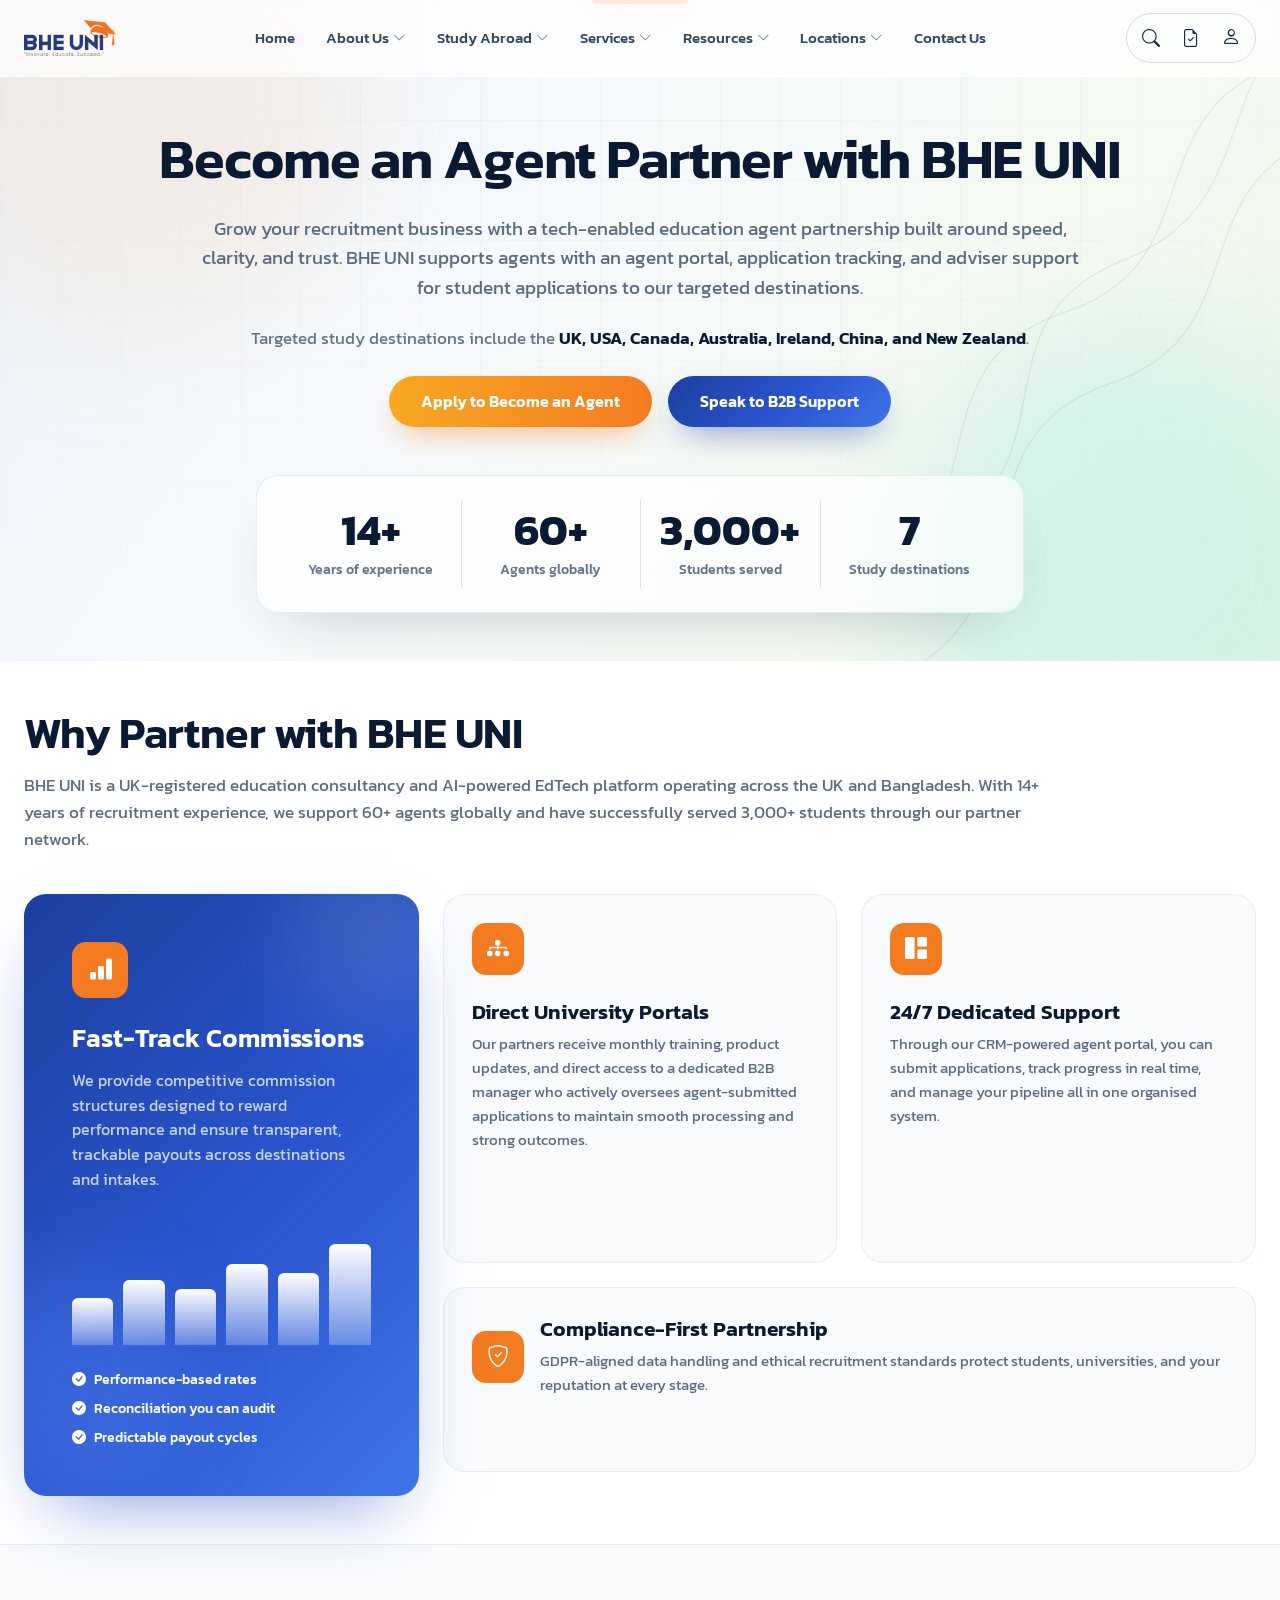
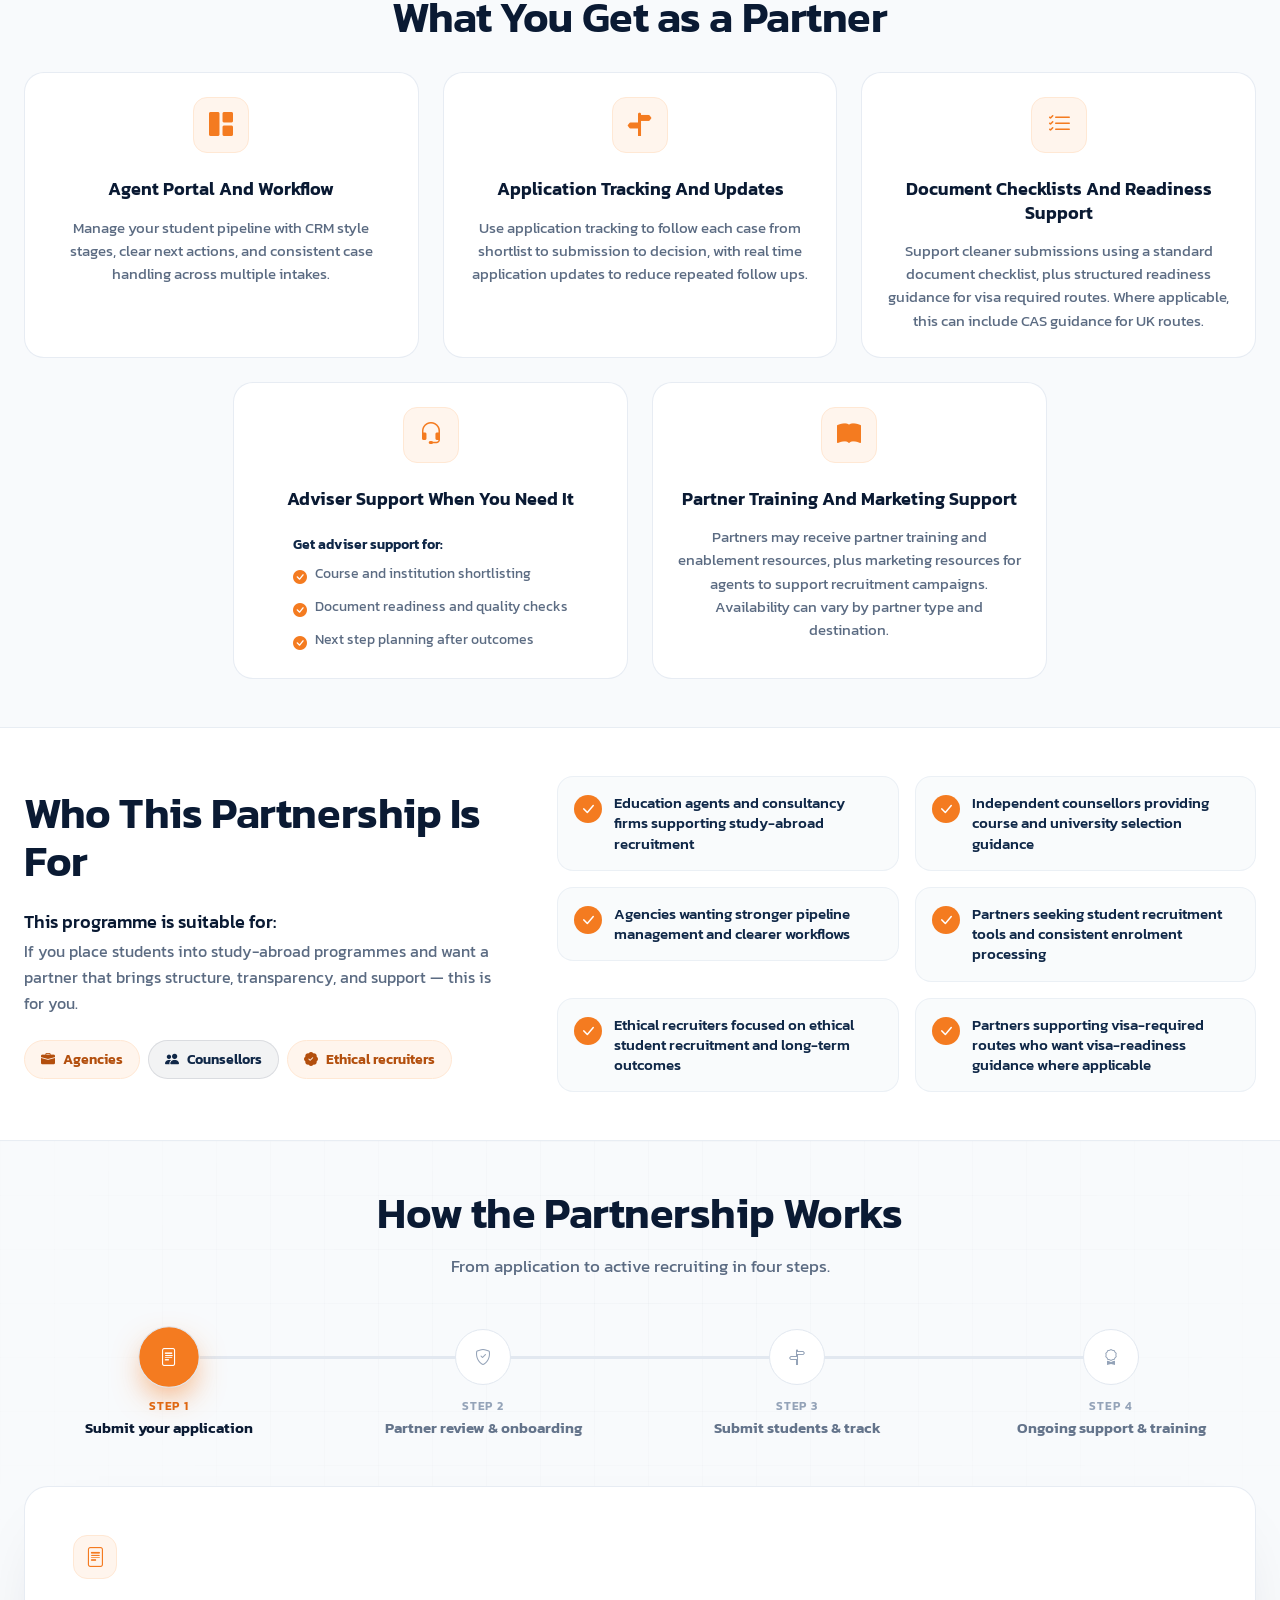
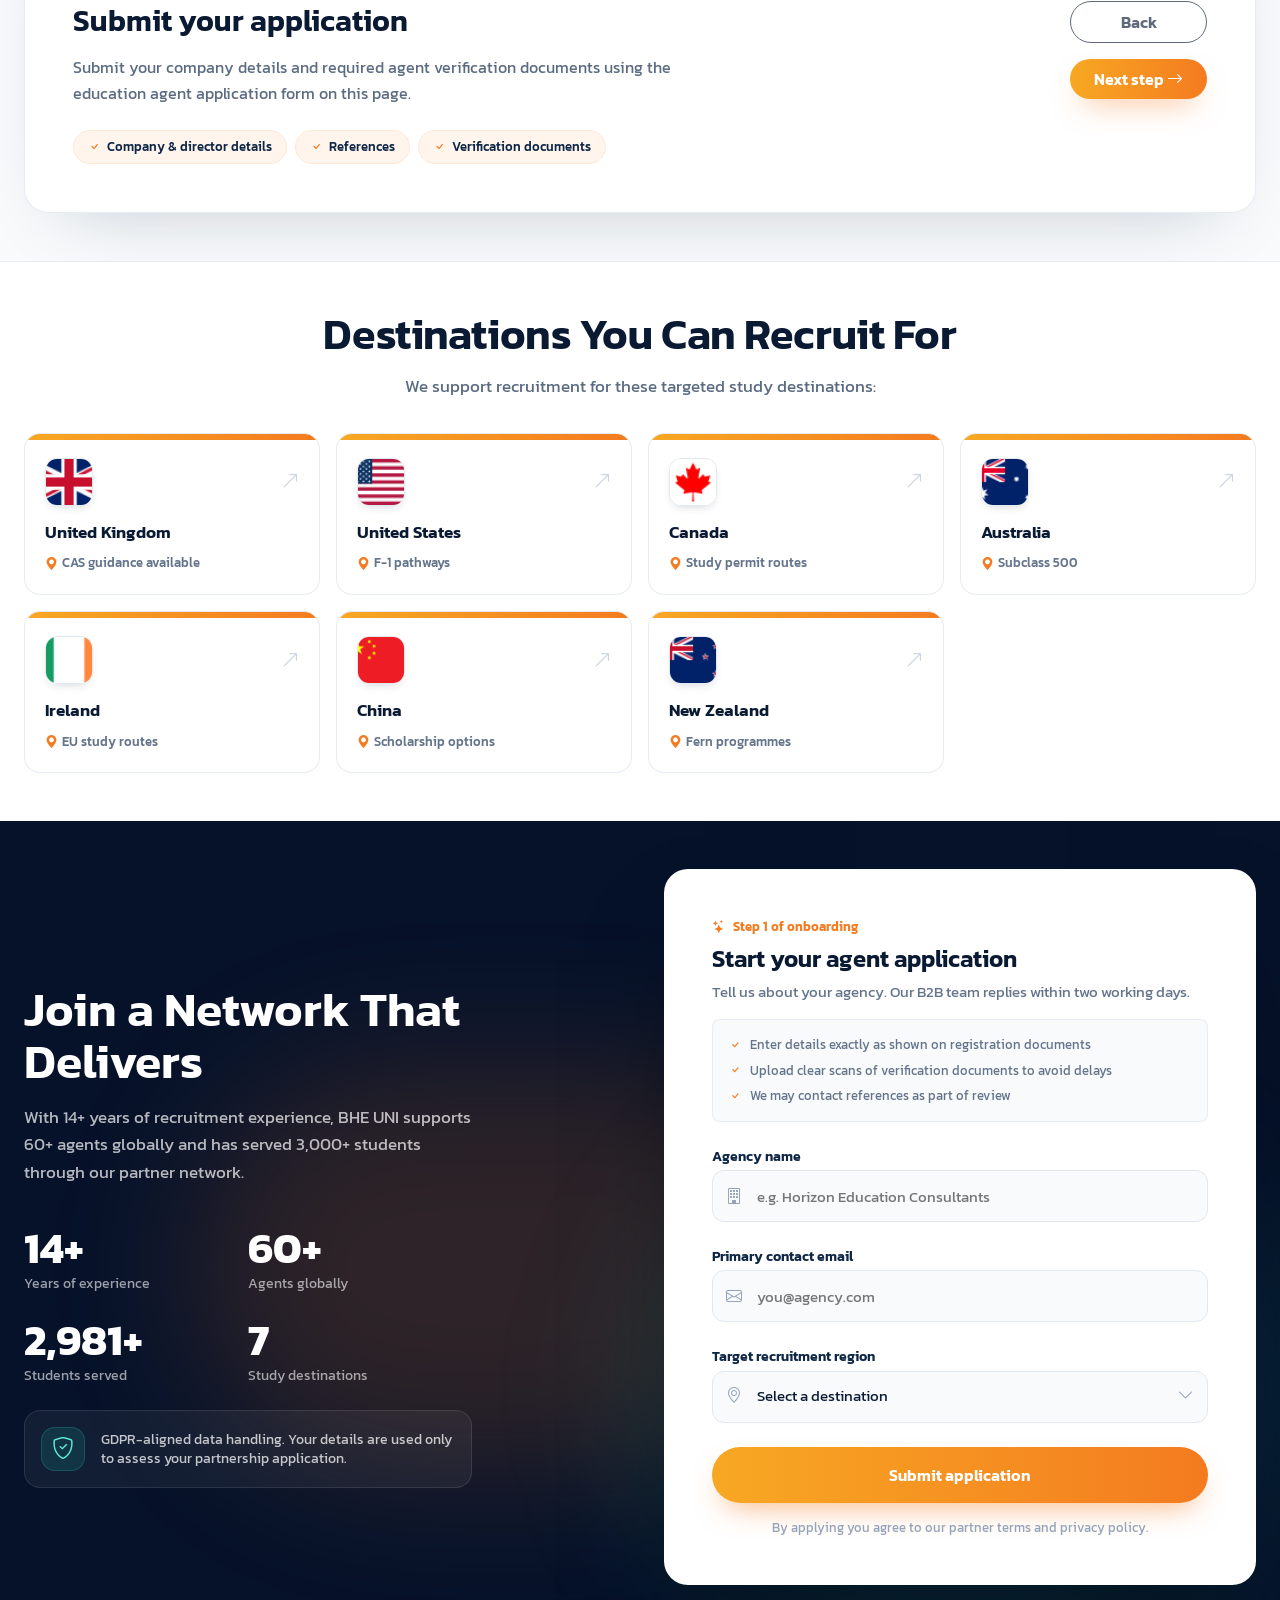
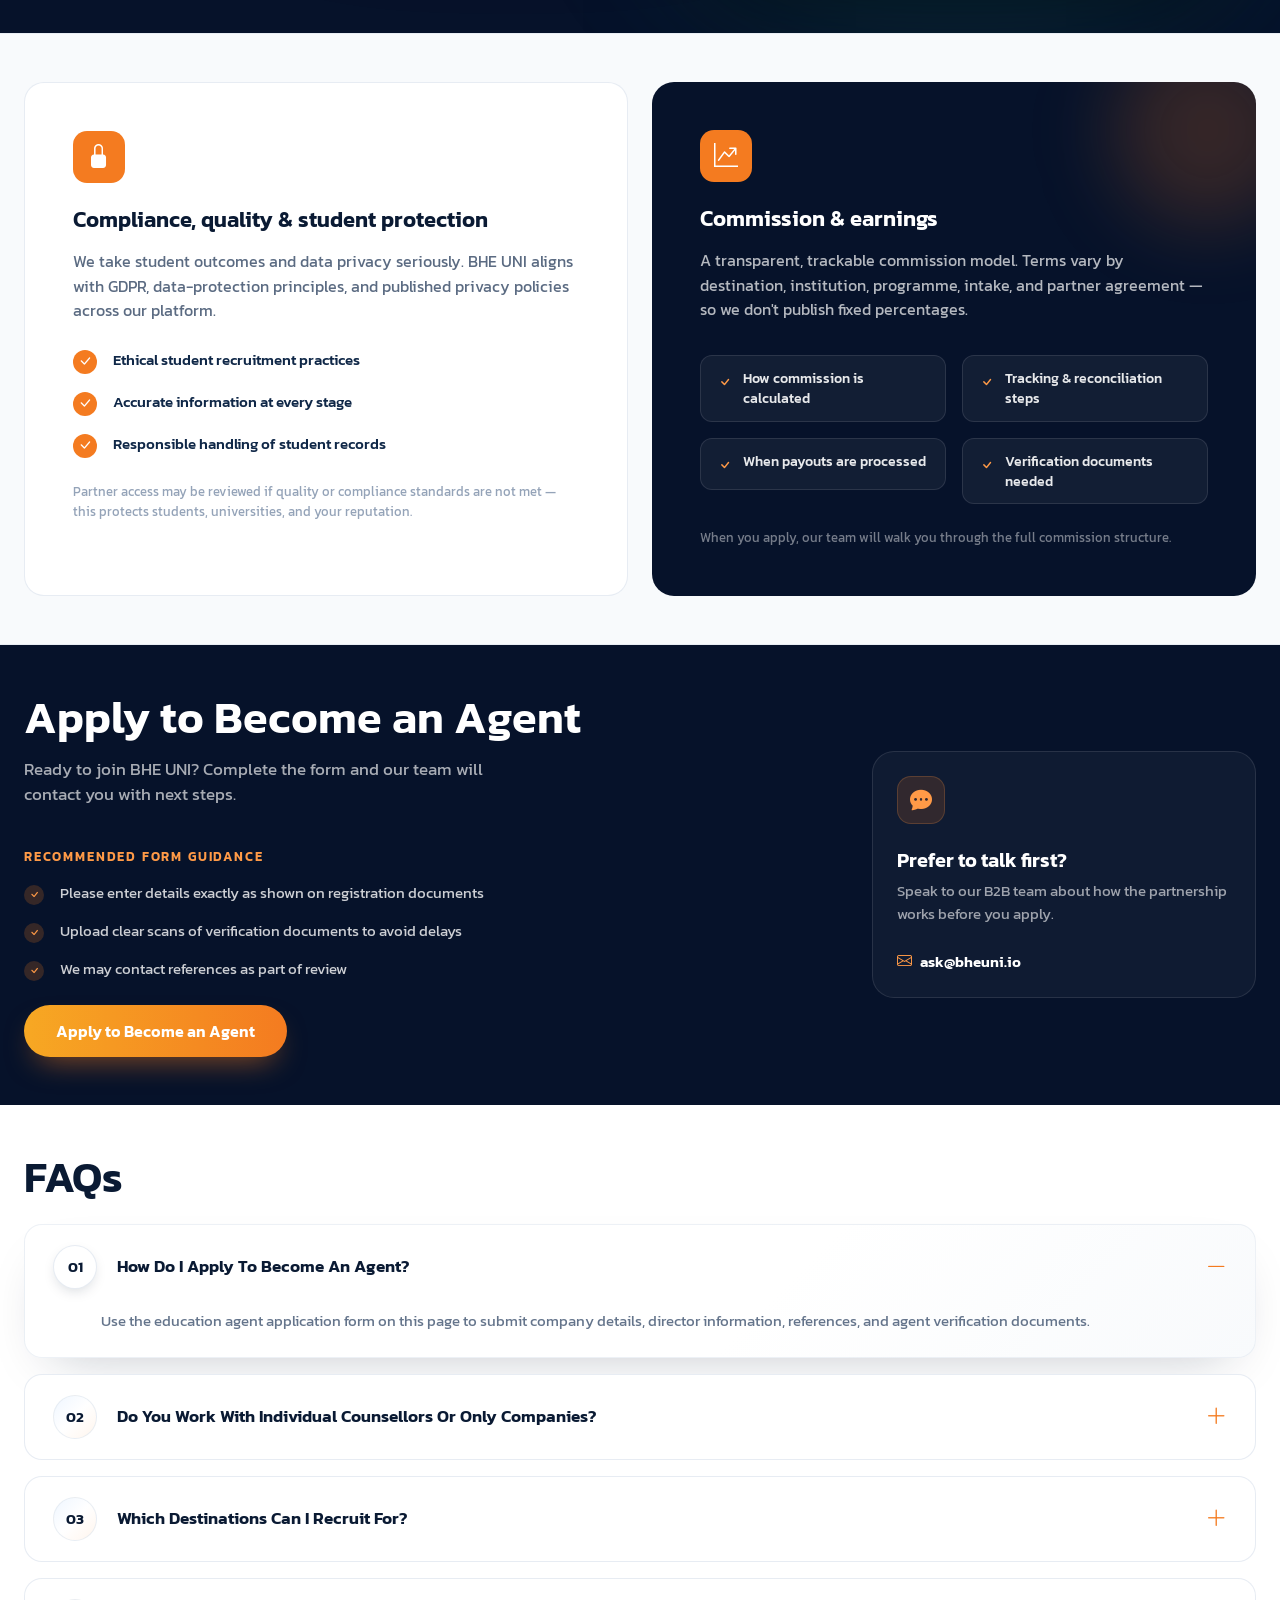
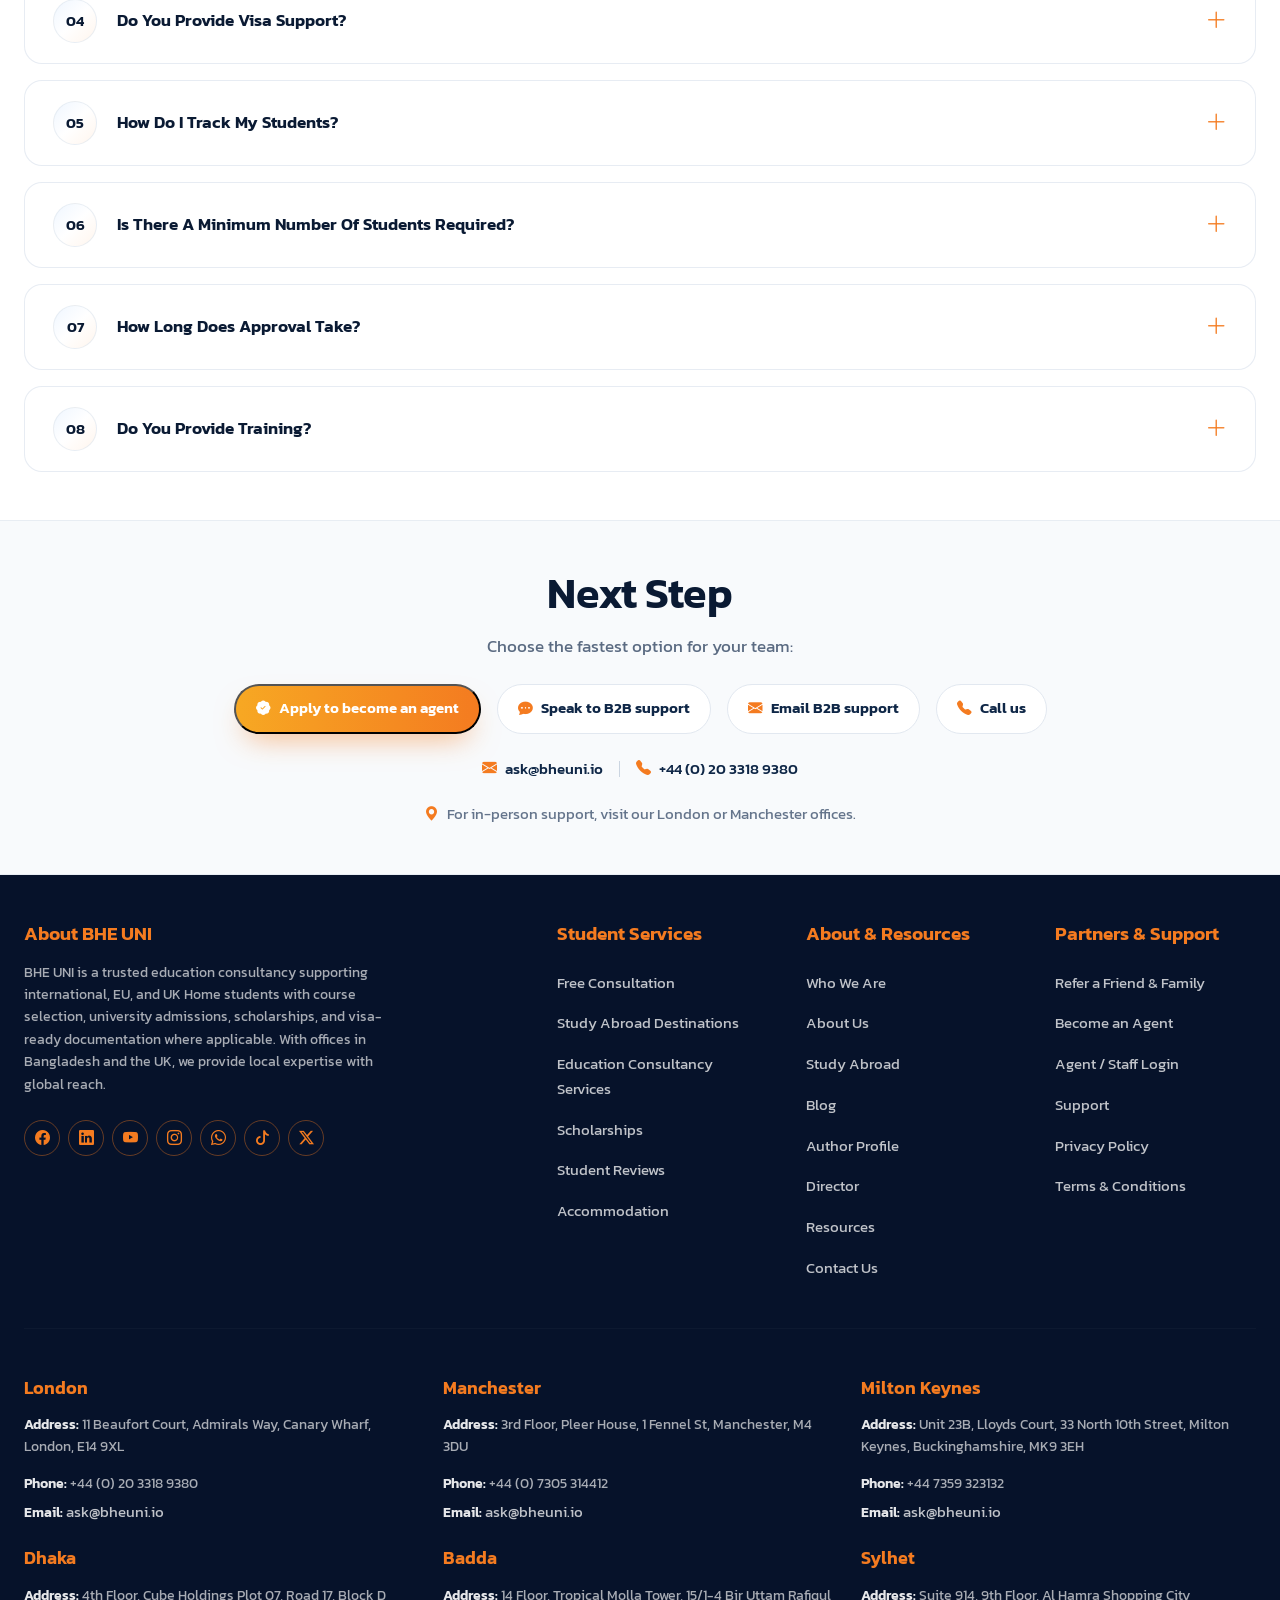
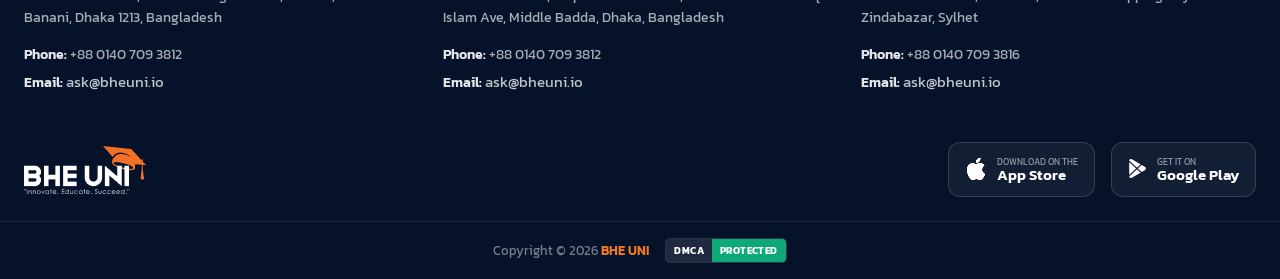
<file: index.html>
<!DOCTYPE html>
<html lang="en">
<head>
  <meta charset="UTF-8" />
  <meta name="viewport" content="width=device-width, initial-scale=1.0" />
  <title>BHE UNI</title>
  <link rel="icon" href="bootstrap/assets/bhe-uni-logo.png" />
  <meta http-equiv="refresh" content="0; url=bootstrap/BHE%20UNI%20-%20Become%20an%20Agent.html" />
  <script>
    // GitHub Pages entry point — forward to the main page
    location.replace('bootstrap/BHE%20UNI%20-%20Become%20an%20Agent.html');
  </script>
</head>
<body style="font-family:system-ui,sans-serif;background:#06122a;color:#fff;display:grid;place-items:center;height:100vh;margin:0;">
  <p>Loading BHE UNI… <a href="bootstrap/BHE%20UNI%20-%20Become%20an%20Agent.html" style="color:#f47b20;">Enter site</a></p>
</body>
</html>
</file>
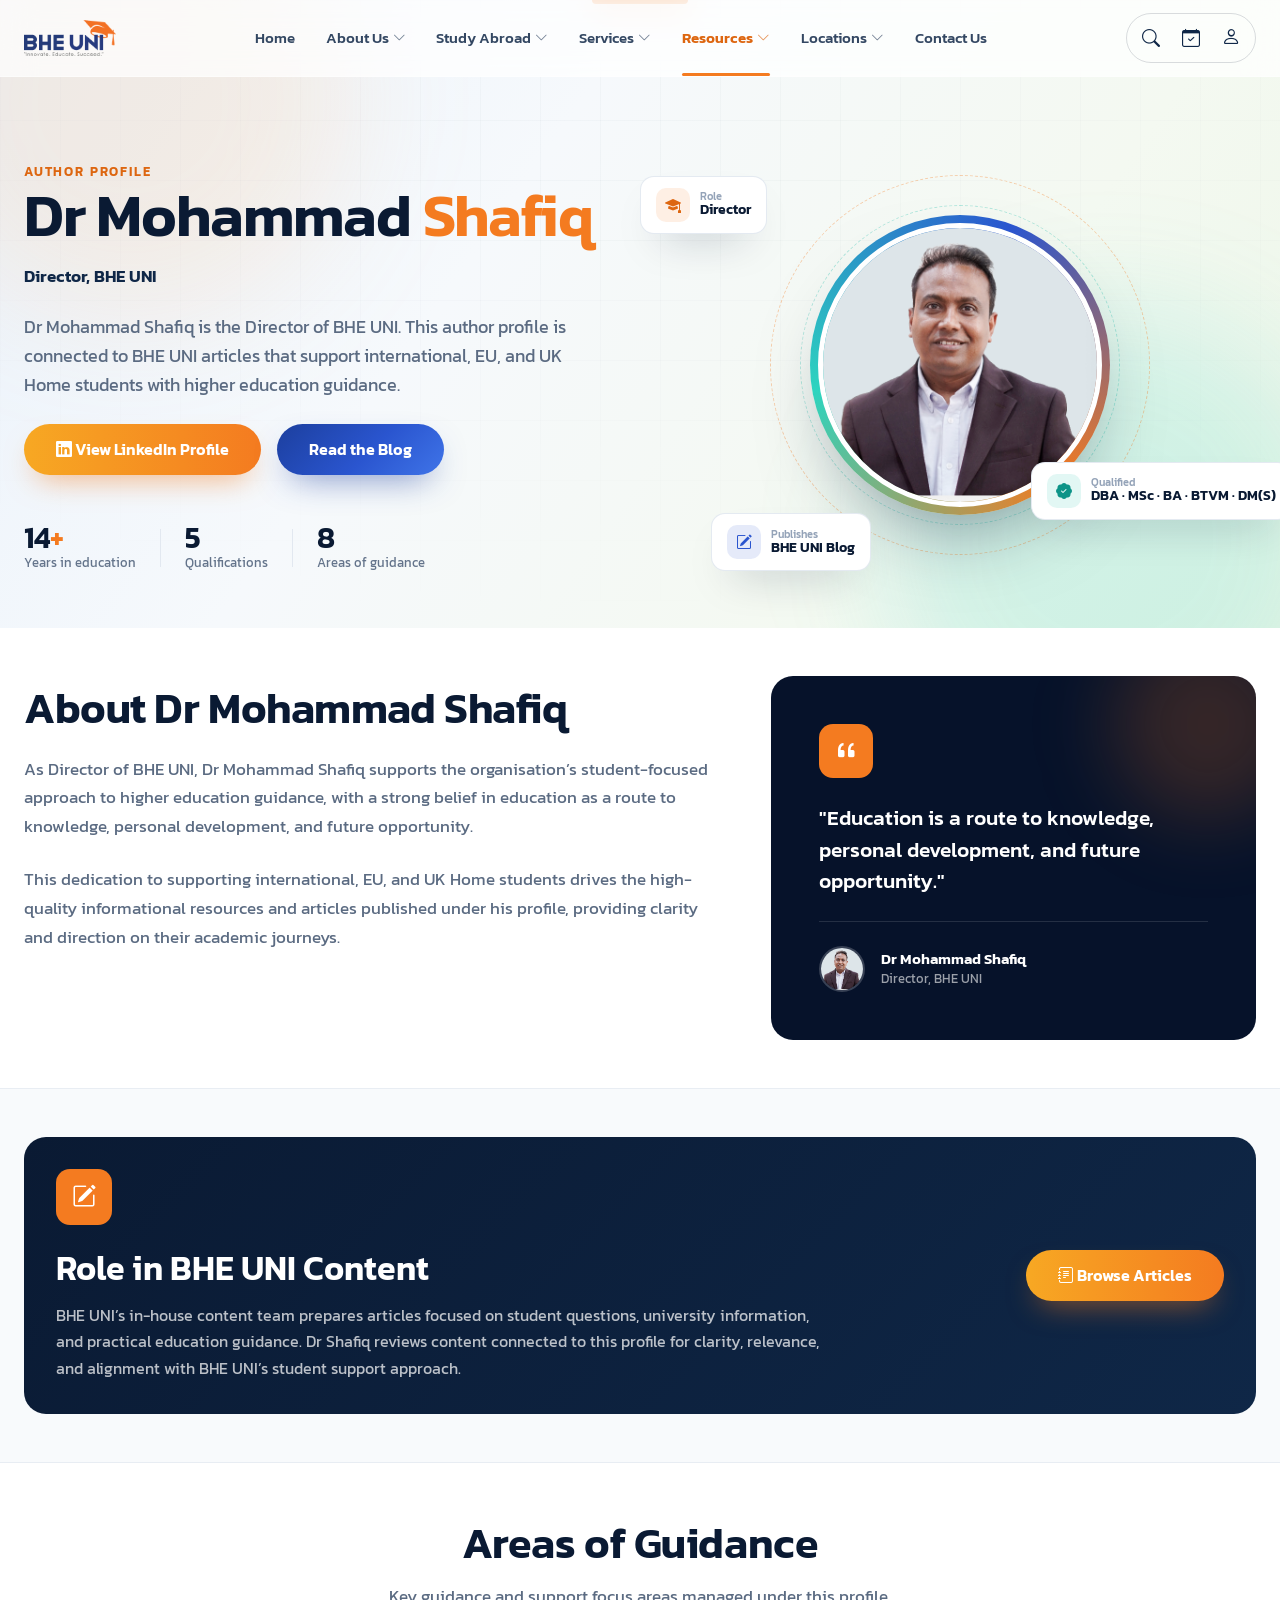
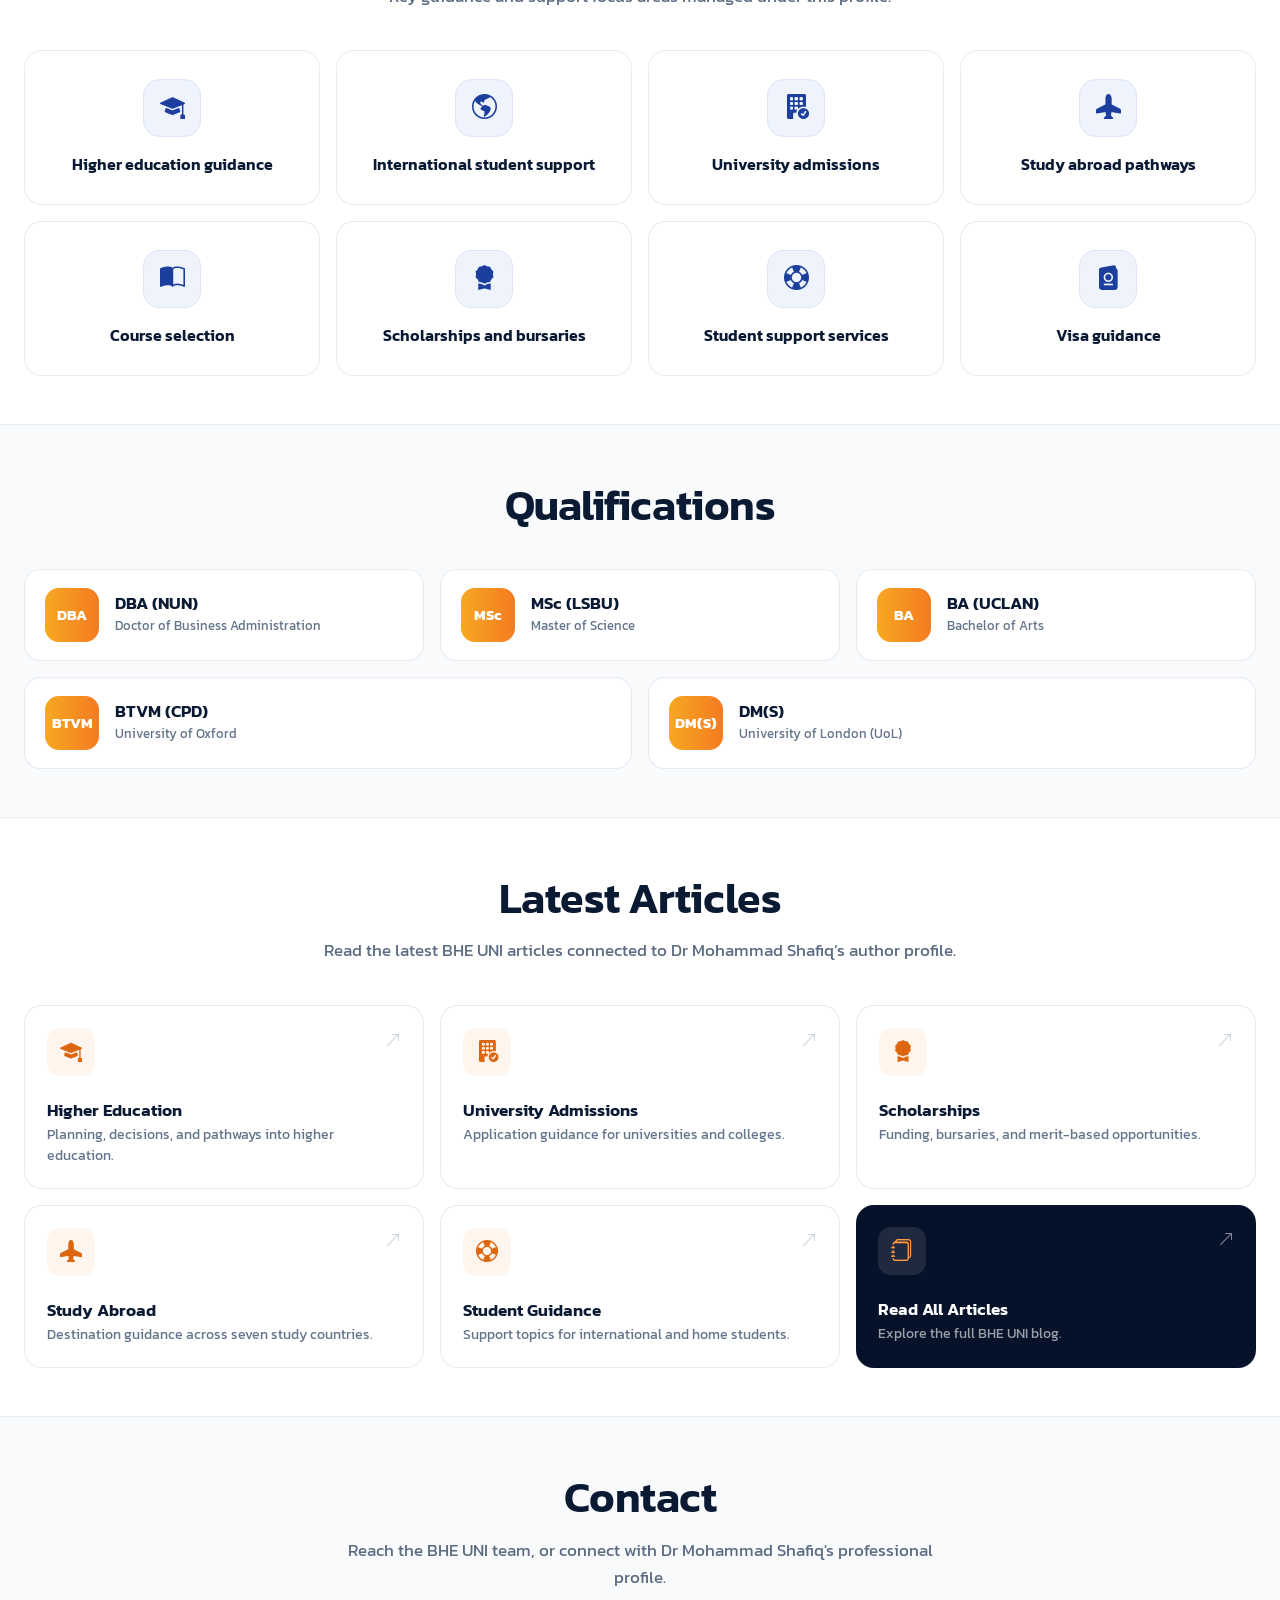
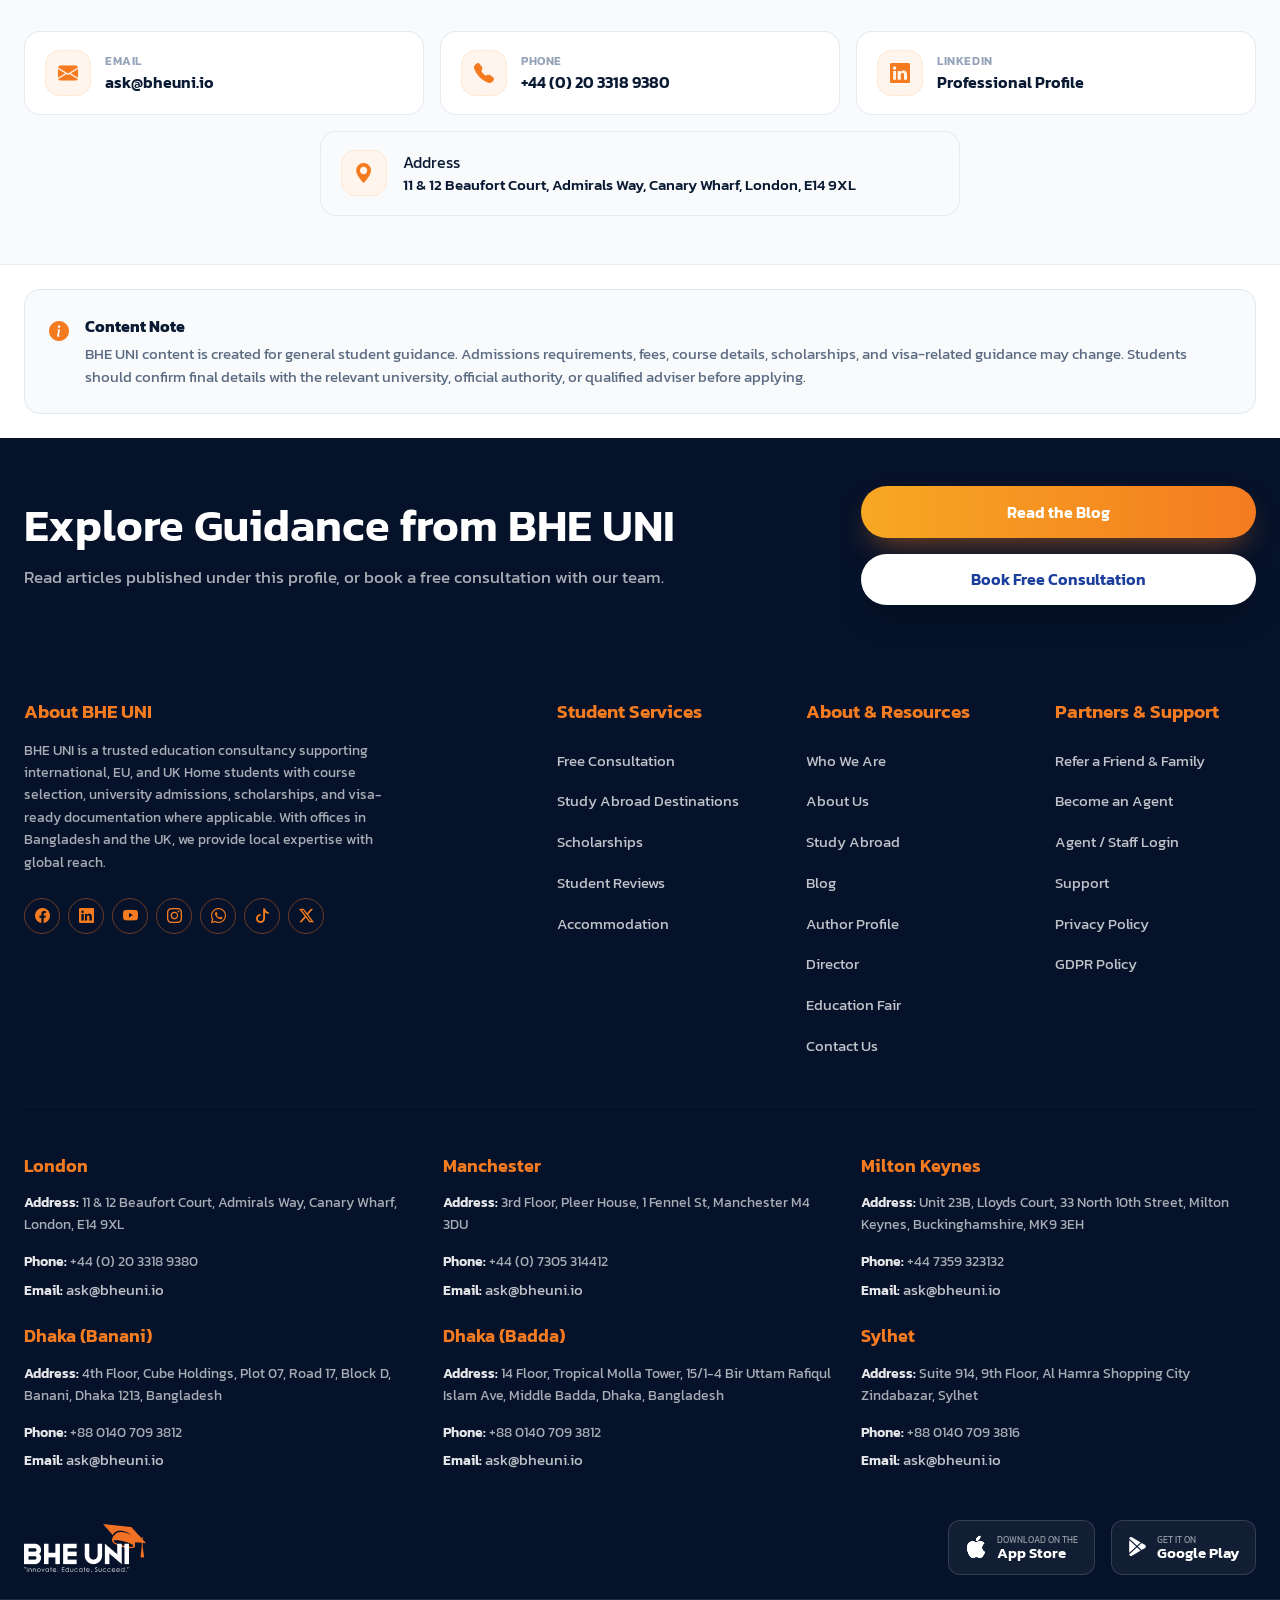
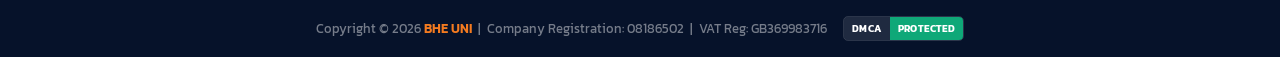
<file: bootstrap/Author - Dr Mohammad Shafiq.html>
<!DOCTYPE html>
<html lang="en">
<head>
  <meta charset="UTF-8" />
  <meta name="viewport" content="width=device-width, initial-scale=1.0" />
  <title>BHE UNI — Dr Mohammad Shafiq, Author Profile</title>

  <link rel="preconnect" href="https://fonts.googleapis.com" />
  <link rel="preconnect" href="https://fonts.gstatic.com" crossorigin />
  <link href="https://fonts.googleapis.com/css2?family=Kanit:wght@300;400;500;600;700;800&display=swap" rel="stylesheet" />

  <link href="https://cdn.jsdelivr.net/npm/bootstrap@5.3.3/dist/css/bootstrap.min.css" rel="stylesheet" integrity="sha384-QWTKZyjpPEjISv5WaRU9OFeRpok6YctnYmDr5pNlyT2bRjXh0JMhjY6hW+ALEwIH" crossorigin="anonymous" />
  <link href="https://cdn.jsdelivr.net/npm/bootstrap-icons@1.11.3/font/bootstrap-icons.min.css" rel="stylesheet" />
  <link href="styles.css" rel="stylesheet" />
</head>
<body>

<!-- ===================== HEADER ===================== -->
<header class="site-header" id="siteHeader">
  <div class="container-xxl px-3 px-sm-4">
    <div class="d-flex align-items-center justify-content-between" style="height:76px;">
      <a href="https://bheuni.io/" target="_blank" rel="noopener" class="d-flex align-items-center flex-shrink-0">
        <img src="assets/bhe-uni-logo.png" alt="BHE UNI" style="height:36px;width:auto;" />
      </a>

      <nav class="d-none d-lg-flex align-items-center">
        <ul class="bhe-nav">
          <li><a href="https://bheuni.io/" target="_blank" rel="noopener" class="nav-link-bhe">Home</a></li>
          <li class="bhe-drop">
            <a href="We Are BHE UNI.html" class="nav-link-bhe">About Us <i class="bi bi-chevron-down" style="font-size:13px;opacity:.7;"></i></a>
            <ul class="bhe-menu">
              <li><a href="We Are BHE UNI.html">Who We Are</a></li>
              <li><a href="https://bheuni.io/teams" target="_blank" rel="noopener">Our Team</a></li>
              <li><a href="https://bheuni.io/testimonial" target="_blank" rel="noopener">Testimonials</a></li>
              <li><a href="https://bheuni.io/career-with-us" target="_blank" rel="noopener">Careers</a></li>
              <li><a href="Author - Dr Mohammad Shafiq.html">Author</a></li>
              <li><a href="Director - Dr Mohammad Shafiq.html">Director</a></li>
            </ul>
          </li>
          <li class="bhe-drop">
            <a href="https://bheuni.io/study-abroad" target="_blank" rel="noopener" class="nav-link-bhe">Study Abroad <i class="bi bi-chevron-down" style="font-size:13px;opacity:.7;"></i></a>
            <ul class="bhe-menu">
              <li class="bhe-sub">
                <a href="https://bheuni.io/study-abroad" target="_blank" rel="noopener">Country <i class="bi bi-chevron-right"></i></a>
                <ul class="bhe-submenu">
                  <li><a href="https://bheuni.io/study-in-uk" target="_blank" rel="noopener">Study in UK</a></li>
                  <li><a href="https://bheuni.io/study-in-usa" target="_blank" rel="noopener">Study in USA</a></li>
                  <li><a href="https://bheuni.io/study-in-canada" target="_blank" rel="noopener">Study in Canada</a></li>
                  <li><a href="https://bheuni.io/study-in-australia" target="_blank" rel="noopener">Study in Australia</a></li>
                  <li><a href="https://bheuni.io/study-in-new-zealand" target="_blank" rel="noopener">Study in New Zealand</a></li>
                  <li><a href="https://bheuni.io/study-in-ireland" target="_blank" rel="noopener">Study in Ireland</a></li>
                  <li><a href="https://bheuni.io/study-in-china" target="_blank" rel="noopener">Study in China</a></li>
                </ul>
              </li>
              <li><a href="https://bheuni.io/universities" target="_blank" rel="noopener">University</a></li>
              <li class="bhe-sub">
                <a href="#">Courses <i class="bi bi-chevron-right"></i></a>
                <ul class="bhe-submenu">
                  <li><a href="https://bheuni.io/course-search?level_id=1&from_url=home" target="_blank" rel="noopener">Undergraduate</a></li>
                  <li><a href="https://bheuni.io/course-search?level_id=2&from_url=home" target="_blank" rel="noopener">Postgraduate</a></li>
                  <li><a href="https://bheuni.io/course-search?level_id=4&from_url=home" target="_blank" rel="noopener">PhD / Research</a></li>
                  <li><a href="https://bheuni.io/course-search?level_id=3&from_url=home" target="_blank" rel="noopener">Foundation</a></li>
                </ul>
              </li>
              <li class="bhe-sub">
                <a href="https://bheuni.io/scholarships" target="_blank" rel="noopener">Scholarships <i class="bi bi-chevron-right"></i></a>
                <ul class="bhe-submenu">
                  <li><a href="https://bheuni.io/scholarships-in-uk" target="_blank" rel="noopener">Scholarship in UK</a></li>
                  <li><a href="https://bheuni.io/scholarships-in-usa" target="_blank" rel="noopener">Scholarship in USA</a></li>
                  <li><a href="https://bheuni.io/scholarships-in-canada" target="_blank" rel="noopener">Scholarship in Canada</a></li>
                  <li><a href="https://bheuni.io/scholarships-in-australia" target="_blank" rel="noopener">Scholarship in Australia</a></li>
                  <li><a href="https://bheuni.io/scholarships-in-ireland" target="_blank" rel="noopener">Scholarship in Ireland</a></li>
                  <li><a href="https://bheuni.io/scholarships-in-new-zealand" target="_blank" rel="noopener">Scholarship in New Zealand</a></li>
                  <li><a href="https://bheuni.io/scholarships-in-china" target="_blank" rel="noopener">Scholarship in China</a></li>
                </ul>
              </li>
            </ul>
          </li>
          <li class="bhe-drop">
            <a href="https://bheuni.io/services" target="_blank" rel="noopener" class="nav-link-bhe">Services <i class="bi bi-chevron-down" style="font-size:13px;opacity:.7;"></i></a>
            <ul class="bhe-menu">
              <li><a href="Immigration and Visa Assistance.html">Visa &amp; Immigration Assistance</a></li>
              <li><a href="https://bheuni.io/accomodation" target="_blank" rel="noopener">Student Accommodation</a></li>
              <li><a href="International Student Support.html">International Student Support</a></li>
              <li class="bhe-sub">
                <a href="https://bheuni.io/eu-home-students" target="_blank" rel="noopener">EU &amp; Home Student Guidance <i class="bi bi-chevron-right"></i></a>
                <ul class="bhe-submenu">
                  <li><a href="https://bheuni.io/first-loan" target="_blank" rel="noopener">First Degree Loan</a></li>
                  <li><a href="https://bheuni.io/second-loan" target="_blank" rel="noopener">Second Degree Loan</a></li>
                </ul>
              </li>
              <li><a href="BHE UNI - Become an Agent.html">Become an Agent</a></li>
            </ul>
          </li>
          <li class="bhe-drop">
            <a href="https://bheuni.io/blogs" target="_blank" rel="noopener" class="nav-link-bhe active">Resources <i class="bi bi-chevron-down" style="font-size:13px;opacity:.7;"></i></a>
            <ul class="bhe-menu">
              <li><a href="https://bheuni.io/blogs" target="_blank" rel="noopener">Blogs</a></li>
              <li><a href="https://bheuni.io/ielts" target="_blank" rel="noopener">IELTS</a></li>
              <li><a href="https://bheuni.io/duolingo" target="_blank" rel="noopener">Duolingo</a></li>
              <li><a href="https://bheuni.io/toefl" target="_blank" rel="noopener">TOEFL</a></li>
              <li><a href="https://bheuni.io/pte" target="_blank" rel="noopener">PTE</a></li>
              <li><a href="https://bheuni.io/oietc" target="_blank" rel="noopener">OIETC / Oxford ELLT</a></li>
              <li><a href="https://bheuni.io/moi" target="_blank" rel="noopener">MOI</a></li>
              <li><a href="https://bheuni.io/videos" target="_blank" rel="noopener">Videos</a></li>
              <li><a href="https://bheuni.io/news-event" target="_blank" rel="noopener">News &amp; Events</a></li>
              <li><a href="https://bheuni.io/study-guide-choosing-education-agent" target="_blank" rel="noopener">Student Guide</a></li>
            </ul>
          </li>
          <li class="bhe-drop">
            <a href="#" class="nav-link-bhe">Locations <i class="bi bi-chevron-down" style="font-size:13px;opacity:.7;"></i></a>
            <ul class="bhe-menu">
              <li class="bhe-sub">
                <a href="https://bheuni.io/bangladesh" target="_blank" rel="noopener">Bangladesh <i class="bi bi-chevron-right"></i></a>
                <ul class="bhe-submenu">
                  <li><a href="https://bheuni.io/study-abroad-consultants-in-dhaka" target="_blank" rel="noopener">Dhaka Office</a></li>
                  <li><a href="https://bheuni.io/study-abroad-consultants-in-sylhet" target="_blank" rel="noopener">Sylhet Office</a></li>
                </ul>
              </li>
              <li class="bhe-sub">
                <a href="https://bheuni.io/united-kingdom" target="_blank" rel="noopener">United Kingdom <i class="bi bi-chevron-right"></i></a>
                <ul class="bhe-submenu">
                  <li><a href="https://bheuni.io/london-office" target="_blank" rel="noopener">London Office (Head Office)</a></li>
                  <li><a href="https://bheuni.io/manchester-office" target="_blank" rel="noopener">Manchester Office</a></li>
                </ul>
              </li>
            </ul>
          </li>
          <li><a href="Contact Us.html" class="nav-link-bhe">Contact Us</a></li>
        </ul>
      </nav>

      <div class="d-flex align-items-center gap-3 flex-shrink-0">
        <div class="icon-pill d-none d-sm-inline-flex">
          <button class="icon-btn" aria-label="Search"><i class="bi bi-search" style="font-size:18px;"></i></button>
          <button class="icon-btn" aria-label="Consultation" data-scroll="#contact"><i class="bi bi-calendar-check" style="font-size:18px;"></i></button>
          <div class="position-relative">
            <button class="icon-btn" id="accountBtn" aria-label="Account"><i class="bi bi-person" style="font-size:19px;"></i></button>
            <div class="portal-pop" id="portalPop">
              <div class="portal-card">
                <div class="d-flex align-items-start gap-3">
                  <div class="flex-grow-1">
                    <h3 class="font-display fw-semi mb-1" style="font-size:21px;">Student Portal</h3>
                    <p class="mb-0" style="font-size:14.5px;line-height:1.5;color:#64748b;">Login or Sign up to access the <span class="fw-semi text-brand">BHE Uni</span> student portal</p>
                  </div>
                  <div class="portal-art">
                    <svg viewBox="0 0 64 64" width="58" height="58" fill="none">
                      <path d="M32 12 8 21l24 9 24-9-24-9z" fill="#1f3a8a"/>
                      <path d="M18 27v9c0 3 6.3 5.5 14 5.5S46 39 46 36v-9l-14 5.2L18 27z" fill="#2a55cf"/>
                      <path d="M56 21v10" stroke="#1f3a8a" stroke-width="2.2" stroke-linecap="round"/>
                      <circle cx="56" cy="33" r="2.4" fill="#f47b20"/>
                      <circle cx="32" cy="46" r="10" fill="#fcd9bd"/>
                      <path d="M22 56a10 10 0 0 1 20 0z" fill="#f47b20"/>
                    </svg>
                  </div>
                </div>
                <div class="d-flex gap-3 mt-4">
                  <button class="btn btn-ghost-navy flex-fill py-2" data-auth="signin">Sign in</button>
                  <button class="btn btn-brand flex-fill py-2" data-auth="signup">Sign up</button>
                </div>
              </div>
            </div>
          </div>
        </div>
        <button class="btn p-2 d-lg-none" id="menuToggle" aria-label="Menu"><i class="bi bi-list" style="font-size:26px;color:var(--navy-900);"></i></button>
      </div>
    </div>
  </div>
  <div class="d-lg-none border-top bg-white px-3 py-2" id="mobileMenu" style="display:none!important;">
    <a href="https://bheuni.io/" target="_blank" rel="noopener" class="d-block py-2 px-2 rounded nav-link-bhe">Home</a>
      <details class="m-grp">
        <summary>About Us <i class="bi bi-chevron-down"></i></summary>
        <div class="m-sub">
          <a href="We Are BHE UNI.html">Who We Are</a>
          <a href="https://bheuni.io/teams" target="_blank" rel="noopener">Our Team</a>
          <a href="https://bheuni.io/testimonial" target="_blank" rel="noopener">Testimonials</a>
          <a href="https://bheuni.io/career-with-us" target="_blank" rel="noopener">Careers</a>
          <a href="Author - Dr Mohammad Shafiq.html">Author</a>
          <a href="Director - Dr Mohammad Shafiq.html">Director</a>
        </div>
      </details>
      <details class="m-grp">
        <summary>Study Abroad <i class="bi bi-chevron-down"></i></summary>
        <div class="m-sub">
          <a href="https://bheuni.io/study-abroad" target="_blank" rel="noopener">All Study Abroad</a>
          <details class="m-grp"><summary>Country <i class="bi bi-chevron-down"></i></summary><div class="m-sub2">
            <a href="https://bheuni.io/study-in-uk" target="_blank" rel="noopener">Study in UK</a>
            <a href="https://bheuni.io/study-in-usa" target="_blank" rel="noopener">Study in USA</a>
            <a href="https://bheuni.io/study-in-canada" target="_blank" rel="noopener">Study in Canada</a>
            <a href="https://bheuni.io/study-in-australia" target="_blank" rel="noopener">Study in Australia</a>
            <a href="https://bheuni.io/study-in-new-zealand" target="_blank" rel="noopener">Study in New Zealand</a>
            <a href="https://bheuni.io/study-in-ireland" target="_blank" rel="noopener">Study in Ireland</a>
            <a href="https://bheuni.io/study-in-china" target="_blank" rel="noopener">Study in China</a>
          </div></details>
          <a href="https://bheuni.io/universities" target="_blank" rel="noopener">University</a>
          <details class="m-grp"><summary>Courses <i class="bi bi-chevron-down"></i></summary><div class="m-sub2">
            <a href="https://bheuni.io/course-search?level_id=1&from_url=home" target="_blank" rel="noopener">Undergraduate</a>
            <a href="https://bheuni.io/course-search?level_id=2&from_url=home" target="_blank" rel="noopener">Postgraduate</a>
            <a href="https://bheuni.io/course-search?level_id=4&from_url=home" target="_blank" rel="noopener">PhD / Research</a>
            <a href="https://bheuni.io/course-search?level_id=3&from_url=home" target="_blank" rel="noopener">Foundation</a>
          </div></details>
          <details class="m-grp"><summary>Scholarships <i class="bi bi-chevron-down"></i></summary><div class="m-sub2">
            <a href="https://bheuni.io/scholarships-in-uk" target="_blank" rel="noopener">Scholarship in UK</a>
            <a href="https://bheuni.io/scholarships-in-usa" target="_blank" rel="noopener">Scholarship in USA</a>
            <a href="https://bheuni.io/scholarships-in-canada" target="_blank" rel="noopener">Scholarship in Canada</a>
            <a href="https://bheuni.io/scholarships-in-australia" target="_blank" rel="noopener">Scholarship in Australia</a>
            <a href="https://bheuni.io/scholarships-in-ireland" target="_blank" rel="noopener">Scholarship in Ireland</a>
            <a href="https://bheuni.io/scholarships-in-new-zealand" target="_blank" rel="noopener">Scholarship in New Zealand</a>
            <a href="https://bheuni.io/scholarships-in-china" target="_blank" rel="noopener">Scholarship in China</a>
          </div></details>
        </div>
      </details>
      <details class="m-grp">
        <summary>Services <i class="bi bi-chevron-down"></i></summary>
        <div class="m-sub">
          <a href="https://bheuni.io/services" target="_blank" rel="noopener">All Services</a>
          <a href="Immigration and Visa Assistance.html">Visa & Immigration Assistance</a>
          <a href="https://bheuni.io/accomodation" target="_blank" rel="noopener">Student Accommodation</a>
          <a href="International Student Support.html">International Student Support</a>
          <details class="m-grp"><summary>EU & Home Student Guidance <i class="bi bi-chevron-down"></i></summary><div class="m-sub2">
            <a href="https://bheuni.io/first-loan" target="_blank" rel="noopener">First Degree Loan</a>
            <a href="https://bheuni.io/second-loan" target="_blank" rel="noopener">Second Degree Loan</a>
          </div></details>
          <a href="BHE UNI - Become an Agent.html">Become an Agent</a>
        </div>
      </details>
      <details class="m-grp">
        <summary>Resources <i class="bi bi-chevron-down"></i></summary>
        <div class="m-sub">
          <a href="https://bheuni.io/blogs" target="_blank" rel="noopener">Blogs</a>
          <a href="https://bheuni.io/ielts" target="_blank" rel="noopener">IELTS</a>
          <a href="https://bheuni.io/duolingo" target="_blank" rel="noopener">Duolingo</a>
          <a href="https://bheuni.io/toefl" target="_blank" rel="noopener">TOEFL</a>
          <a href="https://bheuni.io/pte" target="_blank" rel="noopener">PTE</a>
          <a href="https://bheuni.io/oietc" target="_blank" rel="noopener">OIETC / Oxford ELLT</a>
          <a href="https://bheuni.io/moi" target="_blank" rel="noopener">MOI</a>
          <a href="https://bheuni.io/videos" target="_blank" rel="noopener">Videos</a>
          <a href="https://bheuni.io/news-event" target="_blank" rel="noopener">News & Events</a>
          <a href="https://bheuni.io/study-guide-choosing-education-agent" target="_blank" rel="noopener">Student Guide</a>
        </div>
      </details>
      <details class="m-grp">
        <summary>Locations <i class="bi bi-chevron-down"></i></summary>
        <div class="m-sub">
          <details class="m-grp"><summary>Bangladesh <i class="bi bi-chevron-down"></i></summary><div class="m-sub2">
            <a href="https://bheuni.io/study-abroad-consultants-in-dhaka" target="_blank" rel="noopener">Dhaka Office</a>
            <a href="https://bheuni.io/study-abroad-consultants-in-sylhet" target="_blank" rel="noopener">Sylhet Office</a>
          </div></details>
          <details class="m-grp"><summary>United Kingdom <i class="bi bi-chevron-down"></i></summary><div class="m-sub2">
            <a href="https://bheuni.io/london-office" target="_blank" rel="noopener">London Office (Head Office)</a>
            <a href="https://bheuni.io/manchester-office" target="_blank" rel="noopener">Manchester Office</a>
          </div></details>
        </div>
      </details>
    <a href="Contact Us.html" class="d-block py-2 px-2 rounded nav-link-bhe">Contact Us</a>
    <div class="d-flex gap-2 pt-3 mt-2 border-top">
      <button class="btn btn-ghost-navy flex-fill py-2" data-auth="signin">Sign in</button>
      <button class="btn btn-brand flex-fill py-2" data-auth="signup">Sign up</button>
    </div>
  </div>
</header>

<main id="top">

  <!-- ===================== HERO ===================== -->
  <section class="hero page-hero hero-split">
    <div class="hero-grid"></div>
    <div class="hero-bloom" style="top:-120px;left:-90px;width:440px;height:440px;background:rgba(255,184,119,.16);"></div>
    <div class="hero-bloom" style="bottom:-140px;right:-60px;width:460px;height:460px;background:rgba(45,212,191,.16);"></div>
    <div class="hero-tick"></div>
    <div class="container-xxl px-3 px-sm-4 position-relative">
      <div class="row g-5 align-items-center">
        <!-- LEFT -->
        <div class="col-lg-6">
          <span class="eyebrow">Author Profile</span>
          <h1 class="mb-0">Dr Mohammad <span class="text-brand">Shafiq</span></h1>
          <p class="mt-3 mb-0 fw-semi" style="font-size:17px;color:var(--navy-800);">Director, BHE UNI</p>
          <p class="mt-4 mb-0" style="max-width:560px;font-size:17.5px;line-height:1.65;color:#5b6b82;">
            Dr Mohammad Shafiq is the Director of BHE UNI. This author profile is connected to BHE UNI articles that support international, EU, and UK Home students with higher education guidance.
          </p>
          <div class="d-flex flex-column flex-sm-row gap-3 mt-4">
            <a href="https://www.linkedin.com/in/dr-mohammad-shafiq-476868a3/" target="_blank" rel="noopener" class="btn btn-brand btn-lg"><i class="bi bi-linkedin"></i> View LinkedIn Profile</a>
            <a href="https://bheuni.io/blogs" target="_blank" rel="noopener" class="btn btn-navy-grad btn-lg">Read the Blog</a>
          </div>
          <div class="d-flex flex-wrap align-items-center gap-4 mt-5">
            <div><div class="font-display fw-semi text-navy" style="font-size:30px;line-height:1;">14<span class="text-brand">+</span></div><div style="font-size:13px;color:#64748b;">Years in education</div></div>
            <div style="width:1px;height:38px;background:#e2e8f0;"></div>
            <div><div class="font-display fw-semi text-navy" style="font-size:30px;line-height:1;">5</div><div style="font-size:13px;color:#64748b;">Qualifications</div></div>
            <div style="width:1px;height:38px;background:#e2e8f0;"></div>
            <div><div class="font-display fw-semi text-navy" style="font-size:30px;line-height:1;">8</div><div style="font-size:13px;color:#64748b;">Areas of guidance</div></div>
          </div>
        </div>
        <!-- RIGHT — author photo stage -->
        <div class="col-lg-6">
          <div class="author-stage">
            <div class="author-ring"></div>
            <div class="author-ring two"></div>
            <div class="author-photo">
              <img src="assets/team/shafiq.png" alt="Dr Mohammad Shafiq" />
            </div>
            <div class="author-chip c1">
              <span class="ac-ic" style="background:rgba(244,123,32,.12);color:var(--brand-600);"><i class="bi bi-mortarboard-fill"></i></span>
              <span><span class="ac-k d-block">Role</span><span class="ac-v d-block">Director</span></span>
            </div>
            <div class="author-chip c2">
              <span class="ac-ic" style="background:rgba(20,184,166,.12);color:#0d9488;"><i class="bi bi-patch-check-fill"></i></span>
              <span><span class="ac-k d-block">Qualified</span><span class="ac-v d-block">DBA &middot; MSc &middot; BA &middot; BTVM &middot; DM(S)</span></span>
            </div>
            <div class="author-chip c3">
              <span class="ac-ic" style="background:rgba(42,85,207,.12);color:#2a55cf;"><i class="bi bi-pencil-square"></i></span>
              <span><span class="ac-k d-block">Publishes</span><span class="ac-v d-block">BHE UNI Blog</span></span>
            </div>
          </div>
        </div>
      </div>
    </div>
  </section>

  <!-- ===================== ABOUT ===================== -->
  <section class="section bg-white">
    <div class="container-xxl px-3 px-sm-4">
      <div class="row g-5 align-items-start">
        <div class="col-lg-7 reveal">
          <h2 class="section-title mt-2">About Dr Mohammad Shafiq</h2>
          <p class="mt-4 mb-0" style="font-size:16.5px;line-height:1.75;color:#5b6b82;">
            As Director of BHE UNI, Dr Mohammad Shafiq supports the organisation’s student-focused approach to higher education guidance, with a strong belief in education as a route to knowledge, personal development, and future opportunity.
          </p>
          <p class="mt-4 mb-0" style="font-size:16.5px;line-height:1.75;color:#5b6b82;">
            This dedication to supporting international, EU, and UK Home students drives the high-quality informational resources and articles published under his profile, providing clarity and direction on their academic journeys.
          </p>
        </div>
        <div class="col-lg-5 reveal">
          <div class="comp-dark p-4 p-lg-5 h-100">
            <div class="blob"></div>
            <span class="chip chip-brand position-relative" style="width:54px;height:54px;"><i class="bi bi-quote" style="font-size:26px;"></i></span>
            <p class="position-relative mt-4 mb-0 font-display" style="font-size:21px;line-height:1.5;font-weight:500;">
              "Education is a route to knowledge, personal development, and future opportunity."
            </p>
            <div class="position-relative d-flex align-items-center gap-3 mt-4 pt-4" style="border-top:1px solid rgba(255,255,255,.12);">
              <img src="assets/team/shafiq.png" alt="Dr Mohammad Shafiq" style="width:46px;height:46px;border-radius:50%;object-fit:cover;border:2px solid rgba(255,255,255,.2);" />
              <div>
                <div class="fw-semi" style="font-size:15px;">Dr Mohammad Shafiq</div>
                <div style="font-size:12.5px;color:rgba(255,255,255,.6);">Director, BHE UNI</div>
              </div>
            </div>
          </div>
        </div>
      </div>
    </div>
  </section>

  <!-- ===================== ROLE IN CONTENT ===================== -->
  <section class="section bg-soft-line">
    <div class="container-xxl px-3 px-sm-4">
      <div class="support-card dark reveal">
        <div class="row g-4 align-items-center">
          <div class="col-lg-8">
            <span class="chip" style="width:56px;height:56px;background:var(--brand-500);color:#fff;"><i class="bi bi-pencil-square" style="font-size:24px;"></i></span>
            <h2 class="font-display fw-semi mt-4" style="font-size:clamp(1.6rem,3vw,2.1rem);line-height:1.15;">Role in BHE UNI Content</h2>
            <p class="mt-3 mb-0" style="font-size:15.5px;line-height:1.7;color:rgba(255,255,255,.72);">
              BHE UNI’s in-house content team prepares articles focused on student questions, university information, and practical education guidance. Dr Shafiq reviews content connected to this profile for clarity, relevance, and alignment with BHE UNI’s student support approach.
            </p>
          </div>
          <div class="col-lg-4 text-lg-end">
            <a href="https://bheuni.io/blogs" target="_blank" rel="noopener" class="btn btn-brand btn-lg"><i class="bi bi-journal-text"></i> Browse Articles</a>
          </div>
        </div>
      </div>
    </div>
  </section>

  <!-- ===================== AREAS OF GUIDANCE ===================== -->
  <section class="section bg-white">
    <div class="container-xxl px-3 px-sm-4">
      <div class="text-center mx-auto reveal" style="max-width:640px;">
        <h2 class="section-title mt-2">Areas of Guidance</h2>
        <p class="section-sub mt-3">Key guidance and support focus areas managed under this profile.</p>
      </div>
      <div class="row g-3 mt-4">
        <div class="col-md-6 col-lg-3 reveal"><div class="expertise-tile"><span class="et-ic"><i class="bi bi-mortarboard-fill"></i></span><span class="et-t">Higher education guidance</span></div></div>
        <div class="col-md-6 col-lg-3 reveal"><div class="expertise-tile"><span class="et-ic"><i class="bi bi-globe-americas"></i></span><span class="et-t">International student support</span></div></div>
        <div class="col-md-6 col-lg-3 reveal"><div class="expertise-tile"><span class="et-ic"><i class="bi bi-building-fill-check"></i></span><span class="et-t">University admissions</span></div></div>
        <div class="col-md-6 col-lg-3 reveal"><div class="expertise-tile"><span class="et-ic"><i class="bi bi-airplane-fill"></i></span><span class="et-t">Study abroad pathways</span></div></div>
        <div class="col-md-6 col-lg-3 reveal"><div class="expertise-tile"><span class="et-ic"><i class="bi bi-book-half"></i></span><span class="et-t">Course selection</span></div></div>
        <div class="col-md-6 col-lg-3 reveal"><div class="expertise-tile"><span class="et-ic"><i class="bi bi-award-fill"></i></span><span class="et-t">Scholarships and bursaries</span></div></div>
        <div class="col-md-6 col-lg-3 reveal"><div class="expertise-tile"><span class="et-ic"><i class="bi bi-life-preserver"></i></span><span class="et-t">Student support services</span></div></div>
        <div class="col-md-6 col-lg-3 reveal"><div class="expertise-tile"><span class="et-ic"><i class="bi bi-passport-fill"></i></span><span class="et-t">Visa guidance</span></div></div>
      </div>
    </div>
  </section>

  <!-- ===================== QUALIFICATIONS ===================== -->
  <section class="section bg-soft-line">
    <div class="container-xxl px-3 px-sm-4">
      <div class="text-center mx-auto reveal" style="max-width:640px;">
        <h2 class="section-title mt-2">Qualifications</h2>
      </div>
      <div class="row g-3 mt-4 justify-content-center">
        <div class="col-md-6 col-lg-4 reveal"><div class="qual-card"><span class="qual-badge">DBA</span><div><div class="qual-deg">DBA (NUN)</div><div class="qual-inst">Doctor of Business Administration</div></div></div></div>
        <div class="col-md-6 col-lg-4 reveal"><div class="qual-card"><span class="qual-badge">MSc</span><div><div class="qual-deg">MSc (LSBU)</div><div class="qual-inst">Master of Science</div></div></div></div>
        <div class="col-md-6 col-lg-4 reveal"><div class="qual-card"><span class="qual-badge">BA</span><div><div class="qual-deg">BA (UCLAN)</div><div class="qual-inst">Bachelor of Arts</div></div></div></div>
        <div class="col-md-6 col-lg-6 reveal"><div class="qual-card"><span class="qual-badge">BTVM</span><div><div class="qual-deg">BTVM (CPD)</div><div class="qual-inst">University of Oxford</div></div></div></div>
        <div class="col-md-6 col-lg-6 reveal"><div class="qual-card"><span class="qual-badge">DM(S)</span><div><div class="qual-deg">DM(S)</div><div class="qual-inst">University of London (UoL)</div></div></div></div>
      </div>
    </div>
  </section>

  <!-- ===================== LATEST ARTICLES ===================== -->
  <section class="section bg-white">
    <div class="container-xxl px-3 px-sm-4">
      <div class="text-center mx-auto reveal" style="max-width:680px;">
        <h2 class="section-title mt-2">Latest Articles</h2>
        <p class="section-sub mt-3">Read the latest BHE UNI articles connected to Dr Mohammad Shafiq’s author profile.</p>
      </div>
      <div class="row g-3 mt-4">
        <div class="col-md-6 col-lg-4 reveal"><a href="https://bheuni.io/blogs" target="_blank" rel="noopener" class="topic-card"><i class="bi bi-arrow-up-right tc-arrow"></i><span class="tc-ic"><i class="bi bi-mortarboard-fill"></i></span><h3 class="font-display fw-semi mt-4 mb-1" style="font-size:17px;color:var(--navy-900);">Higher Education</h3><p class="mb-0" style="font-size:13.5px;line-height:1.55;color:#64748b;">Planning, decisions, and pathways into higher education.</p></a></div>
        <div class="col-md-6 col-lg-4 reveal"><a href="https://bheuni.io/blogs" target="_blank" rel="noopener" class="topic-card"><i class="bi bi-arrow-up-right tc-arrow"></i><span class="tc-ic"><i class="bi bi-building-fill-check"></i></span><h3 class="font-display fw-semi mt-4 mb-1" style="font-size:17px;color:var(--navy-900);">University Admissions</h3><p class="mb-0" style="font-size:13.5px;line-height:1.55;color:#64748b;">Application guidance for universities and colleges.</p></a></div>
        <div class="col-md-6 col-lg-4 reveal"><a href="https://bheuni.io/scholarships" target="_blank" rel="noopener" class="topic-card"><i class="bi bi-arrow-up-right tc-arrow"></i><span class="tc-ic"><i class="bi bi-award-fill"></i></span><h3 class="font-display fw-semi mt-4 mb-1" style="font-size:17px;color:var(--navy-900);">Scholarships</h3><p class="mb-0" style="font-size:13.5px;line-height:1.55;color:#64748b;">Funding, bursaries, and merit-based opportunities.</p></a></div>
        <div class="col-md-6 col-lg-4 reveal"><a href="https://bheuni.io/study-abroad" target="_blank" rel="noopener" class="topic-card"><i class="bi bi-arrow-up-right tc-arrow"></i><span class="tc-ic"><i class="bi bi-airplane-fill"></i></span><h3 class="font-display fw-semi mt-4 mb-1" style="font-size:17px;color:var(--navy-900);">Study Abroad</h3><p class="mb-0" style="font-size:13.5px;line-height:1.55;color:#64748b;">Destination guidance across seven study countries.</p></a></div>
        <div class="col-md-6 col-lg-4 reveal"><a href="International Student Support.html" class="topic-card"><i class="bi bi-arrow-up-right tc-arrow"></i><span class="tc-ic"><i class="bi bi-life-preserver"></i></span><h3 class="font-display fw-semi mt-4 mb-1" style="font-size:17px;color:var(--navy-900);">Student Guidance</h3><p class="mb-0" style="font-size:13.5px;line-height:1.55;color:#64748b;">Support topics for international and home students.</p></a></div>
        <div class="col-md-6 col-lg-4 reveal"><a href="https://bheuni.io/blogs" target="_blank" rel="noopener" class="topic-card" style="background:var(--navy-950);border:none;"><i class="bi bi-arrow-up-right tc-arrow" style="color:rgba(255,255,255,.5);"></i><span class="tc-ic" style="background:rgba(255,255,255,.1);color:var(--brand-400);"><i class="bi bi-journals"></i></span><h3 class="font-display fw-semi mt-4 mb-1" style="font-size:17px;color:#fff;">Read All Articles</h3><p class="mb-0" style="font-size:13.5px;line-height:1.55;color:rgba(255,255,255,.6);">Explore the full BHE UNI blog.</p></a></div>
      </div>
    </div>
  </section>

  <!-- ===================== CONTACT ===================== -->
  <section class="section bg-soft-line" id="contact">
    <div class="container-xxl px-3 px-sm-4">
      <div class="text-center mx-auto reveal" style="max-width:640px;">
        <h2 class="section-title mt-2">Contact</h2>
        <p class="section-sub mt-3">Reach the BHE UNI team, or connect with Dr Mohammad Shafiq's professional profile.</p>
      </div>
      <div class="row g-3 mt-4 justify-content-center reveal">
        <div class="col-sm-6 col-lg-4"><a href="mailto:ask@bheuni.io" class="contact-tile"><span class="chip chip-brand-soft" style="width:46px;height:46px;"><i class="bi bi-envelope-fill" style="font-size:20px;"></i></span><div><div class="ct-label">Email</div><div class="ct-value">ask@bheuni.io</div></div></a></div>
        <div class="col-sm-6 col-lg-4"><a href="tel:+442033189380" class="contact-tile"><span class="chip chip-brand-soft" style="width:46px;height:46px;"><i class="bi bi-telephone-fill" style="font-size:20px;"></i></span><div><div class="ct-label">Phone</div><div class="ct-value">+44 (0) 20 3318 9380</div></div></a></div>
        <div class="col-sm-6 col-lg-4"><a href="https://www.linkedin.com/in/dr-mohammad-shafiq-476868a3/" target="_blank" rel="noopener" class="contact-tile"><span class="chip chip-brand-soft" style="width:46px;height:46px;"><i class="bi bi-linkedin" style="font-size:20px;"></i></span><div><div class="ct-label">LinkedIn</div><div class="ct-value">Professional Profile</div></div></a></div>
      </div>
      <div class="d-flex align-items-start gap-3 mt-3 mx-auto reveal" style="max-width:640px;background:#f8fafc;border:1px solid rgba(226,232,240,.8);border-radius:16px;padding:18px 20px;">
        <span class="chip chip-brand-soft" style="width:46px;height:46px;flex:none;"><i class="bi bi-geo-alt-fill" style="font-size:20px;"></i></span>
        <div>
          <div class="ct-label">Address</div>
          <div style="font-size:15px;color:var(--navy-900);font-weight:500;line-height:1.5;">11 &amp; 12 Beaufort Court, Admirals Way, Canary Wharf, London, E14 9XL</div>
        </div>
      </div>
    </div>
  </section>

  <!-- ===================== CONTENT NOTE ===================== -->
  <section class="section bg-white py-4">
    <div class="container-xxl px-3 px-sm-4">
      <div class="p-4 rounded-4" style="background:#f8fafc; border:1px solid #e2e8f0; font-size:14.5px; color:#5b6b82; line-height:1.6;">
        <div class="d-flex gap-3 align-items-start">
          <i class="bi bi-info-circle-fill text-brand" style="font-size:20px; margin-top:2px;"></i>
          <div>
            <strong class="text-navy d-block mb-1" style="font-size:16px;">Content Note</strong>
            BHE UNI content is created for general student guidance. Admissions requirements, fees, course details, scholarships, and visa-related guidance may change. Students should confirm final details with the relevant university, official authority, or qualified adviser before applying.
          </div>
        </div>
      </div>
    </div>
  </section>

  <!-- ===================== CTA ===================== -->
  <section class="section bg-navy text-white">
    <div class="container-xxl px-3 px-sm-4">
      <div class="row g-4 align-items-center">
        <div class="col-lg-8 reveal">
          <h2 class="font-display fw-semi" style="font-size:clamp(1.9rem,4vw,2.8rem);line-height:1.1;">Explore Guidance from BHE UNI</h2>
          <p class="mt-3 mb-0" style="max-width:40rem;font-size:16.5px;color:rgba(255,255,255,.65);">Read articles published under this profile, or book a free consultation with our team.</p>
        </div>
        <div class="col-lg-4 d-flex flex-column flex-sm-row flex-lg-column gap-3 reveal">
          <a href="https://bheuni.io/blogs" target="_blank" rel="noopener" class="btn btn-brand btn-lg">Read the Blog</a>
          <a href="https://bheuni.io/free-consultation" target="_blank" rel="noopener" class="btn btn-white-pill btn-lg">Book Free Consultation</a>
        </div>
      </div>
    </div>
  </section>
</main>

<!-- ===================== FOOTER ===================== -->
<footer class="site-footer">
  <div class="container-xxl px-3 px-sm-4 pt-5 pb-4">
    <div class="row g-4 g-lg-5">
      <div class="col-lg-5">
        <h4 class="footer-head">About BHE UNI</h4>
        <p class="mt-3" style="font-size:14px;line-height:1.6;color:rgba(255,255,255,.65);max-width:24rem;">BHE UNI is a trusted education consultancy supporting international, EU, and UK Home students with course selection, university admissions, scholarships, and visa-ready documentation where applicable. With offices in Bangladesh and the UK, we provide local expertise with global reach.</p>
        <div class="d-flex flex-wrap gap-2 mt-4" id="socialRow"></div>
      </div>
      <div class="col-6 col-lg">
        <h4 class="footer-head">Student Services</h4>
        <ul class="list-unstyled d-flex flex-column gap-3 mt-4 mb-0">
          <li><a class="footer-link" href="https://bheuni.io/free-consultation" target="_blank" rel="noopener">Free Consultation</a></li>
          <li><a class="footer-link" href="https://bheuni.io/study-abroad" target="_blank" rel="noopener">Study Abroad Destinations</a></li>
          <li><a class="footer-link" href="https://bheuni.io/scholarships" target="_blank" rel="noopener">Scholarships</a></li>
          <li><a class="footer-link" href="https://bheuni.io/testimonial" target="_blank" rel="noopener">Student Reviews</a></li>
          <li><a class="footer-link" href="https://bheuni.io/accomodation" target="_blank" rel="noopener">Accommodation</a></li>
        </ul>
      </div>
      <div class="col-6 col-lg">
        <h4 class="footer-head">About &amp; Resources</h4>
        <ul class="list-unstyled d-flex flex-column gap-3 mt-4 mb-0">
          <li><a class="footer-link" href="We Are BHE UNI.html">Who We Are</a></li>
          <li><a class="footer-link" href="We Are BHE UNI.html">About Us</a></li>
          <li><a class="footer-link" href="https://bheuni.io/study-abroad" target="_blank" rel="noopener">Study Abroad</a></li>
          <li><a class="footer-link" href="https://bheuni.io/blogs" target="_blank" rel="noopener">Blog</a></li>
          <li><a class="footer-link" href="Author - Dr Mohammad Shafiq.html">Author Profile</a></li>
          <li><a class="footer-link" href="Director - Dr Mohammad Shafiq.html">Director</a></li>
          <li><a class="footer-link" href="https://bheuni.io/education-fair" target="_blank" rel="noopener">Education Fair</a></li>
          <li><a class="footer-link" href="Contact Us.html">Contact Us</a></li>
        </ul>
      </div>
      <div class="col-6 col-lg">
        <h4 class="footer-head">Partners &amp; Support</h4>
        <ul class="list-unstyled d-flex flex-column gap-3 mt-4 mb-0">
          <li><a class="footer-link" href="https://bheuni.io/referral-program" target="_blank" rel="noopener">Refer a Friend &amp; Family</a></li>
          <li><a class="footer-link" href="BHE UNI - Become an Agent.html">Become an Agent</a></li>
          <li><a class="footer-link" href="https://bheuni.io/staff-login" target="_blank" rel="noopener">Agent / Staff Login</a></li>
          <li><a class="footer-link" href="https://bheuni.io/contact" target="_blank" rel="noopener">Support</a></li>
          <li><a class="footer-link" href="https://bheuni.io/Privacy-Policy" target="_blank" rel="noopener">Privacy Policy</a></li>
          <li><a class="footer-link" href="https://bheuni.io/GDPR-Policy" target="_blank" rel="noopener">GDPR Policy</a></li>
        </ul>
      </div>
    </div>

    <hr style="border-color:rgba(255,255,255,.1);margin:48px 0;" />

    <div class="row g-4" id="officeGrid"></div>

    <div class="d-flex flex-column flex-lg-row align-items-center justify-content-between gap-4 mt-5">
      <img src="assets/bhe-uni-logo-white.png" alt="BHE UNI" style="height:48px;width:auto;" />
      <div class="d-flex gap-3">
        <a href="https://apps.apple.com/us/app/bhe-uni/id6468664118" target="_blank" rel="noopener" class="store-badge">
          <i class="bi bi-apple" style="font-size:22px;"></i>
          <span class="text-start lh-1"><span class="d-block" style="font-size:9px;text-transform:uppercase;color:rgba(255,255,255,.55);">Download on the</span><span class="d-block fw-semi" style="font-size:15px;">App Store</span></span>
        </a>
        <a href="https://play.google.com/store/apps/details?id=com.bheglobal" target="_blank" rel="noopener" class="store-badge">
          <i class="bi bi-google-play" style="font-size:19px;"></i>
          <span class="text-start lh-1"><span class="d-block" style="font-size:9px;text-transform:uppercase;color:rgba(255,255,255,.55);">Get it on</span><span class="d-block fw-semi" style="font-size:15px;">Google Play</span></span>
        </a>
      </div>
    </div>
  </div>
  <div style="border-top:1px solid rgba(255,255,255,.1);">
    <div class="container-xxl px-3 px-sm-4 py-3 d-flex flex-column flex-sm-row align-items-center justify-content-center gap-2 gap-sm-3 text-center" style="font-size:13px;color:rgba(255,255,255,.45);">
      <span>Copyright © <span id="year"></span> <span class="text-brand fw-semi">BHE UNI</span> &nbsp;|&nbsp; Company Registration: 08186502 &nbsp;|&nbsp; VAT Reg: GB369983716</span>
      <span class="dmca"><span style="background:rgba(255,255,255,.1);color:#fff;padding:4px 8px;letter-spacing:.04em;">DMCA</span><span style="background:rgba(16,185,129,.9);color:#fff;padding:4px 8px;letter-spacing:.04em;">PROTECTED</span></span>
    </div>
  </div>
</footer>

<!-- ===================== AUTH MODAL ===================== -->
<div class="modal fade" id="authModal" tabindex="-1" aria-hidden="true">
  <div class="modal-dialog modal-dialog-centered" style="max-width:440px;">
    <div class="modal-content">
      <div class="auth-head">
        <div class="blob"></div>
        <button type="button" class="btn-close btn-close-white position-absolute" style="right:16px;top:16px;" data-bs-dismiss="modal" aria-label="Close"></button>
        <div class="d-flex align-items-center gap-2 position-relative" style="font-size:12px;font-weight:600;letter-spacing:.06em;text-transform:uppercase;color:rgba(255,255,255,.7);"><i class="bi bi-mortarboard-fill"></i> BHE UNI Student Portal</div>
        <h3 class="font-display fw-semi mt-3 mb-0 position-relative" id="authTitle" style="font-size:26px;line-height:1.2;">Sign in to your account</h3>
        <p class="mt-2 mb-0 position-relative" id="authSub" style="font-size:14px;color:rgba(255,255,255,.7);">Access applications, tracking and resources.</p>
      </div>
      <div class="p-4 p-sm-4" id="authBody">
        <button type="button" class="btn w-100 d-flex align-items-center justify-content-center gap-2 py-3" style="border:1px solid #e2e8f0;font-weight:600;font-size:14.5px;color:var(--navy-800);border-radius:12px;">
          <svg viewBox="0 0 24 24" width="18" height="18"><path fill="#4285F4" d="M22.56 12.25c0-.78-.07-1.53-.2-2.25H12v4.26h5.92a5.06 5.06 0 0 1-2.2 3.32v2.76h3.56c2.08-1.92 3.28-4.74 3.28-8.09z"/><path fill="#34A853" d="M12 23c2.97 0 5.46-.98 7.28-2.66l-3.56-2.76c-.98.66-2.23 1.06-3.72 1.06-2.86 0-5.29-1.93-6.16-4.53H2.18v2.84A11 11 0 0 0 12 23z"/><path fill="#FBBC05" d="M5.84 14.11a6.6 6.6 0 0 1 0-4.22V7.05H2.18a11 11 0 0 0 0 9.9z"/><path fill="#EA4335" d="M12 5.38c1.62 0 3.06.56 4.21 1.64l3.15-3.15A10.97 10.97 0 0 0 12 1 11 11 0 0 0 2.18 7.05l3.66 2.84C6.71 7.3 9.14 5.38 12 5.38z"/></svg>
          Continue with Google
        </button>
        <div class="d-flex align-items-center gap-3 my-4"><span class="flex-fill" style="height:1px;background:#e2e8f0;"></span><span style="font-size:12px;font-weight:500;color:#94a3b8;">or</span><span class="flex-fill" style="height:1px;background:#e2e8f0;"></span></div>
        <form id="authForm" novalidate>
          <label class="d-block mb-3" id="nameField" style="display:none!important;">
            <span class="d-block mb-1" style="font-size:13.5px;font-weight:600;color:var(--navy-800);">Full name</span>
            <span class="input-wrap"><i class="bi bi-person ic"></i><input class="bhe-input" name="name" placeholder="Jordan Ahmed" /></span>
          </label>
          <label class="d-block mb-3">
            <span class="d-block mb-1" style="font-size:13.5px;font-weight:600;color:var(--navy-800);">Email address</span>
            <span class="input-wrap"><i class="bi bi-envelope ic"></i><input class="bhe-input" name="email" type="email" placeholder="you@email.com" required /></span>
          </label>
          <label class="d-block">
            <span class="d-flex justify-content-between mb-1"><span style="font-size:13.5px;font-weight:600;color:var(--navy-800);">Password</span><a href="#" id="forgotLink" class="fw-semi text-brand text-decoration-none" style="font-size:13px;">Forgot?</a></span>
            <span class="input-wrap"><i class="bi bi-lock ic"></i><input class="bhe-input" name="password" type="password" placeholder="••••••••" required /></span>
          </label>
          <button type="submit" class="btn btn-brand w-100 mt-4 py-3" id="authSubmit" style="font-size:15.5px;">Sign in</button>
          <p class="text-center mt-3 mb-0" style="font-size:14px;color:#64748b;" id="authSwitchRow">
            <span id="authSwitchText">Don't have an account? </span>
            <button type="button" class="btn p-0 fw-semi text-brand align-baseline" id="authSwitch" style="font-size:14px;">Sign up</button>
          </p>
        </form>
      </div>
    </div>
  </div>
</div>

<script src="https://cdn.jsdelivr.net/npm/bootstrap@5.3.3/dist/js/bootstrap.bundle.min.js" integrity="sha384-YvpcrYf0tY3lHB60NNkmXc5s9fDVZLESaAA55NDzOxhy9GkcIdslK1eN7N6jIeHz" crossorigin="anonymous"></script>
<script src="about.js"></script>
</body>
</html>
</file>
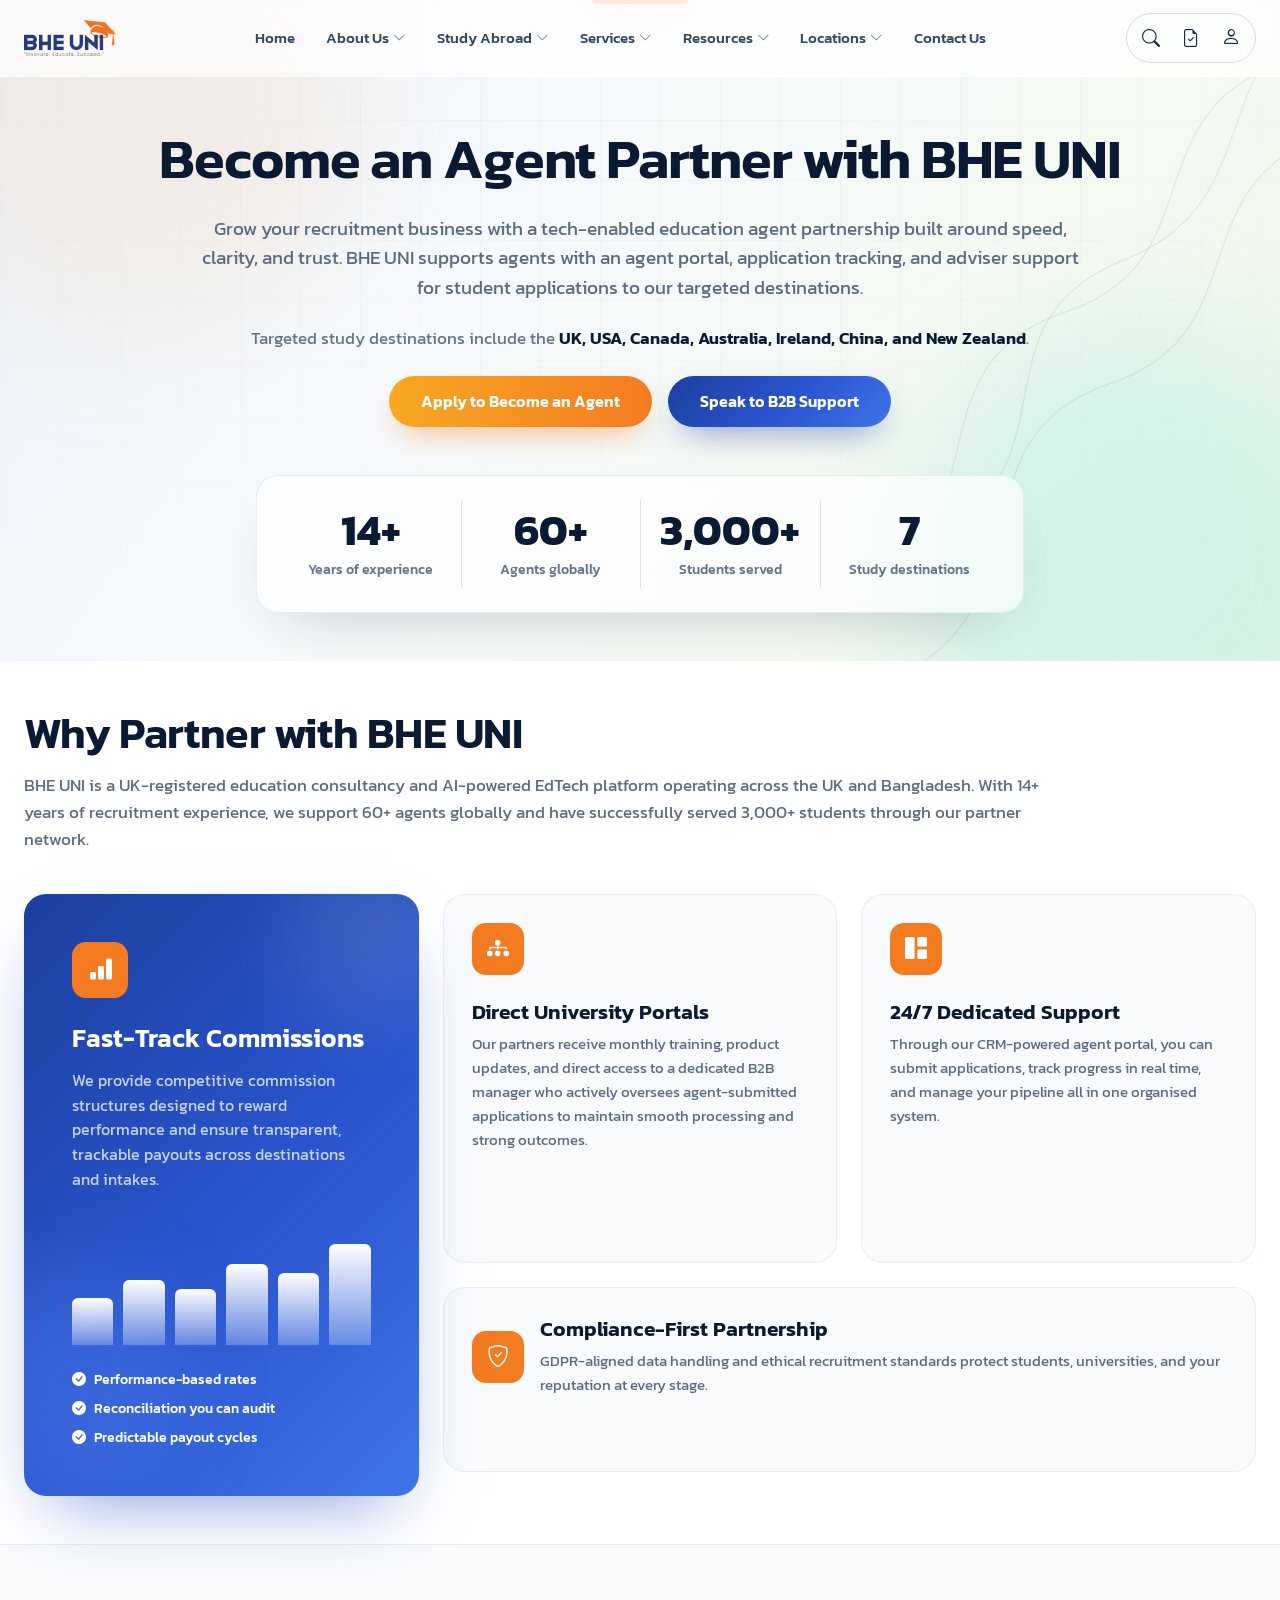
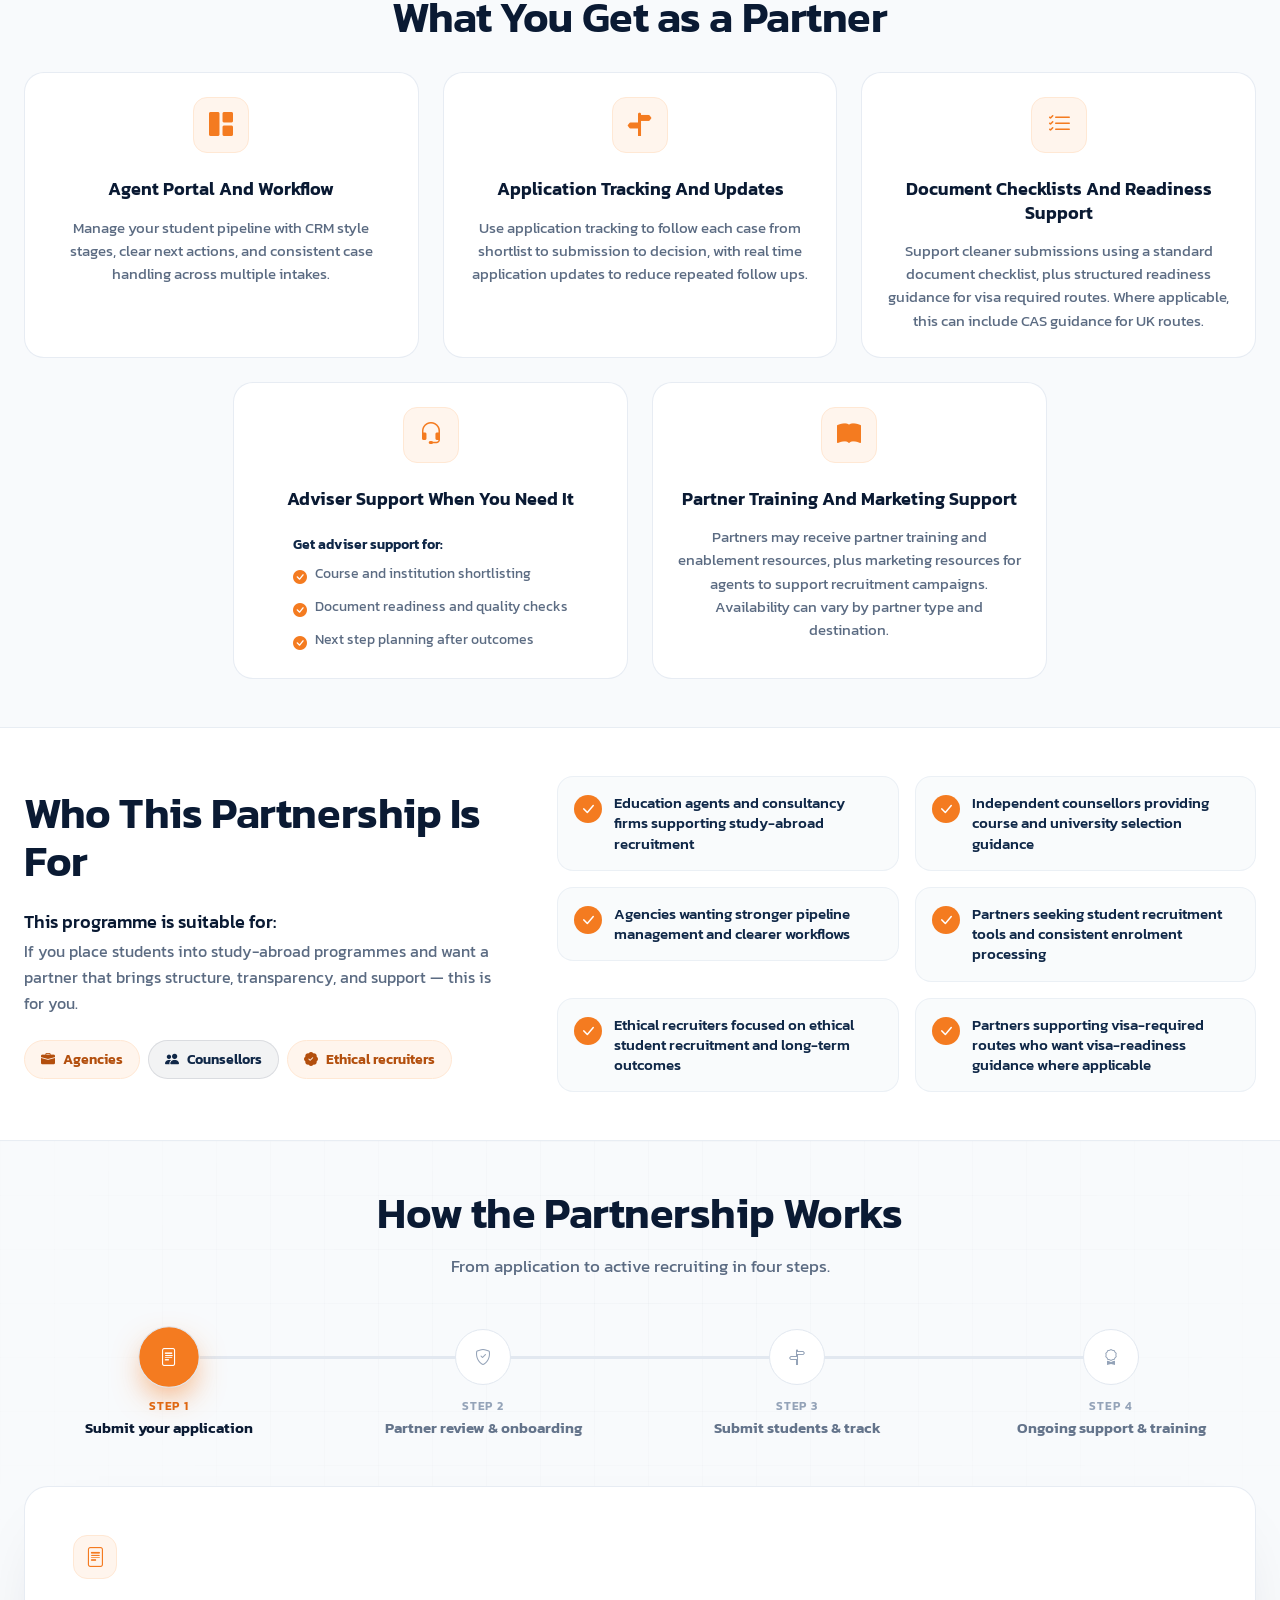
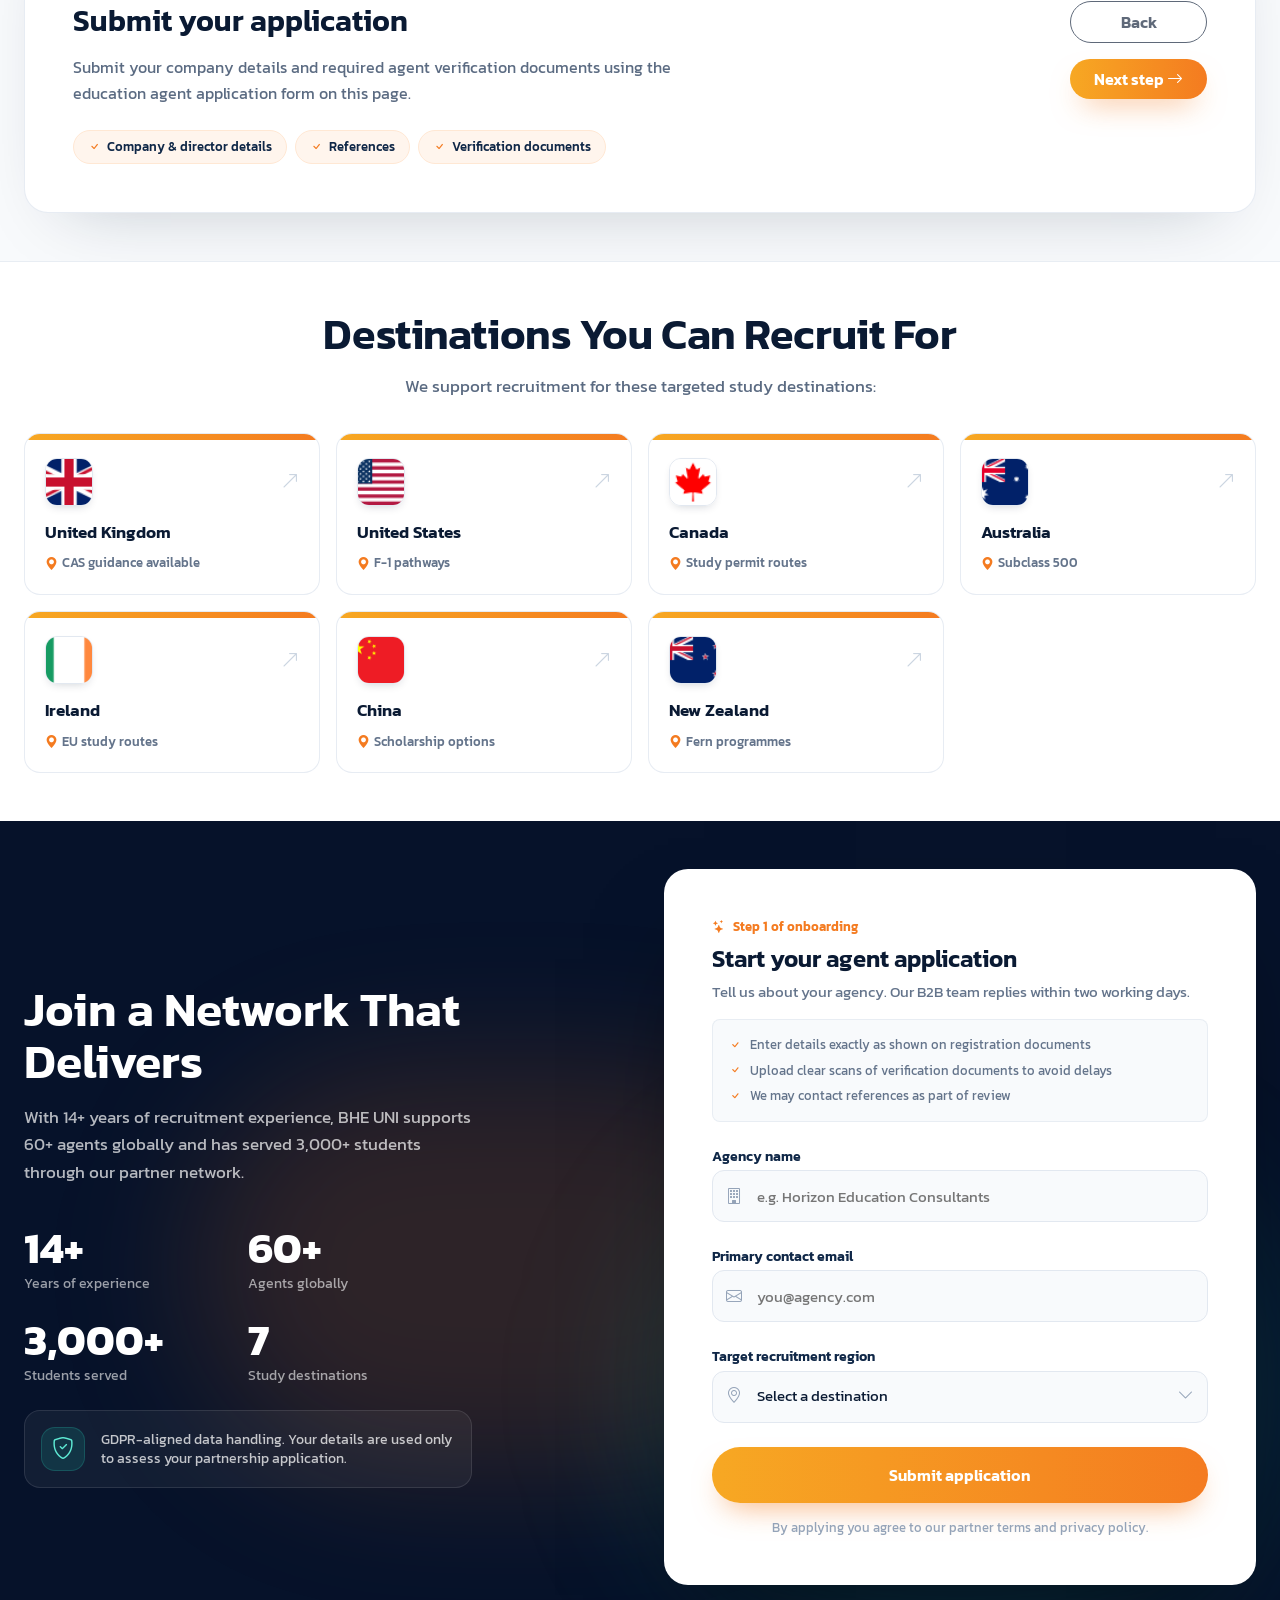
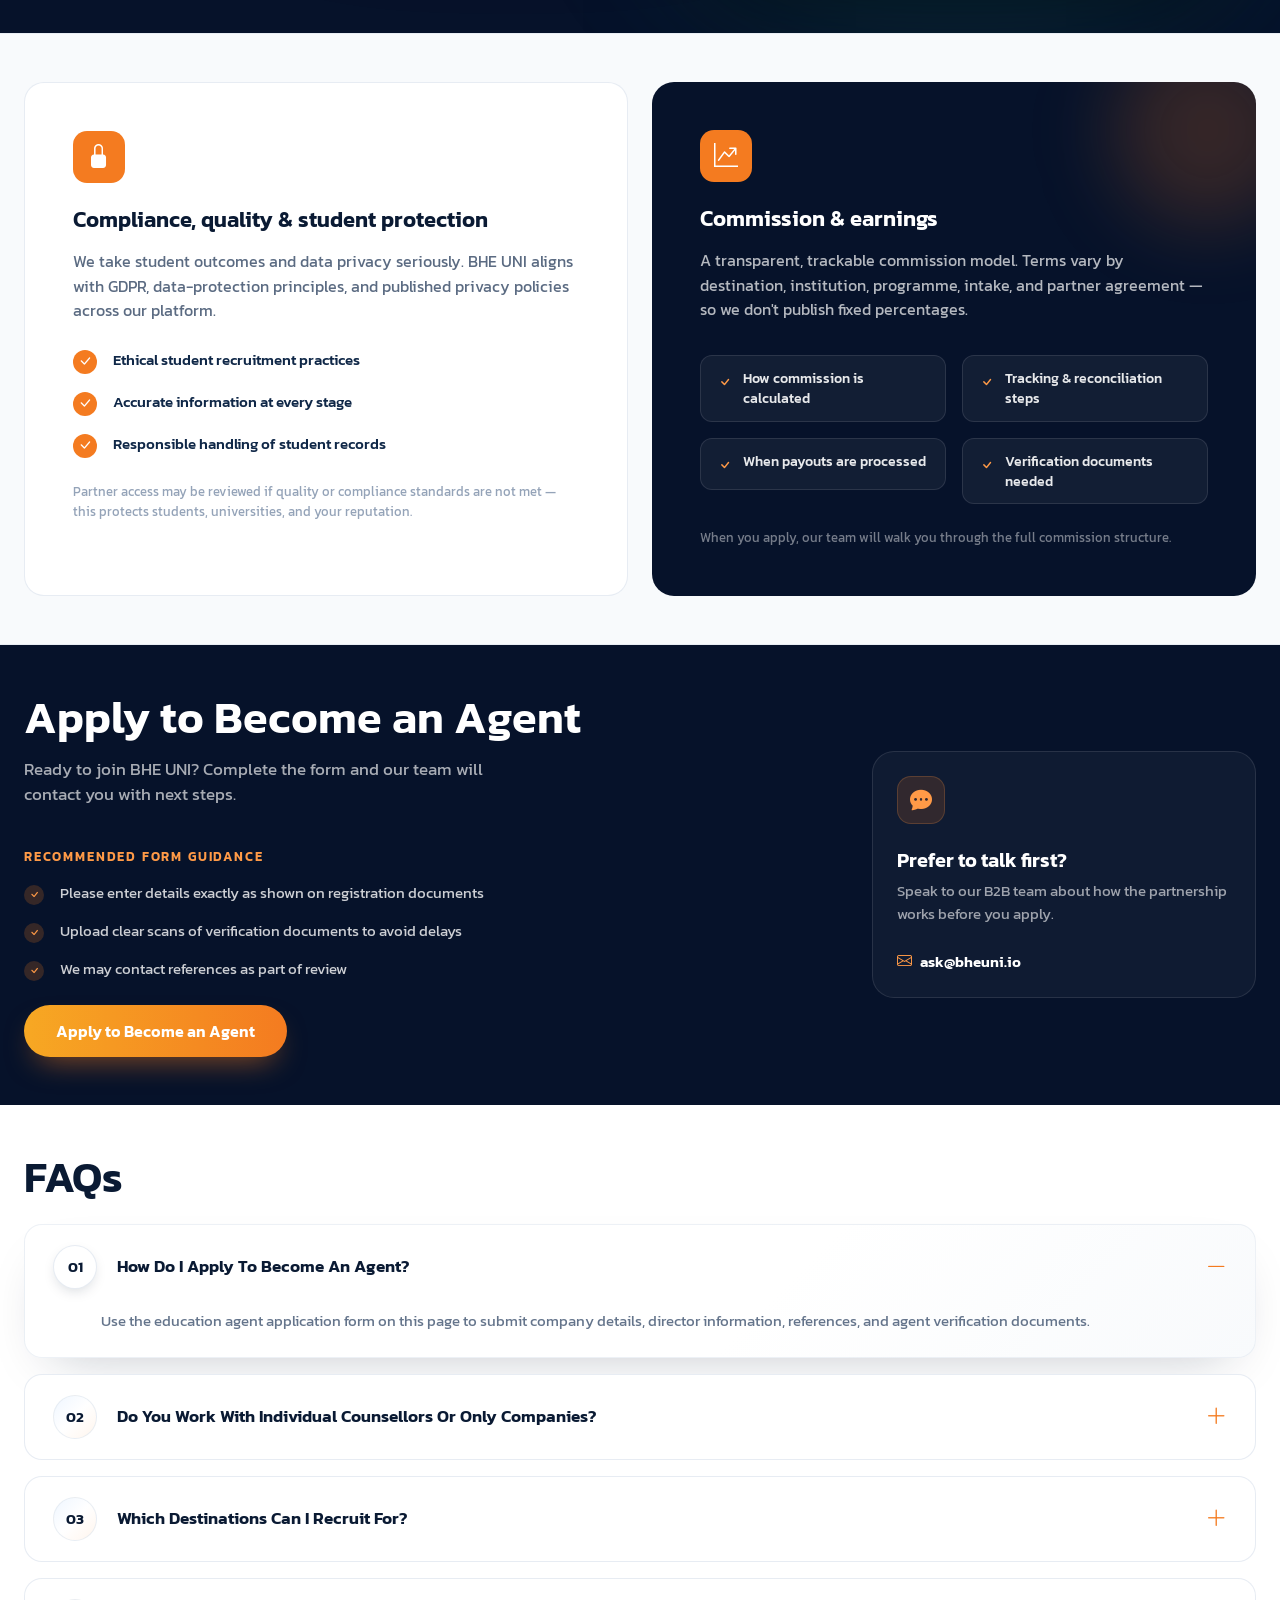
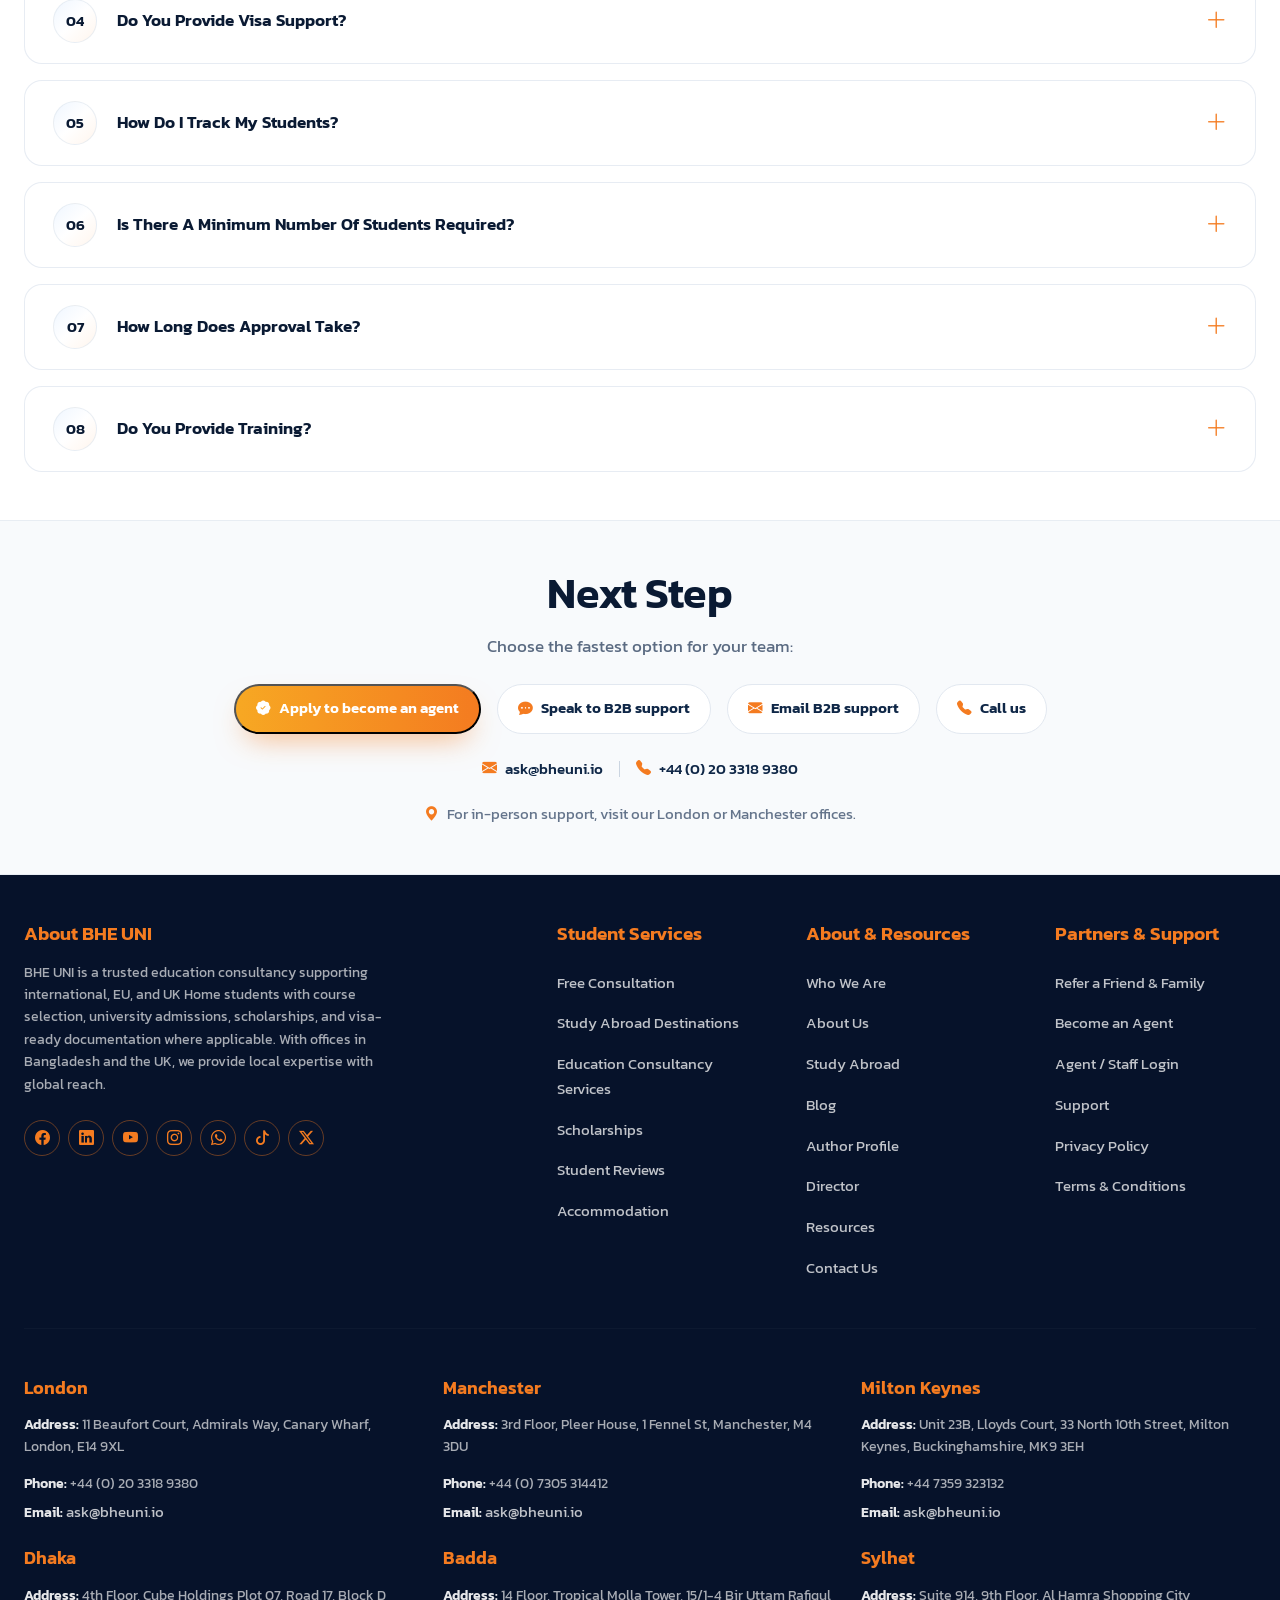
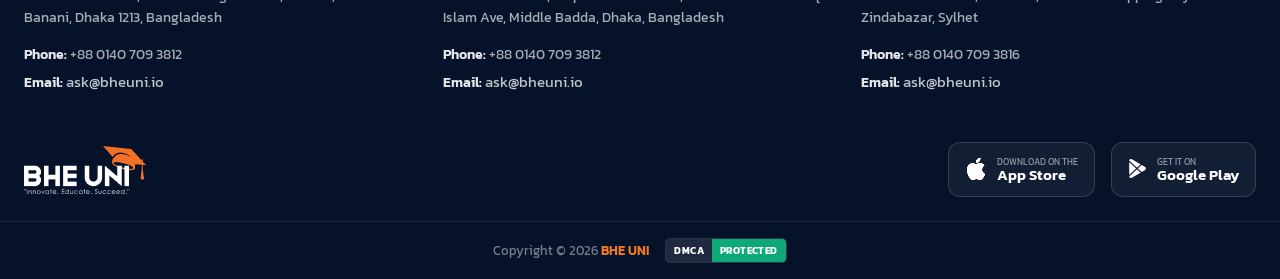
<file: bootstrap/BHE UNI - Become an Agent.html>
<!DOCTYPE html>
<html lang="en">
<head>
  <meta charset="UTF-8" />
  <meta name="viewport" content="width=device-width, initial-scale=1.0" />
  <title>BHE UNI — Become an Agent</title>

  <link rel="preconnect" href="https://fonts.googleapis.com" />
  <link rel="preconnect" href="https://fonts.gstatic.com" crossorigin />
  <link href="https://fonts.googleapis.com/css2?family=Kanit:wght@300;400;500;600;700;800&display=swap" rel="stylesheet" />

  <link href="https://cdn.jsdelivr.net/npm/bootstrap@5.3.3/dist/css/bootstrap.min.css" rel="stylesheet" integrity="sha384-QWTKZyjpPEjISv5WaRU9OFeRpok6YctnYmDr5pNlyT2bRjXh0JMhjY6hW+ALEwIH" crossorigin="anonymous" />
  <link href="https://cdn.jsdelivr.net/npm/bootstrap-icons@1.11.3/font/bootstrap-icons.min.css" rel="stylesheet" />
  <link href="styles.css?v=8" rel="stylesheet" />
</head>
<body>

<!-- ===================== HEADER ===================== -->
<header class="site-header" id="siteHeader">
  <div class="container-xxl px-3 px-sm-4">
    <div class="d-flex align-items-center justify-content-between" style="height:76px;">
      <a href="#top" class="d-flex align-items-center flex-shrink-0">
        <img src="assets/bhe-uni-logo.png" alt="BHE UNI" style="height:36px;width:auto;" />
      </a>

      <nav class="d-none d-lg-flex align-items-center">
        <ul class="bhe-nav">
          <li><a href="https://bheuni.io/" target="_blank" rel="noopener" class="nav-link-bhe">Home</a></li>
          <li class="bhe-drop">
            <a href="We Are BHE UNI.html" class="nav-link-bhe">About Us <i class="bi bi-chevron-down" style="font-size:13px;opacity:.7;"></i></a>
            <ul class="bhe-menu">
              <li><a href="We Are BHE UNI.html">Who We Are</a></li>
              <li><a href="https://bheuni.io/teams" target="_blank" rel="noopener">Our Team</a></li>
              <li><a href="https://bheuni.io/testimonial" target="_blank" rel="noopener">Testimonials</a></li>
              <li><a href="https://bheuni.io/career-with-us" target="_blank" rel="noopener">Careers</a></li>
              <li><a href="Author - Dr Mohammad Shafiq.html">Author</a></li>
              <li><a href="Director - Dr Mohammad Shafiq.html">Director</a></li>
            </ul>
          </li>
          <li class="bhe-drop">
            <a href="https://bheuni.io/study-abroad" target="_blank" rel="noopener" class="nav-link-bhe">Study Abroad <i class="bi bi-chevron-down" style="font-size:13px;opacity:.7;"></i></a>
            <ul class="bhe-menu">
              <li class="bhe-sub">
                <a href="https://bheuni.io/study-abroad" target="_blank" rel="noopener">Country <i class="bi bi-chevron-right"></i></a>
                <ul class="bhe-submenu">
                  <li><a href="https://bheuni.io/study-in-uk" target="_blank" rel="noopener">Study in UK</a></li>
                  <li><a href="https://bheuni.io/study-in-usa" target="_blank" rel="noopener">Study in USA</a></li>
                  <li><a href="https://bheuni.io/study-in-canada" target="_blank" rel="noopener">Study in Canada</a></li>
                  <li><a href="https://bheuni.io/study-in-australia" target="_blank" rel="noopener">Study in Australia</a></li>
                  <li><a href="https://bheuni.io/study-in-new-zealand" target="_blank" rel="noopener">Study in New Zealand</a></li>
                  <li><a href="https://bheuni.io/study-in-ireland" target="_blank" rel="noopener">Study in Ireland</a></li>
                  <li><a href="https://bheuni.io/study-in-china" target="_blank" rel="noopener">Study in China</a></li>
                </ul>
              </li>
              <li><a href="https://bheuni.io/universities" target="_blank" rel="noopener">University</a></li>
              <li class="bhe-sub">
                <a href="#">Courses <i class="bi bi-chevron-right"></i></a>
                <ul class="bhe-submenu">
                  <li><a href="https://bheuni.io/course-search?level_id=1&from_url=home" target="_blank" rel="noopener">Undergraduate</a></li>
                  <li><a href="https://bheuni.io/course-search?level_id=2&from_url=home" target="_blank" rel="noopener">Postgraduate</a></li>
                  <li><a href="https://bheuni.io/course-search?level_id=4&from_url=home" target="_blank" rel="noopener">PhD / Research</a></li>
                  <li><a href="https://bheuni.io/course-search?level_id=3&from_url=home" target="_blank" rel="noopener">Foundation</a></li>
                </ul>
              </li>
              <li class="bhe-sub">
                <a href="https://bheuni.io/scholarships" target="_blank" rel="noopener">Scholarships <i class="bi bi-chevron-right"></i></a>
                <ul class="bhe-submenu">
                  <li><a href="https://bheuni.io/scholarships-in-uk" target="_blank" rel="noopener">Scholarship in UK</a></li>
                  <li><a href="https://bheuni.io/scholarships-in-usa" target="_blank" rel="noopener">Scholarship in USA</a></li>
                  <li><a href="https://bheuni.io/scholarships-in-canada" target="_blank" rel="noopener">Scholarship in Canada</a></li>
                  <li><a href="https://bheuni.io/scholarships-in-australia" target="_blank" rel="noopener">Scholarship in Australia</a></li>
                  <li><a href="https://bheuni.io/scholarships-in-ireland" target="_blank" rel="noopener">Scholarship in Ireland</a></li>
                  <li><a href="https://bheuni.io/scholarships-in-new-zealand" target="_blank" rel="noopener">Scholarship in New Zealand</a></li>
                  <li><a href="https://bheuni.io/scholarships-in-china" target="_blank" rel="noopener">Scholarship in China</a></li>
                </ul>
              </li>
            </ul>
          </li>
          <li class="bhe-drop">
            <a href="https://bheuni.io/services" target="_blank" rel="noopener" class="nav-link-bhe">Services <i class="bi bi-chevron-down" style="font-size:13px;opacity:.7;"></i></a>
            <ul class="bhe-menu">
              <li><a href="Immigration and Visa Assistance.html">Visa &amp; Immigration Assistance</a></li>
              <li><a href="https://bheuni.io/accomodation" target="_blank" rel="noopener">Student Accommodation</a></li>
              <li><a href="International Student Support.html">International Student Support</a></li>
              <li class="bhe-sub">
                <a href="https://bheuni.io/eu-home-students" target="_blank" rel="noopener">EU &amp; Home Student Guidance <i class="bi bi-chevron-right"></i></a>
                <ul class="bhe-submenu">
                  <li><a href="https://bheuni.io/first-loan" target="_blank" rel="noopener">First Degree Loan</a></li>
                  <li><a href="https://bheuni.io/second-loan" target="_blank" rel="noopener">Second Degree Loan</a></li>
                </ul>
              </li>
              <li><a href="BHE UNI - Become an Agent.html">Become an Agent</a></li>
            </ul>
          </li>
          <li class="bhe-drop">
            <a href="https://bheuni.io/blogs" target="_blank" rel="noopener" class="nav-link-bhe">Resources <i class="bi bi-chevron-down" style="font-size:13px;opacity:.7;"></i></a>
            <ul class="bhe-menu">
              <li><a href="https://bheuni.io/blogs" target="_blank" rel="noopener">Blogs</a></li>
              <li><a href="https://bheuni.io/ielts" target="_blank" rel="noopener">IELTS</a></li>
              <li><a href="https://bheuni.io/duolingo" target="_blank" rel="noopener">Duolingo</a></li>
              <li><a href="https://bheuni.io/toefl" target="_blank" rel="noopener">TOEFL</a></li>
              <li><a href="https://bheuni.io/pte" target="_blank" rel="noopener">PTE</a></li>
              <li><a href="https://bheuni.io/oietc" target="_blank" rel="noopener">OIETC / Oxford ELLT</a></li>
              <li><a href="https://bheuni.io/moi" target="_blank" rel="noopener">MOI</a></li>
              <li><a href="https://bheuni.io/videos" target="_blank" rel="noopener">Videos</a></li>
              <li><a href="https://bheuni.io/news-event" target="_blank" rel="noopener">News &amp; Events</a></li>
              <li><a href="https://bheuni.io/study-guide-choosing-education-agent" target="_blank" rel="noopener">Student Guide</a></li>
            </ul>
          </li>
          <li class="bhe-drop">
            <a href="#" class="nav-link-bhe">Locations <i class="bi bi-chevron-down" style="font-size:13px;opacity:.7;"></i></a>
            <ul class="bhe-menu">
              <li class="bhe-sub">
                <a href="https://bheuni.io/bangladesh" target="_blank" rel="noopener">Bangladesh <i class="bi bi-chevron-right"></i></a>
                <ul class="bhe-submenu">
                  <li><a href="https://bheuni.io/study-abroad-consultants-in-dhaka" target="_blank" rel="noopener">Dhaka Office</a></li>
                  <li><a href="https://bheuni.io/study-abroad-consultants-in-sylhet" target="_blank" rel="noopener">Sylhet Office</a></li>
                </ul>
              </li>
              <li class="bhe-sub">
                <a href="https://bheuni.io/united-kingdom" target="_blank" rel="noopener">United Kingdom <i class="bi bi-chevron-right"></i></a>
                <ul class="bhe-submenu">
                  <li><a href="https://bheuni.io/london-office" target="_blank" rel="noopener">London Office (Head Office)</a></li>
                  <li><a href="https://bheuni.io/manchester-office" target="_blank" rel="noopener">Manchester Office</a></li>
                </ul>
              </li>
            </ul>
          </li>
          <li><a href="Contact Us.html" class="nav-link-bhe">Contact Us</a></li>
        </ul>
      </nav>

      <div class="d-flex align-items-center gap-3 flex-shrink-0">
        <div class="icon-pill d-none d-sm-inline-flex">
          <button class="icon-btn" aria-label="Search"><i class="bi bi-search" style="font-size:18px;"></i></button>
          <button class="icon-btn" aria-label="Apply" data-scroll="#apply"><i class="bi bi-file-earmark-check" style="font-size:18px;"></i></button>
          <div class="position-relative">
            <button class="icon-btn" id="accountBtn" aria-label="Account"><i class="bi bi-person" style="font-size:19px;"></i></button>
            <!-- Student portal popup -->
            <div class="portal-pop" id="portalPop">
              <div class="portal-card">
                <div class="d-flex align-items-start gap-3">
                  <div class="flex-grow-1">
                    <h3 class="font-display fw-semi mb-1" style="font-size:21px;">Student Portal</h3>
                    <p class="mb-0" style="font-size:14.5px;line-height:1.5;color:#64748b;">Login or Sign up to access the <span class="fw-semi text-brand">BHE Uni</span> student portal</p>
                  </div>
                  <div class="portal-art">
                    <svg viewBox="0 0 64 64" width="58" height="58" fill="none">
                      <path d="M32 12 8 21l24 9 24-9-24-9z" fill="#1f3a8a"/>
                      <path d="M18 27v9c0 3 6.3 5.5 14 5.5S46 39 46 36v-9l-14 5.2L18 27z" fill="#2a55cf"/>
                      <path d="M56 21v10" stroke="#1f3a8a" stroke-width="2.2" stroke-linecap="round"/>
                      <circle cx="56" cy="33" r="2.4" fill="#f47b20"/>
                      <circle cx="32" cy="46" r="10" fill="#fcd9bd"/>
                      <path d="M22 56a10 10 0 0 1 20 0z" fill="#f47b20"/>
                    </svg>
                  </div>
                </div>
                <div class="d-flex gap-3 mt-4">
                  <button class="btn btn-ghost-navy flex-fill py-2" data-auth="signin">Sign in</button>
                  <button class="btn btn-brand flex-fill py-2" data-auth="signup">Sign up</button>
                </div>
              </div>
            </div>
          </div>
        </div>
        <button class="btn p-2 d-lg-none" id="menuToggle" aria-label="Menu"><i class="bi bi-list" style="font-size:26px;color:var(--navy-900);"></i></button>
      </div>
    </div>
  </div>
  <!-- mobile menu -->
  <div class="d-lg-none border-top bg-white px-3 py-2" id="mobileMenu" style="display:none!important;">
    <a href="https://bheuni.io/" target="_blank" rel="noopener" class="d-block py-2 px-2 rounded nav-link-bhe">Home</a>
      <details class="m-grp">
        <summary>About Us <i class="bi bi-chevron-down"></i></summary>
        <div class="m-sub">
          <a href="We Are BHE UNI.html">Who We Are</a>
          <a href="https://bheuni.io/teams" target="_blank" rel="noopener">Our Team</a>
          <a href="https://bheuni.io/testimonial" target="_blank" rel="noopener">Testimonials</a>
          <a href="https://bheuni.io/career-with-us" target="_blank" rel="noopener">Careers</a>
          <a href="Author - Dr Mohammad Shafiq.html">Author</a>
          <a href="Director - Dr Mohammad Shafiq.html">Director</a>
        </div>
      </details>
      <details class="m-grp">
        <summary>Study Abroad <i class="bi bi-chevron-down"></i></summary>
        <div class="m-sub">
          <a href="https://bheuni.io/study-abroad" target="_blank" rel="noopener">All Study Abroad</a>
          <details class="m-grp"><summary>Country <i class="bi bi-chevron-down"></i></summary><div class="m-sub2">
            <a href="https://bheuni.io/study-in-uk" target="_blank" rel="noopener">Study in UK</a>
            <a href="https://bheuni.io/study-in-usa" target="_blank" rel="noopener">Study in USA</a>
            <a href="https://bheuni.io/study-in-canada" target="_blank" rel="noopener">Study in Canada</a>
            <a href="https://bheuni.io/study-in-australia" target="_blank" rel="noopener">Study in Australia</a>
            <a href="https://bheuni.io/study-in-new-zealand" target="_blank" rel="noopener">Study in New Zealand</a>
            <a href="https://bheuni.io/study-in-ireland" target="_blank" rel="noopener">Study in Ireland</a>
            <a href="https://bheuni.io/study-in-china" target="_blank" rel="noopener">Study in China</a>
          </div></details>
          <a href="https://bheuni.io/universities" target="_blank" rel="noopener">University</a>
          <details class="m-grp"><summary>Courses <i class="bi bi-chevron-down"></i></summary><div class="m-sub2">
            <a href="https://bheuni.io/course-search?level_id=1&from_url=home" target="_blank" rel="noopener">Undergraduate</a>
            <a href="https://bheuni.io/course-search?level_id=2&from_url=home" target="_blank" rel="noopener">Postgraduate</a>
            <a href="https://bheuni.io/course-search?level_id=4&from_url=home" target="_blank" rel="noopener">PhD / Research</a>
            <a href="https://bheuni.io/course-search?level_id=3&from_url=home" target="_blank" rel="noopener">Foundation</a>
          </div></details>
          <details class="m-grp"><summary>Scholarships <i class="bi bi-chevron-down"></i></summary><div class="m-sub2">
            <a href="https://bheuni.io/scholarships-in-uk" target="_blank" rel="noopener">Scholarship in UK</a>
            <a href="https://bheuni.io/scholarships-in-usa" target="_blank" rel="noopener">Scholarship in USA</a>
            <a href="https://bheuni.io/scholarships-in-canada" target="_blank" rel="noopener">Scholarship in Canada</a>
            <a href="https://bheuni.io/scholarships-in-australia" target="_blank" rel="noopener">Scholarship in Australia</a>
            <a href="https://bheuni.io/scholarships-in-ireland" target="_blank" rel="noopener">Scholarship in Ireland</a>
            <a href="https://bheuni.io/scholarships-in-new-zealand" target="_blank" rel="noopener">Scholarship in New Zealand</a>
            <a href="https://bheuni.io/scholarships-in-china" target="_blank" rel="noopener">Scholarship in China</a>
          </div></details>
        </div>
      </details>
      <details class="m-grp">
        <summary>Services <i class="bi bi-chevron-down"></i></summary>
        <div class="m-sub">
          <a href="https://bheuni.io/services" target="_blank" rel="noopener">All Services</a>
          <a href="Immigration and Visa Assistance.html">Visa & Immigration Assistance</a>
          <a href="https://bheuni.io/accomodation" target="_blank" rel="noopener">Student Accommodation</a>
          <a href="International Student Support.html">International Student Support</a>
          <details class="m-grp"><summary>EU & Home Student Guidance <i class="bi bi-chevron-down"></i></summary><div class="m-sub2">
            <a href="https://bheuni.io/first-loan" target="_blank" rel="noopener">First Degree Loan</a>
            <a href="https://bheuni.io/second-loan" target="_blank" rel="noopener">Second Degree Loan</a>
          </div></details>
          <a href="BHE UNI - Become an Agent.html">Become an Agent</a>
        </div>
      </details>
      <details class="m-grp">
        <summary>Resources <i class="bi bi-chevron-down"></i></summary>
        <div class="m-sub">
          <a href="https://bheuni.io/blogs" target="_blank" rel="noopener">Blogs</a>
          <a href="https://bheuni.io/ielts" target="_blank" rel="noopener">IELTS</a>
          <a href="https://bheuni.io/duolingo" target="_blank" rel="noopener">Duolingo</a>
          <a href="https://bheuni.io/toefl" target="_blank" rel="noopener">TOEFL</a>
          <a href="https://bheuni.io/pte" target="_blank" rel="noopener">PTE</a>
          <a href="https://bheuni.io/oietc" target="_blank" rel="noopener">OIETC / Oxford ELLT</a>
          <a href="https://bheuni.io/moi" target="_blank" rel="noopener">MOI</a>
          <a href="https://bheuni.io/videos" target="_blank" rel="noopener">Videos</a>
          <a href="https://bheuni.io/news-event" target="_blank" rel="noopener">News & Events</a>
          <a href="https://bheuni.io/study-guide-choosing-education-agent" target="_blank" rel="noopener">Student Guide</a>
        </div>
      </details>
      <details class="m-grp">
        <summary>Locations <i class="bi bi-chevron-down"></i></summary>
        <div class="m-sub">
          <details class="m-grp"><summary>Bangladesh <i class="bi bi-chevron-down"></i></summary><div class="m-sub2">
            <a href="https://bheuni.io/study-abroad-consultants-in-dhaka" target="_blank" rel="noopener">Dhaka Office</a>
            <a href="https://bheuni.io/study-abroad-consultants-in-sylhet" target="_blank" rel="noopener">Sylhet Office</a>
          </div></details>
          <details class="m-grp"><summary>United Kingdom <i class="bi bi-chevron-down"></i></summary><div class="m-sub2">
            <a href="https://bheuni.io/london-office" target="_blank" rel="noopener">London Office (Head Office)</a>
            <a href="https://bheuni.io/manchester-office" target="_blank" rel="noopener">Manchester Office</a>
          </div></details>
        </div>
      </details>
    <a href="Contact Us.html" class="d-block py-2 px-2 rounded nav-link-bhe">Contact Us</a>
    <div class="d-flex gap-2 pt-3 mt-2 border-top">
      <button class="btn btn-ghost-navy flex-fill py-2" data-auth="signin">Sign in</button>
      <button class="btn btn-brand flex-fill py-2" data-auth="signup">Sign up</button>
    </div>
  </div>
</header>

<main id="top">

  <!-- ===================== HERO ===================== -->
  <section class="hero">
    <div class="hero-grid"></div>
    <div class="hero-bloom" style="top:-128px;left:-96px;width:460px;height:460px;background:rgba(255,184,119,.15);"></div>
    <div class="hero-bloom" style="bottom:-128px;right:-80px;width:460px;height:460px;background:rgba(45,212,191,.15);"></div>
    <svg class="hero-swirl" viewBox="0 0 600 760" fill="none" preserveAspectRatio="xMaxYMid slice" aria-hidden="true">
      <path d="M640 70C420 120 540 300 360 360 180 420 300 600 120 690" stroke="currentColor" stroke-width="1.5"/>
      <path d="M690 150C470 200 590 380 410 440 230 500 350 680 170 770" stroke="currentColor" stroke-width="1.5"/>
      <path d="M700 -10C500 60 600 230 430 300 250 370 380 520 210 620" stroke="currentColor" stroke-width="1.5"/>
    </svg>
    <div class="hero-tick"></div>
    <div class="container position-relative" style="max-width:1040px;">
      <h1 class="mx-auto">Become an Agent Partner with BHE UNI</h1>
      <p class="mx-auto mt-4" style="max-width:880px;font-size:18.5px;line-height:1.6;color:#5b6b82;">
        Grow your recruitment business with a tech-enabled education agent partnership built around speed, clarity, and trust. BHE UNI supports agents with an agent portal, application tracking, and adviser support for student applications to our targeted destinations.
      </p>
      <p class="mt-4" style="font-size:17px;color:#64748b;">
        Targeted study destinations include the <span class="fw-semi text-navy">UK, USA, Canada, Australia, Ireland, China, and New Zealand</span>.
      </p>
      <div class="d-flex flex-column flex-sm-row gap-3 justify-content-center mt-4">
        <button class="btn btn-brand btn-lg" data-scroll="#apply">Apply to Become an Agent</button>
        <a href="#process" class="btn btn-navy-grad btn-lg">Speak to B2B Support</a>
      </div>

      <div class="stat-card mx-auto mt-5 px-2 px-sm-4 py-4" style="max-width:768px;">
        <div class="row g-0 text-center" id="heroStats">
          <div class="col-6 col-md-3 px-3 py-2"><div class="stat-num" data-count="14" data-suffix="+">0</div><div class="mt-2 fw-medium" style="font-size:13.5px;color:#64748b;">Years of experience</div></div>
          <div class="col-6 col-md-3 px-3 py-2 border-start"><div class="stat-num" data-count="60" data-suffix="+">0</div><div class="mt-2 fw-medium" style="font-size:13.5px;color:#64748b;">Agents globally</div></div>
          <div class="col-6 col-md-3 px-3 py-2 border-start"><div class="stat-num" data-count="3000" data-suffix="+">0</div><div class="mt-2 fw-medium" style="font-size:13.5px;color:#64748b;">Students served</div></div>
          <div class="col-6 col-md-3 px-3 py-2 border-start"><div class="stat-num" data-count="7" data-suffix="">0</div><div class="mt-2 fw-medium" style="font-size:13.5px;color:#64748b;">Study destinations</div></div>
        </div>
      </div>
    </div>
  </section>

  <!-- ===================== WHY PARTNER ===================== -->
  <section class="section bg-white">
    <div class="container-xxl px-3 px-sm-4">
      <div class="reveal">
        <h2 class="section-title">Why Partner with BHE UNI</h2>
        <p class="section-sub mt-3" style="max-width:64rem;">BHE UNI is a UK-registered education consultancy and AI-powered EdTech platform operating across the UK and Bangladesh. With 14+ years of recruitment experience, we support 60+ agents globally and have successfully served 3,000+ students through our partner network.</p>
      </div>
      <div class="row g-4 mt-2 align-items-stretch">
        <!-- feature -->
        <div class="col-lg-4 reveal">
          <div class="feature-blue p-4 p-lg-5 h-100 d-flex flex-column">
            <div class="blob" style="right:-48px;top:-48px;width:176px;height:176px;background:rgba(255,255,255,.1);"></div>
            <div class="blob" style="left:-64px;bottom:0;width:224px;height:224px;background:rgba(91,135,245,.3);"></div>
            <div class="position-relative d-flex flex-column h-100">
              <span class="chip chip-brand" style="width:56px;height:56px;"><i class="bi bi-bar-chart-fill" style="font-size:24px;"></i></span>
              <h3 class="font-display fw-semi mt-4" style="font-size:26px;line-height:1.2;">Fast-Track Commissions</h3>
              <p class="mt-2" style="font-size:15.5px;line-height:1.6;color:rgba(255,255,255,.75);">We provide competitive commission structures designed to reward performance and ensure transparent, trackable payouts across destinations and intakes.</p>
              <div class="bars mt-4" id="commissionBars">
                <div class="bar" data-h="42"></div><div class="bar" data-h="58"></div><div class="bar" data-h="50"></div>
                <div class="bar" data-h="72"></div><div class="bar" data-h="64"></div><div class="bar" data-h="90"></div>
              </div>
              <ul class="list-unstyled mt-auto pt-4 mb-0 d-flex flex-column gap-2">
                <li class="d-flex align-items-center gap-2" style="font-size:14px;font-weight:500;"><i class="bi bi-check-circle-fill"></i> Performance-based rates</li>
                <li class="d-flex align-items-center gap-2" style="font-size:14px;font-weight:500;"><i class="bi bi-check-circle-fill"></i> Reconciliation you can audit</li>
                <li class="d-flex align-items-center gap-2" style="font-size:14px;font-weight:500;"><i class="bi bi-check-circle-fill"></i> Predictable payout cycles</li>
              </ul>
            </div>
          </div>
        </div>
        <!-- two right cards -->
        <div class="col-lg-8">
          <div class="row g-4 h-100">
            <div class="col-md-6 reveal">
              <div class="right-card">
                <span class="chip chip-brand" style="width:52px;height:52px;"><i class="bi bi-diagram-3-fill" style="font-size:22px;"></i></span>
                <h3 class="font-display fw-semi mt-4" style="font-size:21px;color:var(--navy-900);">Direct University Portals</h3>
                <p class="mt-2 mb-0" style="font-size:15px;line-height:1.6;color:#5b6b82;">Our partners receive monthly training, product updates, and direct access to a dedicated B2B manager who actively oversees agent-submitted applications to maintain smooth processing and strong outcomes.</p>
                <div class="learn mt-3 d-inline-flex align-items-center gap-1">Learn more <i class="bi bi-arrow-right"></i></div>
              </div>
            </div>
            <div class="col-md-6 reveal">
              <div class="right-card">
                <span class="chip chip-brand" style="width:52px;height:52px;"><i class="bi bi-grid-1x2-fill" style="font-size:22px;"></i></span>
                <h3 class="font-display fw-semi mt-4" style="font-size:21px;color:var(--navy-900);">24/7 Dedicated Support</h3>
                <p class="mt-2 mb-0" style="font-size:15px;line-height:1.6;color:#5b6b82;">Through our CRM-powered agent portal, you can submit applications, track progress in real time, and manage your pipeline all in one organised system.</p>
                <div class="learn mt-3 d-inline-flex align-items-center gap-1">Learn more <i class="bi bi-arrow-right"></i></div>
              </div>
            </div>
            <div class="col-12 reveal">
              <div class="right-card">
                <div class="d-flex flex-column flex-sm-row align-items-sm-center gap-3">
                  <span class="chip chip-brand" style="width:52px;height:52px;flex:none;"><i class="bi bi-shield-check" style="font-size:22px;"></i></span>
                  <div>
                    <h3 class="font-display fw-semi" style="font-size:21px;color:var(--navy-900);">Compliance-First Partnership</h3>
                    <p class="mt-1 mb-0" style="font-size:15px;line-height:1.6;color:#5b6b82;">GDPR-aligned data handling and ethical recruitment standards protect students, universities, and your reputation at every stage.</p>
                  </div>
                </div>
              </div>
            </div>
          </div>
        </div>
      </div>
    </div>
  </section>

  <!-- ===================== WHAT YOU GET ===================== -->
  <section class="section bg-soft-line">
    <div class="container-xxl px-3 px-sm-4">
      <h2 class="section-title text-center reveal">What You Get as a Partner</h2>
      <div class="row g-4 mt-2 justify-content-center" id="wygGrid">
        <!-- cards injected/templated below -->
        <div class="col-md-6 col-lg-4 reveal">
          <div class="bhe-card wyg-card lift p-4 text-center h-100 d-flex flex-column align-items-center">
            <span class="chip chip-brand-soft" style="width:56px;height:56px;"><i class="bi bi-grid-1x2-fill" style="font-size:24px;"></i></span>
            <h3 class="font-display fw-semi mt-4" style="font-size:18px;line-height:1.3;">Agent Portal And Workflow</h3>
            <p class="mt-2 mb-0" style="font-size:14.5px;line-height:1.6;color:#5b6b82;">Manage your student pipeline with CRM style stages, clear next actions, and consistent case handling across multiple intakes.</p>
          </div>
        </div>
        <div class="col-md-6 col-lg-4 reveal">
          <div class="bhe-card wyg-card lift p-4 text-center h-100 d-flex flex-column align-items-center">
            <span class="chip chip-brand-soft" style="width:56px;height:56px;"><i class="bi bi-signpost-split-fill" style="font-size:24px;"></i></span>
            <h3 class="font-display fw-semi mt-4" style="font-size:18px;line-height:1.3;">Application Tracking And Updates</h3>
            <p class="mt-2 mb-0" style="font-size:14.5px;line-height:1.6;color:#5b6b82;">Use application tracking to follow each case from shortlist to submission to decision, with real time application updates to reduce repeated follow ups.</p>
          </div>
        </div>
        <div class="col-md-6 col-lg-4 reveal">
          <div class="bhe-card wyg-card lift p-4 text-center h-100 d-flex flex-column align-items-center">
            <span class="chip chip-brand-soft" style="width:56px;height:56px;"><i class="bi bi-list-check" style="font-size:24px;"></i></span>
            <h3 class="font-display fw-semi mt-4" style="font-size:18px;line-height:1.3;">Document Checklists And Readiness Support</h3>
            <p class="mt-2 mb-0" style="font-size:14.5px;line-height:1.6;color:#5b6b82;">Support cleaner submissions using a standard document checklist, plus structured readiness guidance for visa required routes. Where applicable, this can include CAS guidance for UK routes.</p>
          </div>
        </div>
        <div class="col-md-6 col-lg-4 reveal">
          <div class="bhe-card wyg-card lift p-4 text-center h-100 d-flex flex-column align-items-center">
            <span class="chip chip-brand-soft" style="width:56px;height:56px;"><i class="bi bi-headset" style="font-size:24px;"></i></span>
            <h3 class="font-display fw-semi mt-4" style="font-size:18px;line-height:1.3;">Adviser Support When You Need It</h3>
            <div class="mt-3 text-start d-inline-block">
              <p class="fw-semi mb-2" style="font-size:14px;color:var(--navy-800);">Get adviser support for:</p>
              <ul class="list-unstyled d-flex flex-column gap-2 mb-0">
                <li class="d-flex align-items-start gap-2" style="font-size:14px;color:#5b6b82;"><i class="bi bi-check-circle-fill text-brand mt-1"></i> Course and institution shortlisting</li>
                <li class="d-flex align-items-start gap-2" style="font-size:14px;color:#5b6b82;"><i class="bi bi-check-circle-fill text-brand mt-1"></i> Document readiness and quality checks</li>
                <li class="d-flex align-items-start gap-2" style="font-size:14px;color:#5b6b82;"><i class="bi bi-check-circle-fill text-brand mt-1"></i> Next step planning after outcomes</li>
              </ul>
            </div>
          </div>
        </div>
        <div class="col-md-6 col-lg-4 reveal">
          <div class="bhe-card wyg-card lift p-4 text-center h-100 d-flex flex-column align-items-center">
            <span class="chip chip-brand-soft" style="width:56px;height:56px;"><i class="bi bi-book-fill" style="font-size:24px;"></i></span>
            <h3 class="font-display fw-semi mt-4" style="font-size:18px;line-height:1.3;">Partner Training And Marketing Support</h3>
            <p class="mt-2 mb-0" style="font-size:14.5px;line-height:1.6;color:#5b6b82;">Partners may receive partner training and enablement resources, plus marketing resources for agents to support recruitment campaigns. Availability can vary by partner type and destination.</p>
          </div>
        </div>
      </div>
    </div>
  </section>

  <!-- ===================== WHO IT'S FOR ===================== -->
  <section class="section bg-white">
    <div class="container-xxl px-3 px-sm-4">
      <div class="row g-5 align-items-center">
        <div class="col-lg-5 reveal">
          <h2 class="section-title">Who This Partnership Is For</h2>
          <p class="mt-4 mb-1" style="font-size:18px;font-weight:500;color:var(--navy-900);">This programme is suitable for:</p>
          <p class="mb-4" style="font-size:16px;line-height:1.6;color:#5b6b82;">If you place students into study-abroad programmes and want a partner that brings structure, transparency, and support — this is for you.</p>
          <div class="d-flex flex-wrap gap-2">
            <span class="d-inline-flex align-items-center gap-2 rounded-pill px-3 py-2" style="background:var(--brand-50);color:var(--brand-700);border:1px solid var(--brand-100);font-size:14px;font-weight:600;"><i class="bi bi-briefcase-fill"></i> Agencies</span>
            <span class="d-inline-flex align-items-center gap-2 rounded-pill px-3 py-2" style="background:rgba(10,26,51,.05);color:var(--navy-800);border:1px solid rgba(10,26,51,.1);font-size:14px;font-weight:600;"><i class="bi bi-people-fill"></i> Counsellors</span>
            <span class="d-inline-flex align-items-center gap-2 rounded-pill px-3 py-2" style="background:var(--brand-50);color:var(--brand-700);border:1px solid var(--brand-100);font-size:14px;font-weight:600;"><i class="bi bi-patch-check-fill"></i> Ethical recruiters</span>
          </div>
        </div>
        <div class="col-lg-7 reveal">
          <div class="row g-3">
            <div class="col-sm-6"><div class="who-item"><span class="who-check"><i class="bi bi-check-lg"></i></span><span style="font-size:15px;line-height:1.35;color:var(--navy-800);font-weight:500;">Education agents and consultancy firms supporting study-abroad recruitment</span></div></div>
            <div class="col-sm-6"><div class="who-item"><span class="who-check"><i class="bi bi-check-lg"></i></span><span style="font-size:15px;line-height:1.35;color:var(--navy-800);font-weight:500;">Independent counsellors providing course and university selection guidance</span></div></div>
            <div class="col-sm-6"><div class="who-item"><span class="who-check"><i class="bi bi-check-lg"></i></span><span style="font-size:15px;line-height:1.35;color:var(--navy-800);font-weight:500;">Agencies wanting stronger pipeline management and clearer workflows</span></div></div>
            <div class="col-sm-6"><div class="who-item"><span class="who-check"><i class="bi bi-check-lg"></i></span><span style="font-size:15px;line-height:1.35;color:var(--navy-800);font-weight:500;">Partners seeking student recruitment tools and consistent enrolment processing</span></div></div>
            <div class="col-sm-6"><div class="who-item"><span class="who-check"><i class="bi bi-check-lg"></i></span><span style="font-size:15px;line-height:1.35;color:var(--navy-800);font-weight:500;">Ethical recruiters focused on ethical student recruitment and long-term outcomes</span></div></div>
            <div class="col-sm-6"><div class="who-item"><span class="who-check"><i class="bi bi-check-lg"></i></span><span style="font-size:15px;line-height:1.35;color:var(--navy-800);font-weight:500;">Partners supporting visa-required routes who want visa-readiness guidance where applicable</span></div></div>
          </div>
        </div>
      </div>
    </div>
  </section>

  <!-- ===================== STEP TRACKER ===================== -->
  <section class="section step-sec bg-soft-line" id="process">
    <div class="grid-bg"></div>
    <div class="container-xxl px-3 px-sm-4 position-relative">
      <div class="text-center mx-auto reveal" style="max-width:640px;">
        <h2 class="section-title">How the Partnership Works</h2>
        <p class="section-sub mt-3">From application to active recruiting in four steps.</p>
      </div>

      <div class="mt-5">
        <div class="step-rail">
          <div class="step-line-base d-none d-md-block"></div>
          <div class="step-line-fill d-none d-md-block" id="stepLine"></div>
          <div class="row gx-4 gy-4 gy-md-0" id="stepBtns">
            <div class="col-md-3"><button class="step-btn active" data-step="0"><span class="step-dot"><i class="bi bi-file-text"></i></span><span><span class="step-kicker d-block">Step 1</span><span class="step-name d-block mt-1">Submit your application</span></span></button></div>
            <div class="col-md-3"><button class="step-btn" data-step="1"><span class="step-dot"><i class="bi bi-shield-check"></i></span><span><span class="step-kicker d-block">Step 2</span><span class="step-name d-block mt-1">Partner review &amp; onboarding</span></span></button></div>
            <div class="col-md-3"><button class="step-btn" data-step="2"><span class="step-dot"><i class="bi bi-signpost-split"></i></span><span><span class="step-kicker d-block">Step 3</span><span class="step-name d-block mt-1">Submit students &amp; track</span></span></button></div>
            <div class="col-md-3"><button class="step-btn" data-step="3"><span class="step-dot"><i class="bi bi-award"></i></span><span><span class="step-kicker d-block">Step 4</span><span class="step-name d-block mt-1">Ongoing support &amp; training</span></span></button></div>
          </div>
        </div>

        <div class="step-panel mt-5 p-4 p-lg-5">
          <div class="row g-4 align-items-center">
            <div class="col-lg">
              <div class="d-flex align-items-center gap-3">
                <span class="chip chip-brand-soft" style="width:44px;height:44px;"><i class="bi bi-file-text" id="stepIcon" style="font-size:20px;"></i></span>
              </div>
              <h3 class="font-display fw-semi mt-4" id="stepTitle" style="font-size:30px;line-height:1.2;color:var(--navy-900);">Submit your application</h3>
              <p class="mt-3 mb-0" id="stepBody" style="font-size:16px;line-height:1.6;color:#5b6b82;max-width:42rem;">Submit your company details and required agent verification documents using the education agent application form on this page.</p>
              <div class="d-flex flex-wrap gap-2 mt-4" id="stepMeta"></div>
            </div>
            <div class="col-lg-auto">
              <div class="d-flex flex-lg-column gap-3">
                <button class="btn btn-ghost-navy px-4 py-2" id="stepBack" disabled>Back</button>
                <button class="btn btn-brand px-4 py-2" id="stepNext">Next step <i class="bi bi-arrow-right"></i></button>
              </div>
            </div>
          </div>
        </div>
      </div>
    </div>
  </section>

  <!-- ===================== DESTINATIONS ===================== -->
  <section class="section bg-white">
    <div class="container-xxl px-3 px-sm-4">
      <div class="text-center mx-auto reveal" style="max-width:640px;">
        <h2 class="section-title">Destinations You Can Recruit For</h2>
        <p class="section-sub mt-3">We support recruitment for these targeted study destinations:</p>
      </div>
      <div class="row g-3 mt-2" id="destGrid"></div>
    </div>
  </section>

  <!-- ===================== APPLY / LEAD FORM ===================== -->
  <section class="section apply-sec" id="apply" style="scroll-margin-top:80px;">
    <div class="bloom" style="top:30%;left:15%;width:50%;height:50%;background:rgba(244,123,32,.16);"></div>
    <div class="bloom" style="bottom:0;right:0;width:50%;height:60%;background:rgba(20,184,166,.16);"></div>
    <div class="container-xxl px-3 px-sm-4 position-relative">
      <div class="row g-5 align-items-center">
        <div class="col-lg-6">
          <h2 class="font-display fw-semi mt-3" style="font-size:clamp(2rem,4vw,3rem);line-height:1.1;">Join a Network That Delivers</h2>
          <p class="mt-3" style="max-width:28rem;font-size:17px;line-height:1.6;color:rgba(255,255,255,.7);">With 14+ years of recruitment experience, BHE UNI supports 60+ agents globally and has served 3,000+ students through our partner network.</p>
          <div class="row g-4 mt-2" style="max-width:28rem;" id="applyStats">
            <div class="col-6"><div class="stat-num text-white" data-count="14" data-suffix="+">0</div><div class="mt-1" style="font-size:14px;color:rgba(255,255,255,.6);">Years of experience</div></div>
            <div class="col-6"><div class="stat-num text-white" data-count="60" data-suffix="+">0</div><div class="mt-1" style="font-size:14px;color:rgba(255,255,255,.6);">Agents globally</div></div>
            <div class="col-6"><div class="stat-num text-white" data-count="3000" data-suffix="+">0</div><div class="mt-1" style="font-size:14px;color:rgba(255,255,255,.6);">Students served</div></div>
            <div class="col-6"><div class="stat-num text-white" data-count="7" data-suffix="">0</div><div class="mt-1" style="font-size:14px;color:rgba(255,255,255,.6);">Study destinations</div></div>
          </div>
          <div class="d-flex align-items-center gap-3 mt-4 p-3 rounded-4" style="background:rgba(255,255,255,.05);border:1px solid rgba(255,255,255,.1);max-width:28rem;">
            <span class="chip" style="width:44px;height:44px;flex:none;background:rgba(20,184,166,.15);color:#5eead4;border:1px solid rgba(45,212,191,.2);"><i class="bi bi-shield-check" style="font-size:22px;"></i></span>
            <p class="mb-0" style="font-size:14px;line-height:1.4;color:rgba(255,255,255,.75);">GDPR-aligned data handling. Your details are used only to assess your partnership application.</p>
          </div>
        </div>
        <div class="col-lg-6">
          <div class="form-card p-4 p-sm-5">
            <form id="applyForm" novalidate>
              <div class="d-flex align-items-center gap-2 text-brand fw-semi" style="font-size:13px;"><i class="bi bi-stars"></i> Step 1 of onboarding</div>
              <h3 class="font-display fw-semi mt-2" style="font-size:24px;color:var(--navy-900);">Start your agent application</h3>
              <p class="mt-1 mb-0" style="font-size:14.5px;color:#64748b;">Tell us about your agency. Our B2B team replies within two working days.</p>
              <ul class="list-unstyled mt-3 mb-0 p-3 rounded-3" style="background:#f8fafc;border:1px solid rgba(226,232,240,.7);">
                <li class="d-flex align-items-start gap-2 mb-2" style="font-size:12.5px;line-height:1.4;color:#64748b;"><i class="bi bi-check text-brand"></i> Enter details exactly as shown on registration documents</li>
                <li class="d-flex align-items-start gap-2 mb-2" style="font-size:12.5px;line-height:1.4;color:#64748b;"><i class="bi bi-check text-brand"></i> Upload clear scans of verification documents to avoid delays</li>
                <li class="d-flex align-items-start gap-2" style="font-size:12.5px;line-height:1.4;color:#64748b;"><i class="bi bi-check text-brand"></i> We may contact references as part of review</li>
              </ul>

              <div class="mt-4">
                <label class="d-block mb-4">
                  <span class="d-flex justify-content-between mb-1"><span style="font-size:13.5px;font-weight:600;color:var(--navy-800);">Agency name</span><span class="text-danger" style="font-size:12.5px;" data-err="agency"></span></span>
                  <span class="input-wrap"><i class="bi bi-building ic"></i><input class="bhe-input" name="agency" placeholder="e.g. Horizon Education Consultants" /></span>
                </label>
                <label class="d-block mb-4">
                  <span class="d-flex justify-content-between mb-1"><span style="font-size:13.5px;font-weight:600;color:var(--navy-800);">Primary contact email</span><span class="text-danger" style="font-size:12.5px;" data-err="email"></span></span>
                  <span class="input-wrap"><i class="bi bi-envelope ic"></i><input class="bhe-input" name="email" type="email" placeholder="you@agency.com" /></span>
                </label>
                <label class="d-block">
                  <span class="d-flex justify-content-between mb-1"><span style="font-size:13.5px;font-weight:600;color:var(--navy-800);">Target recruitment region</span><span class="text-danger" style="font-size:12.5px;" data-err="region"></span></span>
                  <span class="input-wrap">
                    <i class="bi bi-geo-alt ic"></i>
                    <select class="bhe-input" name="region" style="appearance:none;padding-right:40px;">
                      <option value="" disabled selected>Select a destination</option>
                    </select>
                    <i class="bi bi-chevron-down ic ic-end"></i>
                  </span>
                </label>
              </div>
              <button type="submit" class="btn btn-brand w-100 mt-4 py-3" style="font-size:16px;">Submit application</button>
              <p class="text-center mt-3 mb-0" style="font-size:12.5px;color:#94a3b8;">By applying you agree to our partner terms and privacy policy.</p>
            </form>
            <div id="applySuccess" class="text-center py-4" style="display:none;">
              <span class="mx-auto d-grid" style="width:80px;height:80px;place-items:center;border-radius:999px;background:#ecfdf5;color:#0d9488;box-shadow:0 0 0 8px rgba(236,253,245,.6);"><i class="bi bi-check-circle-fill" style="font-size:40px;"></i></span>
              <h3 class="font-display fw-semi mt-4" style="font-size:26px;color:var(--navy-900);">Application received</h3>
              <p class="mt-2 mx-auto" id="successMsg" style="max-width:24rem;font-size:15.5px;color:#5b6b82;"></p>
              <div class="d-flex flex-column flex-sm-row gap-2 justify-content-center mt-4">
                <a href="mailto:ask@bheuni.io" class="btn btn-ghost-navy px-4 py-2"><i class="bi bi-envelope"></i> ask@bheuni.io</a>
                <button class="btn px-4 py-2 fw-semi text-brand" id="resetForm"><i class="bi bi-arrow-repeat"></i> Submit another</button>
              </div>
            </div>
          </div>
        </div>
      </div>
    </div>
  </section>

  <!-- ===================== COMPLIANCE + COMMISSION ===================== -->
  <section class="section bg-soft-line">
    <div class="container-xxl px-3 px-sm-4">
      <div class="row g-4">
        <div class="col-lg-6 reveal">
          <div class="bhe-card lift p-4 p-lg-5 h-100">
            <span class="chip chip-brand" style="width:52px;height:52px;"><i class="bi bi-lock-fill" style="font-size:24px;"></i></span>
            <h3 class="font-display fw-semi mt-4" style="font-size:22px;color:var(--navy-900);">Compliance, quality &amp; student protection</h3>
            <p class="mt-3" style="font-size:15.5px;line-height:1.6;color:#5b6b82;">We take student outcomes and data privacy seriously. BHE UNI aligns with GDPR, data-protection principles, and published privacy policies across our platform.</p>
            <ul class="list-unstyled d-flex flex-column gap-3 mt-4 mb-0">
              <li class="d-flex align-items-center gap-3" style="font-size:14.5px;font-weight:500;color:var(--navy-800);"><span class="who-check" style="width:24px;height:24px;"><i class="bi bi-check-lg" style="font-size:14px;"></i></span> Ethical student recruitment practices</li>
              <li class="d-flex align-items-center gap-3" style="font-size:14.5px;font-weight:500;color:var(--navy-800);"><span class="who-check" style="width:24px;height:24px;"><i class="bi bi-check-lg" style="font-size:14px;"></i></span> Accurate information at every stage</li>
              <li class="d-flex align-items-center gap-3" style="font-size:14.5px;font-weight:500;color:var(--navy-800);"><span class="who-check" style="width:24px;height:24px;"><i class="bi bi-check-lg" style="font-size:14px;"></i></span> Responsible handling of student records</li>
            </ul>
            <p class="mt-4 mb-0" style="font-size:13px;color:#94a3b8;">Partner access may be reviewed if quality or compliance standards are not met — this protects students, universities, and your reputation.</p>
          </div>
        </div>
        <div class="col-lg-6 reveal">
          <div class="comp-dark p-4 p-lg-5 h-100">
            <div class="blob"></div>
            <span class="chip chip-brand position-relative" style="width:52px;height:52px;"><i class="bi bi-graph-up-arrow" style="font-size:24px;"></i></span>
            <h3 class="font-display fw-semi mt-4 position-relative" style="font-size:22px;">Commission &amp; earnings</h3>
            <p class="mt-3 position-relative" style="font-size:15.5px;line-height:1.6;color:rgba(255,255,255,.7);">A transparent, trackable commission model. Terms vary by destination, institution, programme, intake, and partner agreement — so we don't publish fixed percentages.</p>
            <div class="row g-3 mt-2 position-relative">
              <div class="col-sm-6"><div class="comp-cell"><i class="bi bi-check text-brand-400" style="margin-top:2px;"></i><span style="font-size:13.5px;font-weight:500;color:rgba(255,255,255,.9);">How commission is calculated</span></div></div>
              <div class="col-sm-6"><div class="comp-cell"><i class="bi bi-check text-brand-400" style="margin-top:2px;"></i><span style="font-size:13.5px;font-weight:500;color:rgba(255,255,255,.9);">Tracking &amp; reconciliation steps</span></div></div>
              <div class="col-sm-6"><div class="comp-cell"><i class="bi bi-check text-brand-400" style="margin-top:2px;"></i><span style="font-size:13.5px;font-weight:500;color:rgba(255,255,255,.9);">When payouts are processed</span></div></div>
              <div class="col-sm-6"><div class="comp-cell"><i class="bi bi-check text-brand-400" style="margin-top:2px;"></i><span style="font-size:13.5px;font-weight:500;color:rgba(255,255,255,.9);">Verification documents needed</span></div></div>
            </div>
            <p class="mt-4 mb-0 position-relative" style="font-size:13px;color:rgba(255,255,255,.45);">When you apply, our team will walk you through the full commission structure.</p>
          </div>
        </div>
      </div>
    </div>
  </section>

  <!-- ===================== CTA BAND ===================== -->
  <section class="section bg-navy text-white">
    <div class="container-xxl px-3 px-sm-4">
      <div class="row g-5 align-items-center">
        <div class="col-lg-7">
          <h2 class="font-display fw-semi" style="font-size:clamp(1.9rem,4vw,2.8rem);line-height:1.1;">Apply to Become an Agent</h2>
          <p class="mt-3" style="max-width:32rem;font-size:16.5px;color:rgba(255,255,255,.65);">Ready to join BHE UNI? Complete the form and our team will contact you with next steps.</p>
          <p class="eyebrow on-dark mt-4 mb-0">Recommended form guidance</p>
          <ul class="list-unstyled d-flex flex-column gap-3 mt-3 mb-0">
            <li class="d-flex align-items-start gap-3" style="font-size:15px;line-height:1.35;color:rgba(255,255,255,.8);"><span class="d-grid" style="width:20px;height:20px;place-items:center;border-radius:999px;background:rgba(244,123,32,.2);color:var(--brand-400);flex:none;margin-top:2px;"><i class="bi bi-check" style="font-size:13px;"></i></span> Please enter details exactly as shown on registration documents</li>
            <li class="d-flex align-items-start gap-3" style="font-size:15px;line-height:1.35;color:rgba(255,255,255,.8);"><span class="d-grid" style="width:20px;height:20px;place-items:center;border-radius:999px;background:rgba(244,123,32,.2);color:var(--brand-400);flex:none;margin-top:2px;"><i class="bi bi-check" style="font-size:13px;"></i></span> Upload clear scans of verification documents to avoid delays</li>
            <li class="d-flex align-items-start gap-3" style="font-size:15px;line-height:1.35;color:rgba(255,255,255,.8);"><span class="d-grid" style="width:20px;height:20px;place-items:center;border-radius:999px;background:rgba(244,123,32,.2);color:var(--brand-400);flex:none;margin-top:2px;"><i class="bi bi-check" style="font-size:13px;"></i></span> We may contact references as part of review</li>
          </ul>
          <button class="btn btn-brand btn-lg mt-4" data-scroll="#apply">Apply to Become an Agent</button>
        </div>
        <div class="col-lg-5">
          <div class="cta-card p-4 ms-lg-auto" style="max-width:24rem;">
            <span class="chip" style="width:48px;height:48px;background:rgba(244,123,32,.15);color:var(--brand-400);border:1px solid rgba(255,154,71,.2);"><i class="bi bi-chat-dots-fill" style="font-size:22px;"></i></span>
            <h3 class="font-display fw-semi mt-4" style="font-size:20px;">Prefer to talk first?</h3>
            <p class="mt-2" style="font-size:14.5px;line-height:1.6;color:rgba(255,255,255,.6);">Speak to our B2B team about how the partnership works before you apply.</p>
            <a href="mailto:ask@bheuni.io" class="d-inline-flex align-items-center gap-2 mt-2 fw-semi text-white text-decoration-none" style="font-size:15px;"><i class="bi bi-envelope text-brand-400"></i> ask@bheuni.io</a>
          </div>
        </div>
      </div>
    </div>
  </section>

  <!-- ===================== FAQ ===================== -->
  <section class="section bg-white">
    <div class="container-xxl px-3 px-sm-4">
      <h2 class="section-title reveal">FAQs</h2>
      <div class="d-flex flex-column gap-3 mt-4" id="faqList"></div>
    </div>
  </section>

  <!-- ===================== NEXT STEP ===================== -->
  <section class="section bg-soft-line">
    <div class="container px-3 px-sm-4 text-center" style="max-width:1024px;">
      <h2 class="section-title reveal">Next Step</h2>
      <p class="section-sub mt-3 reveal">Choose the fastest option for your team:</p>
      <div class="d-flex flex-wrap flex-md-nowrap justify-content-center gap-3 mt-4 reveal">
        <button class="ns-pill primary" data-scroll="#apply"><i class="bi bi-patch-check-fill"></i> Apply to become an agent</button>
        <a class="ns-pill ghost" href="mailto:ask@bheuni.io"><i class="bi bi-chat-dots-fill text-brand"></i> Speak to B2B support</a>
        <a class="ns-pill ghost" href="mailto:ask@bheuni.io"><i class="bi bi-envelope-fill text-brand"></i> Email B2B support</a>
        <a class="ns-pill ghost" href="tel:+442033189380"><i class="bi bi-telephone-fill text-brand"></i> Call us</a>
      </div>
      <div class="d-flex flex-column flex-sm-row align-items-center justify-content-center gap-3 mt-4 reveal">
        <a href="mailto:ask@bheuni.io" class="d-inline-flex align-items-center gap-2 text-decoration-none" style="font-size:15px;font-weight:500;color:var(--navy-800);"><i class="bi bi-envelope-fill text-brand"></i> ask@bheuni.io</a>
        <span class="d-none d-sm-block" style="width:1px;height:16px;background:#cbd5e1;"></span>
        <a href="tel:+442033189380" class="d-inline-flex align-items-center gap-2 text-decoration-none" style="font-size:15px;font-weight:500;color:var(--navy-800);"><i class="bi bi-telephone-fill text-brand"></i> +44 (0) 20 3318 9380</a>
      </div>
      <p class="d-inline-flex align-items-center justify-content-center gap-2 mt-4 mb-0 reveal" style="font-size:14.5px;color:#64748b;"><i class="bi bi-geo-alt-fill text-brand"></i> For in-person support, visit our London or Manchester offices.</p>
    </div>
  </section>
</main>

<!-- ===================== FOOTER ===================== -->
<footer class="site-footer">
  <div class="container-xxl px-3 px-sm-4 pt-5 pb-4">
    <div class="row g-4 g-lg-5">
      <div class="col-lg-5">
        <h4 class="footer-head">About BHE UNI</h4>
        <p class="mt-3" style="font-size:14px;line-height:1.6;color:rgba(255,255,255,.65);max-width:24rem;">BHE UNI is a trusted education consultancy supporting international, EU, and UK Home students with course selection, university admissions, scholarships, and visa-ready documentation where applicable. With offices in Bangladesh and the UK, we provide local expertise with global reach.</p>
        <div class="d-flex flex-wrap gap-2 mt-4" id="socialRow"></div>
      </div>
      <div class="col-6 col-lg">
        <h4 class="footer-head">Student Services</h4>
        <ul class="list-unstyled d-flex flex-column gap-3 mt-4 mb-0">
          <li><a class="footer-link" href="#top">Free Consultation</a></li>
          <li><a class="footer-link" href="#top">Study Abroad Destinations</a></li>
          <li><a class="footer-link" href="#top">Education Consultancy Services</a></li>
          <li><a class="footer-link" href="#top">Scholarships</a></li>
          <li><a class="footer-link" href="#top">Student Reviews</a></li>
          <li><a class="footer-link" href="#top">Accommodation</a></li>
        </ul>
      </div>
      <div class="col-6 col-lg">
        <h4 class="footer-head">About &amp; Resources</h4>
        <ul class="list-unstyled d-flex flex-column gap-3 mt-4 mb-0">
          <li><a class="footer-link" href="#top">Who We Are</a></li>
          <li><a class="footer-link" href="#top">About Us</a></li>
          <li><a class="footer-link" href="#top">Study Abroad</a></li>
          <li><a class="footer-link" href="#top">Blog</a></li>
          <li><a class="footer-link" href="Author - Dr Mohammad Shafiq.html">Author Profile</a></li>
          <li><a class="footer-link" href="Director - Dr Mohammad Shafiq.html">Director</a></li>
          <li><a class="footer-link" href="#top">Resources</a></li>
          <li><a class="footer-link" href="#top">Contact Us</a></li>
        </ul>
      </div>
      <div class="col-6 col-lg">
        <h4 class="footer-head">Partners &amp; Support</h4>
        <ul class="list-unstyled d-flex flex-column gap-3 mt-4 mb-0">
          <li><a class="footer-link" href="#top">Refer a Friend &amp; Family</a></li>
          <li><a class="footer-link" href="#top">Become an Agent</a></li>
          <li><a class="footer-link" href="#top">Agent / Staff Login</a></li>
          <li><a class="footer-link" href="#top">Support</a></li>
          <li><a class="footer-link" href="#top">Privacy Policy</a></li>
          <li><a class="footer-link" href="#top">Terms &amp; Conditions</a></li>
        </ul>
      </div>
    </div>

    <hr style="border-color:rgba(255,255,255,.1);margin:48px 0;" />

    <div class="row g-4" id="officeGrid"></div>

    <div class="d-flex flex-column flex-lg-row align-items-center justify-content-between gap-4 mt-5">
      <img src="assets/bhe-uni-logo-white.png" alt="BHE UNI" style="height:48px;width:auto;" />
      <div class="d-flex gap-3">
        <a href="#top" class="store-badge">
          <i class="bi bi-apple" style="font-size:22px;"></i>
          <span class="text-start lh-1"><span class="d-block" style="font-size:9px;text-transform:uppercase;color:rgba(255,255,255,.55);">Download on the</span><span class="d-block fw-semi" style="font-size:15px;">App Store</span></span>
        </a>
        <a href="#top" class="store-badge">
          <i class="bi bi-google-play" style="font-size:19px;"></i>
          <span class="text-start lh-1"><span class="d-block" style="font-size:9px;text-transform:uppercase;color:rgba(255,255,255,.55);">Get it on</span><span class="d-block fw-semi" style="font-size:15px;">Google Play</span></span>
        </a>
      </div>
    </div>
  </div>
  <div style="border-top:1px solid rgba(255,255,255,.1);">
    <div class="container-xxl px-3 px-sm-4 py-3 d-flex align-items-center justify-content-center gap-3" style="font-size:13px;color:rgba(255,255,255,.45);">
      <span>Copyright © <span id="year"></span> <span class="text-brand fw-semi">BHE UNI</span></span>
      <span class="dmca"><span style="background:rgba(255,255,255,.1);color:#fff;padding:4px 8px;letter-spacing:.04em;">DMCA</span><span style="background:rgba(16,185,129,.9);color:#fff;padding:4px 8px;letter-spacing:.04em;">PROTECTED</span></span>
    </div>
  </div>
</footer>

<!-- ===================== AUTH MODAL ===================== -->
<div class="modal fade" id="authModal" tabindex="-1" aria-hidden="true">
  <div class="modal-dialog modal-dialog-centered" style="max-width:440px;">
    <div class="modal-content">
      <div class="auth-head">
        <div class="blob"></div>
        <button type="button" class="btn-close btn-close-white position-absolute" style="right:16px;top:16px;" data-bs-dismiss="modal" aria-label="Close"></button>
        <div class="d-flex align-items-center gap-2 position-relative" style="font-size:12px;font-weight:600;letter-spacing:.06em;text-transform:uppercase;color:rgba(255,255,255,.7);"><i class="bi bi-mortarboard-fill"></i> BHE UNI Student Portal</div>
        <h3 class="font-display fw-semi mt-3 mb-0 position-relative" id="authTitle" style="font-size:26px;line-height:1.2;">Sign in to your account</h3>
        <p class="mt-2 mb-0 position-relative" id="authSub" style="font-size:14px;color:rgba(255,255,255,.7);">Access applications, tracking and resources.</p>
      </div>
      <div class="p-4 p-sm-4" id="authBody">
        <button type="button" class="btn w-100 d-flex align-items-center justify-content-center gap-2 py-3" style="border:1px solid #e2e8f0;font-weight:600;font-size:14.5px;color:var(--navy-800);border-radius:12px;">
          <svg viewBox="0 0 24 24" width="18" height="18"><path fill="#4285F4" d="M22.56 12.25c0-.78-.07-1.53-.2-2.25H12v4.26h5.92a5.06 5.06 0 0 1-2.2 3.32v2.76h3.56c2.08-1.92 3.28-4.74 3.28-8.09z"/><path fill="#34A853" d="M12 23c2.97 0 5.46-.98 7.28-2.66l-3.56-2.76c-.98.66-2.23 1.06-3.72 1.06-2.86 0-5.29-1.93-6.16-4.53H2.18v2.84A11 11 0 0 0 12 23z"/><path fill="#FBBC05" d="M5.84 14.11a6.6 6.6 0 0 1 0-4.22V7.05H2.18a11 11 0 0 0 0 9.9z"/><path fill="#EA4335" d="M12 5.38c1.62 0 3.06.56 4.21 1.64l3.15-3.15A10.97 10.97 0 0 0 12 1 11 11 0 0 0 2.18 7.05l3.66 2.84C6.71 7.3 9.14 5.38 12 5.38z"/></svg>
          Continue with Google
        </button>
        <div class="d-flex align-items-center gap-3 my-4"><span class="flex-fill" style="height:1px;background:#e2e8f0;"></span><span style="font-size:12px;font-weight:500;color:#94a3b8;">or</span><span class="flex-fill" style="height:1px;background:#e2e8f0;"></span></div>
        <form id="authForm" novalidate>
          <label class="d-block mb-3" id="nameField" style="display:none!important;">
            <span class="d-block mb-1" style="font-size:13.5px;font-weight:600;color:var(--navy-800);">Full name</span>
            <span class="input-wrap"><i class="bi bi-person ic"></i><input class="bhe-input" name="name" placeholder="Jordan Ahmed" /></span>
          </label>
          <label class="d-block mb-3">
            <span class="d-block mb-1" style="font-size:13.5px;font-weight:600;color:var(--navy-800);">Email address</span>
            <span class="input-wrap"><i class="bi bi-envelope ic"></i><input class="bhe-input" name="email" type="email" placeholder="you@email.com" required /></span>
          </label>
          <label class="d-block">
            <span class="d-flex justify-content-between mb-1"><span style="font-size:13.5px;font-weight:600;color:var(--navy-800);">Password</span><a href="#" id="forgotLink" class="fw-semi text-brand text-decoration-none" style="font-size:13px;">Forgot?</a></span>
            <span class="input-wrap"><i class="bi bi-lock ic"></i><input class="bhe-input" name="password" type="password" placeholder="••••••••" required /></span>
          </label>
          <button type="submit" class="btn btn-brand w-100 mt-4 py-3" id="authSubmit" style="font-size:15.5px;">Sign in</button>
          <p class="text-center mt-3 mb-0" style="font-size:14px;color:#64748b;" id="authSwitchRow">
            <span id="authSwitchText">Don't have an account? </span>
            <button type="button" class="btn p-0 fw-semi text-brand align-baseline" id="authSwitch" style="font-size:14px;">Sign up</button>
          </p>
        </form>
      </div>
    </div>
  </div>
</div>

<script src="https://cdn.jsdelivr.net/npm/bootstrap@5.3.3/dist/js/bootstrap.bundle.min.js" integrity="sha384-YvpcrYf0tY3lHB60NNkmXc5s9fDVZLESaAA55NDzOxhy9GkcIdslK1eN7N6jIeHz" crossorigin="anonymous"></script>
<script src="app.js?v=10"></script>
</body>
</html>
</file>
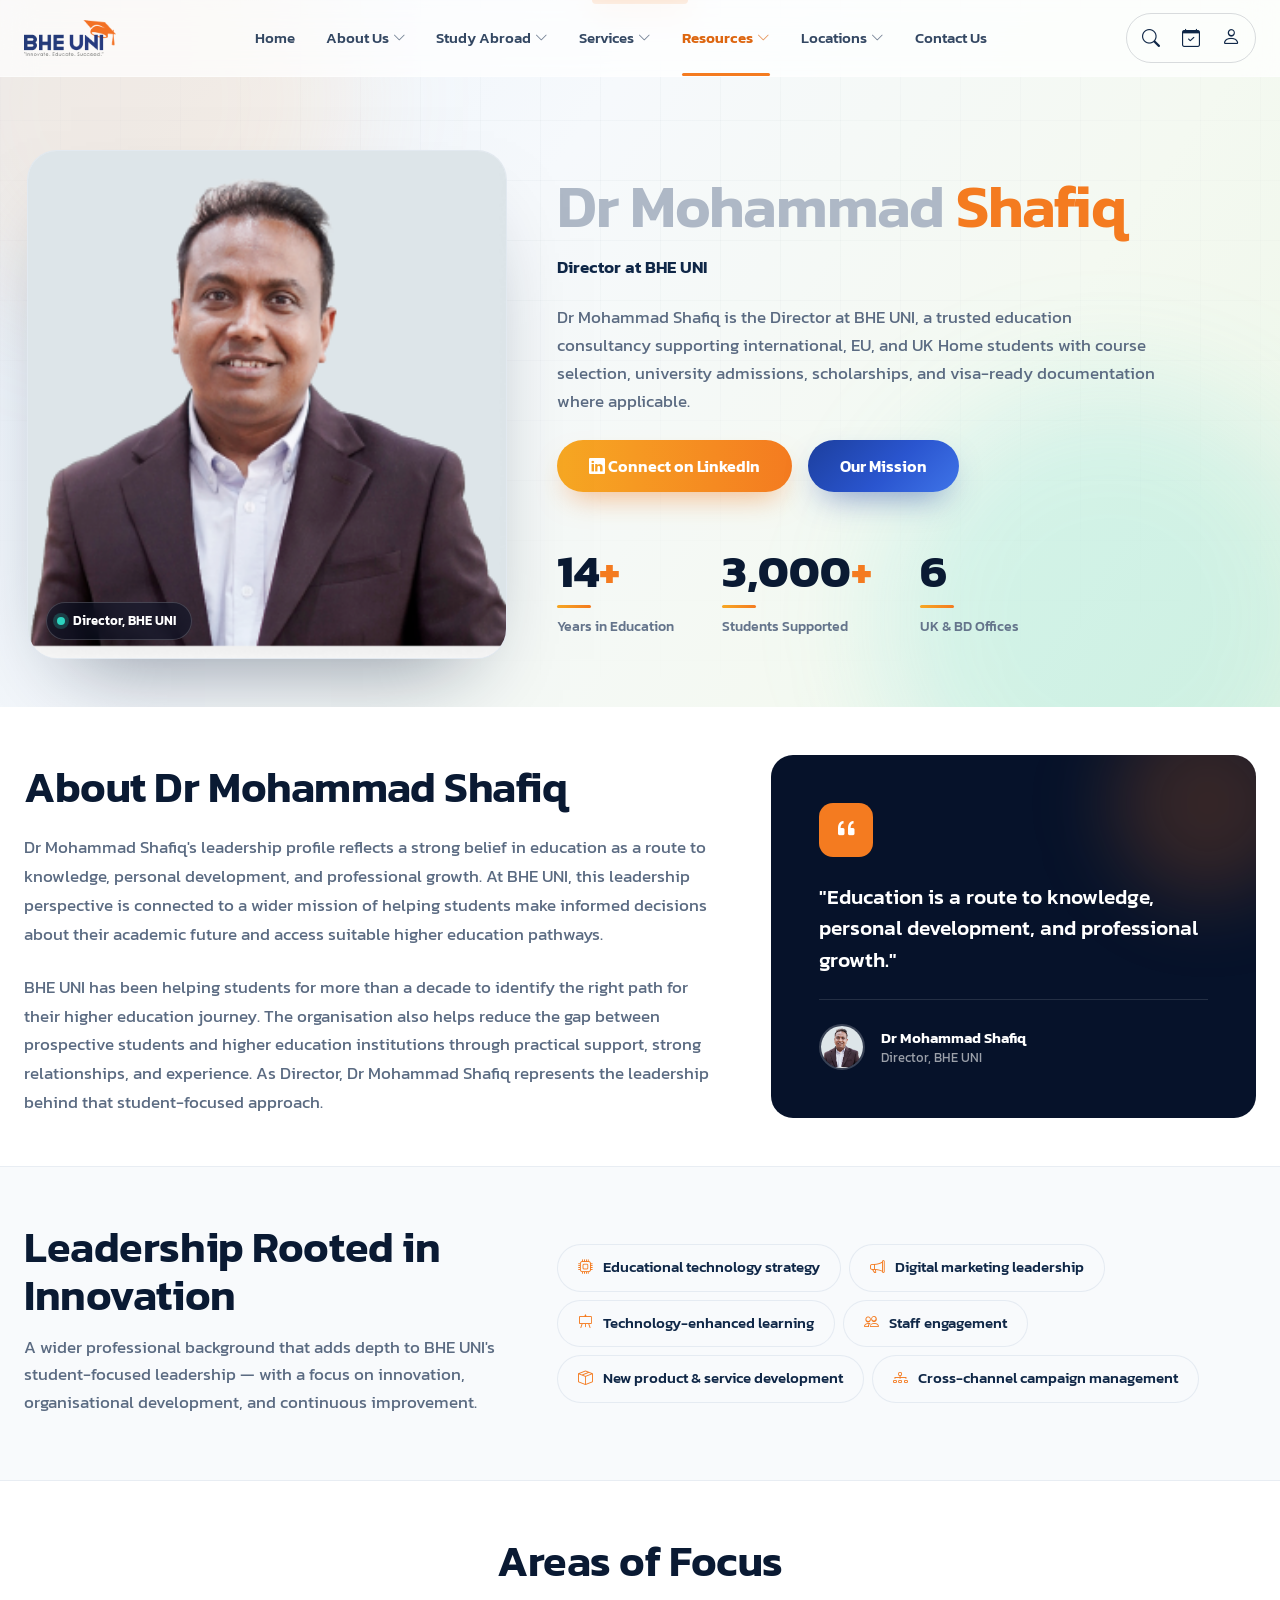
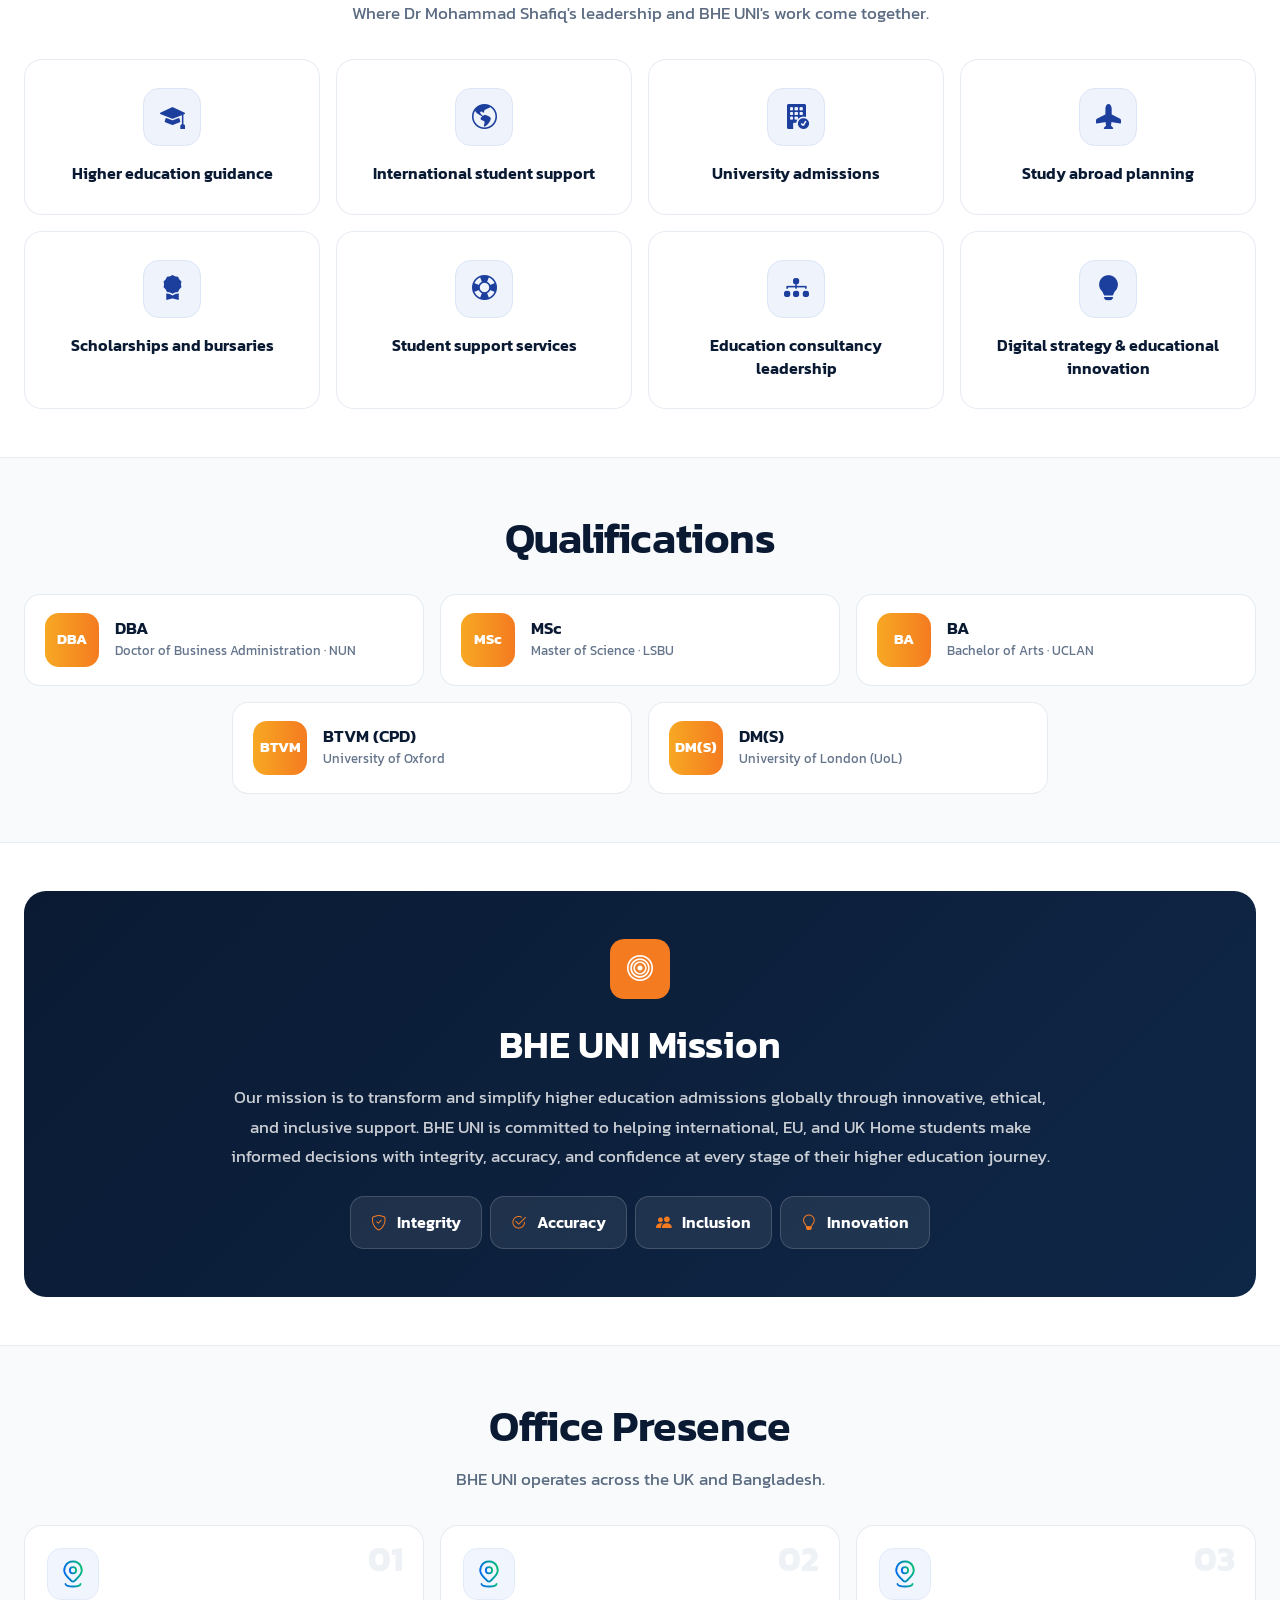
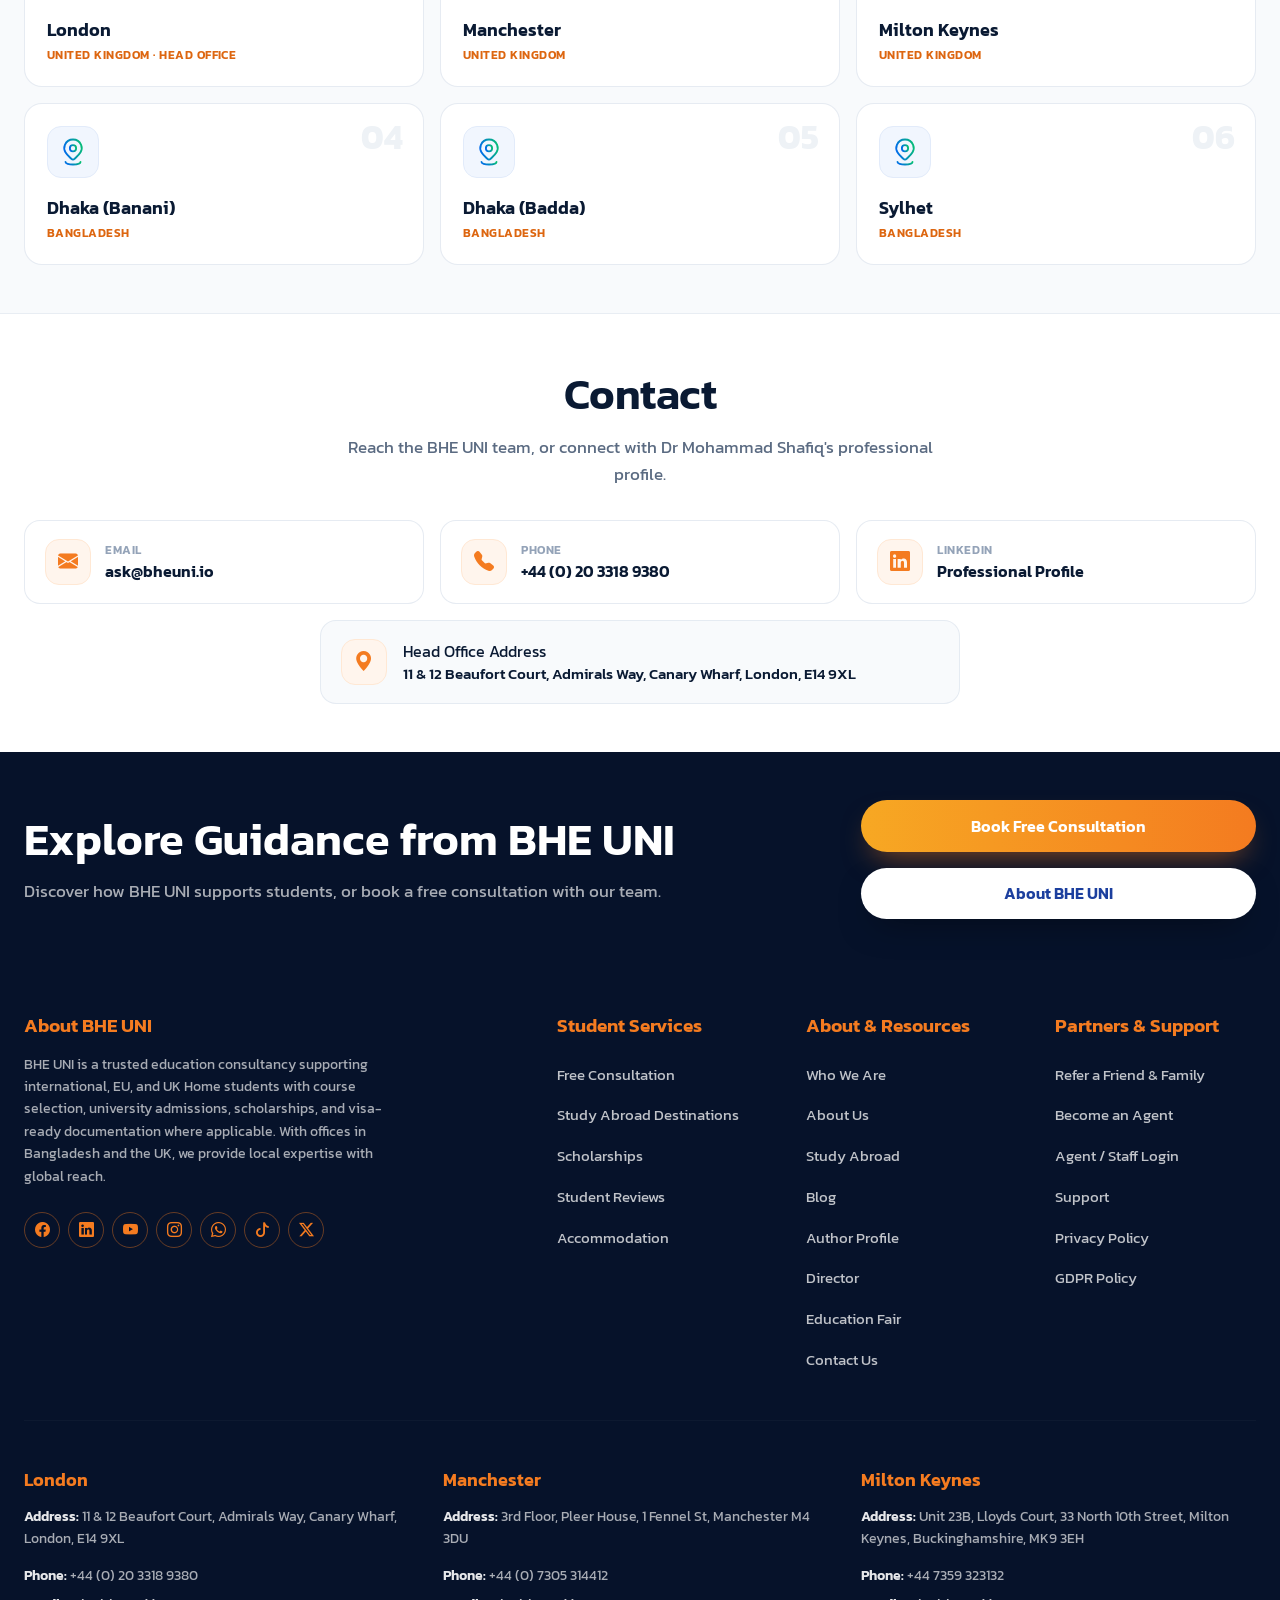
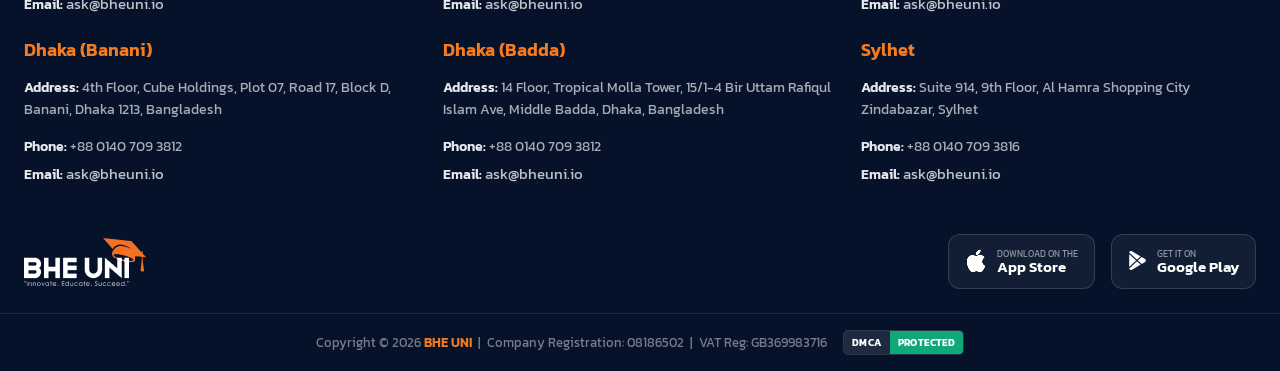
<file: bootstrap/Director - Dr Mohammad Shafiq.html>
<!DOCTYPE html>
<html lang="en">
<head>
  <meta charset="UTF-8" />
  <meta name="viewport" content="width=device-width, initial-scale=1.0" />
  <title>Dr Mohammad Shafiq | Director at BHE UNI</title>

  <link rel="preconnect" href="https://fonts.googleapis.com" />
  <link rel="preconnect" href="https://fonts.gstatic.com" crossorigin />
  <link href="https://fonts.googleapis.com/css2?family=Kanit:wght@300;400;500;600;700;800&display=swap" rel="stylesheet" />

  <link href="https://cdn.jsdelivr.net/npm/bootstrap@5.3.3/dist/css/bootstrap.min.css" rel="stylesheet" integrity="sha384-QWTKZyjpPEjISv5WaRU9OFeRpok6YctnYmDr5pNlyT2bRjXh0JMhjY6hW+ALEwIH" crossorigin="anonymous" />
  <link href="https://cdn.jsdelivr.net/npm/bootstrap-icons@1.11.3/font/bootstrap-icons.min.css" rel="stylesheet" />
  <link href="styles.css" rel="stylesheet" />
</head>
<body>

<!-- ===================== HEADER ===================== -->
<header class="site-header" id="siteHeader">
  <div class="container-xxl px-3 px-sm-4">
    <div class="d-flex align-items-center justify-content-between" style="height:76px;">
      <a href="https://bheuni.io/" target="_blank" rel="noopener" class="d-flex align-items-center flex-shrink-0">
        <img src="assets/bhe-uni-logo.png" alt="BHE UNI" style="height:36px;width:auto;" />
      </a>

      <nav class="d-none d-lg-flex align-items-center">
        <ul class="bhe-nav">
          <li><a href="https://bheuni.io/" target="_blank" rel="noopener" class="nav-link-bhe">Home</a></li>
          <li class="bhe-drop">
            <a href="We Are BHE UNI.html" class="nav-link-bhe">About Us <i class="bi bi-chevron-down" style="font-size:13px;opacity:.7;"></i></a>
            <ul class="bhe-menu">
              <li><a href="We Are BHE UNI.html">Who We Are</a></li>
              <li><a href="https://bheuni.io/teams" target="_blank" rel="noopener">Our Team</a></li>
              <li><a href="https://bheuni.io/testimonial" target="_blank" rel="noopener">Testimonials</a></li>
              <li><a href="https://bheuni.io/career-with-us" target="_blank" rel="noopener">Careers</a></li>
              <li><a href="Author - Dr Mohammad Shafiq.html">Author</a></li>
              <li><a href="Director - Dr Mohammad Shafiq.html">Director</a></li>
            </ul>
          </li>
          <li class="bhe-drop">
            <a href="https://bheuni.io/study-abroad" target="_blank" rel="noopener" class="nav-link-bhe">Study Abroad <i class="bi bi-chevron-down" style="font-size:13px;opacity:.7;"></i></a>
            <ul class="bhe-menu">
              <li class="bhe-sub">
                <a href="https://bheuni.io/study-abroad" target="_blank" rel="noopener">Country <i class="bi bi-chevron-right"></i></a>
                <ul class="bhe-submenu">
                  <li><a href="https://bheuni.io/study-in-uk" target="_blank" rel="noopener">Study in UK</a></li>
                  <li><a href="https://bheuni.io/study-in-usa" target="_blank" rel="noopener">Study in USA</a></li>
                  <li><a href="https://bheuni.io/study-in-canada" target="_blank" rel="noopener">Study in Canada</a></li>
                  <li><a href="https://bheuni.io/study-in-australia" target="_blank" rel="noopener">Study in Australia</a></li>
                  <li><a href="https://bheuni.io/study-in-new-zealand" target="_blank" rel="noopener">Study in New Zealand</a></li>
                  <li><a href="https://bheuni.io/study-in-ireland" target="_blank" rel="noopener">Study in Ireland</a></li>
                  <li><a href="https://bheuni.io/study-in-china" target="_blank" rel="noopener">Study in China</a></li>
                </ul>
              </li>
              <li><a href="https://bheuni.io/universities" target="_blank" rel="noopener">University</a></li>
              <li class="bhe-sub">
                <a href="#">Courses <i class="bi bi-chevron-right"></i></a>
                <ul class="bhe-submenu">
                  <li><a href="https://bheuni.io/course-search?level_id=1&from_url=home" target="_blank" rel="noopener">Undergraduate</a></li>
                  <li><a href="https://bheuni.io/course-search?level_id=2&from_url=home" target="_blank" rel="noopener">Postgraduate</a></li>
                  <li><a href="https://bheuni.io/course-search?level_id=4&from_url=home" target="_blank" rel="noopener">PhD / Research</a></li>
                  <li><a href="https://bheuni.io/course-search?level_id=3&from_url=home" target="_blank" rel="noopener">Foundation</a></li>
                </ul>
              </li>
              <li class="bhe-sub">
                <a href="https://bheuni.io/scholarships" target="_blank" rel="noopener">Scholarships <i class="bi bi-chevron-right"></i></a>
                <ul class="bhe-submenu">
                  <li><a href="https://bheuni.io/scholarships-in-uk" target="_blank" rel="noopener">Scholarship in UK</a></li>
                  <li><a href="https://bheuni.io/scholarships-in-usa" target="_blank" rel="noopener">Scholarship in USA</a></li>
                  <li><a href="https://bheuni.io/scholarships-in-canada" target="_blank" rel="noopener">Scholarship in Canada</a></li>
                  <li><a href="https://bheuni.io/scholarships-in-australia" target="_blank" rel="noopener">Scholarship in Australia</a></li>
                  <li><a href="https://bheuni.io/scholarships-in-ireland" target="_blank" rel="noopener">Scholarship in Ireland</a></li>
                  <li><a href="https://bheuni.io/scholarships-in-new-zealand" target="_blank" rel="noopener">Scholarship in New Zealand</a></li>
                  <li><a href="https://bheuni.io/scholarships-in-china" target="_blank" rel="noopener">Scholarship in China</a></li>
                </ul>
              </li>
            </ul>
          </li>
          <li class="bhe-drop">
            <a href="https://bheuni.io/services" target="_blank" rel="noopener" class="nav-link-bhe">Services <i class="bi bi-chevron-down" style="font-size:13px;opacity:.7;"></i></a>
            <ul class="bhe-menu">
              <li><a href="Immigration and Visa Assistance.html">Visa &amp; Immigration Assistance</a></li>
              <li><a href="https://bheuni.io/accomodation" target="_blank" rel="noopener">Student Accommodation</a></li>
              <li><a href="International Student Support.html">International Student Support</a></li>
              <li class="bhe-sub">
                <a href="https://bheuni.io/eu-home-students" target="_blank" rel="noopener">EU &amp; Home Student Guidance <i class="bi bi-chevron-right"></i></a>
                <ul class="bhe-submenu">
                  <li><a href="https://bheuni.io/first-loan" target="_blank" rel="noopener">First Degree Loan</a></li>
                  <li><a href="https://bheuni.io/second-loan" target="_blank" rel="noopener">Second Degree Loan</a></li>
                </ul>
              </li>
              <li><a href="BHE UNI - Become an Agent.html">Become an Agent</a></li>
            </ul>
          </li>
          <li class="bhe-drop">
            <a href="https://bheuni.io/blogs" target="_blank" rel="noopener" class="nav-link-bhe active">Resources <i class="bi bi-chevron-down" style="font-size:13px;opacity:.7;"></i></a>
            <ul class="bhe-menu">
              <li><a href="https://bheuni.io/blogs" target="_blank" rel="noopener">Blogs</a></li>
              <li><a href="https://bheuni.io/ielts" target="_blank" rel="noopener">IELTS</a></li>
              <li><a href="https://bheuni.io/duolingo" target="_blank" rel="noopener">Duolingo</a></li>
              <li><a href="https://bheuni.io/toefl" target="_blank" rel="noopener">TOEFL</a></li>
              <li><a href="https://bheuni.io/pte" target="_blank" rel="noopener">PTE</a></li>
              <li><a href="https://bheuni.io/oietc" target="_blank" rel="noopener">OIETC / Oxford ELLT</a></li>
              <li><a href="https://bheuni.io/moi" target="_blank" rel="noopener">MOI</a></li>
              <li><a href="https://bheuni.io/videos" target="_blank" rel="noopener">Videos</a></li>
              <li><a href="https://bheuni.io/news-event" target="_blank" rel="noopener">News &amp; Events</a></li>
              <li><a href="https://bheuni.io/study-guide-choosing-education-agent" target="_blank" rel="noopener">Student Guide</a></li>
            </ul>
          </li>
          <li class="bhe-drop">
            <a href="#" class="nav-link-bhe">Locations <i class="bi bi-chevron-down" style="font-size:13px;opacity:.7;"></i></a>
            <ul class="bhe-menu">
              <li class="bhe-sub">
                <a href="https://bheuni.io/bangladesh" target="_blank" rel="noopener">Bangladesh <i class="bi bi-chevron-right"></i></a>
                <ul class="bhe-submenu">
                  <li><a href="https://bheuni.io/study-abroad-consultants-in-dhaka" target="_blank" rel="noopener">Dhaka Office</a></li>
                  <li><a href="https://bheuni.io/study-abroad-consultants-in-sylhet" target="_blank" rel="noopener">Sylhet Office</a></li>
                </ul>
              </li>
              <li class="bhe-sub">
                <a href="https://bheuni.io/united-kingdom" target="_blank" rel="noopener">United Kingdom <i class="bi bi-chevron-right"></i></a>
                <ul class="bhe-submenu">
                  <li><a href="https://bheuni.io/london-office" target="_blank" rel="noopener">London Office (Head Office)</a></li>
                  <li><a href="https://bheuni.io/manchester-office" target="_blank" rel="noopener">Manchester Office</a></li>
                </ul>
              </li>
            </ul>
          </li>
          <li><a href="Contact Us.html" class="nav-link-bhe">Contact Us</a></li>
        </ul>
      </nav>

      <div class="d-flex align-items-center gap-3 flex-shrink-0">
        <div class="icon-pill d-none d-sm-inline-flex">
          <button class="icon-btn" aria-label="Search"><i class="bi bi-search" style="font-size:18px;"></i></button>
          <button class="icon-btn" aria-label="Consultation" data-scroll="#contact"><i class="bi bi-calendar-check" style="font-size:18px;"></i></button>
          <div class="position-relative">
            <button class="icon-btn" id="accountBtn" aria-label="Account"><i class="bi bi-person" style="font-size:19px;"></i></button>
            <div class="portal-pop" id="portalPop">
              <div class="portal-card">
                <div class="d-flex align-items-start gap-3">
                  <div class="flex-grow-1">
                    <h3 class="font-display fw-semi mb-1" style="font-size:21px;">Student Portal</h3>
                    <p class="mb-0" style="font-size:14.5px;line-height:1.5;color:#64748b;">Login or Sign up to access the <span class="fw-semi text-brand">BHE Uni</span> student portal</p>
                  </div>
                  <div class="portal-art">
                    <svg viewBox="0 0 64 64" width="58" height="58" fill="none">
                      <path d="M32 12 8 21l24 9 24-9-24-9z" fill="#1f3a8a"/>
                      <path d="M18 27v9c0 3 6.3 5.5 14 5.5S46 39 46 36v-9l-14 5.2L18 27z" fill="#2a55cf"/>
                      <path d="M56 21v10" stroke="#1f3a8a" stroke-width="2.2" stroke-linecap="round"/>
                      <circle cx="56" cy="33" r="2.4" fill="#f47b20"/>
                      <circle cx="32" cy="46" r="10" fill="#fcd9bd"/>
                      <path d="M22 56a10 10 0 0 1 20 0z" fill="#f47b20"/>
                    </svg>
                  </div>
                </div>
                <div class="d-flex gap-3 mt-4">
                  <button class="btn btn-ghost-navy flex-fill py-2" data-auth="signin">Sign in</button>
                  <button class="btn btn-brand flex-fill py-2" data-auth="signup">Sign up</button>
                </div>
              </div>
            </div>
          </div>
        </div>
        <button class="btn p-2 d-lg-none" id="menuToggle" aria-label="Menu"><i class="bi bi-list" style="font-size:26px;color:var(--navy-900);"></i></button>
      </div>
    </div>
  </div>
  <div class="d-lg-none border-top bg-white px-3 py-2" id="mobileMenu" style="display:none!important;">
    <a href="https://bheuni.io/" target="_blank" rel="noopener" class="d-block py-2 px-2 rounded nav-link-bhe">Home</a>
      <details class="m-grp">
        <summary>About Us <i class="bi bi-chevron-down"></i></summary>
        <div class="m-sub">
          <a href="We Are BHE UNI.html">Who We Are</a>
          <a href="https://bheuni.io/teams" target="_blank" rel="noopener">Our Team</a>
          <a href="https://bheuni.io/testimonial" target="_blank" rel="noopener">Testimonials</a>
          <a href="https://bheuni.io/career-with-us" target="_blank" rel="noopener">Careers</a>
          <a href="Author - Dr Mohammad Shafiq.html">Author</a>
          <a href="Director - Dr Mohammad Shafiq.html">Director</a>
        </div>
      </details>
      <details class="m-grp">
        <summary>Study Abroad <i class="bi bi-chevron-down"></i></summary>
        <div class="m-sub">
          <a href="https://bheuni.io/study-abroad" target="_blank" rel="noopener">All Study Abroad</a>
          <details class="m-grp"><summary>Country <i class="bi bi-chevron-down"></i></summary><div class="m-sub2">
            <a href="https://bheuni.io/study-in-uk" target="_blank" rel="noopener">Study in UK</a>
            <a href="https://bheuni.io/study-in-usa" target="_blank" rel="noopener">Study in USA</a>
            <a href="https://bheuni.io/study-in-canada" target="_blank" rel="noopener">Study in Canada</a>
            <a href="https://bheuni.io/study-in-australia" target="_blank" rel="noopener">Study in Australia</a>
            <a href="https://bheuni.io/study-in-new-zealand" target="_blank" rel="noopener">Study in New Zealand</a>
            <a href="https://bheuni.io/study-in-ireland" target="_blank" rel="noopener">Study in Ireland</a>
            <a href="https://bheuni.io/study-in-china" target="_blank" rel="noopener">Study in China</a>
          </div></details>
          <a href="https://bheuni.io/universities" target="_blank" rel="noopener">University</a>
          <details class="m-grp"><summary>Courses <i class="bi bi-chevron-down"></i></summary><div class="m-sub2">
            <a href="https://bheuni.io/course-search?level_id=1&from_url=home" target="_blank" rel="noopener">Undergraduate</a>
            <a href="https://bheuni.io/course-search?level_id=2&from_url=home" target="_blank" rel="noopener">Postgraduate</a>
            <a href="https://bheuni.io/course-search?level_id=4&from_url=home" target="_blank" rel="noopener">PhD / Research</a>
            <a href="https://bheuni.io/course-search?level_id=3&from_url=home" target="_blank" rel="noopener">Foundation</a>
          </div></details>
          <details class="m-grp"><summary>Scholarships <i class="bi bi-chevron-down"></i></summary><div class="m-sub2">
            <a href="https://bheuni.io/scholarships-in-uk" target="_blank" rel="noopener">Scholarship in UK</a>
            <a href="https://bheuni.io/scholarships-in-usa" target="_blank" rel="noopener">Scholarship in USA</a>
            <a href="https://bheuni.io/scholarships-in-canada" target="_blank" rel="noopener">Scholarship in Canada</a>
            <a href="https://bheuni.io/scholarships-in-australia" target="_blank" rel="noopener">Scholarship in Australia</a>
            <a href="https://bheuni.io/scholarships-in-ireland" target="_blank" rel="noopener">Scholarship in Ireland</a>
            <a href="https://bheuni.io/scholarships-in-new-zealand" target="_blank" rel="noopener">Scholarship in New Zealand</a>
            <a href="https://bheuni.io/scholarships-in-china" target="_blank" rel="noopener">Scholarship in China</a>
          </div></details>
        </div>
      </details>
      <details class="m-grp">
        <summary>Services <i class="bi bi-chevron-down"></i></summary>
        <div class="m-sub">
          <a href="https://bheuni.io/services" target="_blank" rel="noopener">All Services</a>
          <a href="Immigration and Visa Assistance.html">Visa & Immigration Assistance</a>
          <a href="https://bheuni.io/accomodation" target="_blank" rel="noopener">Student Accommodation</a>
          <a href="International Student Support.html">International Student Support</a>
          <details class="m-grp"><summary>EU & Home Student Guidance <i class="bi bi-chevron-down"></i></summary><div class="m-sub2">
            <a href="https://bheuni.io/first-loan" target="_blank" rel="noopener">First Degree Loan</a>
            <a href="https://bheuni.io/second-loan" target="_blank" rel="noopener">Second Degree Loan</a>
          </div></details>
          <a href="BHE UNI - Become an Agent.html">Become an Agent</a>
        </div>
      </details>
      <details class="m-grp">
        <summary>Resources <i class="bi bi-chevron-down"></i></summary>
        <div class="m-sub">
          <a href="https://bheuni.io/blogs" target="_blank" rel="noopener">Blogs</a>
          <a href="https://bheuni.io/ielts" target="_blank" rel="noopener">IELTS</a>
          <a href="https://bheuni.io/duolingo" target="_blank" rel="noopener">Duolingo</a>
          <a href="https://bheuni.io/toefl" target="_blank" rel="noopener">TOEFL</a>
          <a href="https://bheuni.io/pte" target="_blank" rel="noopener">PTE</a>
          <a href="https://bheuni.io/oietc" target="_blank" rel="noopener">OIETC / Oxford ELLT</a>
          <a href="https://bheuni.io/moi" target="_blank" rel="noopener">MOI</a>
          <a href="https://bheuni.io/videos" target="_blank" rel="noopener">Videos</a>
          <a href="https://bheuni.io/news-event" target="_blank" rel="noopener">News & Events</a>
          <a href="https://bheuni.io/study-guide-choosing-education-agent" target="_blank" rel="noopener">Student Guide</a>
        </div>
      </details>
      <details class="m-grp">
        <summary>Locations <i class="bi bi-chevron-down"></i></summary>
        <div class="m-sub">
          <details class="m-grp"><summary>Bangladesh <i class="bi bi-chevron-down"></i></summary><div class="m-sub2">
            <a href="https://bheuni.io/study-abroad-consultants-in-dhaka" target="_blank" rel="noopener">Dhaka Office</a>
            <a href="https://bheuni.io/study-abroad-consultants-in-sylhet" target="_blank" rel="noopener">Sylhet Office</a>
          </div></details>
          <details class="m-grp"><summary>United Kingdom <i class="bi bi-chevron-down"></i></summary><div class="m-sub2">
            <a href="https://bheuni.io/london-office" target="_blank" rel="noopener">London Office (Head Office)</a>
            <a href="https://bheuni.io/manchester-office" target="_blank" rel="noopener">Manchester Office</a>
          </div></details>
        </div>
      </details>
    <a href="Contact Us.html" class="d-block py-2 px-2 rounded nav-link-bhe">Contact Us</a>
    <div class="d-flex gap-2 pt-3 mt-2 border-top">
      <button class="btn btn-ghost-navy flex-fill py-2" data-auth="signin">Sign in</button>
      <button class="btn btn-brand flex-fill py-2" data-auth="signup">Sign up</button>
    </div>
  </div>
</header>

<main id="top">

  <!-- ===================== HERO ===================== -->
  <section class="hero page-hero hero-split">
    <div class="hero-grid"></div>
    <div class="hero-bloom" style="top:-120px;left:-90px;width:440px;height:440px;background:rgba(255,184,119,.16);"></div>
    <div class="hero-bloom" style="bottom:-140px;right:-60px;width:460px;height:460px;background:rgba(45,212,191,.16);"></div>
    <div class="hero-tick"></div>
    <div class="container-xxl px-3 px-sm-4 position-relative">
      <div class="row g-5 align-items-center">
        <!-- LEFT — portrait -->
        <div class="col-lg-5">
          <div class="dir-photo2 reveal mx-auto">
            <img src="assets/team/shafiq.png" alt="Dr Mohammad Shafiq, Director at BHE UNI" />
            <span class="dp2-badge"><span class="dp2-dot"></span><span>Director, BHE UNI</span></span>
          </div>
        </div>
        <!-- RIGHT — content -->
        <div class="col-lg-7">
          <h1 class="dir-h1 mb-0"><span class="lead-muted">Dr Mohammad</span> <span class="text-brand">Shafiq</span></h1>
          <p class="mt-3 mb-0 fw-semi" style="font-size:17px;color:var(--navy-800);">Director at BHE UNI</p>
          <p class="mt-4 mb-0" style="max-width:600px;font-size:16.5px;line-height:1.7;color:#5b6b82;">
            Dr Mohammad Shafiq is the Director at BHE UNI, a trusted education consultancy supporting international, EU, and UK Home students with course selection, university admissions, scholarships, and visa-ready documentation where applicable.
          </p>
          <div class="d-flex flex-column flex-sm-row gap-3 mt-4">
            <a href="https://www.linkedin.com/in/dr-mohammad-shafiq-476868a3/" target="_blank" rel="noopener" class="btn btn-brand btn-lg"><i class="bi bi-linkedin"></i> Connect on LinkedIn</a>
            <a href="#mission" class="btn btn-navy-grad btn-lg" data-scroll="#mission">Our Mission</a>
          </div>
          <div class="d-flex flex-wrap gap-5 mt-5 pt-2">
            <div class="dir-stat">
              <div class="ds-num">14<span class="text-brand">+</span></div>
              <div class="ds-line"></div>
              <div class="ds-k">Years in Education</div>
            </div>
            <div class="dir-stat">
              <div class="ds-num">3,000<span class="text-brand">+</span></div>
              <div class="ds-line"></div>
              <div class="ds-k">Students Supported</div>
            </div>
            <div class="dir-stat">
              <div class="ds-num">6</div>
              <div class="ds-line"></div>
              <div class="ds-k">UK &amp; BD Offices</div>
            </div>
          </div>
        </div>
      </div>
    </div>
  </section>

  <!-- ===================== ABOUT ===================== -->
  <section class="section bg-white">
    <div class="container-xxl px-3 px-sm-4">
      <div class="row g-5 align-items-start">
        <div class="col-lg-7 reveal">
          <h2 class="section-title mt-2">About Dr Mohammad Shafiq</h2>
          <p class="mt-4 mb-0" style="font-size:16.5px;line-height:1.75;color:#5b6b82;">
            Dr Mohammad Shafiq's leadership profile reflects a strong belief in education as a route to knowledge, personal development, and professional growth. At BHE UNI, this leadership perspective is connected to a wider mission of helping students make informed decisions about their academic future and access suitable higher education pathways.
          </p>
          <p class="mt-4 mb-0" style="font-size:16.5px;line-height:1.75;color:#5b6b82;">
            BHE UNI has been helping students for more than a decade to identify the right path for their higher education journey. The organisation also helps reduce the gap between prospective students and higher education institutions through practical support, strong relationships, and experience. As Director, Dr Mohammad Shafiq represents the leadership behind that student-focused approach.
          </p>
        </div>
        <div class="col-lg-5 reveal">
          <div class="comp-dark p-4 p-lg-5 h-100">
            <div class="blob"></div>
            <span class="chip chip-brand position-relative" style="width:54px;height:54px;"><i class="bi bi-quote" style="font-size:26px;"></i></span>
            <p class="position-relative mt-4 mb-0 font-display" style="font-size:21px;line-height:1.5;font-weight:500;">
              "Education is a route to knowledge, personal development, and professional growth."
            </p>
            <div class="position-relative d-flex align-items-center gap-3 mt-4 pt-4" style="border-top:1px solid rgba(255,255,255,.12);">
              <img src="assets/team/shafiq.png" alt="Dr Mohammad Shafiq" style="width:46px;height:46px;border-radius:50%;object-fit:cover;border:2px solid rgba(255,255,255,.2);" />
              <div>
                <div class="fw-semi" style="font-size:15px;">Dr Mohammad Shafiq</div>
                <div style="font-size:12.5px;color:rgba(255,255,255,.6);">Director, BHE UNI</div>
              </div>
            </div>
          </div>
        </div>
      </div>
    </div>
  </section>

  <!-- ===================== LEADERSHIP PERSPECTIVE ===================== -->
  <section class="section bg-soft-line">
    <div class="container-xxl px-3 px-sm-4">
      <div class="row g-5 align-items-center">
        <div class="col-lg-5 reveal">
          <h2 class="section-title mt-2">Leadership Rooted in Innovation</h2>
          <p class="section-sub mt-3">A wider professional background that adds depth to BHE UNI's student-focused leadership — with a focus on innovation, organisational development, and continuous improvement.</p>
        </div>
        <div class="col-lg-7 reveal">
          <div class="d-flex flex-wrap gap-2">
            <span class="do-pill"><i class="bi bi-cpu"></i> Educational technology strategy</span>
            <span class="do-pill"><i class="bi bi-megaphone"></i> Digital marketing leadership</span>
            <span class="do-pill"><i class="bi bi-easel"></i> Technology-enhanced learning</span>
            <span class="do-pill"><i class="bi bi-people"></i> Staff engagement</span>
            <span class="do-pill"><i class="bi bi-box-seam"></i> New product &amp; service development</span>
            <span class="do-pill"><i class="bi bi-diagram-3"></i> Cross-channel campaign management</span>
          </div>
        </div>
      </div>
    </div>
  </section>

  <!-- ===================== AREAS OF FOCUS ===================== -->
  <section class="section bg-white">
    <div class="container-xxl px-3 px-sm-4">
      <div class="text-center mx-auto reveal" style="max-width:640px;">
        <h2 class="section-title mt-2">Areas of Focus</h2>
        <p class="section-sub mt-3">Where Dr Mohammad Shafiq's leadership and BHE UNI's work come together.</p>
      </div>
      <div class="row g-3 mt-3">
        <div class="col-md-6 col-lg-3 reveal"><div class="expertise-tile"><span class="et-ic"><i class="bi bi-mortarboard-fill"></i></span><span class="et-t">Higher education guidance</span></div></div>
        <div class="col-md-6 col-lg-3 reveal"><div class="expertise-tile"><span class="et-ic"><i class="bi bi-globe-americas"></i></span><span class="et-t">International student support</span></div></div>
        <div class="col-md-6 col-lg-3 reveal"><div class="expertise-tile"><span class="et-ic"><i class="bi bi-building-fill-check"></i></span><span class="et-t">University admissions</span></div></div>
        <div class="col-md-6 col-lg-3 reveal"><div class="expertise-tile"><span class="et-ic"><i class="bi bi-airplane-fill"></i></span><span class="et-t">Study abroad planning</span></div></div>
        <div class="col-md-6 col-lg-3 reveal"><div class="expertise-tile"><span class="et-ic"><i class="bi bi-award-fill"></i></span><span class="et-t">Scholarships and bursaries</span></div></div>
        <div class="col-md-6 col-lg-3 reveal"><div class="expertise-tile"><span class="et-ic"><i class="bi bi-life-preserver"></i></span><span class="et-t">Student support services</span></div></div>
        <div class="col-md-6 col-lg-3 reveal"><div class="expertise-tile"><span class="et-ic"><i class="bi bi-diagram-3-fill"></i></span><span class="et-t">Education consultancy leadership</span></div></div>
        <div class="col-md-6 col-lg-3 reveal"><div class="expertise-tile"><span class="et-ic"><i class="bi bi-lightbulb-fill"></i></span><span class="et-t">Digital strategy &amp; educational innovation</span></div></div>
      </div>
    </div>
  </section>

  <!-- ===================== QUALIFICATIONS ===================== -->
  <section class="section bg-soft-line">
    <div class="container-xxl px-3 px-sm-4">
      <div class="text-center mx-auto reveal" style="max-width:640px;">
        <h2 class="section-title mt-2">Qualifications</h2>
      </div>
      <div class="row g-3 mt-3 justify-content-center">
        <div class="col-md-6 col-lg-4 reveal"><div class="qual-card"><span class="qual-badge">DBA</span><div><div class="qual-deg">DBA</div><div class="qual-inst">Doctor of Business Administration &middot; NUN</div></div></div></div>
        <div class="col-md-6 col-lg-4 reveal"><div class="qual-card"><span class="qual-badge">MSc</span><div><div class="qual-deg">MSc</div><div class="qual-inst">Master of Science &middot; LSBU</div></div></div></div>
        <div class="col-md-6 col-lg-4 reveal"><div class="qual-card"><span class="qual-badge">BA</span><div><div class="qual-deg">BA</div><div class="qual-inst">Bachelor of Arts &middot; UCLAN</div></div></div></div>
        <div class="col-md-6 col-lg-4 reveal"><div class="qual-card"><span class="qual-badge">BTVM</span><div><div class="qual-deg">BTVM (CPD)</div><div class="qual-inst">University of Oxford</div></div></div></div>
        <div class="col-md-6 col-lg-4 reveal"><div class="qual-card"><span class="qual-badge">DM(S)</span><div><div class="qual-deg">DM(S)</div><div class="qual-inst">University of London (UoL)</div></div></div></div>
      </div>
    </div>
  </section>

  <!-- ===================== MISSION ===================== -->
  <section class="section bg-white" id="mission">
    <div class="container-xxl px-3 px-sm-4">
      <div class="support-card dark reveal text-center" style="padding:48px 32px;">
        <span class="chip mx-auto" style="width:60px;height:60px;background:var(--brand-500);color:#fff;"><i class="bi bi-bullseye" style="font-size:26px;"></i></span>
        <h2 class="font-display fw-semi mt-4 mx-auto" style="font-size:clamp(1.7rem,3.4vw,2.4rem);line-height:1.15;max-width:900px;">BHE UNI Mission</h2>
        <p class="mt-3 mb-0 mx-auto" style="font-size:17px;line-height:1.75;color:rgba(255,255,255,.78);max-width:820px;">
          Our mission is to transform and simplify higher education admissions globally through innovative, ethical, and inclusive support. BHE UNI is committed to helping international, EU, and UK Home students make informed decisions with integrity, accuracy, and confidence at every stage of their higher education journey.
        </p>
        <div class="d-flex flex-wrap justify-content-center gap-2 mt-4">
          <span class="value-chip" style="background:rgba(255,255,255,.08);border-color:rgba(255,255,255,.16);color:#fff;"><i class="bi bi-shield-check text-brand"></i> Integrity</span>
          <span class="value-chip" style="background:rgba(255,255,255,.08);border-color:rgba(255,255,255,.16);color:#fff;"><i class="bi bi-check2-circle text-brand"></i> Accuracy</span>
          <span class="value-chip" style="background:rgba(255,255,255,.08);border-color:rgba(255,255,255,.16);color:#fff;"><i class="bi bi-people-fill text-brand"></i> Inclusion</span>
          <span class="value-chip" style="background:rgba(255,255,255,.08);border-color:rgba(255,255,255,.16);color:#fff;"><i class="bi bi-lightbulb text-brand"></i> Innovation</span>
        </div>
      </div>
    </div>
  </section>

  <!-- ===================== OFFICE PRESENCE ===================== -->
  <section class="section bg-soft-line">
    <div class="container-xxl px-3 px-sm-4">
      <div class="text-center mx-auto reveal" style="max-width:640px;">
        <h2 class="section-title mt-2">Office Presence</h2>
        <p class="section-sub mt-3">BHE UNI operates across the UK and Bangladesh.</p>
      </div>
      <div class="row g-3 mt-3">
        <div class="col-md-6 col-lg-4 reveal"><div class="office-tile"><span class="ot-num">01</span><span class="ot-ic"><img src="assets/location-05.svg" alt="" width="30" height="30" /></span><div class="ot-city">London</div><div class="ot-tag">United Kingdom · Head Office</div></div></div>
        <div class="col-md-6 col-lg-4 reveal"><div class="office-tile"><span class="ot-num">02</span><span class="ot-ic"><img src="assets/location-05.svg" alt="" width="30" height="30" /></span><div class="ot-city">Manchester</div><div class="ot-tag">United Kingdom</div></div></div>
        <div class="col-md-6 col-lg-4 reveal"><div class="office-tile"><span class="ot-num">03</span><span class="ot-ic"><img src="assets/location-05.svg" alt="" width="30" height="30" /></span><div class="ot-city">Milton Keynes</div><div class="ot-tag">United Kingdom</div></div></div>
        <div class="col-md-6 col-lg-4 reveal"><div class="office-tile"><span class="ot-num">04</span><span class="ot-ic"><img src="assets/location-05.svg" alt="" width="30" height="30" /></span><div class="ot-city">Dhaka (Banani)</div><div class="ot-tag">Bangladesh</div></div></div>
        <div class="col-md-6 col-lg-4 reveal"><div class="office-tile"><span class="ot-num">05</span><span class="ot-ic"><img src="assets/location-05.svg" alt="" width="30" height="30" /></span><div class="ot-city">Dhaka (Badda)</div><div class="ot-tag">Bangladesh</div></div></div>
        <div class="col-md-6 col-lg-4 reveal"><div class="office-tile"><span class="ot-num">06</span><span class="ot-ic"><img src="assets/location-05.svg" alt="" width="30" height="30" /></span><div class="ot-city">Sylhet</div><div class="ot-tag">Bangladesh</div></div></div>
      </div>
    </div>
  </section>

  <!-- ===================== CONTACT ===================== -->
  <section class="section bg-white" id="contact">
    <div class="container-xxl px-3 px-sm-4">
      <div class="text-center mx-auto reveal" style="max-width:640px;">
        <h2 class="section-title mt-2">Contact</h2>
        <p class="section-sub mt-3">Reach the BHE UNI team, or connect with Dr Mohammad Shafiq's professional profile.</p>
      </div>
      <div class="row g-3 mt-2 justify-content-center reveal">
        <div class="col-sm-6 col-lg-4"><a href="mailto:ask@bheuni.io" class="contact-tile"><span class="chip chip-brand-soft" style="width:46px;height:46px;"><i class="bi bi-envelope-fill" style="font-size:20px;"></i></span><div><div class="ct-label">Email</div><div class="ct-value">ask@bheuni.io</div></div></a></div>
        <div class="col-sm-6 col-lg-4"><a href="tel:+442033189380" class="contact-tile"><span class="chip chip-brand-soft" style="width:46px;height:46px;"><i class="bi bi-telephone-fill" style="font-size:20px;"></i></span><div><div class="ct-label">Phone</div><div class="ct-value">+44 (0) 20 3318 9380</div></div></a></div>
        <div class="col-sm-6 col-lg-4"><a href="https://www.linkedin.com/in/dr-mohammad-shafiq-476868a3/" target="_blank" rel="noopener" class="contact-tile"><span class="chip chip-brand-soft" style="width:46px;height:46px;"><i class="bi bi-linkedin" style="font-size:20px;"></i></span><div><div class="ct-label">LinkedIn</div><div class="ct-value">Professional Profile</div></div></a></div>
      </div>
      <div class="d-flex align-items-start gap-3 mt-3 mx-auto reveal" style="max-width:640px;background:#f8fafc;border:1px solid rgba(226,232,240,.8);border-radius:16px;padding:18px 20px;">
        <span class="chip chip-brand-soft" style="width:46px;height:46px;flex:none;"><i class="bi bi-geo-alt-fill" style="font-size:20px;"></i></span>
        <div>
          <div class="ct-label">Head Office Address</div>
          <div style="font-size:15px;color:var(--navy-900);font-weight:500;line-height:1.5;">11 &amp; 12 Beaufort Court, Admirals Way, Canary Wharf, London, E14 9XL</div>
        </div>
      </div>
    </div>
  </section>

  <!-- ===================== CTA ===================== -->
  <section class="section bg-navy text-white">
    <div class="container-xxl px-3 px-sm-4">
      <div class="row g-4 align-items-center">
        <div class="col-lg-8 reveal">
          <h2 class="font-display fw-semi" style="font-size:clamp(1.9rem,4vw,2.8rem);line-height:1.1;">Explore Guidance from BHE UNI</h2>
          <p class="mt-3 mb-0" style="max-width:40rem;font-size:16.5px;color:rgba(255,255,255,.65);">Discover how BHE UNI supports students, or book a free consultation with our team.</p>
        </div>
        <div class="col-lg-4 d-flex flex-column flex-sm-row flex-lg-column gap-3 reveal">
          <a href="https://bheuni.io/free-consultation" target="_blank" rel="noopener" class="btn btn-brand btn-lg">Book Free Consultation</a>
          <a href="We Are BHE UNI.html" class="btn btn-white-pill btn-lg">About BHE UNI</a>
        </div>
      </div>
    </div>
  </section>
</main>

<!-- ===================== FOOTER ===================== -->
<footer class="site-footer">
  <div class="container-xxl px-3 px-sm-4 pt-5 pb-4">
    <div class="row g-4 g-lg-5">
      <div class="col-lg-5">
        <h4 class="footer-head">About BHE UNI</h4>
        <p class="mt-3" style="font-size:14px;line-height:1.6;color:rgba(255,255,255,.65);max-width:24rem;">BHE UNI is a trusted education consultancy supporting international, EU, and UK Home students with course selection, university admissions, scholarships, and visa-ready documentation where applicable. With offices in Bangladesh and the UK, we provide local expertise with global reach.</p>
        <div class="d-flex flex-wrap gap-2 mt-4" id="socialRow"></div>
      </div>
      <div class="col-6 col-lg">
        <h4 class="footer-head">Student Services</h4>
        <ul class="list-unstyled d-flex flex-column gap-3 mt-4 mb-0">
          <li><a class="footer-link" href="https://bheuni.io/free-consultation" target="_blank" rel="noopener">Free Consultation</a></li>
          <li><a class="footer-link" href="https://bheuni.io/study-abroad" target="_blank" rel="noopener">Study Abroad Destinations</a></li>
          <li><a class="footer-link" href="https://bheuni.io/scholarships" target="_blank" rel="noopener">Scholarships</a></li>
          <li><a class="footer-link" href="https://bheuni.io/testimonial" target="_blank" rel="noopener">Student Reviews</a></li>
          <li><a class="footer-link" href="https://bheuni.io/accomodation" target="_blank" rel="noopener">Accommodation</a></li>
        </ul>
      </div>
      <div class="col-6 col-lg">
        <h4 class="footer-head">About &amp; Resources</h4>
        <ul class="list-unstyled d-flex flex-column gap-3 mt-4 mb-0">
          <li><a class="footer-link" href="We Are BHE UNI.html">Who We Are</a></li>
          <li><a class="footer-link" href="We Are BHE UNI.html">About Us</a></li>
          <li><a class="footer-link" href="https://bheuni.io/study-abroad" target="_blank" rel="noopener">Study Abroad</a></li>
          <li><a class="footer-link" href="https://bheuni.io/blogs" target="_blank" rel="noopener">Blog</a></li>
          <li><a class="footer-link" href="Author - Dr Mohammad Shafiq.html">Author Profile</a></li>
          <li><a class="footer-link" href="Director - Dr Mohammad Shafiq.html">Director</a></li>
          <li><a class="footer-link" href="https://bheuni.io/education-fair" target="_blank" rel="noopener">Education Fair</a></li>
          <li><a class="footer-link" href="Contact Us.html">Contact Us</a></li>
        </ul>
      </div>
      <div class="col-6 col-lg">
        <h4 class="footer-head">Partners &amp; Support</h4>
        <ul class="list-unstyled d-flex flex-column gap-3 mt-4 mb-0">
          <li><a class="footer-link" href="https://bheuni.io/referral-program" target="_blank" rel="noopener">Refer a Friend &amp; Family</a></li>
          <li><a class="footer-link" href="BHE UNI - Become an Agent.html">Become an Agent</a></li>
          <li><a class="footer-link" href="https://bheuni.io/staff-login" target="_blank" rel="noopener">Agent / Staff Login</a></li>
          <li><a class="footer-link" href="https://bheuni.io/contact" target="_blank" rel="noopener">Support</a></li>
          <li><a class="footer-link" href="https://bheuni.io/Privacy-Policy" target="_blank" rel="noopener">Privacy Policy</a></li>
          <li><a class="footer-link" href="https://bheuni.io/GDPR-Policy" target="_blank" rel="noopener">GDPR Policy</a></li>
        </ul>
      </div>
    </div>

    <hr style="border-color:rgba(255,255,255,.1);margin:48px 0;" />

    <div class="row g-4" id="officeGrid"></div>

    <div class="d-flex flex-column flex-lg-row align-items-center justify-content-between gap-4 mt-5">
      <img src="assets/bhe-uni-logo-white.png" alt="BHE UNI" style="height:48px;width:auto;" />
      <div class="d-flex gap-3">
        <a href="https://apps.apple.com/us/app/bhe-uni/id6468664118" target="_blank" rel="noopener" class="store-badge">
          <i class="bi bi-apple" style="font-size:22px;"></i>
          <span class="text-start lh-1"><span class="d-block" style="font-size:9px;text-transform:uppercase;color:rgba(255,255,255,.55);">Download on the</span><span class="d-block fw-semi" style="font-size:15px;">App Store</span></span>
        </a>
        <a href="https://play.google.com/store/apps/details?id=com.bheglobal" target="_blank" rel="noopener" class="store-badge">
          <i class="bi bi-google-play" style="font-size:19px;"></i>
          <span class="text-start lh-1"><span class="d-block" style="font-size:9px;text-transform:uppercase;color:rgba(255,255,255,.55);">Get it on</span><span class="d-block fw-semi" style="font-size:15px;">Google Play</span></span>
        </a>
      </div>
    </div>
  </div>
  <div style="border-top:1px solid rgba(255,255,255,.1);">
    <div class="container-xxl px-3 px-sm-4 py-3 d-flex flex-column flex-sm-row align-items-center justify-content-center gap-2 gap-sm-3 text-center" style="font-size:13px;color:rgba(255,255,255,.45);">
      <span>Copyright © <span id="year"></span> <span class="text-brand fw-semi">BHE UNI</span> &nbsp;|&nbsp; Company Registration: 08186502 &nbsp;|&nbsp; VAT Reg: GB369983716</span>
      <span class="dmca"><span style="background:rgba(255,255,255,.1);color:#fff;padding:4px 8px;letter-spacing:.04em;">DMCA</span><span style="background:rgba(16,185,129,.9);color:#fff;padding:4px 8px;letter-spacing:.04em;">PROTECTED</span></span>
    </div>
  </div>
</footer>

<!-- ===================== AUTH MODAL ===================== -->
<div class="modal fade" id="authModal" tabindex="-1" aria-hidden="true">
  <div class="modal-dialog modal-dialog-centered" style="max-width:440px;">
    <div class="modal-content">
      <div class="auth-head">
        <div class="blob"></div>
        <button type="button" class="btn-close btn-close-white position-absolute" style="right:16px;top:16px;" data-bs-dismiss="modal" aria-label="Close"></button>
        <div class="d-flex align-items-center gap-2 position-relative" style="font-size:12px;font-weight:600;letter-spacing:.06em;text-transform:uppercase;color:rgba(255,255,255,.7);"><i class="bi bi-mortarboard-fill"></i> BHE UNI Student Portal</div>
        <h3 class="font-display fw-semi mt-3 mb-0 position-relative" id="authTitle" style="font-size:26px;line-height:1.2;">Sign in to your account</h3>
        <p class="mt-2 mb-0 position-relative" id="authSub" style="font-size:14px;color:rgba(255,255,255,.7);">Access applications, tracking and resources.</p>
      </div>
      <div class="p-4 p-sm-4" id="authBody">
        <button type="button" class="btn w-100 d-flex align-items-center justify-content-center gap-2 py-3" style="border:1px solid #e2e8f0;font-weight:600;font-size:14.5px;color:var(--navy-800);border-radius:12px;">
          <svg viewBox="0 0 24 24" width="18" height="18"><path fill="#4285F4" d="M22.56 12.25c0-.78-.07-1.53-.2-2.25H12v4.26h5.92a5.06 5.06 0 0 1-2.2 3.32v2.76h3.56c2.08-1.92 3.28-4.74 3.28-8.09z"/><path fill="#34A853" d="M12 23c2.97 0 5.46-.98 7.28-2.66l-3.56-2.76c-.98.66-2.23 1.06-3.72 1.06-2.86 0-5.29-1.93-6.16-4.53H2.18v2.84A11 11 0 0 0 12 23z"/><path fill="#FBBC05" d="M5.84 14.11a6.6 6.6 0 0 1 0-4.22V7.05H2.18a11 11 0 0 0 0 9.9z"/><path fill="#EA4335" d="M12 5.38c1.62 0 3.06.56 4.21 1.64l3.15-3.15A10.97 10.97 0 0 0 12 1 11 11 0 0 0 2.18 7.05l3.66 2.84C6.71 7.3 9.14 5.38 12 5.38z"/></svg>
          Continue with Google
        </button>
        <div class="d-flex align-items-center gap-3 my-4"><span class="flex-fill" style="height:1px;background:#e2e8f0;"></span><span style="font-size:12px;font-weight:500;color:#94a3b8;">or</span><span class="flex-fill" style="height:1px;background:#e2e8f0;"></span></div>
        <form id="authForm" novalidate>
          <label class="d-block mb-3" id="nameField" style="display:none!important;">
            <span class="d-block mb-1" style="font-size:13.5px;font-weight:600;color:var(--navy-800);">Full name</span>
            <span class="input-wrap"><i class="bi bi-person ic"></i><input class="bhe-input" name="name" placeholder="Jordan Ahmed" /></span>
          </label>
          <label class="d-block mb-3">
            <span class="d-block mb-1" style="font-size:13.5px;font-weight:600;color:var(--navy-800);">Email address</span>
            <span class="input-wrap"><i class="bi bi-envelope ic"></i><input class="bhe-input" name="email" type="email" placeholder="you@email.com" required /></span>
          </label>
          <label class="d-block">
            <span class="d-flex justify-content-between mb-1"><span style="font-size:13.5px;font-weight:600;color:var(--navy-800);">Password</span><a href="#" id="forgotLink" class="fw-semi text-brand text-decoration-none" style="font-size:13px;">Forgot?</a></span>
            <span class="input-wrap"><i class="bi bi-lock ic"></i><input class="bhe-input" name="password" type="password" placeholder="••••••••" required /></span>
          </label>
          <button type="submit" class="btn btn-brand w-100 mt-4 py-3" id="authSubmit" style="font-size:15.5px;">Sign in</button>
          <p class="text-center mt-3 mb-0" style="font-size:14px;color:#64748b;" id="authSwitchRow">
            <span id="authSwitchText">Don't have an account? </span>
            <button type="button" class="btn p-0 fw-semi text-brand align-baseline" id="authSwitch" style="font-size:14px;">Sign up</button>
          </p>
        </form>
      </div>
    </div>
  </div>
</div>

<script src="https://cdn.jsdelivr.net/npm/bootstrap@5.3.3/dist/js/bootstrap.bundle.min.js" integrity="sha384-YvpcrYf0tY3lHB60NNkmXc5s9fDVZLESaAA55NDzOxhy9GkcIdslK1eN7N6jIeHz" crossorigin="anonymous"></script>
<script src="about.js"></script>
</body>
</html>
</file>
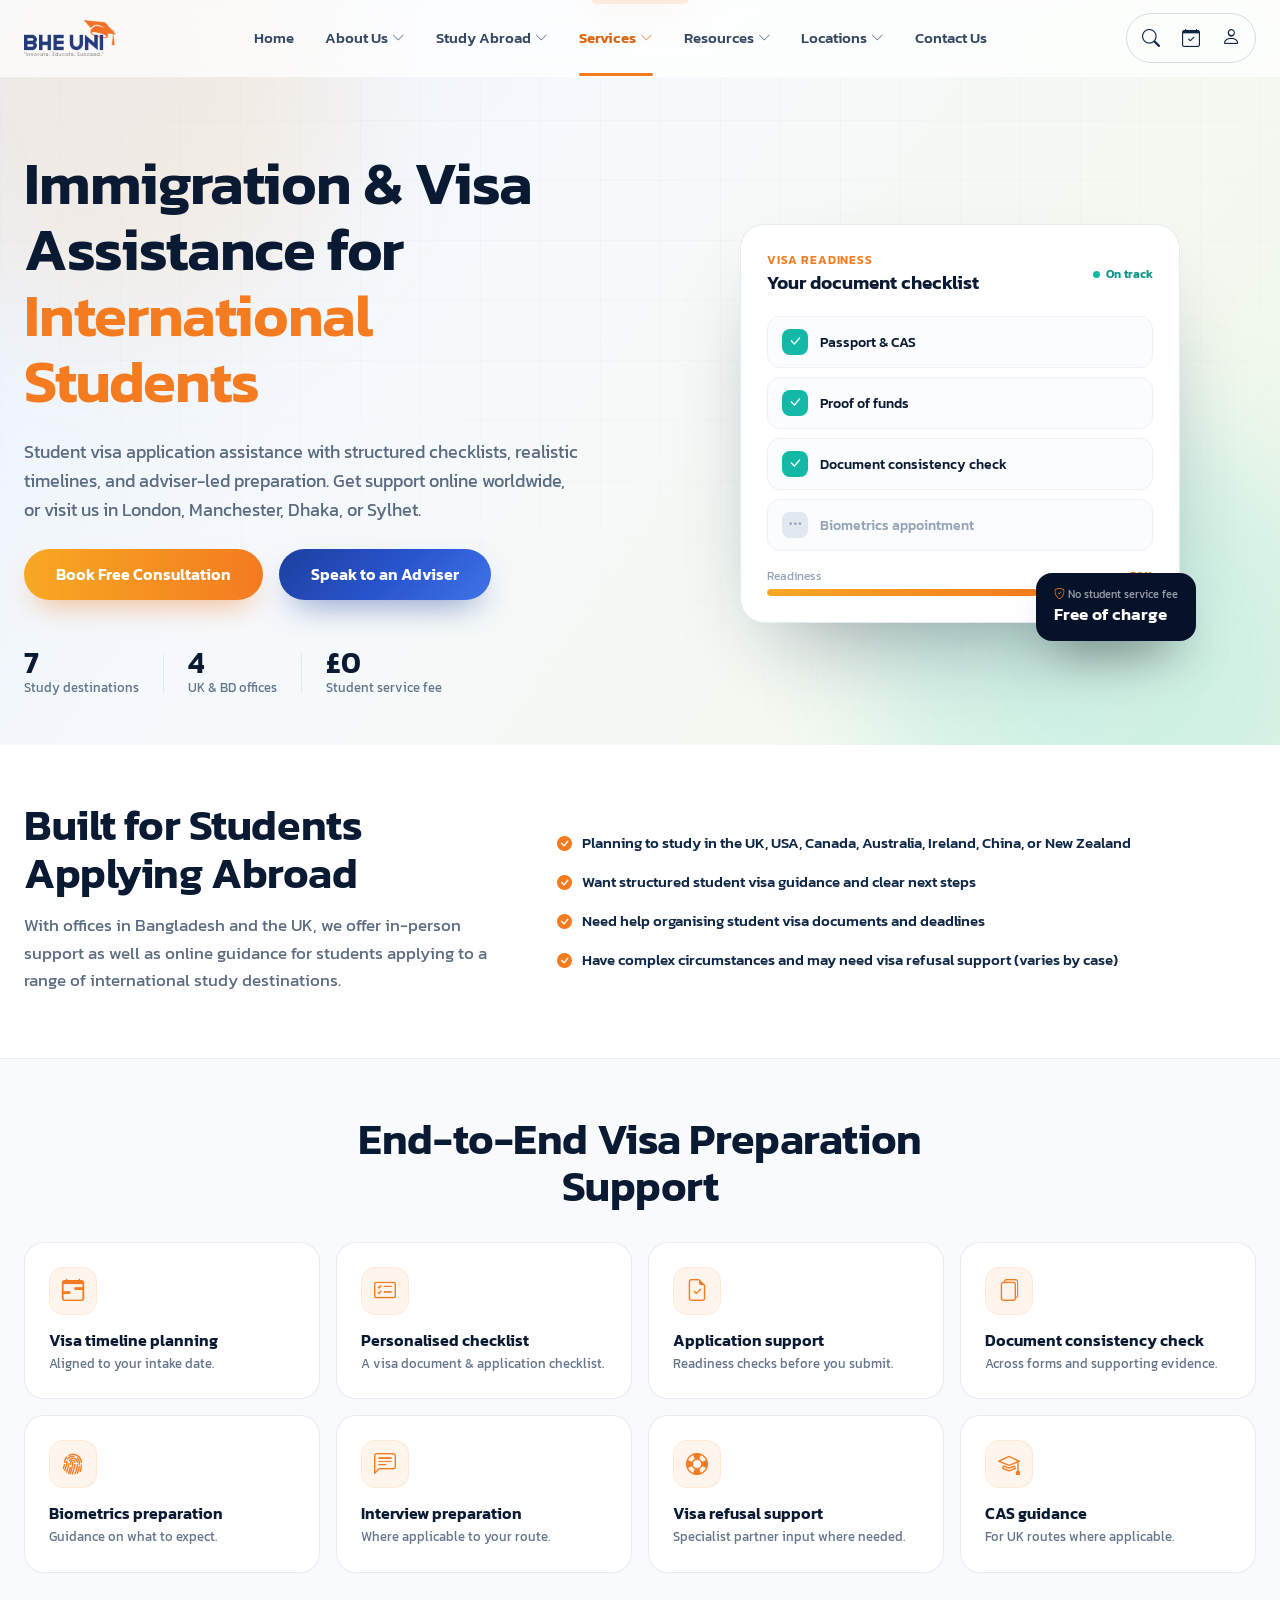
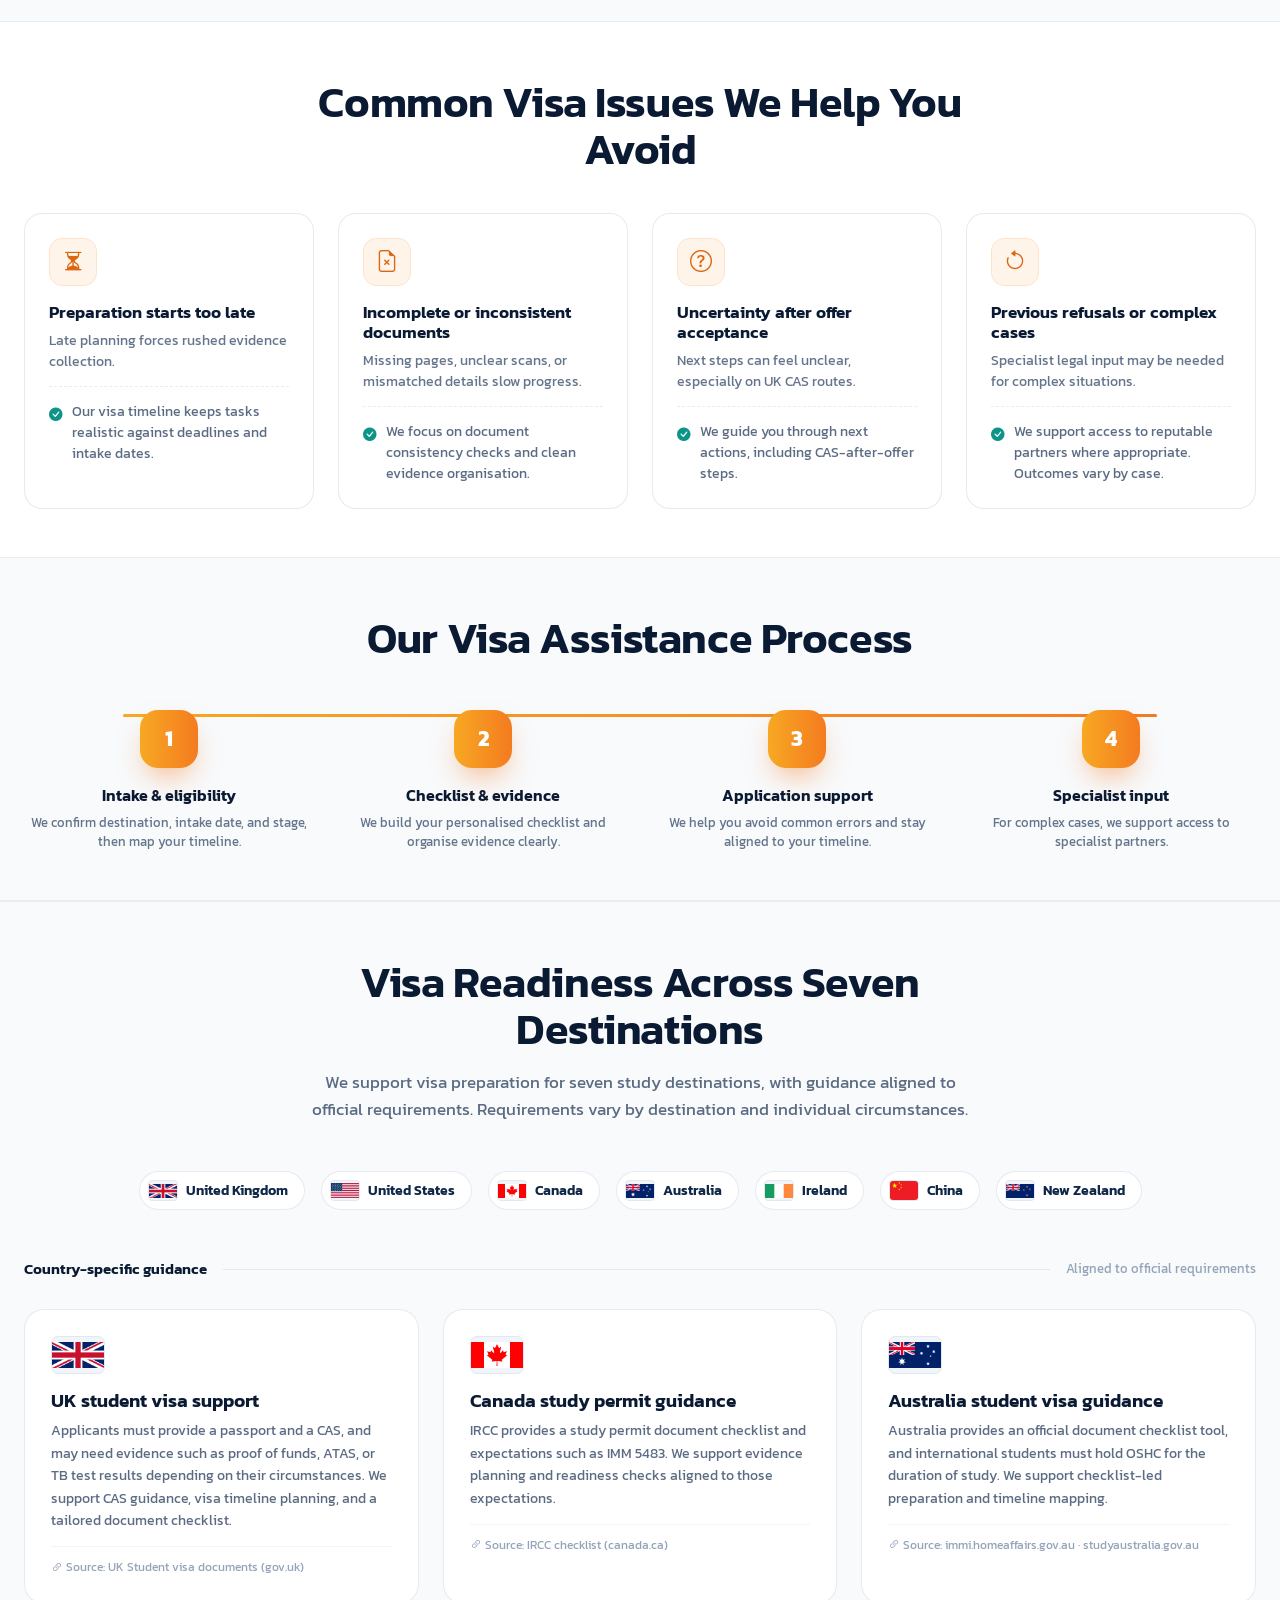
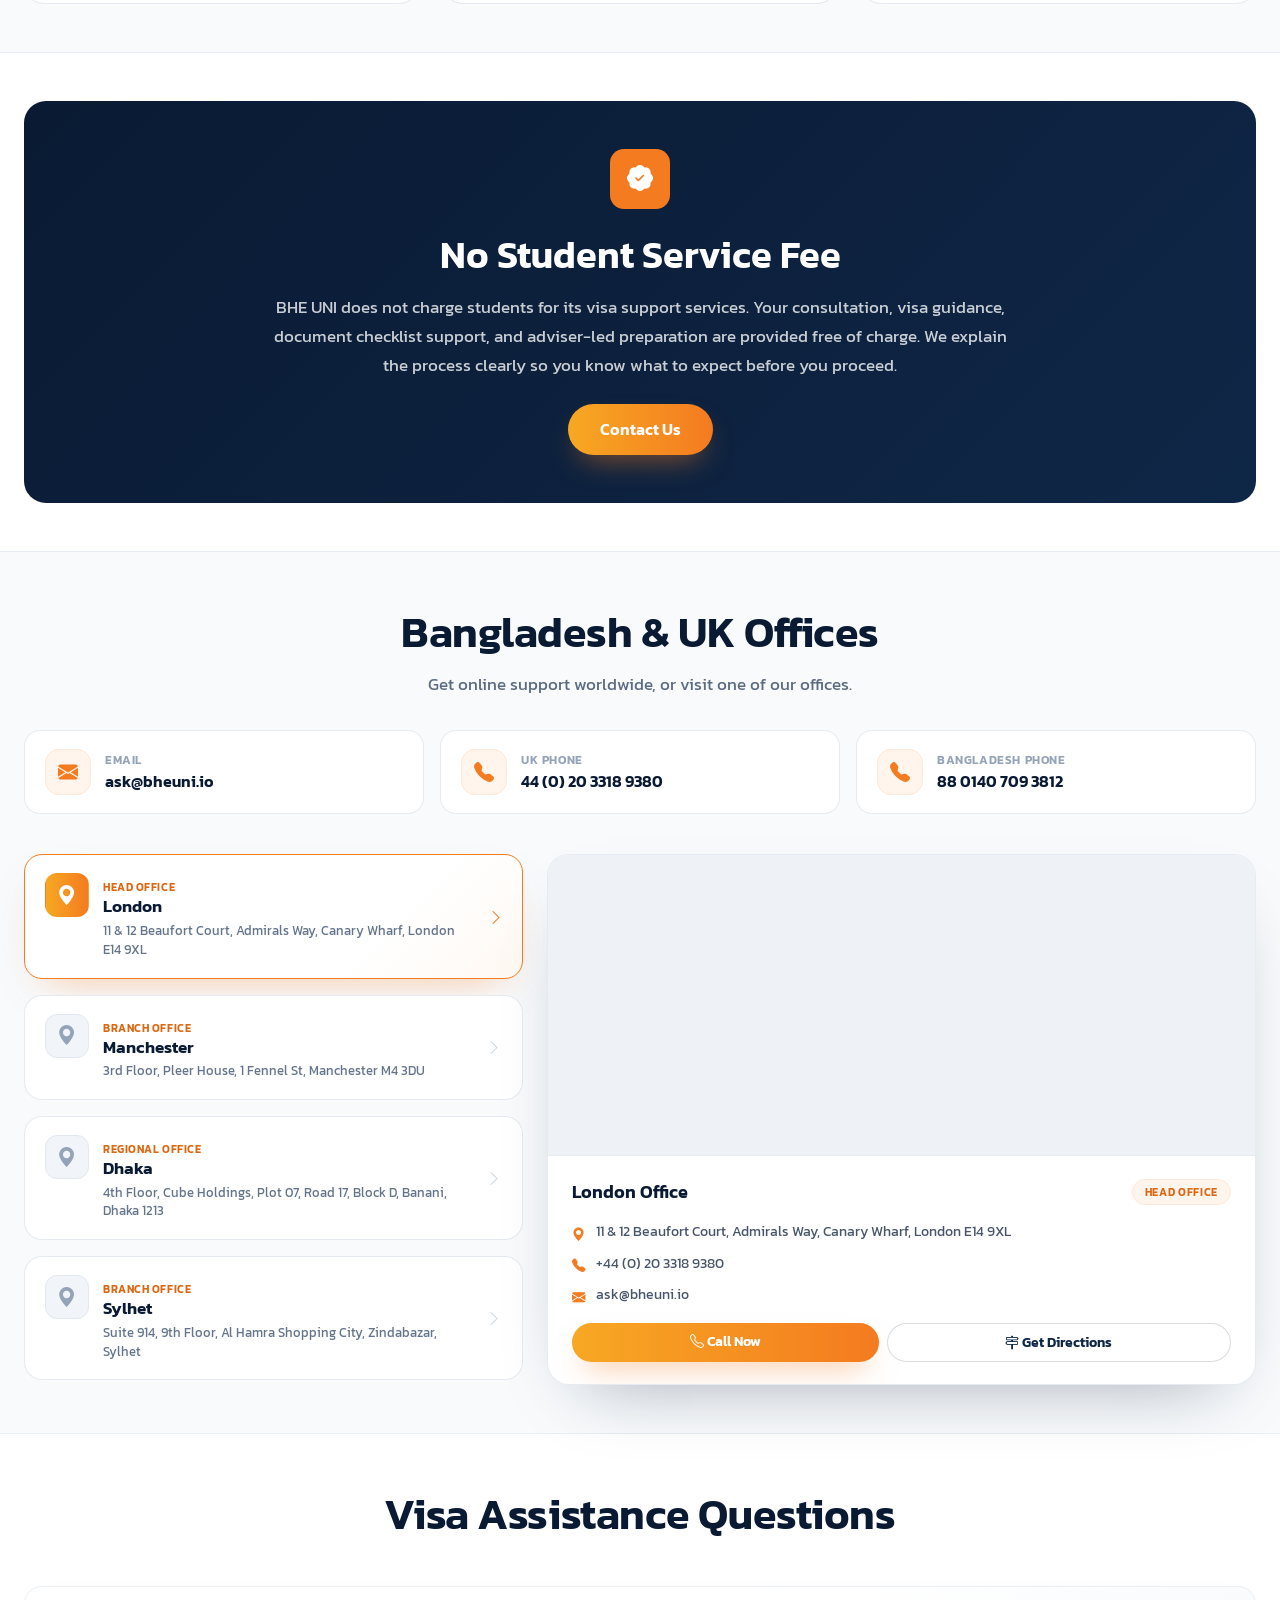
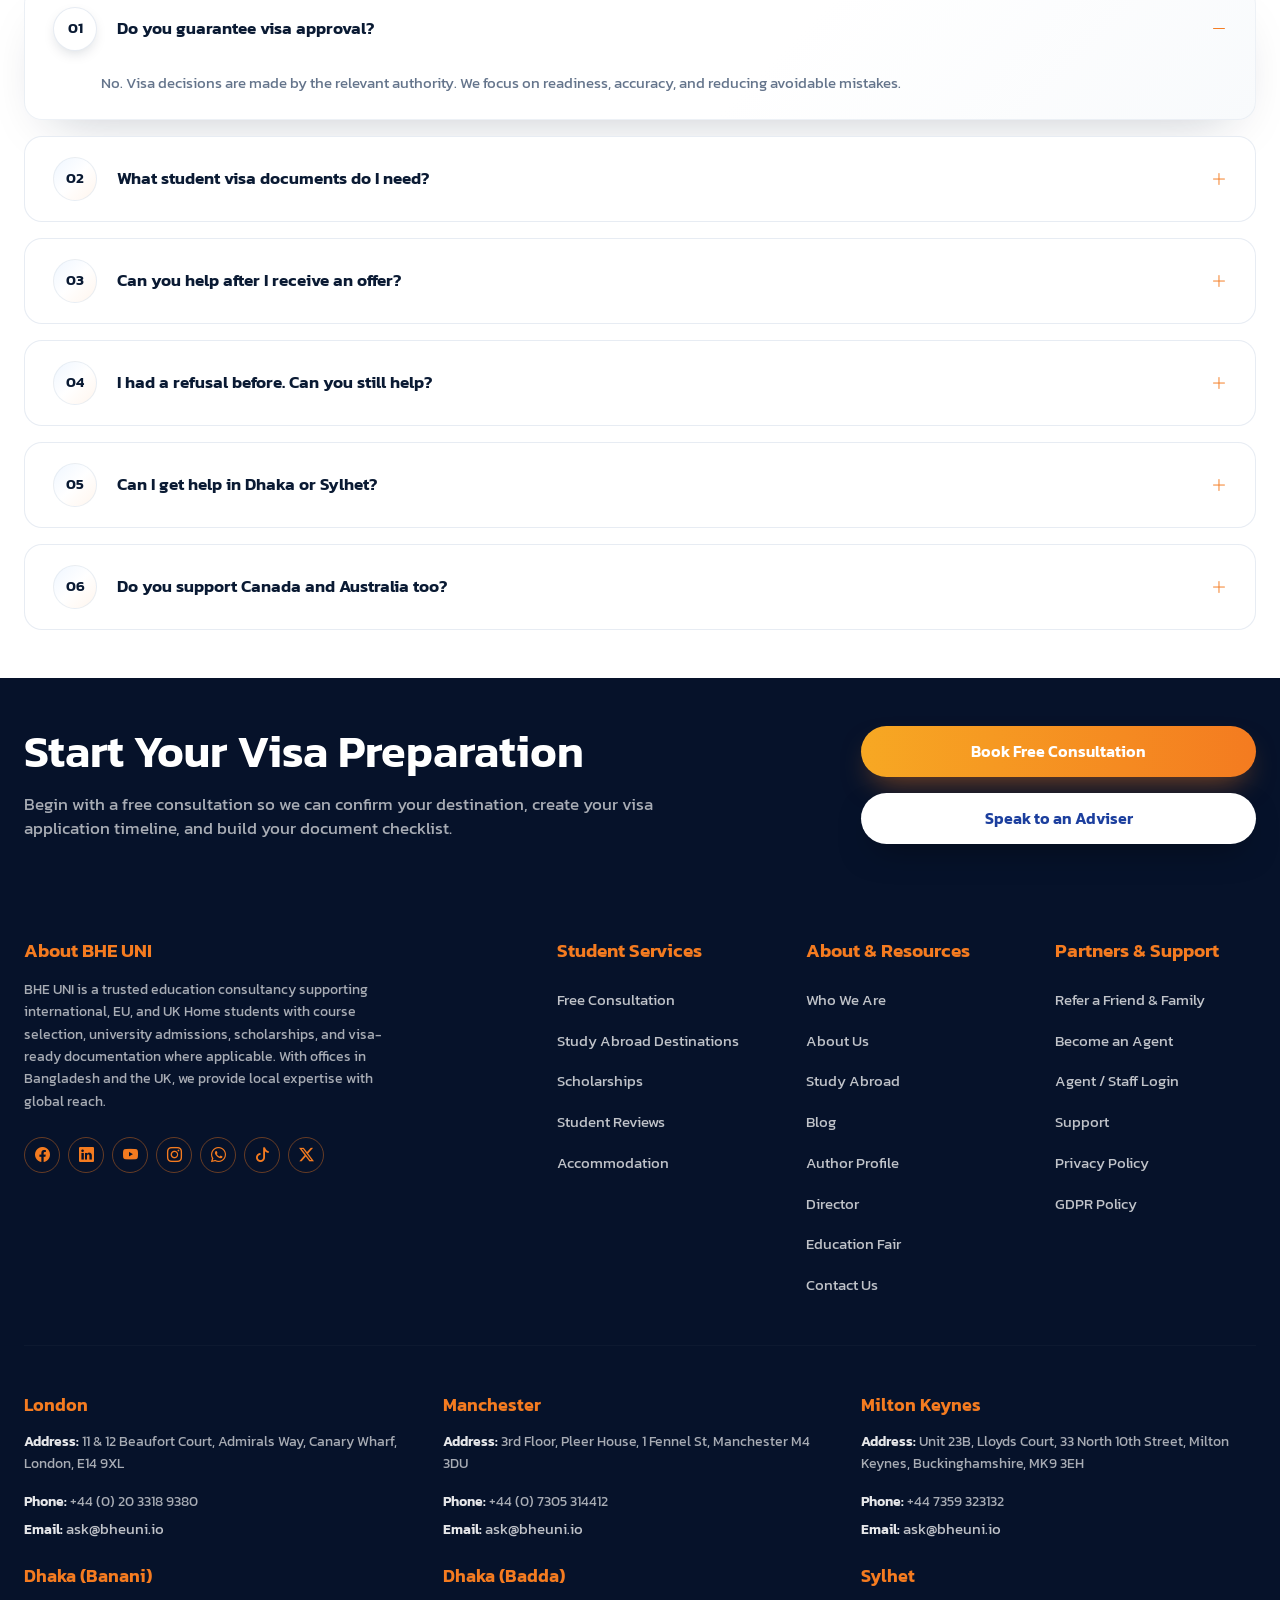
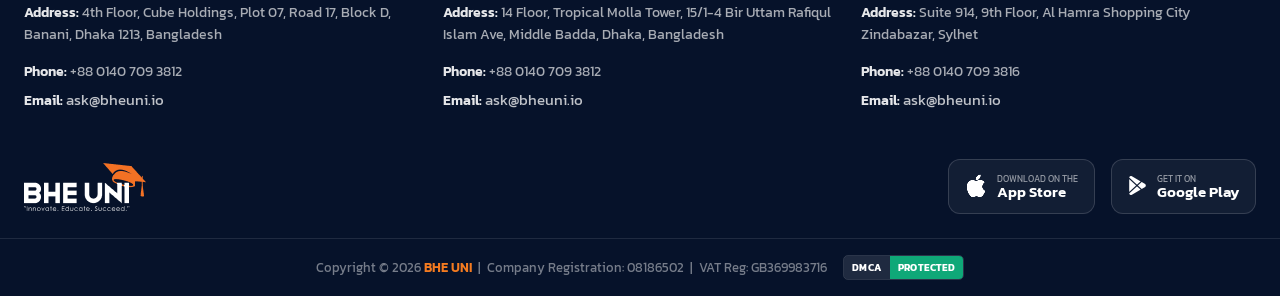
<file: bootstrap/Immigration and Visa Assistance.html>
<!DOCTYPE html>
<html lang="en">
<head>
  <meta charset="UTF-8" />
  <meta name="viewport" content="width=device-width, initial-scale=1.0" />
  <title>BHE UNI — Immigration and Visa Assistance</title>

  <link rel="preconnect" href="https://fonts.googleapis.com" />
  <link rel="preconnect" href="https://fonts.gstatic.com" crossorigin />
  <link href="https://fonts.googleapis.com/css2?family=Kanit:wght@300;400;500;600;700;800&display=swap" rel="stylesheet" />

  <link href="https://cdn.jsdelivr.net/npm/bootstrap@5.3.3/dist/css/bootstrap.min.css" rel="stylesheet" integrity="sha384-QWTKZyjpPEjISv5WaRU9OFeRpok6YctnYmDr5pNlyT2bRjXh0JMhjY6hW+ALEwIH" crossorigin="anonymous" />
  <link href="https://cdn.jsdelivr.net/npm/bootstrap-icons@1.11.3/font/bootstrap-icons.min.css" rel="stylesheet" />
  <link href="styles.css" rel="stylesheet" />
</head>
<body>

<!-- ===================== HEADER ===================== -->
<header class="site-header" id="siteHeader">
  <div class="container-xxl px-3 px-sm-4">
    <div class="d-flex align-items-center justify-content-between" style="height:76px;">
      <a href="https://bheuni.io/" target="_blank" rel="noopener" class="d-flex align-items-center flex-shrink-0">
        <img src="assets/bhe-uni-logo.png" alt="BHE UNI" style="height:36px;width:auto;" />
      </a>

      <nav class="d-none d-lg-flex align-items-center">
        <ul class="bhe-nav">
          <li><a href="https://bheuni.io/" target="_blank" rel="noopener" class="nav-link-bhe">Home</a></li>
          <li class="bhe-drop">
            <a href="We Are BHE UNI.html" class="nav-link-bhe">About Us <i class="bi bi-chevron-down" style="font-size:13px;opacity:.7;"></i></a>
            <ul class="bhe-menu">
              <li><a href="We Are BHE UNI.html">Who We Are</a></li>
              <li><a href="https://bheuni.io/teams" target="_blank" rel="noopener">Our Team</a></li>
              <li><a href="https://bheuni.io/testimonial" target="_blank" rel="noopener">Testimonials</a></li>
              <li><a href="https://bheuni.io/career-with-us" target="_blank" rel="noopener">Careers</a></li>
              <li><a href="Author - Dr Mohammad Shafiq.html">Author</a></li>
              <li><a href="Director - Dr Mohammad Shafiq.html">Director</a></li>
            </ul>
          </li>
          <li class="bhe-drop">
            <a href="https://bheuni.io/study-abroad" target="_blank" rel="noopener" class="nav-link-bhe">Study Abroad <i class="bi bi-chevron-down" style="font-size:13px;opacity:.7;"></i></a>
            <ul class="bhe-menu">
              <li class="bhe-sub">
                <a href="https://bheuni.io/study-abroad" target="_blank" rel="noopener">Country <i class="bi bi-chevron-right"></i></a>
                <ul class="bhe-submenu">
                  <li><a href="https://bheuni.io/study-in-uk" target="_blank" rel="noopener">Study in UK</a></li>
                  <li><a href="https://bheuni.io/study-in-usa" target="_blank" rel="noopener">Study in USA</a></li>
                  <li><a href="https://bheuni.io/study-in-canada" target="_blank" rel="noopener">Study in Canada</a></li>
                  <li><a href="https://bheuni.io/study-in-australia" target="_blank" rel="noopener">Study in Australia</a></li>
                  <li><a href="https://bheuni.io/study-in-new-zealand" target="_blank" rel="noopener">Study in New Zealand</a></li>
                  <li><a href="https://bheuni.io/study-in-ireland" target="_blank" rel="noopener">Study in Ireland</a></li>
                  <li><a href="https://bheuni.io/study-in-china" target="_blank" rel="noopener">Study in China</a></li>
                </ul>
              </li>
              <li><a href="https://bheuni.io/universities" target="_blank" rel="noopener">University</a></li>
              <li class="bhe-sub">
                <a href="#">Courses <i class="bi bi-chevron-right"></i></a>
                <ul class="bhe-submenu">
                  <li><a href="https://bheuni.io/course-search?level_id=1&from_url=home" target="_blank" rel="noopener">Undergraduate</a></li>
                  <li><a href="https://bheuni.io/course-search?level_id=2&from_url=home" target="_blank" rel="noopener">Postgraduate</a></li>
                  <li><a href="https://bheuni.io/course-search?level_id=4&from_url=home" target="_blank" rel="noopener">PhD / Research</a></li>
                  <li><a href="https://bheuni.io/course-search?level_id=3&from_url=home" target="_blank" rel="noopener">Foundation</a></li>
                </ul>
              </li>
              <li class="bhe-sub">
                <a href="https://bheuni.io/scholarships" target="_blank" rel="noopener">Scholarships <i class="bi bi-chevron-right"></i></a>
                <ul class="bhe-submenu">
                  <li><a href="https://bheuni.io/scholarships-in-uk" target="_blank" rel="noopener">Scholarship in UK</a></li>
                  <li><a href="https://bheuni.io/scholarships-in-usa" target="_blank" rel="noopener">Scholarship in USA</a></li>
                  <li><a href="https://bheuni.io/scholarships-in-canada" target="_blank" rel="noopener">Scholarship in Canada</a></li>
                  <li><a href="https://bheuni.io/scholarships-in-australia" target="_blank" rel="noopener">Scholarship in Australia</a></li>
                  <li><a href="https://bheuni.io/scholarships-in-ireland" target="_blank" rel="noopener">Scholarship in Ireland</a></li>
                  <li><a href="https://bheuni.io/scholarships-in-new-zealand" target="_blank" rel="noopener">Scholarship in New Zealand</a></li>
                  <li><a href="https://bheuni.io/scholarships-in-china" target="_blank" rel="noopener">Scholarship in China</a></li>
                </ul>
              </li>
            </ul>
          </li>
          <li class="bhe-drop">
            <a href="https://bheuni.io/services" target="_blank" rel="noopener" class="nav-link-bhe active">Services <i class="bi bi-chevron-down" style="font-size:13px;opacity:.7;"></i></a>
            <ul class="bhe-menu">
              <li><a href="Immigration and Visa Assistance.html">Visa &amp; Immigration Assistance</a></li>
              <li><a href="https://bheuni.io/accomodation" target="_blank" rel="noopener">Student Accommodation</a></li>
              <li><a href="International Student Support.html">International Student Support</a></li>
              <li class="bhe-sub">
                <a href="https://bheuni.io/eu-home-students" target="_blank" rel="noopener">EU &amp; Home Student Guidance <i class="bi bi-chevron-right"></i></a>
                <ul class="bhe-submenu">
                  <li><a href="https://bheuni.io/first-loan" target="_blank" rel="noopener">First Degree Loan</a></li>
                  <li><a href="https://bheuni.io/second-loan" target="_blank" rel="noopener">Second Degree Loan</a></li>
                </ul>
              </li>
              <li><a href="BHE UNI - Become an Agent.html">Become an Agent</a></li>
            </ul>
          </li>
          <li class="bhe-drop">
            <a href="https://bheuni.io/blogs" target="_blank" rel="noopener" class="nav-link-bhe">Resources <i class="bi bi-chevron-down" style="font-size:13px;opacity:.7;"></i></a>
            <ul class="bhe-menu">
              <li><a href="https://bheuni.io/blogs" target="_blank" rel="noopener">Blogs</a></li>
              <li><a href="https://bheuni.io/ielts" target="_blank" rel="noopener">IELTS</a></li>
              <li><a href="https://bheuni.io/duolingo" target="_blank" rel="noopener">Duolingo</a></li>
              <li><a href="https://bheuni.io/toefl" target="_blank" rel="noopener">TOEFL</a></li>
              <li><a href="https://bheuni.io/pte" target="_blank" rel="noopener">PTE</a></li>
              <li><a href="https://bheuni.io/oietc" target="_blank" rel="noopener">OIETC / Oxford ELLT</a></li>
              <li><a href="https://bheuni.io/moi" target="_blank" rel="noopener">MOI</a></li>
              <li><a href="https://bheuni.io/videos" target="_blank" rel="noopener">Videos</a></li>
              <li><a href="https://bheuni.io/news-event" target="_blank" rel="noopener">News &amp; Events</a></li>
              <li><a href="https://bheuni.io/study-guide-choosing-education-agent" target="_blank" rel="noopener">Student Guide</a></li>
            </ul>
          </li>
          <li class="bhe-drop">
            <a href="#" class="nav-link-bhe">Locations <i class="bi bi-chevron-down" style="font-size:13px;opacity:.7;"></i></a>
            <ul class="bhe-menu">
              <li class="bhe-sub">
                <a href="https://bheuni.io/bangladesh" target="_blank" rel="noopener">Bangladesh <i class="bi bi-chevron-right"></i></a>
                <ul class="bhe-submenu">
                  <li><a href="https://bheuni.io/study-abroad-consultants-in-dhaka" target="_blank" rel="noopener">Dhaka Office</a></li>
                  <li><a href="https://bheuni.io/study-abroad-consultants-in-sylhet" target="_blank" rel="noopener">Sylhet Office</a></li>
                </ul>
              </li>
              <li class="bhe-sub">
                <a href="https://bheuni.io/united-kingdom" target="_blank" rel="noopener">United Kingdom <i class="bi bi-chevron-right"></i></a>
                <ul class="bhe-submenu">
                  <li><a href="https://bheuni.io/london-office" target="_blank" rel="noopener">London Office (Head Office)</a></li>
                  <li><a href="https://bheuni.io/manchester-office" target="_blank" rel="noopener">Manchester Office</a></li>
                </ul>
              </li>
            </ul>
          </li>
          <li><a href="Contact Us.html" class="nav-link-bhe">Contact Us</a></li>
        </ul>
      </nav>

      <div class="d-flex align-items-center gap-3 flex-shrink-0">
        <div class="icon-pill d-none d-sm-inline-flex">
          <button class="icon-btn" aria-label="Search"><i class="bi bi-search" style="font-size:18px;"></i></button>
          <button class="icon-btn" aria-label="Consultation" data-scroll="#contact"><i class="bi bi-calendar-check" style="font-size:18px;"></i></button>
          <div class="position-relative">
            <button class="icon-btn" id="accountBtn" aria-label="Account"><i class="bi bi-person" style="font-size:19px;"></i></button>
            <div class="portal-pop" id="portalPop">
              <div class="portal-card">
                <div class="d-flex align-items-start gap-3">
                  <div class="flex-grow-1">
                    <h3 class="font-display fw-semi mb-1" style="font-size:21px;">Student Portal</h3>
                    <p class="mb-0" style="font-size:14.5px;line-height:1.5;color:#64748b;">Login or Sign up to access the <span class="fw-semi text-brand">BHE Uni</span> student portal</p>
                  </div>
                  <div class="portal-art">
                    <svg viewBox="0 0 64 64" width="58" height="58" fill="none">
                      <path d="M32 12 8 21l24 9 24-9-24-9z" fill="#1f3a8a"/>
                      <path d="M18 27v9c0 3 6.3 5.5 14 5.5S46 39 46 36v-9l-14 5.2L18 27z" fill="#2a55cf"/>
                      <path d="M56 21v10" stroke="#1f3a8a" stroke-width="2.2" stroke-linecap="round"/>
                      <circle cx="56" cy="33" r="2.4" fill="#f47b20"/>
                      <circle cx="32" cy="46" r="10" fill="#fcd9bd"/>
                      <path d="M22 56a10 10 0 0 1 20 0z" fill="#f47b20"/>
                    </svg>
                  </div>
                </div>
                <div class="d-flex gap-3 mt-4">
                  <button class="btn btn-ghost-navy flex-fill py-2" data-auth="signin">Sign in</button>
                  <button class="btn btn-brand flex-fill py-2" data-auth="signup">Sign up</button>
                </div>
              </div>
            </div>
          </div>
        </div>
        <button class="btn p-2 d-lg-none" id="menuToggle" aria-label="Menu"><i class="bi bi-list" style="font-size:26px;color:var(--navy-900);"></i></button>
      </div>
    </div>
  </div>
  <div class="d-lg-none border-top bg-white px-3 py-2" id="mobileMenu" style="display:none!important;">
    <a href="https://bheuni.io/" target="_blank" rel="noopener" class="d-block py-2 px-2 rounded nav-link-bhe">Home</a>
      <details class="m-grp">
        <summary>About Us <i class="bi bi-chevron-down"></i></summary>
        <div class="m-sub">
          <a href="We Are BHE UNI.html">Who We Are</a>
          <a href="https://bheuni.io/teams" target="_blank" rel="noopener">Our Team</a>
          <a href="https://bheuni.io/testimonial" target="_blank" rel="noopener">Testimonials</a>
          <a href="https://bheuni.io/career-with-us" target="_blank" rel="noopener">Careers</a>
          <a href="Author - Dr Mohammad Shafiq.html">Author</a>
          <a href="Director - Dr Mohammad Shafiq.html">Director</a>
        </div>
      </details>
      <details class="m-grp">
        <summary>Study Abroad <i class="bi bi-chevron-down"></i></summary>
        <div class="m-sub">
          <a href="https://bheuni.io/study-abroad" target="_blank" rel="noopener">All Study Abroad</a>
          <details class="m-grp"><summary>Country <i class="bi bi-chevron-down"></i></summary><div class="m-sub2">
            <a href="https://bheuni.io/study-in-uk" target="_blank" rel="noopener">Study in UK</a>
            <a href="https://bheuni.io/study-in-usa" target="_blank" rel="noopener">Study in USA</a>
            <a href="https://bheuni.io/study-in-canada" target="_blank" rel="noopener">Study in Canada</a>
            <a href="https://bheuni.io/study-in-australia" target="_blank" rel="noopener">Study in Australia</a>
            <a href="https://bheuni.io/study-in-new-zealand" target="_blank" rel="noopener">Study in New Zealand</a>
            <a href="https://bheuni.io/study-in-ireland" target="_blank" rel="noopener">Study in Ireland</a>
            <a href="https://bheuni.io/study-in-china" target="_blank" rel="noopener">Study in China</a>
          </div></details>
          <a href="https://bheuni.io/universities" target="_blank" rel="noopener">University</a>
          <details class="m-grp"><summary>Courses <i class="bi bi-chevron-down"></i></summary><div class="m-sub2">
            <a href="https://bheuni.io/course-search?level_id=1&from_url=home" target="_blank" rel="noopener">Undergraduate</a>
            <a href="https://bheuni.io/course-search?level_id=2&from_url=home" target="_blank" rel="noopener">Postgraduate</a>
            <a href="https://bheuni.io/course-search?level_id=4&from_url=home" target="_blank" rel="noopener">PhD / Research</a>
            <a href="https://bheuni.io/course-search?level_id=3&from_url=home" target="_blank" rel="noopener">Foundation</a>
          </div></details>
          <details class="m-grp"><summary>Scholarships <i class="bi bi-chevron-down"></i></summary><div class="m-sub2">
            <a href="https://bheuni.io/scholarships-in-uk" target="_blank" rel="noopener">Scholarship in UK</a>
            <a href="https://bheuni.io/scholarships-in-usa" target="_blank" rel="noopener">Scholarship in USA</a>
            <a href="https://bheuni.io/scholarships-in-canada" target="_blank" rel="noopener">Scholarship in Canada</a>
            <a href="https://bheuni.io/scholarships-in-australia" target="_blank" rel="noopener">Scholarship in Australia</a>
            <a href="https://bheuni.io/scholarships-in-ireland" target="_blank" rel="noopener">Scholarship in Ireland</a>
            <a href="https://bheuni.io/scholarships-in-new-zealand" target="_blank" rel="noopener">Scholarship in New Zealand</a>
            <a href="https://bheuni.io/scholarships-in-china" target="_blank" rel="noopener">Scholarship in China</a>
          </div></details>
        </div>
      </details>
      <details class="m-grp">
        <summary>Services <i class="bi bi-chevron-down"></i></summary>
        <div class="m-sub">
          <a href="https://bheuni.io/services" target="_blank" rel="noopener">All Services</a>
          <a href="Immigration and Visa Assistance.html">Visa & Immigration Assistance</a>
          <a href="https://bheuni.io/accomodation" target="_blank" rel="noopener">Student Accommodation</a>
          <a href="International Student Support.html">International Student Support</a>
          <details class="m-grp"><summary>EU & Home Student Guidance <i class="bi bi-chevron-down"></i></summary><div class="m-sub2">
            <a href="https://bheuni.io/first-loan" target="_blank" rel="noopener">First Degree Loan</a>
            <a href="https://bheuni.io/second-loan" target="_blank" rel="noopener">Second Degree Loan</a>
          </div></details>
          <a href="BHE UNI - Become an Agent.html">Become an Agent</a>
        </div>
      </details>
      <details class="m-grp">
        <summary>Resources <i class="bi bi-chevron-down"></i></summary>
        <div class="m-sub">
          <a href="https://bheuni.io/blogs" target="_blank" rel="noopener">Blogs</a>
          <a href="https://bheuni.io/ielts" target="_blank" rel="noopener">IELTS</a>
          <a href="https://bheuni.io/duolingo" target="_blank" rel="noopener">Duolingo</a>
          <a href="https://bheuni.io/toefl" target="_blank" rel="noopener">TOEFL</a>
          <a href="https://bheuni.io/pte" target="_blank" rel="noopener">PTE</a>
          <a href="https://bheuni.io/oietc" target="_blank" rel="noopener">OIETC / Oxford ELLT</a>
          <a href="https://bheuni.io/moi" target="_blank" rel="noopener">MOI</a>
          <a href="https://bheuni.io/videos" target="_blank" rel="noopener">Videos</a>
          <a href="https://bheuni.io/news-event" target="_blank" rel="noopener">News & Events</a>
          <a href="https://bheuni.io/study-guide-choosing-education-agent" target="_blank" rel="noopener">Student Guide</a>
        </div>
      </details>
      <details class="m-grp">
        <summary>Locations <i class="bi bi-chevron-down"></i></summary>
        <div class="m-sub">
          <details class="m-grp"><summary>Bangladesh <i class="bi bi-chevron-down"></i></summary><div class="m-sub2">
            <a href="https://bheuni.io/study-abroad-consultants-in-dhaka" target="_blank" rel="noopener">Dhaka Office</a>
            <a href="https://bheuni.io/study-abroad-consultants-in-sylhet" target="_blank" rel="noopener">Sylhet Office</a>
          </div></details>
          <details class="m-grp"><summary>United Kingdom <i class="bi bi-chevron-down"></i></summary><div class="m-sub2">
            <a href="https://bheuni.io/london-office" target="_blank" rel="noopener">London Office (Head Office)</a>
            <a href="https://bheuni.io/manchester-office" target="_blank" rel="noopener">Manchester Office</a>
          </div></details>
        </div>
      </details>
    <a href="Contact Us.html" class="d-block py-2 px-2 rounded nav-link-bhe">Contact Us</a>
    <div class="d-flex gap-2 pt-3 mt-2 border-top">
      <button class="btn btn-ghost-navy flex-fill py-2" data-auth="signin">Sign in</button>
      <button class="btn btn-brand flex-fill py-2" data-auth="signup">Sign up</button>
    </div>
  </div>
</header>

<main id="top">

  <!-- ===================== HERO ===================== -->
  <section class="hero page-hero hero-split">
    <div class="hero-grid"></div>
    <div class="hero-bloom" style="top:-120px;left:-90px;width:440px;height:440px;background:rgba(255,184,119,.16);"></div>
    <div class="hero-bloom" style="bottom:-140px;right:-60px;width:460px;height:460px;background:rgba(45,212,191,.16);"></div>
    <div class="hero-tick"></div>
    <div class="container-xxl px-3 px-sm-4 position-relative">
      <div class="row g-5 align-items-center">
        <div class="col-lg-6">
          <h1 class="mb-0">Immigration &amp; Visa Assistance for <span class="text-brand">International Students</span></h1>
          <p class="mt-4 mb-0" style="max-width:560px;font-size:17.5px;line-height:1.65;color:#5b6b82;">
            Student visa application assistance with structured checklists, realistic timelines, and adviser-led preparation. Get support online worldwide, or visit us in London, Manchester, Dhaka, or Sylhet.
          </p>
          <div class="d-flex flex-column flex-sm-row gap-3 mt-4">
            <a href="https://bheuni.io/free-consultation" target="_blank" rel="noopener" class="btn btn-brand btn-lg">Book Free Consultation</a>
            <a href="#contact" class="btn btn-navy-grad btn-lg" data-scroll="#contact">Speak to an Adviser</a>
          </div>
          <div class="d-flex flex-wrap align-items-center gap-4 mt-5">
            <div><div class="font-display fw-semi text-navy" style="font-size:30px;line-height:1;">7</div><div style="font-size:13px;color:#64748b;">Study destinations</div></div>
            <div style="width:1px;height:38px;background:#e2e8f0;"></div>
            <div><div class="font-display fw-semi text-navy" style="font-size:30px;line-height:1;">4</div><div style="font-size:13px;color:#64748b;">UK &amp; BD offices</div></div>
            <div style="width:1px;height:38px;background:#e2e8f0;"></div>
            <div><div class="font-display fw-semi text-navy" style="font-size:30px;line-height:1;">&pound;0</div><div style="font-size:13px;color:#64748b;">Student service fee</div></div>
          </div>
        </div>
        <div class="col-lg-6">
          <div class="position-relative" style="max-width:440px;margin:0 auto;">
            <div class="visa-card floaty" style="animation-duration:7s;">
              <div class="vc-head">
                <div>
                  <div class="text-brand fw-semi" style="font-size:12px;text-transform:uppercase;letter-spacing:.07em;">Visa readiness</div>
                  <div class="font-display fw-semi" style="font-size:19px;color:var(--navy-900);">Your document checklist</div>
                </div>
                <span class="edu-live"><span class="dot"></span> On track</span>
              </div>
              <div class="visa-doc"><span class="vd-check"><i class="bi bi-check-lg"></i></span><span class="vd-t">Passport &amp; CAS</span></div>
              <div class="visa-doc"><span class="vd-check"><i class="bi bi-check-lg"></i></span><span class="vd-t">Proof of funds</span></div>
              <div class="visa-doc"><span class="vd-check"><i class="bi bi-check-lg"></i></span><span class="vd-t">Document consistency check</span></div>
              <div class="visa-doc pending"><span class="vd-check"><i class="bi bi-three-dots"></i></span><span class="vd-t">Biometrics appointment</span></div>
              <div class="d-flex justify-content-between mt-3" style="font-size:12px;color:#94a3b8;"><span>Readiness</span><span class="text-brand fw-semi">70%</span></div>
              <div class="visa-progress"><span></span></div>
            </div>
            <div class="visa-float">
              <div style="font-size:11px;color:rgba(255,255,255,.6);"><i class="bi bi-shield-check text-brand"></i> No student service fee</div>
              <div class="font-display fw-semi" style="font-size:17px;">Free of charge</div>
            </div>
          </div>
        </div>
      </div>
    </div>
  </section>

  <!-- ===================== WHO IT'S FOR ===================== -->
  <section class="section bg-white">
    <div class="container-xxl px-3 px-sm-4">
      <div class="row g-5 align-items-center">
        <div class="col-lg-5 reveal">
          <h2 class="section-title mt-2">Built for Students Applying Abroad</h2>
          <p class="section-sub mt-3">With offices in Bangladesh and the UK, we offer in-person support as well as online guidance for students applying to a range of international study destinations.</p>
        </div>
        <div class="col-lg-7 reveal">
          <div class="d-flex flex-column gap-3">
            <div class="support-li"><i class="bi bi-check-circle-fill"></i> Planning to study in the UK, USA, Canada, Australia, Ireland, China, or New Zealand</div>
            <div class="support-li"><i class="bi bi-check-circle-fill"></i> Want structured student visa guidance and clear next steps</div>
            <div class="support-li"><i class="bi bi-check-circle-fill"></i> Need help organising student visa documents and deadlines</div>
            <div class="support-li"><i class="bi bi-check-circle-fill"></i> Have complex circumstances and may need visa refusal support (varies by case)</div>
          </div>
        </div>
      </div>
    </div>
  </section>

  <!-- ===================== WHAT WE HELP WITH ===================== -->
  <section class="section bg-soft-line">
    <div class="container-xxl px-3 px-sm-4">
      <div class="text-center mx-auto reveal" style="max-width:660px;">
        <h2 class="section-title mt-2">End-to-End Visa Preparation Support</h2>
      </div>
      <div class="row g-3 mt-3">
        <div class="col-md-6 col-lg-3 reveal"><div class="bhe-card lift p-4 h-100"><span class="chip chip-brand-soft" style="width:48px;height:48px;"><i class="bi bi-calendar-range" style="font-size:22px;"></i></span><h3 class="font-display fw-semi mt-3 mb-1" style="font-size:16px;color:var(--navy-900);">Visa timeline planning</h3><p class="mb-0" style="font-size:13px;line-height:1.55;color:#64748b;">Aligned to your intake date.</p></div></div>
        <div class="col-md-6 col-lg-3 reveal"><div class="bhe-card lift p-4 h-100"><span class="chip chip-brand-soft" style="width:48px;height:48px;"><i class="bi bi-card-checklist" style="font-size:22px;"></i></span><h3 class="font-display fw-semi mt-3 mb-1" style="font-size:16px;color:var(--navy-900);">Personalised checklist</h3><p class="mb-0" style="font-size:13px;line-height:1.55;color:#64748b;">A visa document &amp; application checklist.</p></div></div>
        <div class="col-md-6 col-lg-3 reveal"><div class="bhe-card lift p-4 h-100"><span class="chip chip-brand-soft" style="width:48px;height:48px;"><i class="bi bi-file-earmark-check" style="font-size:22px;"></i></span><h3 class="font-display fw-semi mt-3 mb-1" style="font-size:16px;color:var(--navy-900);">Application support</h3><p class="mb-0" style="font-size:13px;line-height:1.55;color:#64748b;">Readiness checks before you submit.</p></div></div>
        <div class="col-md-6 col-lg-3 reveal"><div class="bhe-card lift p-4 h-100"><span class="chip chip-brand-soft" style="width:48px;height:48px;"><i class="bi bi-files" style="font-size:22px;"></i></span><h3 class="font-display fw-semi mt-3 mb-1" style="font-size:16px;color:var(--navy-900);">Document consistency check</h3><p class="mb-0" style="font-size:13px;line-height:1.55;color:#64748b;">Across forms and supporting evidence.</p></div></div>
        <div class="col-md-6 col-lg-3 reveal"><div class="bhe-card lift p-4 h-100"><span class="chip chip-brand-soft" style="width:48px;height:48px;"><i class="bi bi-fingerprint" style="font-size:22px;"></i></span><h3 class="font-display fw-semi mt-3 mb-1" style="font-size:16px;color:var(--navy-900);">Biometrics preparation</h3><p class="mb-0" style="font-size:13px;line-height:1.55;color:#64748b;">Guidance on what to expect.</p></div></div>
        <div class="col-md-6 col-lg-3 reveal"><div class="bhe-card lift p-4 h-100"><span class="chip chip-brand-soft" style="width:48px;height:48px;"><i class="bi bi-chat-left-text" style="font-size:22px;"></i></span><h3 class="font-display fw-semi mt-3 mb-1" style="font-size:16px;color:var(--navy-900);">Interview preparation</h3><p class="mb-0" style="font-size:13px;line-height:1.55;color:#64748b;">Where applicable to your route.</p></div></div>
        <div class="col-md-6 col-lg-3 reveal"><div class="bhe-card lift p-4 h-100"><span class="chip chip-brand-soft" style="width:48px;height:48px;"><i class="bi bi-life-preserver" style="font-size:22px;"></i></span><h3 class="font-display fw-semi mt-3 mb-1" style="font-size:16px;color:var(--navy-900);">Visa refusal support</h3><p class="mb-0" style="font-size:13px;line-height:1.55;color:#64748b;">Specialist partner input where needed.</p></div></div>
        <div class="col-md-6 col-lg-3 reveal"><div class="bhe-card lift p-4 h-100"><span class="chip chip-brand-soft" style="width:48px;height:48px;"><i class="bi bi-mortarboard" style="font-size:22px;"></i></span><h3 class="font-display fw-semi mt-3 mb-1" style="font-size:16px;color:var(--navy-900);">CAS guidance</h3><p class="mb-0" style="font-size:13px;line-height:1.55;color:#64748b;">For UK routes where applicable.</p></div></div>
      </div>
    </div>
  </section>

  <!-- ===================== COMMON ISSUES ===================== -->
  <section class="section bg-white">
    <div class="container-xxl px-3 px-sm-4">
      <div class="text-center mx-auto reveal" style="max-width:660px;">
        <h2 class="section-title mt-2">Common Visa Issues We Help You Avoid</h2>
      </div>
      <div class="row g-4 mt-3">
        <div class="col-md-6 col-lg-3 reveal"><div class="issue-card"><span class="ic-ic"><i class="bi bi-hourglass-split"></i></span><h3 class="font-display fw-semi mt-3 mb-2" style="font-size:17px;color:var(--navy-900);">Preparation starts too late</h3><p class="mb-0" style="font-size:13.5px;line-height:1.55;color:#64748b;">Late planning forces rushed evidence collection.</p><div class="ic-fix"><i class="bi bi-check-circle-fill"></i> Our visa timeline keeps tasks realistic against deadlines and intake dates.</div></div></div>
        <div class="col-md-6 col-lg-3 reveal"><div class="issue-card"><span class="ic-ic"><i class="bi bi-file-earmark-x"></i></span><h3 class="font-display fw-semi mt-3 mb-2" style="font-size:17px;color:var(--navy-900);">Incomplete or inconsistent documents</h3><p class="mb-0" style="font-size:13.5px;line-height:1.55;color:#64748b;">Missing pages, unclear scans, or mismatched details slow progress.</p><div class="ic-fix"><i class="bi bi-check-circle-fill"></i> We focus on document consistency checks and clean evidence organisation.</div></div></div>
        <div class="col-md-6 col-lg-3 reveal"><div class="issue-card"><span class="ic-ic"><i class="bi bi-question-circle"></i></span><h3 class="font-display fw-semi mt-3 mb-2" style="font-size:17px;color:var(--navy-900);">Uncertainty after offer acceptance</h3><p class="mb-0" style="font-size:13.5px;line-height:1.55;color:#64748b;">Next steps can feel unclear, especially on UK CAS routes.</p><div class="ic-fix"><i class="bi bi-check-circle-fill"></i> We guide you through next actions, including CAS-after-offer steps.</div></div></div>
        <div class="col-md-6 col-lg-3 reveal"><div class="issue-card"><span class="ic-ic"><i class="bi bi-arrow-counterclockwise"></i></span><h3 class="font-display fw-semi mt-3 mb-2" style="font-size:17px;color:var(--navy-900);">Previous refusals or complex cases</h3><p class="mb-0" style="font-size:13.5px;line-height:1.55;color:#64748b;">Specialist legal input may be needed for complex situations.</p><div class="ic-fix"><i class="bi bi-check-circle-fill"></i> We support access to reputable partners where appropriate. Outcomes vary by case.</div></div></div>
      </div>
    </div>
  </section>

  <!-- ===================== PROCESS (timeline) ===================== -->
  <section class="section bg-soft-line">
    <div class="container-xxl px-3 px-sm-4">
      <div class="text-center mx-auto reveal" style="max-width:640px;">
        <h2 class="section-title mt-2">Our Visa Assistance Process</h2>
      </div>
      <div class="tl-wrap reveal" id="tlWrap">
        <div class="tl-line"></div>
        <div class="tl-line-fill" id="tlFill"></div>
        <div class="row g-4 text-center">
          <div class="col-md tl-step"><span class="tl-node">1</span><div class="tl-t">Intake &amp; eligibility</div><div class="tl-d">We confirm destination, intake date, and stage, then map your timeline.</div></div>
          <div class="col-md tl-step"><span class="tl-node">2</span><div class="tl-t">Checklist &amp; evidence</div><div class="tl-d">We build your personalised checklist and organise evidence clearly.</div></div>
          <div class="col-md tl-step"><span class="tl-node">3</span><div class="tl-t">Application support</div><div class="tl-d">We help you avoid common errors and stay aligned to your timeline.</div></div>
          <div class="col-md tl-step"><span class="tl-node">4</span><div class="tl-t">Specialist input</div><div class="tl-d">For complex cases, we support access to specialist partners.</div></div>
        </div>
      </div>
    </div>
  </section>

  <!-- ===================== DESTINATIONS & COUNTRY SUPPORT ===================== -->
  <section class="section bg-soft-line">
    <div class="container-xxl px-3 px-sm-4">
      <div class="text-center mx-auto reveal" style="max-width:760px;">
        <h2 class="section-title mt-2">Visa Readiness Across Seven Destinations</h2>
        <p class="section-sub mt-3 mx-auto" style="max-width:660px;">We support visa preparation for seven study destinations, with guidance aligned to official requirements. Requirements vary by destination and individual circumstances.</p>
      </div>
      <div class="d-flex flex-wrap justify-content-center gap-3 mt-5 reveal">
        <span class="dest-chip"><img src="assets/flags/gb.png" alt="United Kingdom" /> United Kingdom</span>
        <span class="dest-chip"><img src="assets/flags/us.png" alt="United States" /> United States</span>
        <span class="dest-chip"><img src="assets/flags/ca.png" alt="Canada" /> Canada</span>
        <span class="dest-chip"><img src="assets/flags/au.png" alt="Australia" /> Australia</span>
        <span class="dest-chip"><img src="assets/flags/ie.png" alt="Ireland" /> Ireland</span>
        <span class="dest-chip"><img src="assets/flags/cn.png" alt="China" /> China</span>
        <span class="dest-chip"><img src="assets/flags/nz.png" alt="New Zealand" /> New Zealand</span>
      </div>
      <div class="d-flex align-items-center gap-3 mt-5 mb-1 reveal">
        <span class="font-display fw-semi" style="font-size:15px;color:var(--navy-900);white-space:nowrap;">Country-specific guidance</span>
        <span style="flex:1;height:1px;background:#e2e8f0;"></span>
        <span style="font-size:12.5px;color:#94a3b8;white-space:nowrap;">Aligned to official requirements</span>
      </div>
      <div class="row g-4 mt-1">
        <div class="col-lg-4 reveal">
          <div class="country-card">
            <img src="assets/flags/gb.png" alt="UK" class="cc-flag" />
            <h3 class="font-display fw-semi mt-3 mb-2" style="font-size:19px;color:var(--navy-900);">UK student visa support</h3>
            <p class="mb-0" style="font-size:14px;line-height:1.6;color:#5b6b82;">Applicants must provide a passport and a CAS, and may need evidence such as proof of funds, ATAS, or TB test results depending on their circumstances. We support CAS guidance, visa timeline planning, and a tailored document checklist.</p>
            <div class="cc-src"><i class="bi bi-link-45deg"></i> Source: UK Student visa documents (gov.uk)</div>
          </div>
        </div>
        <div class="col-lg-4 reveal">
          <div class="country-card">
            <img src="assets/flags/ca.png" alt="Canada" class="cc-flag" />
            <h3 class="font-display fw-semi mt-3 mb-2" style="font-size:19px;color:var(--navy-900);">Canada study permit guidance</h3>
            <p class="mb-0" style="font-size:14px;line-height:1.6;color:#5b6b82;">IRCC provides a study permit document checklist and expectations such as IMM 5483. We support evidence planning and readiness checks aligned to those expectations.</p>
            <div class="cc-src"><i class="bi bi-link-45deg"></i> Source: IRCC checklist (canada.ca)</div>
          </div>
        </div>
        <div class="col-lg-4 reveal">
          <div class="country-card">
            <img src="assets/flags/au.png" alt="Australia" class="cc-flag" />
            <h3 class="font-display fw-semi mt-3 mb-2" style="font-size:19px;color:var(--navy-900);">Australia student visa guidance</h3>
            <p class="mb-0" style="font-size:14px;line-height:1.6;color:#5b6b82;">Australia provides an official document checklist tool, and international students must hold OSHC for the duration of study. We support checklist-led preparation and timeline mapping.</p>
            <div class="cc-src"><i class="bi bi-link-45deg"></i> Source: immi.homeaffairs.gov.au &middot; studyaustralia.gov.au</div>
          </div>
        </div>
      </div>
    </div>
  </section>

  <!-- ===================== PRICING ===================== -->
  <section class="section bg-white">
    <div class="container-xxl px-3 px-sm-4">
      <div class="support-card dark reveal text-center" style="padding:48px 32px;">
        <span class="chip mx-auto" style="width:60px;height:60px;background:var(--brand-500);color:#fff;"><i class="bi bi-patch-check-fill" style="font-size:26px;"></i></span>
        <h2 class="font-display fw-semi mt-4 mx-auto" style="font-size:clamp(1.7rem,3.4vw,2.4rem);line-height:1.15;max-width:760px;">No Student Service Fee</h2>
        <p class="mt-3 mb-0 mx-auto" style="font-size:17px;line-height:1.7;color:rgba(255,255,255,.78);max-width:760px;">
          BHE UNI does not charge students for its visa support services. Your consultation, visa guidance, document checklist support, and adviser-led preparation are provided free of charge. We explain the process clearly so you know what to expect before you proceed.
        </p>
        <a href="https://bheuni.io/contact" target="_blank" rel="noopener" class="btn btn-brand btn-lg mt-4">Contact Us</a>
      </div>
    </div>
  </section>

  <!-- ===================== OFFICES (map) ===================== -->
  <section class="section bg-soft-line" id="contact">
    <div class="container-xxl px-3 px-sm-4">
      <div class="text-center mx-auto reveal" style="max-width:640px;">
        <h2 class="section-title mt-2">Bangladesh &amp; UK Offices</h2>
        <p class="section-sub mt-3">Get online support worldwide, or visit one of our offices.</p>
      </div>
      <div class="row g-3 mt-2 justify-content-center reveal">
        <div class="col-sm-6 col-lg-4"><a href="mailto:ask@bheuni.io" class="contact-tile"><span class="chip chip-brand-soft" style="width:46px;height:46px;"><i class="bi bi-envelope-fill" style="font-size:20px;"></i></span><div><div class="ct-label">Email</div><div class="ct-value">ask@bheuni.io</div></div></a></div>
        <div class="col-sm-6 col-lg-4"><a href="tel:+442033189380" class="contact-tile"><span class="chip chip-brand-soft" style="width:46px;height:46px;"><i class="bi bi-telephone-fill" style="font-size:20px;"></i></span><div><div class="ct-label">UK Phone</div><div class="ct-value">44 (0) 20 3318 9380</div></div></a></div>
        <div class="col-sm-6 col-lg-4"><a href="tel:+8801407093812" class="contact-tile"><span class="chip chip-brand-soft" style="width:46px;height:46px;"><i class="bi bi-telephone-fill" style="font-size:20px;"></i></span><div><div class="ct-label">Bangladesh Phone</div><div class="ct-value">88 0140 709 3812</div></div></a></div>
      </div>
      <div class="row g-4 mt-3 align-items-stretch">
        <div class="col-lg-5">
          <div class="d-flex flex-column gap-3 reveal" id="officeList"></div>
        </div>
        <div class="col-lg-7">
          <div class="office-map-card reveal h-100">
            <div class="office-map-frame">
              <iframe id="officeMap" title="Office location map" loading="lazy" referrerpolicy="no-referrer-when-downgrade" allowfullscreen></iframe>
            </div>
            <div class="office-detail" id="officeDetail"></div>
          </div>
        </div>
      </div>
    </div>
  </section>

  <!-- ===================== FAQs ===================== -->
  <section class="section bg-white">
    <div class="container-xxl px-3 px-sm-4">
      <div class="text-center mx-auto reveal" style="max-width:600px;">
        <h2 class="section-title mt-2">Visa Assistance Questions</h2>
      </div>
      <div class="d-flex flex-column gap-3 mt-5" id="faqList">
        <div class="faq-item open"><button class="faq-q"><span class="faq-badge">01</span><span class="faq-q-text">Do you guarantee visa approval?</span><span class="faq-toggle"><i class="bi bi-dash-lg"></i></span></button><div class="faq-a"><div class="faq-a-inner"><p>No. Visa decisions are made by the relevant authority. We focus on readiness, accuracy, and reducing avoidable mistakes.</p></div></div></div>
        <div class="faq-item"><button class="faq-q"><span class="faq-badge">02</span><span class="faq-q-text">What student visa documents do I need?</span><span class="faq-toggle"><i class="bi bi-plus-lg"></i></span></button><div class="faq-a"><div class="faq-a-inner"><p>It varies by destination and circumstances. For example, UK routes require a passport and CAS, and may require other evidence such as proof of funds, ATAS, or TB test results depending on the applicant.</p></div></div></div>
        <div class="faq-item"><button class="faq-q"><span class="faq-badge">03</span><span class="faq-q-text">Can you help after I receive an offer?</span><span class="faq-toggle"><i class="bi bi-plus-lg"></i></span></button><div class="faq-a"><div class="faq-a-inner"><p>Yes. We support planning after offer acceptance, including CAS-after-offer steps for UK routes where applicable.</p></div></div></div>
        <div class="faq-item"><button class="faq-q"><span class="faq-badge">04</span><span class="faq-q-text">I had a refusal before. Can you still help?</span><span class="faq-toggle"><i class="bi bi-plus-lg"></i></span></button><div class="faq-a"><div class="faq-a-inner"><p>Yes. We can provide visa refusal support for readiness and connect you with specialist partners where appropriate. Outcomes vary by case.</p></div></div></div>
        <div class="faq-item"><button class="faq-q"><span class="faq-badge">05</span><span class="faq-q-text">Can I get help in Dhaka or Sylhet?</span><span class="faq-toggle"><i class="bi bi-plus-lg"></i></span></button><div class="faq-a"><div class="faq-a-inner"><p>Yes. We provide Dhaka and Sylhet visa support in person, and online support worldwide.</p></div></div></div>
        <div class="faq-item"><button class="faq-q"><span class="faq-badge">06</span><span class="faq-q-text">Do you support Canada and Australia too?</span><span class="faq-toggle"><i class="bi bi-plus-lg"></i></span></button><div class="faq-a"><div class="faq-a-inner"><p>Yes. We provide Canada study permit guidance and Australia student visa guidance, aligned to official checklist expectations.</p></div></div></div>
      </div>
    </div>
  </section>

  <!-- ===================== CTA ===================== -->
  <section class="section bg-navy text-white">
    <div class="container-xxl px-3 px-sm-4">
      <div class="row g-4 align-items-center">
        <div class="col-lg-8 reveal">
          <h2 class="font-display fw-semi" style="font-size:clamp(1.9rem,4vw,2.8rem);line-height:1.1;">Start Your Visa Preparation</h2>
          <p class="mt-3 mb-0" style="max-width:40rem;font-size:16.5px;color:rgba(255,255,255,.65);">Begin with a free consultation so we can confirm your destination, create your visa application timeline, and build your document checklist.</p>
        </div>
        <div class="col-lg-4 d-flex flex-column flex-sm-row flex-lg-column gap-3 reveal">
          <a href="https://bheuni.io/free-consultation" target="_blank" rel="noopener" class="btn btn-brand btn-lg">Book Free Consultation</a>
          <a href="#contact" data-scroll="#contact" class="btn btn-white-pill btn-lg">Speak to an Adviser</a>
        </div>
      </div>
    </div>
  </section>
</main>

<!-- ===================== FOOTER ===================== -->
<footer class="site-footer">
  <div class="container-xxl px-3 px-sm-4 pt-5 pb-4">
    <div class="row g-4 g-lg-5">
      <div class="col-lg-5">
        <h4 class="footer-head">About BHE UNI</h4>
        <p class="mt-3" style="font-size:14px;line-height:1.6;color:rgba(255,255,255,.65);max-width:24rem;">BHE UNI is a trusted education consultancy supporting international, EU, and UK Home students with course selection, university admissions, scholarships, and visa-ready documentation where applicable. With offices in Bangladesh and the UK, we provide local expertise with global reach.</p>
        <div class="d-flex flex-wrap gap-2 mt-4" id="socialRow"></div>
      </div>
      <div class="col-6 col-lg">
        <h4 class="footer-head">Student Services</h4>
        <ul class="list-unstyled d-flex flex-column gap-3 mt-4 mb-0">
          <li><a class="footer-link" href="https://bheuni.io/free-consultation" target="_blank" rel="noopener">Free Consultation</a></li>
          <li><a class="footer-link" href="https://bheuni.io/study-abroad" target="_blank" rel="noopener">Study Abroad Destinations</a></li>
          <li><a class="footer-link" href="https://bheuni.io/scholarships" target="_blank" rel="noopener">Scholarships</a></li>
          <li><a class="footer-link" href="https://bheuni.io/testimonial" target="_blank" rel="noopener">Student Reviews</a></li>
          <li><a class="footer-link" href="https://bheuni.io/accomodation" target="_blank" rel="noopener">Accommodation</a></li>
        </ul>
      </div>
      <div class="col-6 col-lg">
        <h4 class="footer-head">About &amp; Resources</h4>
        <ul class="list-unstyled d-flex flex-column gap-3 mt-4 mb-0">
          <li><a class="footer-link" href="We Are BHE UNI.html">Who We Are</a></li>
          <li><a class="footer-link" href="We Are BHE UNI.html">About Us</a></li>
          <li><a class="footer-link" href="https://bheuni.io/study-abroad" target="_blank" rel="noopener">Study Abroad</a></li>
          <li><a class="footer-link" href="https://bheuni.io/blogs" target="_blank" rel="noopener">Blog</a></li>
          <li><a class="footer-link" href="Author - Dr Mohammad Shafiq.html">Author Profile</a></li>
          <li><a class="footer-link" href="Director - Dr Mohammad Shafiq.html">Director</a></li>
          <li><a class="footer-link" href="https://bheuni.io/education-fair" target="_blank" rel="noopener">Education Fair</a></li>
          <li><a class="footer-link" href="Contact Us.html">Contact Us</a></li>
        </ul>
      </div>
      <div class="col-6 col-lg">
        <h4 class="footer-head">Partners &amp; Support</h4>
        <ul class="list-unstyled d-flex flex-column gap-3 mt-4 mb-0">
          <li><a class="footer-link" href="https://bheuni.io/referral-program" target="_blank" rel="noopener">Refer a Friend &amp; Family</a></li>
          <li><a class="footer-link" href="BHE UNI - Become an Agent.html">Become an Agent</a></li>
          <li><a class="footer-link" href="https://bheuni.io/staff-login" target="_blank" rel="noopener">Agent / Staff Login</a></li>
          <li><a class="footer-link" href="https://bheuni.io/contact" target="_blank" rel="noopener">Support</a></li>
          <li><a class="footer-link" href="https://bheuni.io/Privacy-Policy" target="_blank" rel="noopener">Privacy Policy</a></li>
          <li><a class="footer-link" href="https://bheuni.io/GDPR-Policy" target="_blank" rel="noopener">GDPR Policy</a></li>
        </ul>
      </div>
    </div>

    <hr style="border-color:rgba(255,255,255,.1);margin:48px 0;" />

    <div class="row g-4" id="officeGrid"></div>

    <div class="d-flex flex-column flex-lg-row align-items-center justify-content-between gap-4 mt-5">
      <img src="assets/bhe-uni-logo-white.png" alt="BHE UNI" style="height:48px;width:auto;" />
      <div class="d-flex gap-3">
        <a href="https://apps.apple.com/us/app/bhe-uni/id6468664118" target="_blank" rel="noopener" class="store-badge">
          <i class="bi bi-apple" style="font-size:22px;"></i>
          <span class="text-start lh-1"><span class="d-block" style="font-size:9px;text-transform:uppercase;color:rgba(255,255,255,.55);">Download on the</span><span class="d-block fw-semi" style="font-size:15px;">App Store</span></span>
        </a>
        <a href="https://play.google.com/store/apps/details?id=com.bheglobal" target="_blank" rel="noopener" class="store-badge">
          <i class="bi bi-google-play" style="font-size:19px;"></i>
          <span class="text-start lh-1"><span class="d-block" style="font-size:9px;text-transform:uppercase;color:rgba(255,255,255,.55);">Get it on</span><span class="d-block fw-semi" style="font-size:15px;">Google Play</span></span>
        </a>
      </div>
    </div>
  </div>
  <div style="border-top:1px solid rgba(255,255,255,.1);">
    <div class="container-xxl px-3 px-sm-4 py-3 d-flex flex-column flex-sm-row align-items-center justify-content-center gap-2 gap-sm-3 text-center" style="font-size:13px;color:rgba(255,255,255,.45);">
      <span>Copyright © <span id="year"></span> <span class="text-brand fw-semi">BHE UNI</span> &nbsp;|&nbsp; Company Registration: 08186502 &nbsp;|&nbsp; VAT Reg: GB369983716</span>
      <span class="dmca"><span style="background:rgba(255,255,255,.1);color:#fff;padding:4px 8px;letter-spacing:.04em;">DMCA</span><span style="background:rgba(16,185,129,.9);color:#fff;padding:4px 8px;letter-spacing:.04em;">PROTECTED</span></span>
    </div>
  </div>
</footer>

<!-- ===================== AUTH MODAL ===================== -->
<div class="modal fade" id="authModal" tabindex="-1" aria-hidden="true">
  <div class="modal-dialog modal-dialog-centered" style="max-width:440px;">
    <div class="modal-content">
      <div class="auth-head">
        <div class="blob"></div>
        <button type="button" class="btn-close btn-close-white position-absolute" style="right:16px;top:16px;" data-bs-dismiss="modal" aria-label="Close"></button>
        <div class="d-flex align-items-center gap-2 position-relative" style="font-size:12px;font-weight:600;letter-spacing:.06em;text-transform:uppercase;color:rgba(255,255,255,.7);"><i class="bi bi-mortarboard-fill"></i> BHE UNI Student Portal</div>
        <h3 class="font-display fw-semi mt-3 mb-0 position-relative" id="authTitle" style="font-size:26px;line-height:1.2;">Sign in to your account</h3>
        <p class="mt-2 mb-0 position-relative" id="authSub" style="font-size:14px;color:rgba(255,255,255,.7);">Access applications, tracking and resources.</p>
      </div>
      <div class="p-4 p-sm-4" id="authBody">
        <button type="button" class="btn w-100 d-flex align-items-center justify-content-center gap-2 py-3" style="border:1px solid #e2e8f0;font-weight:600;font-size:14.5px;color:var(--navy-800);border-radius:12px;">
          <svg viewBox="0 0 24 24" width="18" height="18"><path fill="#4285F4" d="M22.56 12.25c0-.78-.07-1.53-.2-2.25H12v4.26h5.92a5.06 5.06 0 0 1-2.2 3.32v2.76h3.56c2.08-1.92 3.28-4.74 3.28-8.09z"/><path fill="#34A853" d="M12 23c2.97 0 5.46-.98 7.28-2.66l-3.56-2.76c-.98.66-2.23 1.06-3.72 1.06-2.86 0-5.29-1.93-6.16-4.53H2.18v2.84A11 11 0 0 0 12 23z"/><path fill="#FBBC05" d="M5.84 14.11a6.6 6.6 0 0 1 0-4.22V7.05H2.18a11 11 0 0 0 0 9.9z"/><path fill="#EA4335" d="M12 5.38c1.62 0 3.06.56 4.21 1.64l3.15-3.15A10.97 10.97 0 0 0 12 1 11 11 0 0 0 2.18 7.05l3.66 2.84C6.71 7.3 9.14 5.38 12 5.38z"/></svg>
          Continue with Google
        </button>
        <div class="d-flex align-items-center gap-3 my-4"><span class="flex-fill" style="height:1px;background:#e2e8f0;"></span><span style="font-size:12px;font-weight:500;color:#94a3b8;">or</span><span class="flex-fill" style="height:1px;background:#e2e8f0;"></span></div>
        <form id="authForm" novalidate>
          <label class="d-block mb-3" id="nameField" style="display:none!important;">
            <span class="d-block mb-1" style="font-size:13.5px;font-weight:600;color:var(--navy-800);">Full name</span>
            <span class="input-wrap"><i class="bi bi-person ic"></i><input class="bhe-input" name="name" placeholder="Jordan Ahmed" /></span>
          </label>
          <label class="d-block mb-3">
            <span class="d-block mb-1" style="font-size:13.5px;font-weight:600;color:var(--navy-800);">Email address</span>
            <span class="input-wrap"><i class="bi bi-envelope ic"></i><input class="bhe-input" name="email" type="email" placeholder="you@email.com" required /></span>
          </label>
          <label class="d-block">
            <span class="d-flex justify-content-between mb-1"><span style="font-size:13.5px;font-weight:600;color:var(--navy-800);">Password</span><a href="#" id="forgotLink" class="fw-semi text-brand text-decoration-none" style="font-size:13px;">Forgot?</a></span>
            <span class="input-wrap"><i class="bi bi-lock ic"></i><input class="bhe-input" name="password" type="password" placeholder="••••••••" required /></span>
          </label>
          <button type="submit" class="btn btn-brand w-100 mt-4 py-3" id="authSubmit" style="font-size:15.5px;">Sign in</button>
          <p class="text-center mt-3 mb-0" style="font-size:14px;color:#64748b;" id="authSwitchRow">
            <span id="authSwitchText">Don't have an account? </span>
            <button type="button" class="btn p-0 fw-semi text-brand align-baseline" id="authSwitch" style="font-size:14px;">Sign up</button>
          </p>
        </form>
      </div>
    </div>
  </div>
</div>

<script src="https://cdn.jsdelivr.net/npm/bootstrap@5.3.3/dist/js/bootstrap.bundle.min.js" integrity="sha384-YvpcrYf0tY3lHB60NNkmXc5s9fDVZLESaAA55NDzOxhy9GkcIdslK1eN7N6jIeHz" crossorigin="anonymous"></script>
<script src="about.js"></script>
</body>
</html>
</file>
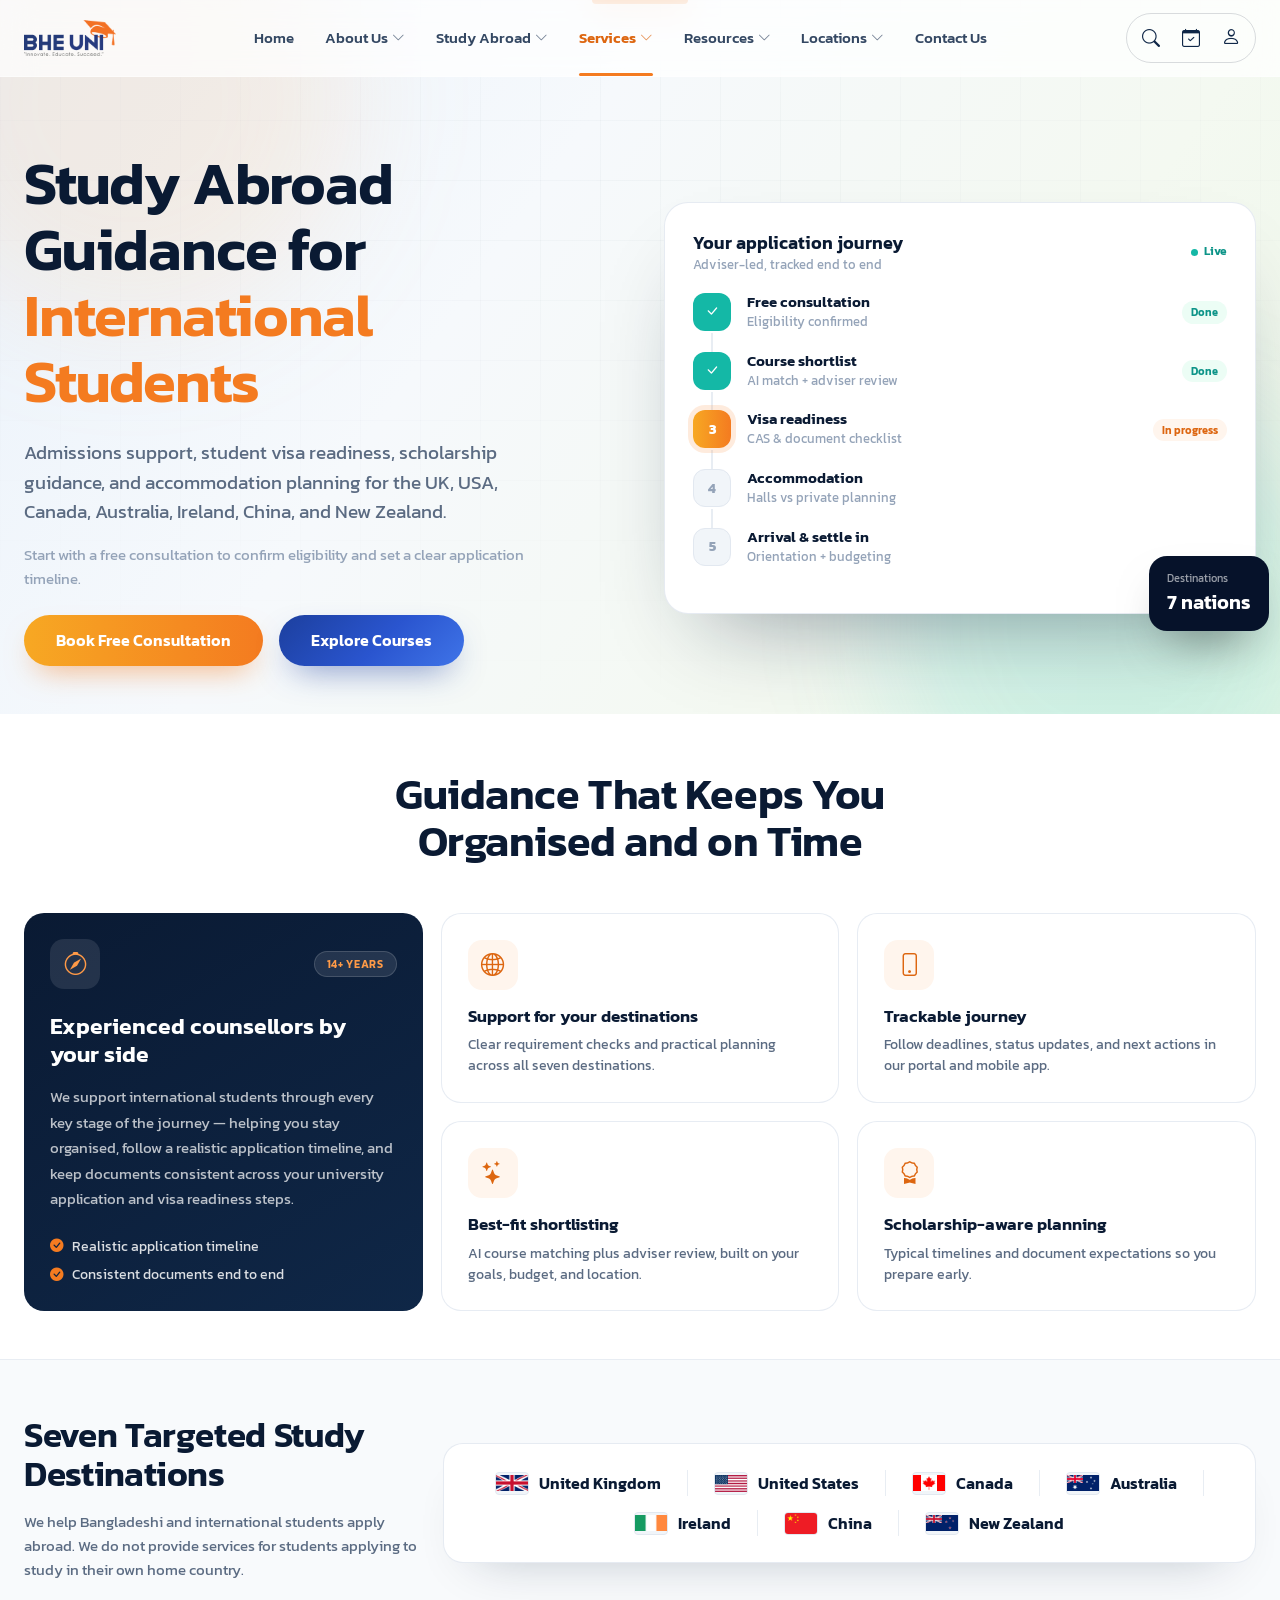
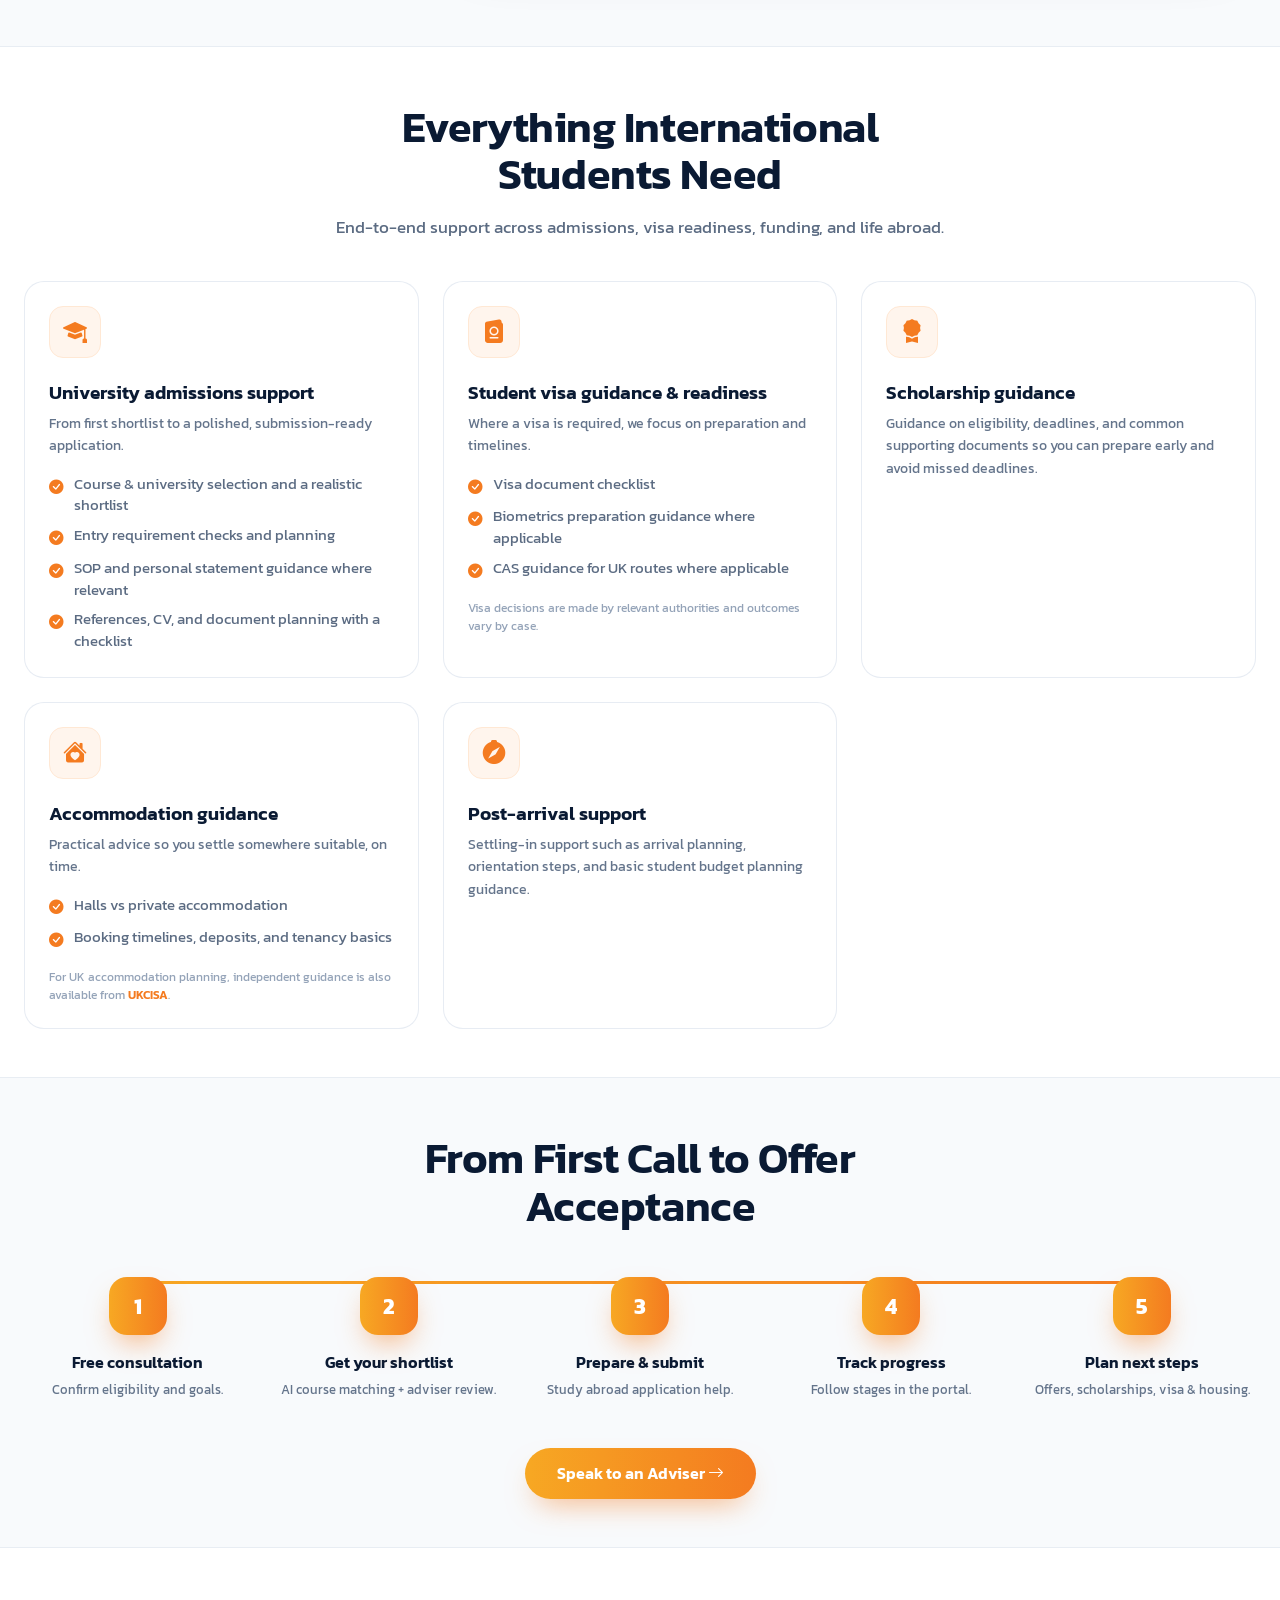
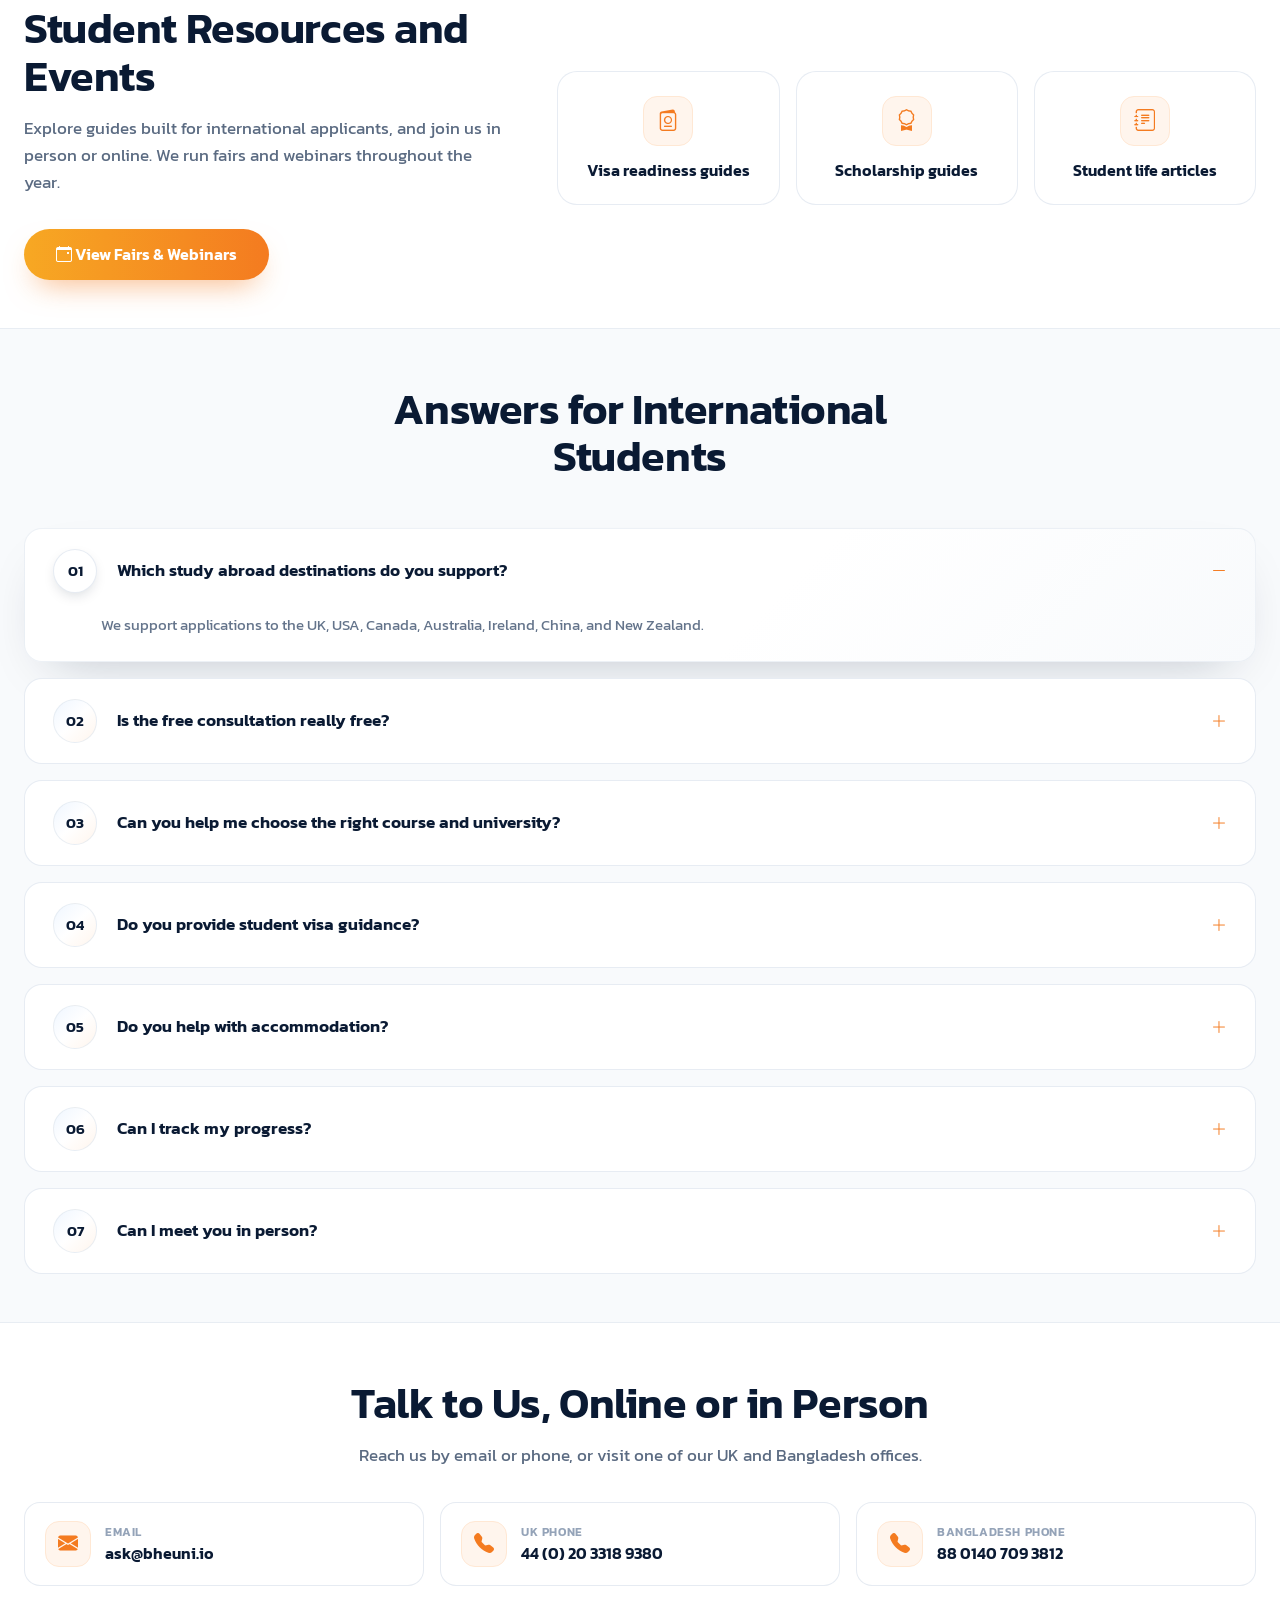
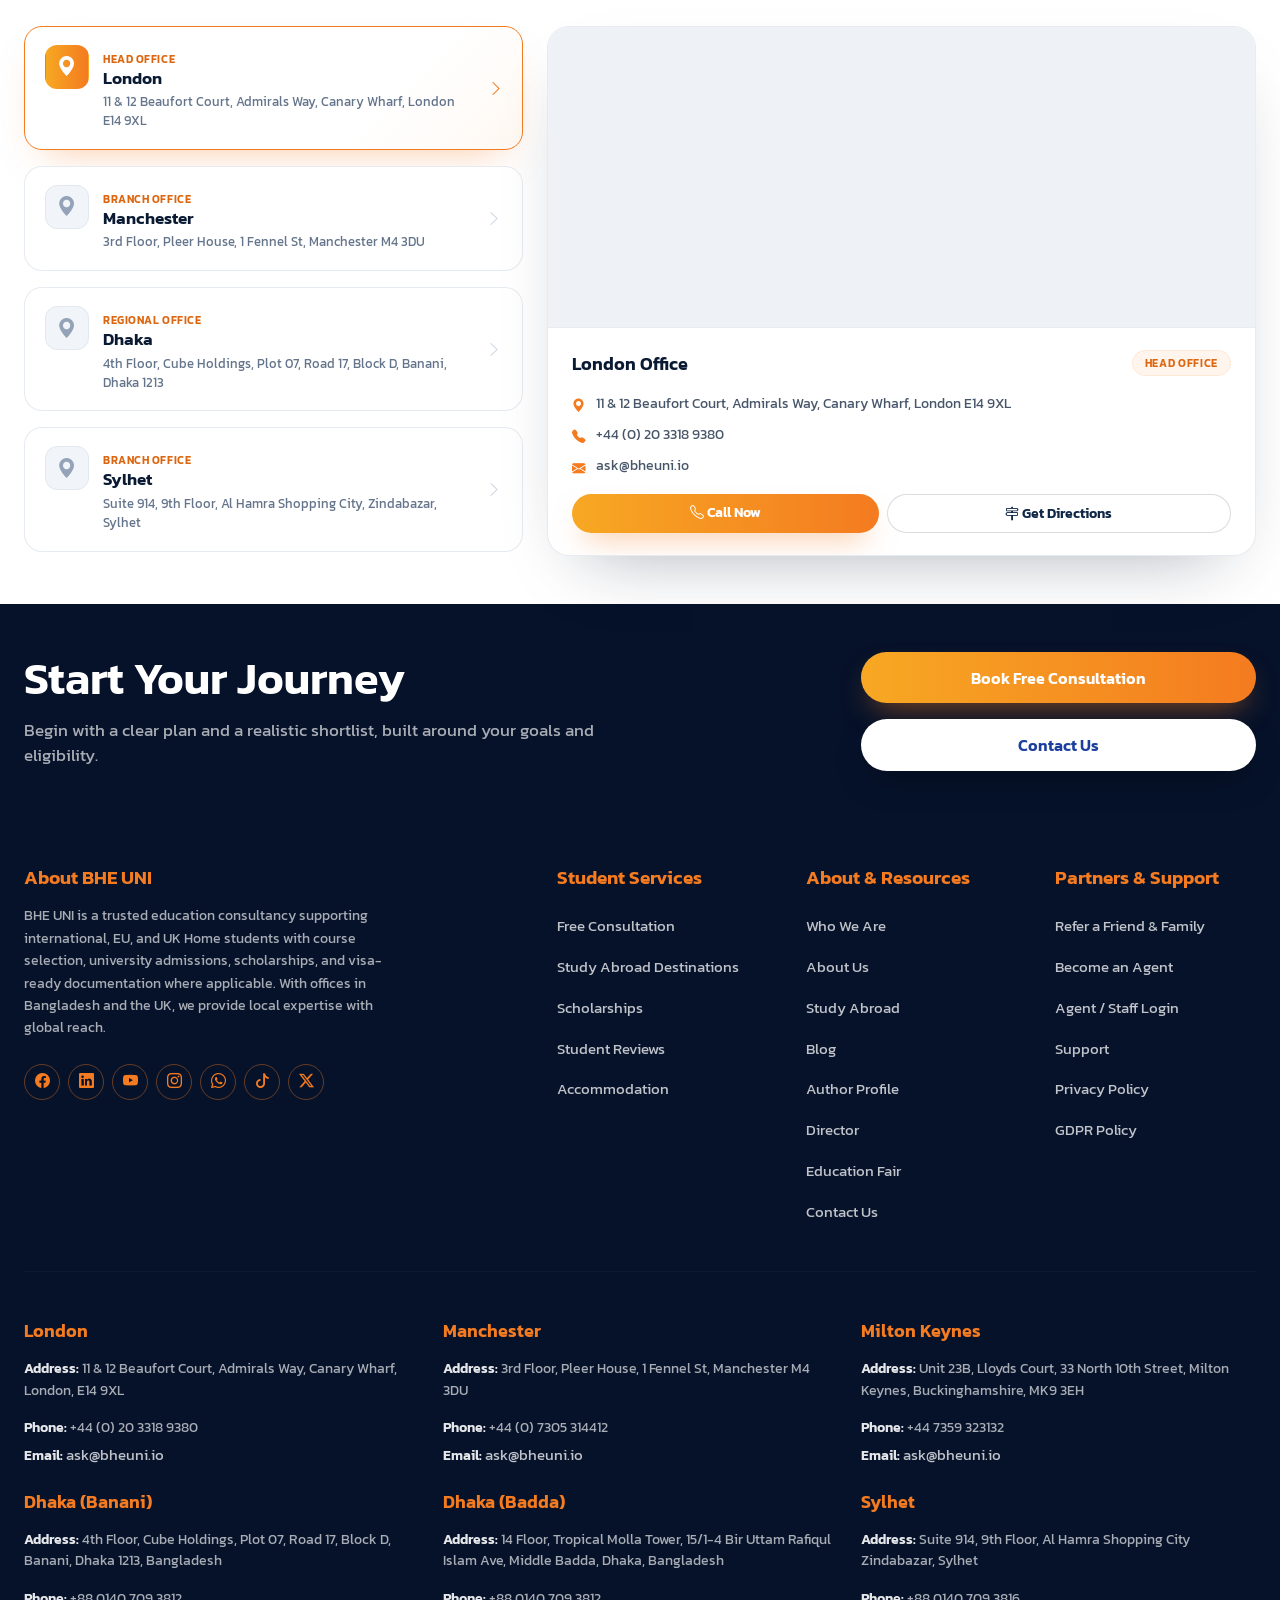
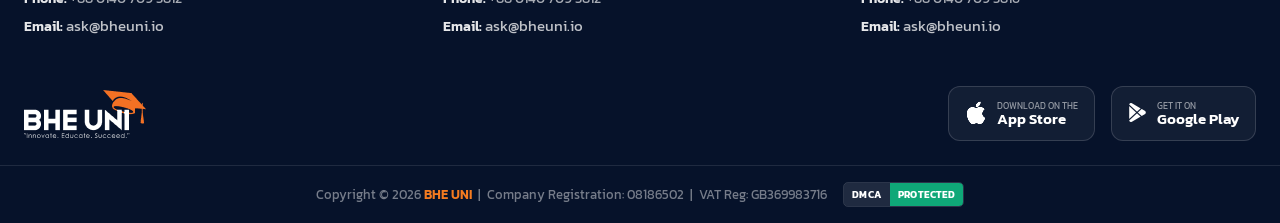
<file: bootstrap/International Student Support.html>
<!DOCTYPE html>
<html lang="en">
<head>
  <meta charset="UTF-8" />
  <meta name="viewport" content="width=device-width, initial-scale=1.0" />
  <title>BHE UNI — International Student Support</title>

  <link rel="preconnect" href="https://fonts.googleapis.com" />
  <link rel="preconnect" href="https://fonts.gstatic.com" crossorigin />
  <link href="https://fonts.googleapis.com/css2?family=Kanit:wght@300;400;500;600;700;800&display=swap" rel="stylesheet" />

  <link href="https://cdn.jsdelivr.net/npm/bootstrap@5.3.3/dist/css/bootstrap.min.css" rel="stylesheet" integrity="sha384-QWTKZyjpPEjISv5WaRU9OFeRpok6YctnYmDr5pNlyT2bRjXh0JMhjY6hW+ALEwIH" crossorigin="anonymous" />
  <link href="https://cdn.jsdelivr.net/npm/bootstrap-icons@1.11.3/font/bootstrap-icons.min.css" rel="stylesheet" />
  <link href="styles.css" rel="stylesheet" />
</head>
<body>

<!-- ===================== HEADER ===================== -->
<header class="site-header" id="siteHeader">
  <div class="container-xxl px-3 px-sm-4">
    <div class="d-flex align-items-center justify-content-between" style="height:76px;">
      <a href="https://bheuni.io/" target="_blank" rel="noopener" class="d-flex align-items-center flex-shrink-0">
        <img src="assets/bhe-uni-logo.png" alt="BHE UNI" style="height:36px;width:auto;" />
      </a>

      <nav class="d-none d-lg-flex align-items-center">
        <ul class="bhe-nav">
          <li><a href="https://bheuni.io/" target="_blank" rel="noopener" class="nav-link-bhe">Home</a></li>
          <li class="bhe-drop">
            <a href="We Are BHE UNI.html" class="nav-link-bhe">About Us <i class="bi bi-chevron-down" style="font-size:13px;opacity:.7;"></i></a>
            <ul class="bhe-menu">
              <li><a href="We Are BHE UNI.html">Who We Are</a></li>
              <li><a href="https://bheuni.io/teams" target="_blank" rel="noopener">Our Team</a></li>
              <li><a href="https://bheuni.io/testimonial" target="_blank" rel="noopener">Testimonials</a></li>
              <li><a href="https://bheuni.io/career-with-us" target="_blank" rel="noopener">Careers</a></li>
              <li><a href="Author - Dr Mohammad Shafiq.html">Author</a></li>
              <li><a href="Director - Dr Mohammad Shafiq.html">Director</a></li>
            </ul>
          </li>
          <li class="bhe-drop">
            <a href="https://bheuni.io/study-abroad" target="_blank" rel="noopener" class="nav-link-bhe">Study Abroad <i class="bi bi-chevron-down" style="font-size:13px;opacity:.7;"></i></a>
            <ul class="bhe-menu">
              <li class="bhe-sub">
                <a href="https://bheuni.io/study-abroad" target="_blank" rel="noopener">Country <i class="bi bi-chevron-right"></i></a>
                <ul class="bhe-submenu">
                  <li><a href="https://bheuni.io/study-in-uk" target="_blank" rel="noopener">Study in UK</a></li>
                  <li><a href="https://bheuni.io/study-in-usa" target="_blank" rel="noopener">Study in USA</a></li>
                  <li><a href="https://bheuni.io/study-in-canada" target="_blank" rel="noopener">Study in Canada</a></li>
                  <li><a href="https://bheuni.io/study-in-australia" target="_blank" rel="noopener">Study in Australia</a></li>
                  <li><a href="https://bheuni.io/study-in-new-zealand" target="_blank" rel="noopener">Study in New Zealand</a></li>
                  <li><a href="https://bheuni.io/study-in-ireland" target="_blank" rel="noopener">Study in Ireland</a></li>
                  <li><a href="https://bheuni.io/study-in-china" target="_blank" rel="noopener">Study in China</a></li>
                </ul>
              </li>
              <li><a href="https://bheuni.io/universities" target="_blank" rel="noopener">University</a></li>
              <li class="bhe-sub">
                <a href="#">Courses <i class="bi bi-chevron-right"></i></a>
                <ul class="bhe-submenu">
                  <li><a href="https://bheuni.io/course-search?level_id=1&from_url=home" target="_blank" rel="noopener">Undergraduate</a></li>
                  <li><a href="https://bheuni.io/course-search?level_id=2&from_url=home" target="_blank" rel="noopener">Postgraduate</a></li>
                  <li><a href="https://bheuni.io/course-search?level_id=4&from_url=home" target="_blank" rel="noopener">PhD / Research</a></li>
                  <li><a href="https://bheuni.io/course-search?level_id=3&from_url=home" target="_blank" rel="noopener">Foundation</a></li>
                </ul>
              </li>
              <li class="bhe-sub">
                <a href="https://bheuni.io/scholarships" target="_blank" rel="noopener">Scholarships <i class="bi bi-chevron-right"></i></a>
                <ul class="bhe-submenu">
                  <li><a href="https://bheuni.io/scholarships-in-uk" target="_blank" rel="noopener">Scholarship in UK</a></li>
                  <li><a href="https://bheuni.io/scholarships-in-usa" target="_blank" rel="noopener">Scholarship in USA</a></li>
                  <li><a href="https://bheuni.io/scholarships-in-canada" target="_blank" rel="noopener">Scholarship in Canada</a></li>
                  <li><a href="https://bheuni.io/scholarships-in-australia" target="_blank" rel="noopener">Scholarship in Australia</a></li>
                  <li><a href="https://bheuni.io/scholarships-in-ireland" target="_blank" rel="noopener">Scholarship in Ireland</a></li>
                  <li><a href="https://bheuni.io/scholarships-in-new-zealand" target="_blank" rel="noopener">Scholarship in New Zealand</a></li>
                  <li><a href="https://bheuni.io/scholarships-in-china" target="_blank" rel="noopener">Scholarship in China</a></li>
                </ul>
              </li>
            </ul>
          </li>
          <li class="bhe-drop">
            <a href="https://bheuni.io/services" target="_blank" rel="noopener" class="nav-link-bhe active">Services <i class="bi bi-chevron-down" style="font-size:13px;opacity:.7;"></i></a>
            <ul class="bhe-menu">
              <li><a href="Immigration and Visa Assistance.html">Visa &amp; Immigration Assistance</a></li>
              <li><a href="https://bheuni.io/accomodation" target="_blank" rel="noopener">Student Accommodation</a></li>
              <li><a href="International Student Support.html">International Student Support</a></li>
              <li class="bhe-sub">
                <a href="https://bheuni.io/eu-home-students" target="_blank" rel="noopener">EU &amp; Home Student Guidance <i class="bi bi-chevron-right"></i></a>
                <ul class="bhe-submenu">
                  <li><a href="https://bheuni.io/first-loan" target="_blank" rel="noopener">First Degree Loan</a></li>
                  <li><a href="https://bheuni.io/second-loan" target="_blank" rel="noopener">Second Degree Loan</a></li>
                </ul>
              </li>
              <li><a href="BHE UNI - Become an Agent.html">Become an Agent</a></li>
            </ul>
          </li>
          <li class="bhe-drop">
            <a href="https://bheuni.io/blogs" target="_blank" rel="noopener" class="nav-link-bhe">Resources <i class="bi bi-chevron-down" style="font-size:13px;opacity:.7;"></i></a>
            <ul class="bhe-menu">
              <li><a href="https://bheuni.io/blogs" target="_blank" rel="noopener">Blogs</a></li>
              <li><a href="https://bheuni.io/ielts" target="_blank" rel="noopener">IELTS</a></li>
              <li><a href="https://bheuni.io/duolingo" target="_blank" rel="noopener">Duolingo</a></li>
              <li><a href="https://bheuni.io/toefl" target="_blank" rel="noopener">TOEFL</a></li>
              <li><a href="https://bheuni.io/pte" target="_blank" rel="noopener">PTE</a></li>
              <li><a href="https://bheuni.io/oietc" target="_blank" rel="noopener">OIETC / Oxford ELLT</a></li>
              <li><a href="https://bheuni.io/moi" target="_blank" rel="noopener">MOI</a></li>
              <li><a href="https://bheuni.io/videos" target="_blank" rel="noopener">Videos</a></li>
              <li><a href="https://bheuni.io/news-event" target="_blank" rel="noopener">News &amp; Events</a></li>
              <li><a href="https://bheuni.io/study-guide-choosing-education-agent" target="_blank" rel="noopener">Student Guide</a></li>
            </ul>
          </li>
          <li class="bhe-drop">
            <a href="#" class="nav-link-bhe">Locations <i class="bi bi-chevron-down" style="font-size:13px;opacity:.7;"></i></a>
            <ul class="bhe-menu">
              <li class="bhe-sub">
                <a href="https://bheuni.io/bangladesh" target="_blank" rel="noopener">Bangladesh <i class="bi bi-chevron-right"></i></a>
                <ul class="bhe-submenu">
                  <li><a href="https://bheuni.io/study-abroad-consultants-in-dhaka" target="_blank" rel="noopener">Dhaka Office</a></li>
                  <li><a href="https://bheuni.io/study-abroad-consultants-in-sylhet" target="_blank" rel="noopener">Sylhet Office</a></li>
                </ul>
              </li>
              <li class="bhe-sub">
                <a href="https://bheuni.io/united-kingdom" target="_blank" rel="noopener">United Kingdom <i class="bi bi-chevron-right"></i></a>
                <ul class="bhe-submenu">
                  <li><a href="https://bheuni.io/london-office" target="_blank" rel="noopener">London Office (Head Office)</a></li>
                  <li><a href="https://bheuni.io/manchester-office" target="_blank" rel="noopener">Manchester Office</a></li>
                </ul>
              </li>
            </ul>
          </li>
          <li><a href="Contact Us.html" class="nav-link-bhe">Contact Us</a></li>
        </ul>
      </nav>

      <div class="d-flex align-items-center gap-3 flex-shrink-0">
        <div class="icon-pill d-none d-sm-inline-flex">
          <button class="icon-btn" aria-label="Search"><i class="bi bi-search" style="font-size:18px;"></i></button>
          <button class="icon-btn" aria-label="Consultation" data-scroll="#contact"><i class="bi bi-calendar-check" style="font-size:18px;"></i></button>
          <div class="position-relative">
            <button class="icon-btn" id="accountBtn" aria-label="Account"><i class="bi bi-person" style="font-size:19px;"></i></button>
            <div class="portal-pop" id="portalPop">
              <div class="portal-card">
                <div class="d-flex align-items-start gap-3">
                  <div class="flex-grow-1">
                    <h3 class="font-display fw-semi mb-1" style="font-size:21px;">Student Portal</h3>
                    <p class="mb-0" style="font-size:14.5px;line-height:1.5;color:#64748b;">Login or Sign up to access the <span class="fw-semi text-brand">BHE Uni</span> student portal</p>
                  </div>
                  <div class="portal-art">
                    <svg viewBox="0 0 64 64" width="58" height="58" fill="none">
                      <path d="M32 12 8 21l24 9 24-9-24-9z" fill="#1f3a8a"/>
                      <path d="M18 27v9c0 3 6.3 5.5 14 5.5S46 39 46 36v-9l-14 5.2L18 27z" fill="#2a55cf"/>
                      <path d="M56 21v10" stroke="#1f3a8a" stroke-width="2.2" stroke-linecap="round"/>
                      <circle cx="56" cy="33" r="2.4" fill="#f47b20"/>
                      <circle cx="32" cy="46" r="10" fill="#fcd9bd"/>
                      <path d="M22 56a10 10 0 0 1 20 0z" fill="#f47b20"/>
                    </svg>
                  </div>
                </div>
                <div class="d-flex gap-3 mt-4">
                  <button class="btn btn-ghost-navy flex-fill py-2" data-auth="signin">Sign in</button>
                  <button class="btn btn-brand flex-fill py-2" data-auth="signup">Sign up</button>
                </div>
              </div>
            </div>
          </div>
        </div>
        <button class="btn p-2 d-lg-none" id="menuToggle" aria-label="Menu"><i class="bi bi-list" style="font-size:26px;color:var(--navy-900);"></i></button>
      </div>
    </div>
  </div>
  <div class="d-lg-none border-top bg-white px-3 py-2" id="mobileMenu" style="display:none!important;">
    <a href="https://bheuni.io/" target="_blank" rel="noopener" class="d-block py-2 px-2 rounded nav-link-bhe">Home</a>
      <details class="m-grp">
        <summary>About Us <i class="bi bi-chevron-down"></i></summary>
        <div class="m-sub">
          <a href="We Are BHE UNI.html">Who We Are</a>
          <a href="https://bheuni.io/teams" target="_blank" rel="noopener">Our Team</a>
          <a href="https://bheuni.io/testimonial" target="_blank" rel="noopener">Testimonials</a>
          <a href="https://bheuni.io/career-with-us" target="_blank" rel="noopener">Careers</a>
          <a href="Author - Dr Mohammad Shafiq.html">Author</a>
          <a href="Director - Dr Mohammad Shafiq.html">Director</a>
        </div>
      </details>
      <details class="m-grp">
        <summary>Study Abroad <i class="bi bi-chevron-down"></i></summary>
        <div class="m-sub">
          <a href="https://bheuni.io/study-abroad" target="_blank" rel="noopener">All Study Abroad</a>
          <details class="m-grp"><summary>Country <i class="bi bi-chevron-down"></i></summary><div class="m-sub2">
            <a href="https://bheuni.io/study-in-uk" target="_blank" rel="noopener">Study in UK</a>
            <a href="https://bheuni.io/study-in-usa" target="_blank" rel="noopener">Study in USA</a>
            <a href="https://bheuni.io/study-in-canada" target="_blank" rel="noopener">Study in Canada</a>
            <a href="https://bheuni.io/study-in-australia" target="_blank" rel="noopener">Study in Australia</a>
            <a href="https://bheuni.io/study-in-new-zealand" target="_blank" rel="noopener">Study in New Zealand</a>
            <a href="https://bheuni.io/study-in-ireland" target="_blank" rel="noopener">Study in Ireland</a>
            <a href="https://bheuni.io/study-in-china" target="_blank" rel="noopener">Study in China</a>
          </div></details>
          <a href="https://bheuni.io/universities" target="_blank" rel="noopener">University</a>
          <details class="m-grp"><summary>Courses <i class="bi bi-chevron-down"></i></summary><div class="m-sub2">
            <a href="https://bheuni.io/course-search?level_id=1&from_url=home" target="_blank" rel="noopener">Undergraduate</a>
            <a href="https://bheuni.io/course-search?level_id=2&from_url=home" target="_blank" rel="noopener">Postgraduate</a>
            <a href="https://bheuni.io/course-search?level_id=4&from_url=home" target="_blank" rel="noopener">PhD / Research</a>
            <a href="https://bheuni.io/course-search?level_id=3&from_url=home" target="_blank" rel="noopener">Foundation</a>
          </div></details>
          <details class="m-grp"><summary>Scholarships <i class="bi bi-chevron-down"></i></summary><div class="m-sub2">
            <a href="https://bheuni.io/scholarships-in-uk" target="_blank" rel="noopener">Scholarship in UK</a>
            <a href="https://bheuni.io/scholarships-in-usa" target="_blank" rel="noopener">Scholarship in USA</a>
            <a href="https://bheuni.io/scholarships-in-canada" target="_blank" rel="noopener">Scholarship in Canada</a>
            <a href="https://bheuni.io/scholarships-in-australia" target="_blank" rel="noopener">Scholarship in Australia</a>
            <a href="https://bheuni.io/scholarships-in-ireland" target="_blank" rel="noopener">Scholarship in Ireland</a>
            <a href="https://bheuni.io/scholarships-in-new-zealand" target="_blank" rel="noopener">Scholarship in New Zealand</a>
            <a href="https://bheuni.io/scholarships-in-china" target="_blank" rel="noopener">Scholarship in China</a>
          </div></details>
        </div>
      </details>
      <details class="m-grp">
        <summary>Services <i class="bi bi-chevron-down"></i></summary>
        <div class="m-sub">
          <a href="https://bheuni.io/services" target="_blank" rel="noopener">All Services</a>
          <a href="Immigration and Visa Assistance.html">Visa & Immigration Assistance</a>
          <a href="https://bheuni.io/accomodation" target="_blank" rel="noopener">Student Accommodation</a>
          <a href="International Student Support.html">International Student Support</a>
          <details class="m-grp"><summary>EU & Home Student Guidance <i class="bi bi-chevron-down"></i></summary><div class="m-sub2">
            <a href="https://bheuni.io/first-loan" target="_blank" rel="noopener">First Degree Loan</a>
            <a href="https://bheuni.io/second-loan" target="_blank" rel="noopener">Second Degree Loan</a>
          </div></details>
          <a href="BHE UNI - Become an Agent.html">Become an Agent</a>
        </div>
      </details>
      <details class="m-grp">
        <summary>Resources <i class="bi bi-chevron-down"></i></summary>
        <div class="m-sub">
          <a href="https://bheuni.io/blogs" target="_blank" rel="noopener">Blogs</a>
          <a href="https://bheuni.io/ielts" target="_blank" rel="noopener">IELTS</a>
          <a href="https://bheuni.io/duolingo" target="_blank" rel="noopener">Duolingo</a>
          <a href="https://bheuni.io/toefl" target="_blank" rel="noopener">TOEFL</a>
          <a href="https://bheuni.io/pte" target="_blank" rel="noopener">PTE</a>
          <a href="https://bheuni.io/oietc" target="_blank" rel="noopener">OIETC / Oxford ELLT</a>
          <a href="https://bheuni.io/moi" target="_blank" rel="noopener">MOI</a>
          <a href="https://bheuni.io/videos" target="_blank" rel="noopener">Videos</a>
          <a href="https://bheuni.io/news-event" target="_blank" rel="noopener">News & Events</a>
          <a href="https://bheuni.io/study-guide-choosing-education-agent" target="_blank" rel="noopener">Student Guide</a>
        </div>
      </details>
      <details class="m-grp">
        <summary>Locations <i class="bi bi-chevron-down"></i></summary>
        <div class="m-sub">
          <details class="m-grp"><summary>Bangladesh <i class="bi bi-chevron-down"></i></summary><div class="m-sub2">
            <a href="https://bheuni.io/study-abroad-consultants-in-dhaka" target="_blank" rel="noopener">Dhaka Office</a>
            <a href="https://bheuni.io/study-abroad-consultants-in-sylhet" target="_blank" rel="noopener">Sylhet Office</a>
          </div></details>
          <details class="m-grp"><summary>United Kingdom <i class="bi bi-chevron-down"></i></summary><div class="m-sub2">
            <a href="https://bheuni.io/london-office" target="_blank" rel="noopener">London Office (Head Office)</a>
            <a href="https://bheuni.io/manchester-office" target="_blank" rel="noopener">Manchester Office</a>
          </div></details>
        </div>
      </details>
    <a href="Contact Us.html" class="d-block py-2 px-2 rounded nav-link-bhe">Contact Us</a>
    <div class="d-flex gap-2 pt-3 mt-2 border-top">
      <button class="btn btn-ghost-navy flex-fill py-2" data-auth="signin">Sign in</button>
      <button class="btn btn-brand flex-fill py-2" data-auth="signup">Sign up</button>
    </div>
  </div>
</header>

<main id="top">

  <!-- ===================== HERO ===================== -->
  <section class="hero page-hero hero-split">
    <div class="hero-grid"></div>
    <div class="hero-bloom" style="top:-120px;left:-90px;width:440px;height:440px;background:rgba(255,184,119,.16);"></div>
    <div class="hero-bloom" style="bottom:-140px;right:-60px;width:460px;height:460px;background:rgba(45,212,191,.16);"></div>
    <div class="hero-tick"></div>
    <div class="container-xxl px-3 px-sm-4 position-relative">
      <div class="row g-5 align-items-center">
        <!-- LEFT -->
        <div class="col-lg-6">
          <h1 class="mb-0">Study Abroad Guidance for <span class="text-brand">International Students</span></h1>
          <p class="mt-4 mb-0" style="max-width:540px;font-size:18.5px;line-height:1.6;color:#5b6b82;">
            Admissions support, student visa readiness, scholarship guidance, and accommodation planning for the UK, USA, Canada, Australia, Ireland, China, and New Zealand.
          </p>
          <p class="mt-3 mb-0" style="max-width:540px;font-size:15px;line-height:1.6;color:#94a3b8;">
            Start with a free consultation to confirm eligibility and set a clear application timeline.
          </p>
          <div class="d-flex flex-column flex-sm-row gap-3 mt-4">
            <button class="btn btn-brand btn-lg" data-scroll="#contact">Book Free Consultation</button>
            <a href="https://bheuni.io/course-search?from_url=home" target="_blank" rel="noopener" class="btn btn-navy-grad btn-lg">Explore Courses</a>
          </div>
        </div>
        <!-- RIGHT — application journey panel -->
        <div class="col-lg-6">
          <div class="iss-journey floaty" style="animation-duration:7s;">
            <div class="jh">
              <div>
                <div class="font-display fw-semi" style="font-size:18px;color:var(--navy-900);">Your application journey</div>
                <div style="font-size:12.5px;color:#94a3b8;">Adviser-led, tracked end to end</div>
              </div>
              <span class="edu-live"><span class="dot"></span> Live</span>
            </div>
            <div class="iss-jrow"><div class="iss-jline"></div><span class="iss-jnode done"><i class="bi bi-check-lg"></i></span><div class="flex-grow-1"><div class="iss-jttl">Free consultation</div><div class="iss-jsub">Eligibility confirmed</div></div><span class="iss-jstat done">Done</span></div>
            <div class="iss-jrow"><div class="iss-jline"></div><span class="iss-jnode done"><i class="bi bi-check-lg"></i></span><div class="flex-grow-1"><div class="iss-jttl">Course shortlist</div><div class="iss-jsub">AI match + adviser review</div></div><span class="iss-jstat done">Done</span></div>
            <div class="iss-jrow"><div class="iss-jline"></div><span class="iss-jnode now">3</span><div class="flex-grow-1"><div class="iss-jttl">Visa readiness</div><div class="iss-jsub">CAS &amp; document checklist</div></div><span class="iss-jstat now">In progress</span></div>
            <div class="iss-jrow"><div class="iss-jline"></div><span class="iss-jnode todo">4</span><div class="flex-grow-1"><div class="iss-jttl">Accommodation</div><div class="iss-jsub">Halls vs private planning</div></div></div>
            <div class="iss-jrow"><span class="iss-jnode todo">5</span><div class="flex-grow-1"><div class="iss-jttl">Arrival &amp; settle in</div><div class="iss-jsub">Orientation + budgeting</div></div></div>
            <div class="iss-float"><div style="font-size:11px;color:rgba(255,255,255,.6);">Destinations</div><div class="font-display fw-semi" style="font-size:20px;">7 nations</div></div>
          </div>
        </div>
      </div>
    </div>
  </section>

  <!-- ===================== WHY (BENTO) ===================== -->
  <section class="section bg-white">
    <div class="container-xxl px-3 px-sm-4">
      <div class="text-center mx-auto reveal" style="max-width:680px;">
        <h2 class="section-title mt-2">Guidance That Keeps You Organised and on Time</h2>
      </div>
      <div class="bento mt-5">
        <article class="bento-card b-feat dark reveal">
          <div class="d-flex align-items-center justify-content-between">
            <span class="bento-ic"><i class="bi bi-compass"></i></span>
            <span class="badge-tag" style="background:rgba(255,255,255,.1);border-color:rgba(255,255,255,.15);color:var(--brand-400);">14+ years</span>
          </div>
          <h3 class="font-display fw-semi mt-4" style="font-size:23px;">Experienced counsellors by your side</h3>
          <p class="mt-3 mb-0" style="font-size:15px;line-height:1.7;color:rgba(255,255,255,.72);">We support international students through every key stage of the journey — helping you stay organised, follow a realistic application timeline, and keep documents consistent across your university application and visa readiness steps.</p>
          <div class="mt-4 d-flex flex-column gap-2">
            <div class="d-flex align-items-center gap-2" style="font-size:13.5px;color:rgba(255,255,255,.85);"><i class="bi bi-check-circle-fill text-brand"></i> Realistic application timeline</div>
            <div class="d-flex align-items-center gap-2" style="font-size:13.5px;color:rgba(255,255,255,.85);"><i class="bi bi-check-circle-fill text-brand"></i> Consistent documents end to end</div>
          </div>
        </article>
        <article class="bento-card reveal"><span class="bento-ic"><i class="bi bi-globe2"></i></span><h3 class="font-display fw-semi mt-3 mb-2" style="font-size:17px;color:var(--navy-900);">Support for your destinations</h3><p class="mb-0" style="font-size:13.5px;line-height:1.55;color:#5b6b82;">Clear requirement checks and practical planning across all seven destinations.</p></article>
        <article class="bento-card reveal"><span class="bento-ic"><i class="bi bi-phone"></i></span><h3 class="font-display fw-semi mt-3 mb-2" style="font-size:17px;color:var(--navy-900);">Trackable journey</h3><p class="mb-0" style="font-size:13.5px;line-height:1.55;color:#5b6b82;">Follow deadlines, status updates, and next actions in our portal and mobile app.</p></article>
        <article class="bento-card reveal"><span class="bento-ic"><i class="bi bi-stars"></i></span><h3 class="font-display fw-semi mt-3 mb-2" style="font-size:17px;color:var(--navy-900);">Best-fit shortlisting</h3><p class="mb-0" style="font-size:13.5px;line-height:1.55;color:#5b6b82;">AI course matching plus adviser review, built on your goals, budget, and location.</p></article>
        <article class="bento-card reveal"><span class="bento-ic"><i class="bi bi-award"></i></span><h3 class="font-display fw-semi mt-3 mb-2" style="font-size:17px;color:var(--navy-900);">Scholarship-aware planning</h3><p class="mb-0" style="font-size:13.5px;line-height:1.55;color:#5b6b82;">Typical timelines and document expectations so you prepare early.</p></article>
      </div>
    </div>
  </section>

  <!-- ===================== DESTINATIONS BAR ===================== -->
  <section class="section bg-soft-line">
    <div class="container-xxl px-3 px-sm-4">
      <div class="row g-4 align-items-center">
        <div class="col-lg-4 reveal">
          <h2 class="section-title mt-2" style="font-size:clamp(1.7rem,3vw,2.2rem);">Seven Targeted Study Destinations</h2>
          <p class="section-sub mt-3" style="font-size:15px;">We help Bangladeshi and international students apply abroad. We do not provide services for students applying to study in their own home country.</p>
        </div>
        <div class="col-lg-8 reveal">
          <div class="dest-bar">
        <div class="dest-bar-item"><img src="assets/flags/gb.png" alt="United Kingdom" /> United Kingdom</div>
        <div class="dest-bar-sep d-none d-sm-block"></div>
        <div class="dest-bar-item"><img src="assets/flags/us.png" alt="United States" /> United States</div>
        <div class="dest-bar-sep d-none d-sm-block"></div>
        <div class="dest-bar-item"><img src="assets/flags/ca.png" alt="Canada" /> Canada</div>
        <div class="dest-bar-sep d-none d-sm-block"></div>
        <div class="dest-bar-item"><img src="assets/flags/au.png" alt="Australia" /> Australia</div>
        <div class="dest-bar-sep d-none d-sm-block"></div>
        <div class="dest-bar-item"><img src="assets/flags/ie.png" alt="Ireland" /> Ireland</div>
        <div class="dest-bar-sep d-none d-sm-block"></div>
        <div class="dest-bar-item"><img src="assets/flags/cn.png" alt="China" /> China</div>
        <div class="dest-bar-sep d-none d-sm-block"></div>
        <div class="dest-bar-item"><img src="assets/flags/nz.png" alt="New Zealand" /> New Zealand</div>
          </div>
        </div>
      </div>
    </div>
  </section>

  <!-- ===================== SERVICES (EDITORIAL) ===================== -->
  <section class="section bg-white">
    <div class="container-xxl px-3 px-sm-4">
      <div class="text-center mx-auto reveal" style="max-width:640px;">
        <h2 class="section-title mt-2">Everything International Students Need</h2>
        <p class="section-sub mt-3">End-to-end support across admissions, visa readiness, funding, and life abroad.</p>
      </div>
      <div class="row g-4 mt-3">
        <div class="col-lg-4 col-md-6 reveal">
          <div class="bhe-card lift p-4 p-lg-4 h-100">
            <span class="chip chip-brand-soft" style="width:52px;height:52px;"><i class="bi bi-mortarboard-fill" style="font-size:24px;"></i></span>
            <h3 class="font-display fw-semi mt-4 mb-2" style="font-size:19px;color:var(--navy-900);">University admissions support</h3>
            <p class="mb-3" style="font-size:14px;line-height:1.6;color:#64748b;">From first shortlist to a polished, submission-ready application.</p>
            <div class="d-flex flex-column gap-2">
              <div class="svc-li"><i class="bi bi-check-circle-fill"></i> Course &amp; university selection and a realistic shortlist</div>
              <div class="svc-li"><i class="bi bi-check-circle-fill"></i> Entry requirement checks and planning</div>
              <div class="svc-li"><i class="bi bi-check-circle-fill"></i> SOP and personal statement guidance where relevant</div>
              <div class="svc-li"><i class="bi bi-check-circle-fill"></i> References, CV, and document planning with a checklist</div>
            </div>
          </div>
        </div>
        <div class="col-lg-4 col-md-6 reveal">
          <div class="bhe-card lift p-4 p-lg-4 h-100">
            <span class="chip chip-brand-soft" style="width:52px;height:52px;"><i class="bi bi-passport-fill" style="font-size:24px;"></i></span>
            <h3 class="font-display fw-semi mt-4 mb-2" style="font-size:19px;color:var(--navy-900);">Student visa guidance &amp; readiness</h3>
            <p class="mb-3" style="font-size:14px;line-height:1.6;color:#64748b;">Where a visa is required, we focus on preparation and timelines.</p>
            <div class="d-flex flex-column gap-2">
              <div class="svc-li"><i class="bi bi-check-circle-fill"></i> Visa document checklist</div>
              <div class="svc-li"><i class="bi bi-check-circle-fill"></i> Biometrics preparation guidance where applicable</div>
              <div class="svc-li"><i class="bi bi-check-circle-fill"></i> CAS guidance for UK routes where applicable</div>
            </div>
            <p class="mt-3 mb-0" style="font-size:12px;color:#94a3b8;">Visa decisions are made by relevant authorities and outcomes vary by case.</p>
          </div>
        </div>
        <div class="col-lg-4 col-md-6 reveal">
          <div class="bhe-card lift p-4 p-lg-4 h-100">
            <span class="chip chip-brand-soft" style="width:52px;height:52px;"><i class="bi bi-award-fill" style="font-size:24px;"></i></span>
            <h3 class="font-display fw-semi mt-4 mb-2" style="font-size:19px;color:var(--navy-900);">Scholarship guidance</h3>
            <p class="mb-0" style="font-size:14px;line-height:1.6;color:#64748b;">Guidance on eligibility, deadlines, and common supporting documents so you can prepare early and avoid missed deadlines.</p>
          </div>
        </div>
        <div class="col-lg-4 col-md-6 reveal">
          <div class="bhe-card lift p-4 p-lg-4 h-100">
            <span class="chip chip-brand-soft" style="width:52px;height:52px;"><i class="bi bi-house-heart-fill" style="font-size:24px;"></i></span>
            <h3 class="font-display fw-semi mt-4 mb-2" style="font-size:19px;color:var(--navy-900);">Accommodation guidance</h3>
            <p class="mb-3" style="font-size:14px;line-height:1.6;color:#64748b;">Practical advice so you settle somewhere suitable, on time.</p>
            <div class="d-flex flex-column gap-2">
              <div class="svc-li"><i class="bi bi-check-circle-fill"></i> Halls vs private accommodation</div>
              <div class="svc-li"><i class="bi bi-check-circle-fill"></i> Booking timelines, deposits, and tenancy basics</div>
            </div>
            <p class="mt-3 mb-0" style="font-size:12px;color:#94a3b8;">For UK accommodation planning, independent guidance is also available from <a href="https://www.ukcisa.org.uk" target="_blank" rel="noopener" class="fw-semi text-brand text-decoration-none">UKCISA</a>.</p>
          </div>
        </div>
        <div class="col-lg-4 col-md-6 reveal">
          <div class="bhe-card lift p-4 p-lg-4 h-100">
            <span class="chip chip-brand-soft" style="width:52px;height:52px;"><i class="bi bi-compass-fill" style="font-size:24px;"></i></span>
            <h3 class="font-display fw-semi mt-4 mb-2" style="font-size:19px;color:var(--navy-900);">Post-arrival support</h3>
            <p class="mb-0" style="font-size:14px;line-height:1.6;color:#64748b;">Settling-in support such as arrival planning, orientation steps, and basic student budget planning guidance.</p>
          </div>
        </div>
      </div>
    </div>
  </section>

  <!-- ===================== HOW IT WORKS (TIMELINE) ===================== -->
  <section class="section bg-soft-line">
    <div class="container-xxl px-3 px-sm-4">
      <div class="text-center mx-auto reveal" style="max-width:640px;">
        <h2 class="section-title mt-2">From First Call to Offer Acceptance</h2>
      </div>
      <div class="tl-wrap reveal" id="tlWrap">
        <div class="tl-line"></div>
        <div class="tl-line-fill" id="tlFill"></div>
        <div class="row g-4 text-center">
          <div class="col-md tl-step"><span class="tl-node">1</span><div class="tl-t">Free consultation</div><div class="tl-d">Confirm eligibility and goals.</div></div>
          <div class="col-md tl-step"><span class="tl-node">2</span><div class="tl-t">Get your shortlist</div><div class="tl-d">AI course matching + adviser review.</div></div>
          <div class="col-md tl-step"><span class="tl-node">3</span><div class="tl-t">Prepare &amp; submit</div><div class="tl-d">Study abroad application help.</div></div>
          <div class="col-md tl-step"><span class="tl-node">4</span><div class="tl-t">Track progress</div><div class="tl-d">Follow stages in the portal.</div></div>
          <div class="col-md tl-step"><span class="tl-node">5</span><div class="tl-t">Plan next steps</div><div class="tl-d">Offers, scholarships, visa &amp; housing.</div></div>
        </div>
      </div>
      <div class="text-center mt-5 reveal">
        <button class="btn btn-brand btn-lg" data-scroll="#contact">Speak to an Adviser <i class="bi bi-arrow-right"></i></button>
      </div>
    </div>
  </section>

  <!-- ===================== RESOURCES & EVENTS ===================== -->
  <section class="section bg-white">
    <div class="container-xxl px-3 px-sm-4">
      <div class="row g-5 align-items-center">
        <div class="col-lg-5 reveal">
          <h2 class="section-title mt-2">Student Resources and Events</h2>
          <p class="section-sub mt-3">Explore guides built for international applicants, and join us in person or online. We run fairs and webinars throughout the year.</p>
          <a href="https://bheuni.io/education-fair" target="_blank" rel="noopener" class="btn btn-brand btn-lg mt-3"><i class="bi bi-calendar-event"></i> View Fairs &amp; Webinars</a>
        </div>
        <div class="col-lg-7 reveal">
          <div class="row g-3">
            <div class="col-sm-4"><div class="bhe-card lift p-4 h-100 text-center"><span class="chip chip-brand-soft mx-auto" style="width:50px;height:50px;"><i class="bi bi-passport" style="font-size:22px;"></i></span><h3 class="font-display fw-semi mt-3 mb-0" style="font-size:15.5px;color:var(--navy-900);">Visa readiness guides</h3></div></div>
            <div class="col-sm-4"><div class="bhe-card lift p-4 h-100 text-center"><span class="chip chip-brand-soft mx-auto" style="width:50px;height:50px;"><i class="bi bi-award" style="font-size:22px;"></i></span><h3 class="font-display fw-semi mt-3 mb-0" style="font-size:15.5px;color:var(--navy-900);">Scholarship guides</h3></div></div>
            <div class="col-sm-4"><div class="bhe-card lift p-4 h-100 text-center"><span class="chip chip-brand-soft mx-auto" style="width:50px;height:50px;"><i class="bi bi-journal-text" style="font-size:22px;"></i></span><h3 class="font-display fw-semi mt-3 mb-0" style="font-size:15.5px;color:var(--navy-900);">Student life articles</h3></div></div>
          </div>
        </div>
      </div>
    </div>
  </section>

  <!-- ===================== FAQs ===================== -->
  <section class="section bg-soft-line">
    <div class="container-xxl px-3 px-sm-4">
      <div class="text-center mx-auto reveal" style="max-width:600px;">
        <h2 class="section-title mt-2">Answers for International Students</h2>
      </div>
      <div class="d-flex flex-column gap-3 mt-5" id="faqList">
        <div class="faq-item open"><button class="faq-q"><span class="faq-badge">01</span><span class="faq-q-text">Which study abroad destinations do you support?</span><span class="faq-toggle"><i class="bi bi-dash-lg"></i></span></button><div class="faq-a"><div class="faq-a-inner"><p>We support applications to the UK, USA, Canada, Australia, Ireland, China, and New Zealand.</p></div></div></div>
        <div class="faq-item"><button class="faq-q"><span class="faq-badge">02</span><span class="faq-q-text">Is the free consultation really free?</span><span class="faq-toggle"><i class="bi bi-plus-lg"></i></span></button><div class="faq-a"><div class="faq-a-inner"><p>Yes. Your first free consultation covers eligibility, shortlisting, and next steps.</p></div></div></div>
        <div class="faq-item"><button class="faq-q"><span class="faq-badge">03</span><span class="faq-q-text">Can you help me choose the right course and university?</span><span class="faq-toggle"><i class="bi bi-plus-lg"></i></span></button><div class="faq-a"><div class="faq-a-inner"><p>Yes. We combine AI course matching with adviser review to create a realistic university shortlist.</p></div></div></div>
        <div class="faq-item"><button class="faq-q"><span class="faq-badge">04</span><span class="faq-q-text">Do you provide student visa guidance?</span><span class="faq-toggle"><i class="bi bi-plus-lg"></i></span></button><div class="faq-a"><div class="faq-a-inner"><p>Yes. We provide student visa guidance and visa readiness guidance for routes that require it, including visa document checklist support.</p></div></div></div>
        <div class="faq-item"><button class="faq-q"><span class="faq-badge">05</span><span class="faq-q-text">Do you help with accommodation?</span><span class="faq-toggle"><i class="bi bi-plus-lg"></i></span></button><div class="faq-a"><div class="faq-a-inner"><p>Yes. We provide accommodation guidance including halls vs private accommodation planning.</p></div></div></div>
        <div class="faq-item"><button class="faq-q"><span class="faq-badge">06</span><span class="faq-q-text">Can I track my progress?</span><span class="faq-toggle"><i class="bi bi-plus-lg"></i></span></button><div class="faq-a"><div class="faq-a-inner"><p>Yes. You can track stages through our application tracking portal and mobile app.</p></div></div></div>
        <div class="faq-item"><button class="faq-q"><span class="faq-badge">07</span><span class="faq-q-text">Can I meet you in person?</span><span class="faq-toggle"><i class="bi bi-plus-lg"></i></span></button><div class="faq-a"><div class="faq-a-inner"><p>Yes. You can visit our Bangladesh and UK offices in London, Manchester, Dhaka, or Sylhet, or complete the process online.</p></div></div></div>
      </div>
    </div>
  </section>

  <!-- ===================== CONTACT & OFFICES ===================== -->
  <section class="section bg-white" id="contact">
    <div class="container-xxl px-3 px-sm-4">
      <div class="text-center mx-auto reveal" style="max-width:640px;">
        <h2 class="section-title mt-2">Talk to Us, Online or in Person</h2>
        <p class="section-sub mt-3">Reach us by email or phone, or visit one of our UK and Bangladesh offices.</p>
      </div>
      <div class="row g-3 mt-2 justify-content-center reveal">
        <div class="col-sm-6 col-lg-4"><a href="mailto:ask@bheuni.io" class="contact-tile"><span class="chip chip-brand-soft" style="width:46px;height:46px;"><i class="bi bi-envelope-fill" style="font-size:20px;"></i></span><div><div class="ct-label">Email</div><div class="ct-value">ask@bheuni.io</div></div></a></div>
        <div class="col-sm-6 col-lg-4"><a href="tel:+442033189380" class="contact-tile"><span class="chip chip-brand-soft" style="width:46px;height:46px;"><i class="bi bi-telephone-fill" style="font-size:20px;"></i></span><div><div class="ct-label">UK Phone</div><div class="ct-value">44 (0) 20 3318 9380</div></div></a></div>
        <div class="col-sm-6 col-lg-4"><a href="tel:+8801407093812" class="contact-tile"><span class="chip chip-brand-soft" style="width:46px;height:46px;"><i class="bi bi-telephone-fill" style="font-size:20px;"></i></span><div><div class="ct-label">Bangladesh Phone</div><div class="ct-value">88 0140 709 3812</div></div></a></div>
      </div>
      <div class="row g-4 mt-3 align-items-stretch">
        <div class="col-lg-5">
          <div class="d-flex flex-column gap-3 reveal" id="officeList"></div>
        </div>
        <div class="col-lg-7">
          <div class="office-map-card reveal h-100">
            <div class="office-map-frame">
              <iframe id="officeMap" title="Office location map" loading="lazy" referrerpolicy="no-referrer-when-downgrade" allowfullscreen></iframe>
            </div>
            <div class="office-detail" id="officeDetail"></div>
          </div>
        </div>
      </div>
    </div>
  </section>

  <!-- ===================== NEXT STEP (CTA) ===================== -->
  <section class="section bg-navy text-white">
    <div class="container-xxl px-3 px-sm-4">
      <div class="row g-4 align-items-center">
        <div class="col-lg-8 reveal">
          <h2 class="font-display fw-semi" style="font-size:clamp(1.9rem,4vw,2.8rem);line-height:1.1;">Start Your Journey</h2>
          <p class="mt-3 mb-0" style="max-width:40rem;font-size:16.5px;color:rgba(255,255,255,.65);">Begin with a clear plan and a realistic shortlist, built around your goals and eligibility.</p>
        </div>
        <div class="col-lg-4 d-flex flex-column flex-sm-row flex-lg-column gap-3 reveal">
          <a href="https://bheuni.io/free-consultation" target="_blank" rel="noopener" class="btn btn-brand btn-lg">Book Free Consultation</a>
          <a href="https://bheuni.io/contact" target="_blank" rel="noopener" class="btn btn-white-pill btn-lg">Contact Us</a>
        </div>
      </div>
    </div>
  </section>
</main>

<!-- ===================== FOOTER ===================== -->
<footer class="site-footer">
  <div class="container-xxl px-3 px-sm-4 pt-5 pb-4">
    <div class="row g-4 g-lg-5">
      <div class="col-lg-5">
        <h4 class="footer-head">About BHE UNI</h4>
        <p class="mt-3" style="font-size:14px;line-height:1.6;color:rgba(255,255,255,.65);max-width:24rem;">BHE UNI is a trusted education consultancy supporting international, EU, and UK Home students with course selection, university admissions, scholarships, and visa-ready documentation where applicable. With offices in Bangladesh and the UK, we provide local expertise with global reach.</p>
        <div class="d-flex flex-wrap gap-2 mt-4" id="socialRow"></div>
      </div>
      <div class="col-6 col-lg">
        <h4 class="footer-head">Student Services</h4>
        <ul class="list-unstyled d-flex flex-column gap-3 mt-4 mb-0">
          <li><a class="footer-link" href="https://bheuni.io/free-consultation" target="_blank" rel="noopener">Free Consultation</a></li>
          <li><a class="footer-link" href="https://bheuni.io/study-abroad" target="_blank" rel="noopener">Study Abroad Destinations</a></li>
          <li><a class="footer-link" href="https://bheuni.io/scholarships" target="_blank" rel="noopener">Scholarships</a></li>
          <li><a class="footer-link" href="https://bheuni.io/testimonial" target="_blank" rel="noopener">Student Reviews</a></li>
          <li><a class="footer-link" href="https://bheuni.io/accomodation" target="_blank" rel="noopener">Accommodation</a></li>
        </ul>
      </div>
      <div class="col-6 col-lg">
        <h4 class="footer-head">About &amp; Resources</h4>
        <ul class="list-unstyled d-flex flex-column gap-3 mt-4 mb-0">
          <li><a class="footer-link" href="We Are BHE UNI.html">Who We Are</a></li>
          <li><a class="footer-link" href="We Are BHE UNI.html">About Us</a></li>
          <li><a class="footer-link" href="https://bheuni.io/study-abroad" target="_blank" rel="noopener">Study Abroad</a></li>
          <li><a class="footer-link" href="https://bheuni.io/blogs" target="_blank" rel="noopener">Blog</a></li>
          <li><a class="footer-link" href="Author - Dr Mohammad Shafiq.html">Author Profile</a></li>
          <li><a class="footer-link" href="Director - Dr Mohammad Shafiq.html">Director</a></li>
          <li><a class="footer-link" href="https://bheuni.io/education-fair" target="_blank" rel="noopener">Education Fair</a></li>
          <li><a class="footer-link" href="Contact Us.html">Contact Us</a></li>
        </ul>
      </div>
      <div class="col-6 col-lg">
        <h4 class="footer-head">Partners &amp; Support</h4>
        <ul class="list-unstyled d-flex flex-column gap-3 mt-4 mb-0">
          <li><a class="footer-link" href="https://bheuni.io/referral-program" target="_blank" rel="noopener">Refer a Friend &amp; Family</a></li>
          <li><a class="footer-link" href="BHE UNI - Become an Agent.html">Become an Agent</a></li>
          <li><a class="footer-link" href="https://bheuni.io/staff-login" target="_blank" rel="noopener">Agent / Staff Login</a></li>
          <li><a class="footer-link" href="https://bheuni.io/contact" target="_blank" rel="noopener">Support</a></li>
          <li><a class="footer-link" href="https://bheuni.io/Privacy-Policy" target="_blank" rel="noopener">Privacy Policy</a></li>
          <li><a class="footer-link" href="https://bheuni.io/GDPR-Policy" target="_blank" rel="noopener">GDPR Policy</a></li>
        </ul>
      </div>
    </div>

    <hr style="border-color:rgba(255,255,255,.1);margin:48px 0;" />

    <div class="row g-4" id="officeGrid"></div>

    <div class="d-flex flex-column flex-lg-row align-items-center justify-content-between gap-4 mt-5">
      <img src="assets/bhe-uni-logo-white.png" alt="BHE UNI" style="height:48px;width:auto;" />
      <div class="d-flex gap-3">
        <a href="https://apps.apple.com/us/app/bhe-uni/id6468664118" target="_blank" rel="noopener" class="store-badge">
          <i class="bi bi-apple" style="font-size:22px;"></i>
          <span class="text-start lh-1"><span class="d-block" style="font-size:9px;text-transform:uppercase;color:rgba(255,255,255,.55);">Download on the</span><span class="d-block fw-semi" style="font-size:15px;">App Store</span></span>
        </a>
        <a href="https://play.google.com/store/apps/details?id=com.bheglobal" target="_blank" rel="noopener" class="store-badge">
          <i class="bi bi-google-play" style="font-size:19px;"></i>
          <span class="text-start lh-1"><span class="d-block" style="font-size:9px;text-transform:uppercase;color:rgba(255,255,255,.55);">Get it on</span><span class="d-block fw-semi" style="font-size:15px;">Google Play</span></span>
        </a>
      </div>
    </div>
  </div>
  <div style="border-top:1px solid rgba(255,255,255,.1);">
    <div class="container-xxl px-3 px-sm-4 py-3 d-flex flex-column flex-sm-row align-items-center justify-content-center gap-2 gap-sm-3 text-center" style="font-size:13px;color:rgba(255,255,255,.45);">
      <span>Copyright © <span id="year"></span> <span class="text-brand fw-semi">BHE UNI</span> &nbsp;|&nbsp; Company Registration: 08186502 &nbsp;|&nbsp; VAT Reg: GB369983716</span>
      <span class="dmca"><span style="background:rgba(255,255,255,.1);color:#fff;padding:4px 8px;letter-spacing:.04em;">DMCA</span><span style="background:rgba(16,185,129,.9);color:#fff;padding:4px 8px;letter-spacing:.04em;">PROTECTED</span></span>
    </div>
  </div>
</footer>

<!-- ===================== AUTH MODAL ===================== -->
<div class="modal fade" id="authModal" tabindex="-1" aria-hidden="true">
  <div class="modal-dialog modal-dialog-centered" style="max-width:440px;">
    <div class="modal-content">
      <div class="auth-head">
        <div class="blob"></div>
        <button type="button" class="btn-close btn-close-white position-absolute" style="right:16px;top:16px;" data-bs-dismiss="modal" aria-label="Close"></button>
        <div class="d-flex align-items-center gap-2 position-relative" style="font-size:12px;font-weight:600;letter-spacing:.06em;text-transform:uppercase;color:rgba(255,255,255,.7);"><i class="bi bi-mortarboard-fill"></i> BHE UNI Student Portal</div>
        <h3 class="font-display fw-semi mt-3 mb-0 position-relative" id="authTitle" style="font-size:26px;line-height:1.2;">Sign in to your account</h3>
        <p class="mt-2 mb-0 position-relative" id="authSub" style="font-size:14px;color:rgba(255,255,255,.7);">Access applications, tracking and resources.</p>
      </div>
      <div class="p-4 p-sm-4" id="authBody">
        <button type="button" class="btn w-100 d-flex align-items-center justify-content-center gap-2 py-3" style="border:1px solid #e2e8f0;font-weight:600;font-size:14.5px;color:var(--navy-800);border-radius:12px;">
          <svg viewBox="0 0 24 24" width="18" height="18"><path fill="#4285F4" d="M22.56 12.25c0-.78-.07-1.53-.2-2.25H12v4.26h5.92a5.06 5.06 0 0 1-2.2 3.32v2.76h3.56c2.08-1.92 3.28-4.74 3.28-8.09z"/><path fill="#34A853" d="M12 23c2.97 0 5.46-.98 7.28-2.66l-3.56-2.76c-.98.66-2.23 1.06-3.72 1.06-2.86 0-5.29-1.93-6.16-4.53H2.18v2.84A11 11 0 0 0 12 23z"/><path fill="#FBBC05" d="M5.84 14.11a6.6 6.6 0 0 1 0-4.22V7.05H2.18a11 11 0 0 0 0 9.9z"/><path fill="#EA4335" d="M12 5.38c1.62 0 3.06.56 4.21 1.64l3.15-3.15A10.97 10.97 0 0 0 12 1 11 11 0 0 0 2.18 7.05l3.66 2.84C6.71 7.3 9.14 5.38 12 5.38z"/></svg>
          Continue with Google
        </button>
        <div class="d-flex align-items-center gap-3 my-4"><span class="flex-fill" style="height:1px;background:#e2e8f0;"></span><span style="font-size:12px;font-weight:500;color:#94a3b8;">or</span><span class="flex-fill" style="height:1px;background:#e2e8f0;"></span></div>
        <form id="authForm" novalidate>
          <label class="d-block mb-3" id="nameField" style="display:none!important;">
            <span class="d-block mb-1" style="font-size:13.5px;font-weight:600;color:var(--navy-800);">Full name</span>
            <span class="input-wrap"><i class="bi bi-person ic"></i><input class="bhe-input" name="name" placeholder="Jordan Ahmed" /></span>
          </label>
          <label class="d-block mb-3">
            <span class="d-block mb-1" style="font-size:13.5px;font-weight:600;color:var(--navy-800);">Email address</span>
            <span class="input-wrap"><i class="bi bi-envelope ic"></i><input class="bhe-input" name="email" type="email" placeholder="you@email.com" required /></span>
          </label>
          <label class="d-block">
            <span class="d-flex justify-content-between mb-1"><span style="font-size:13.5px;font-weight:600;color:var(--navy-800);">Password</span><a href="#" id="forgotLink" class="fw-semi text-brand text-decoration-none" style="font-size:13px;">Forgot?</a></span>
            <span class="input-wrap"><i class="bi bi-lock ic"></i><input class="bhe-input" name="password" type="password" placeholder="••••••••" required /></span>
          </label>
          <button type="submit" class="btn btn-brand w-100 mt-4 py-3" id="authSubmit" style="font-size:15.5px;">Sign in</button>
          <p class="text-center mt-3 mb-0" style="font-size:14px;color:#64748b;" id="authSwitchRow">
            <span id="authSwitchText">Don't have an account? </span>
            <button type="button" class="btn p-0 fw-semi text-brand align-baseline" id="authSwitch" style="font-size:14px;">Sign up</button>
          </p>
        </form>
      </div>
    </div>
  </div>
</div>

<script src="https://cdn.jsdelivr.net/npm/bootstrap@5.3.3/dist/js/bootstrap.bundle.min.js" integrity="sha384-YvpcrYf0tY3lHB60NNkmXc5s9fDVZLESaAA55NDzOxhy9GkcIdslK1eN7N6jIeHz" crossorigin="anonymous"></script>
<script src="about.js"></script>
</body>
</html>
</file>
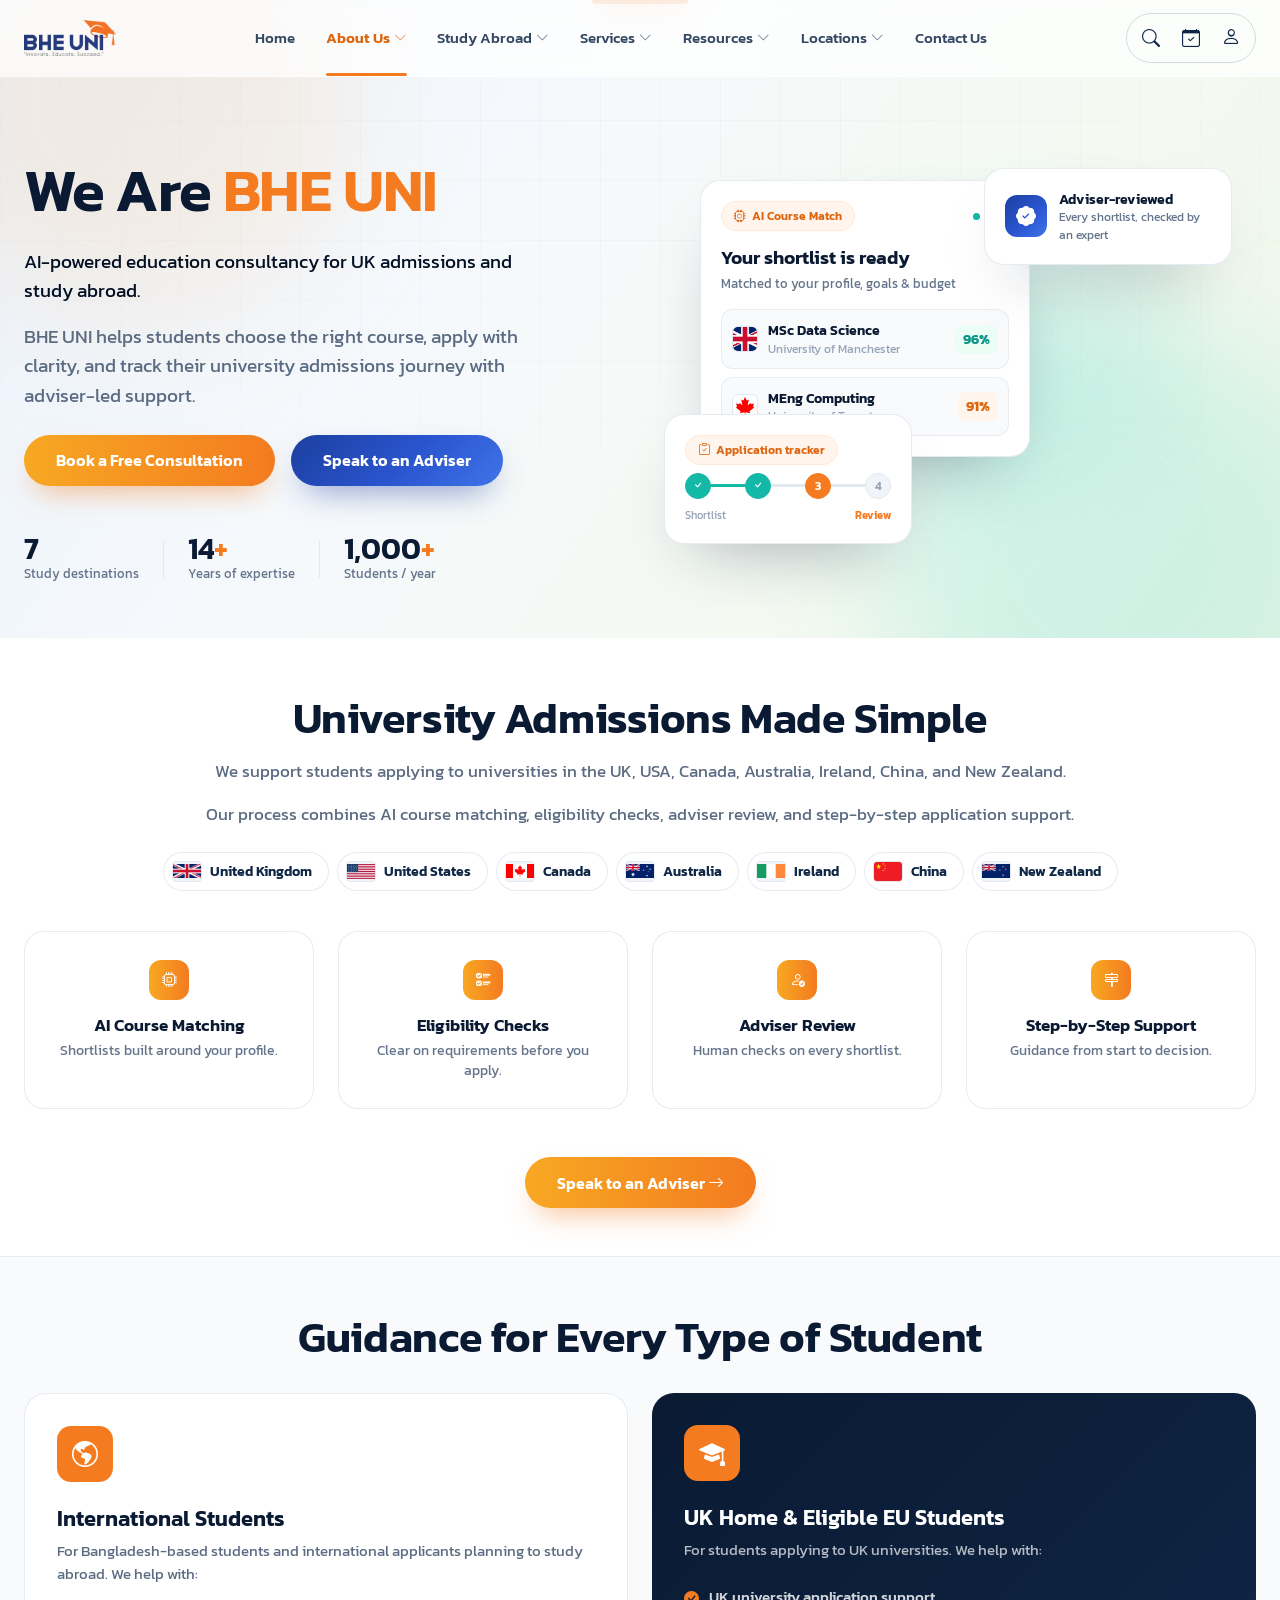
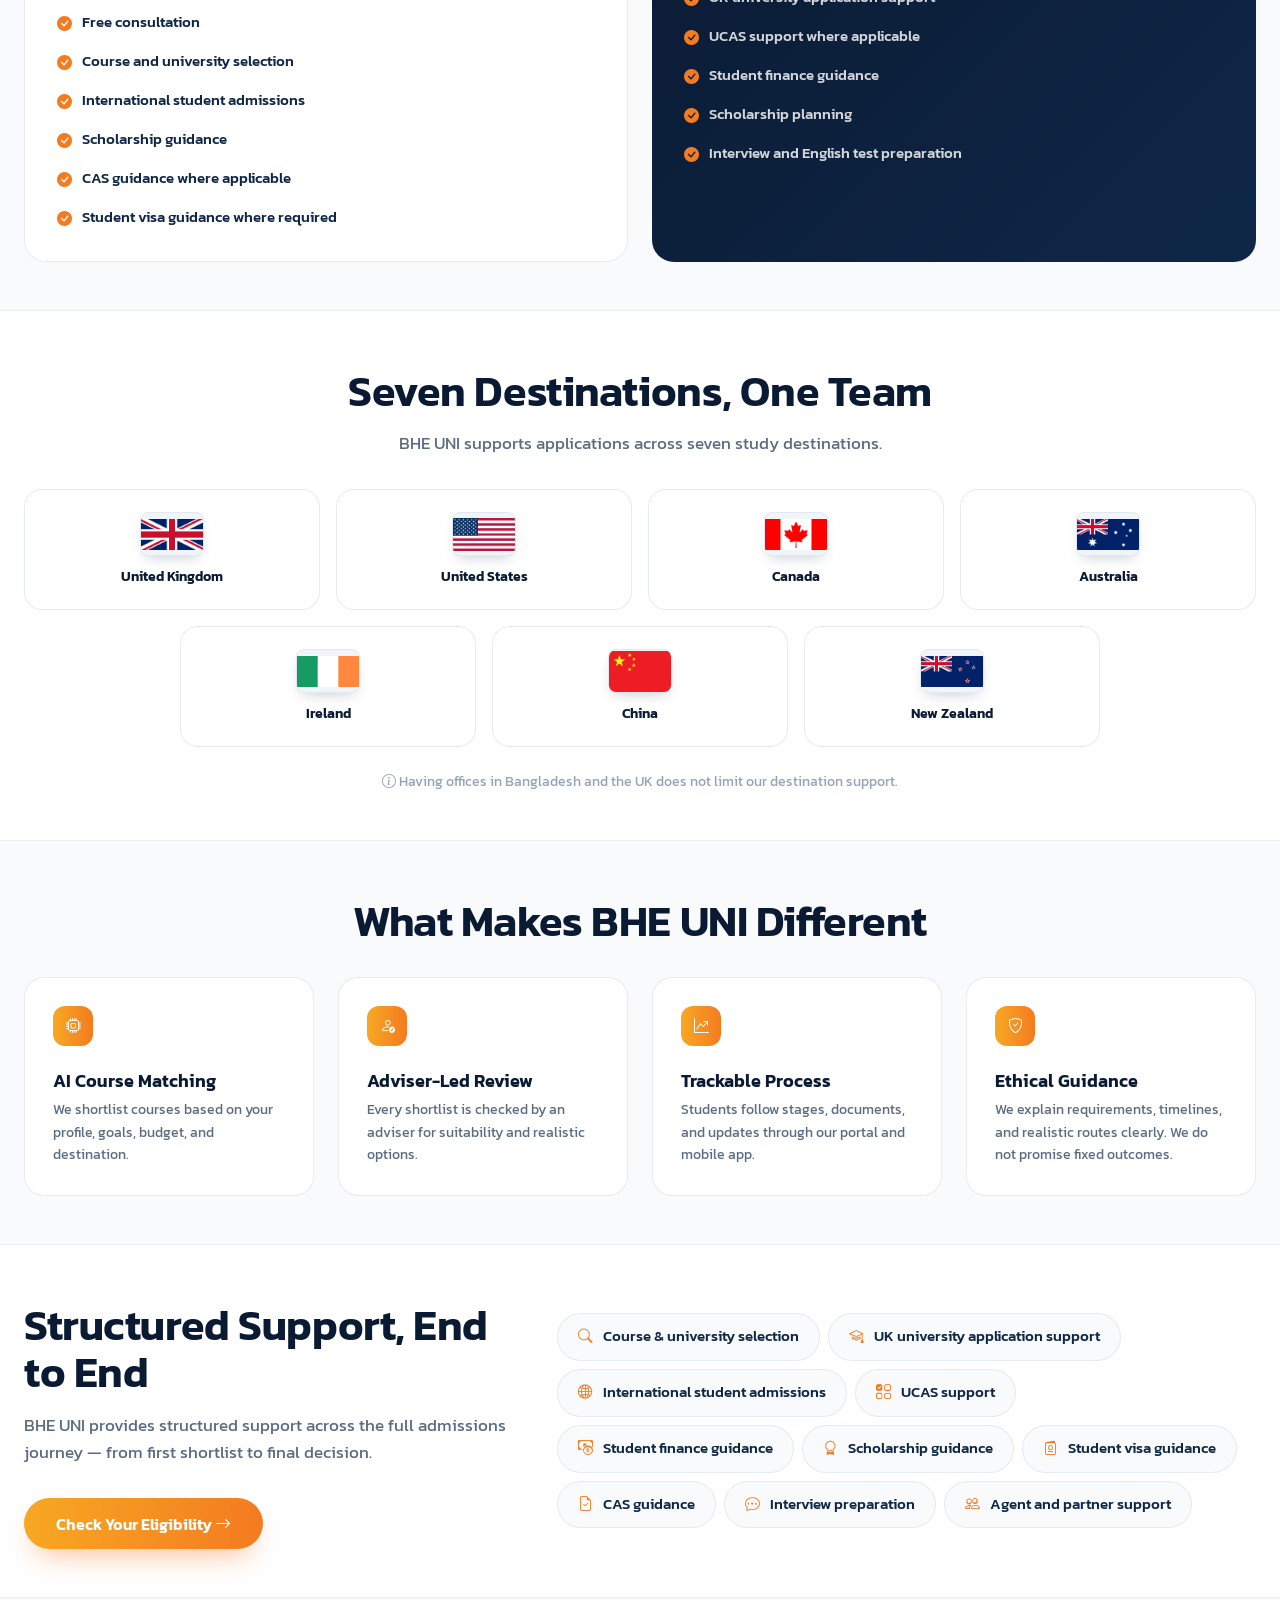
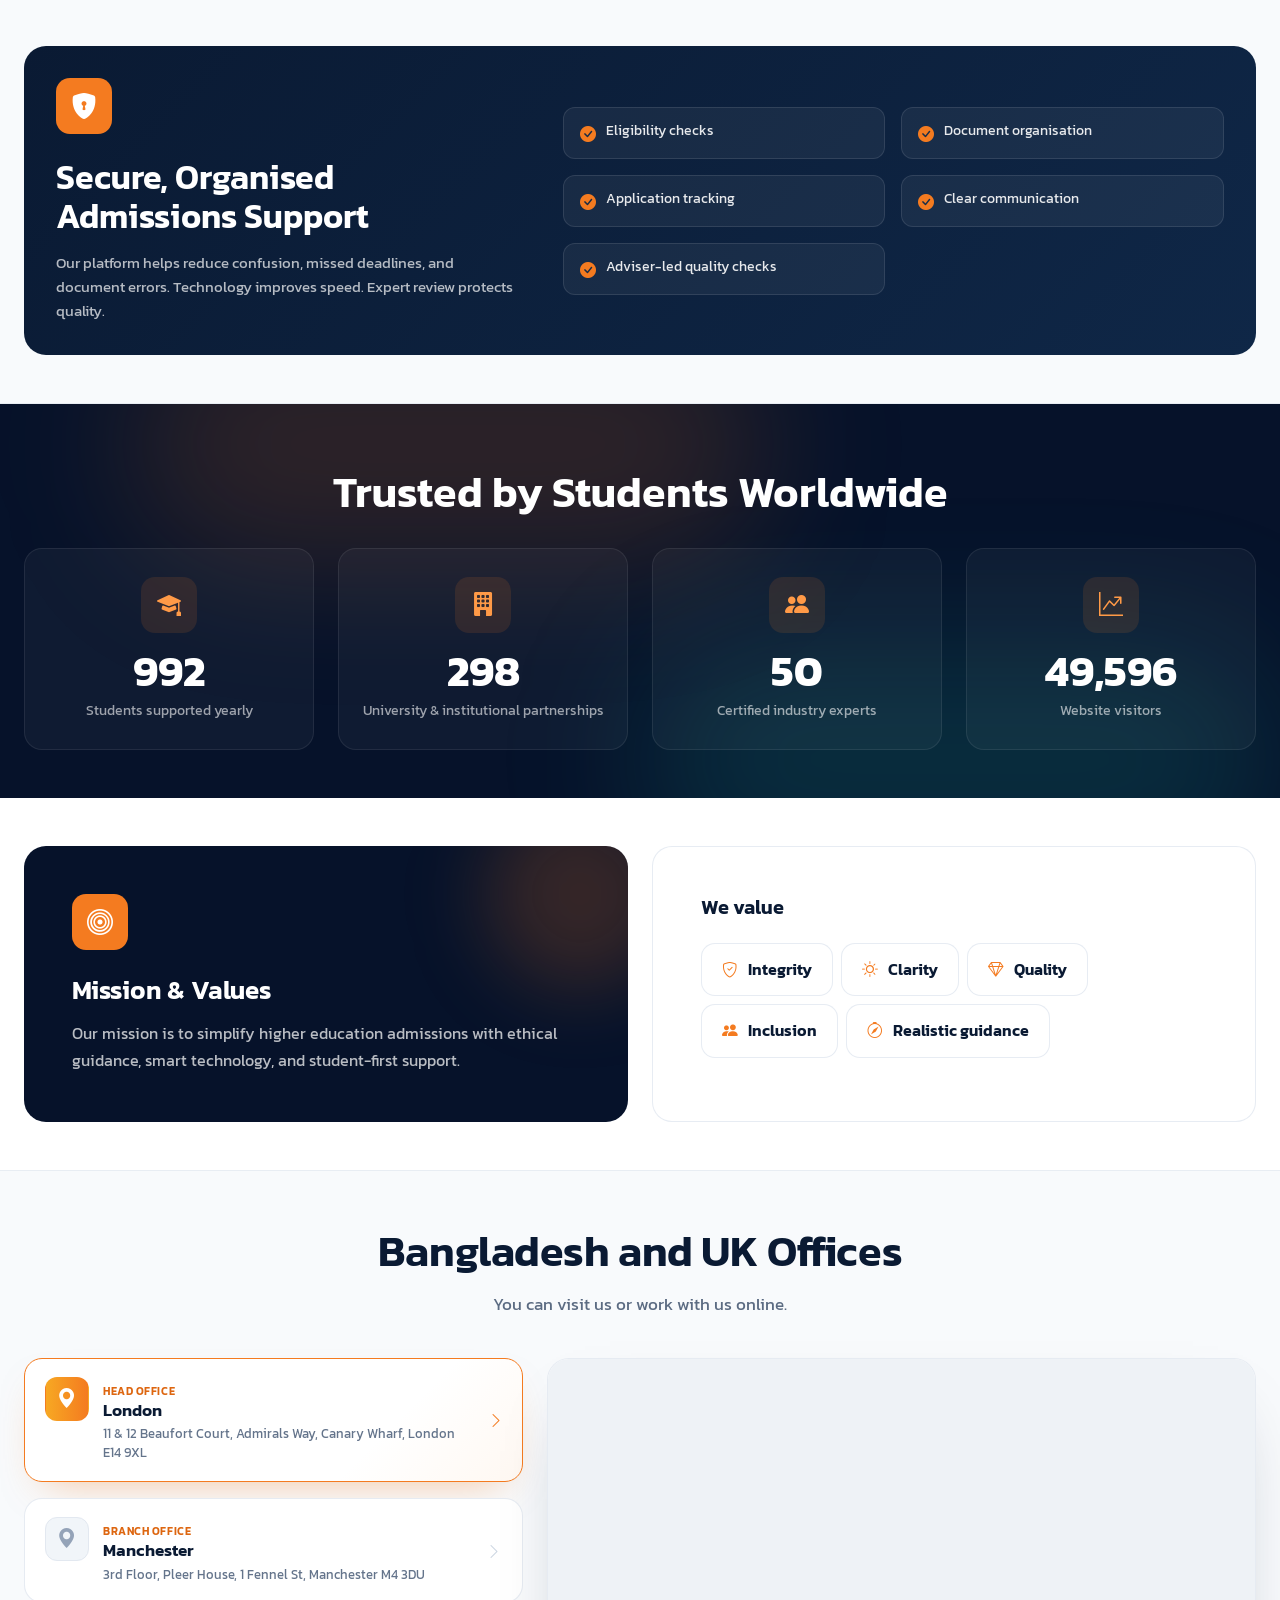
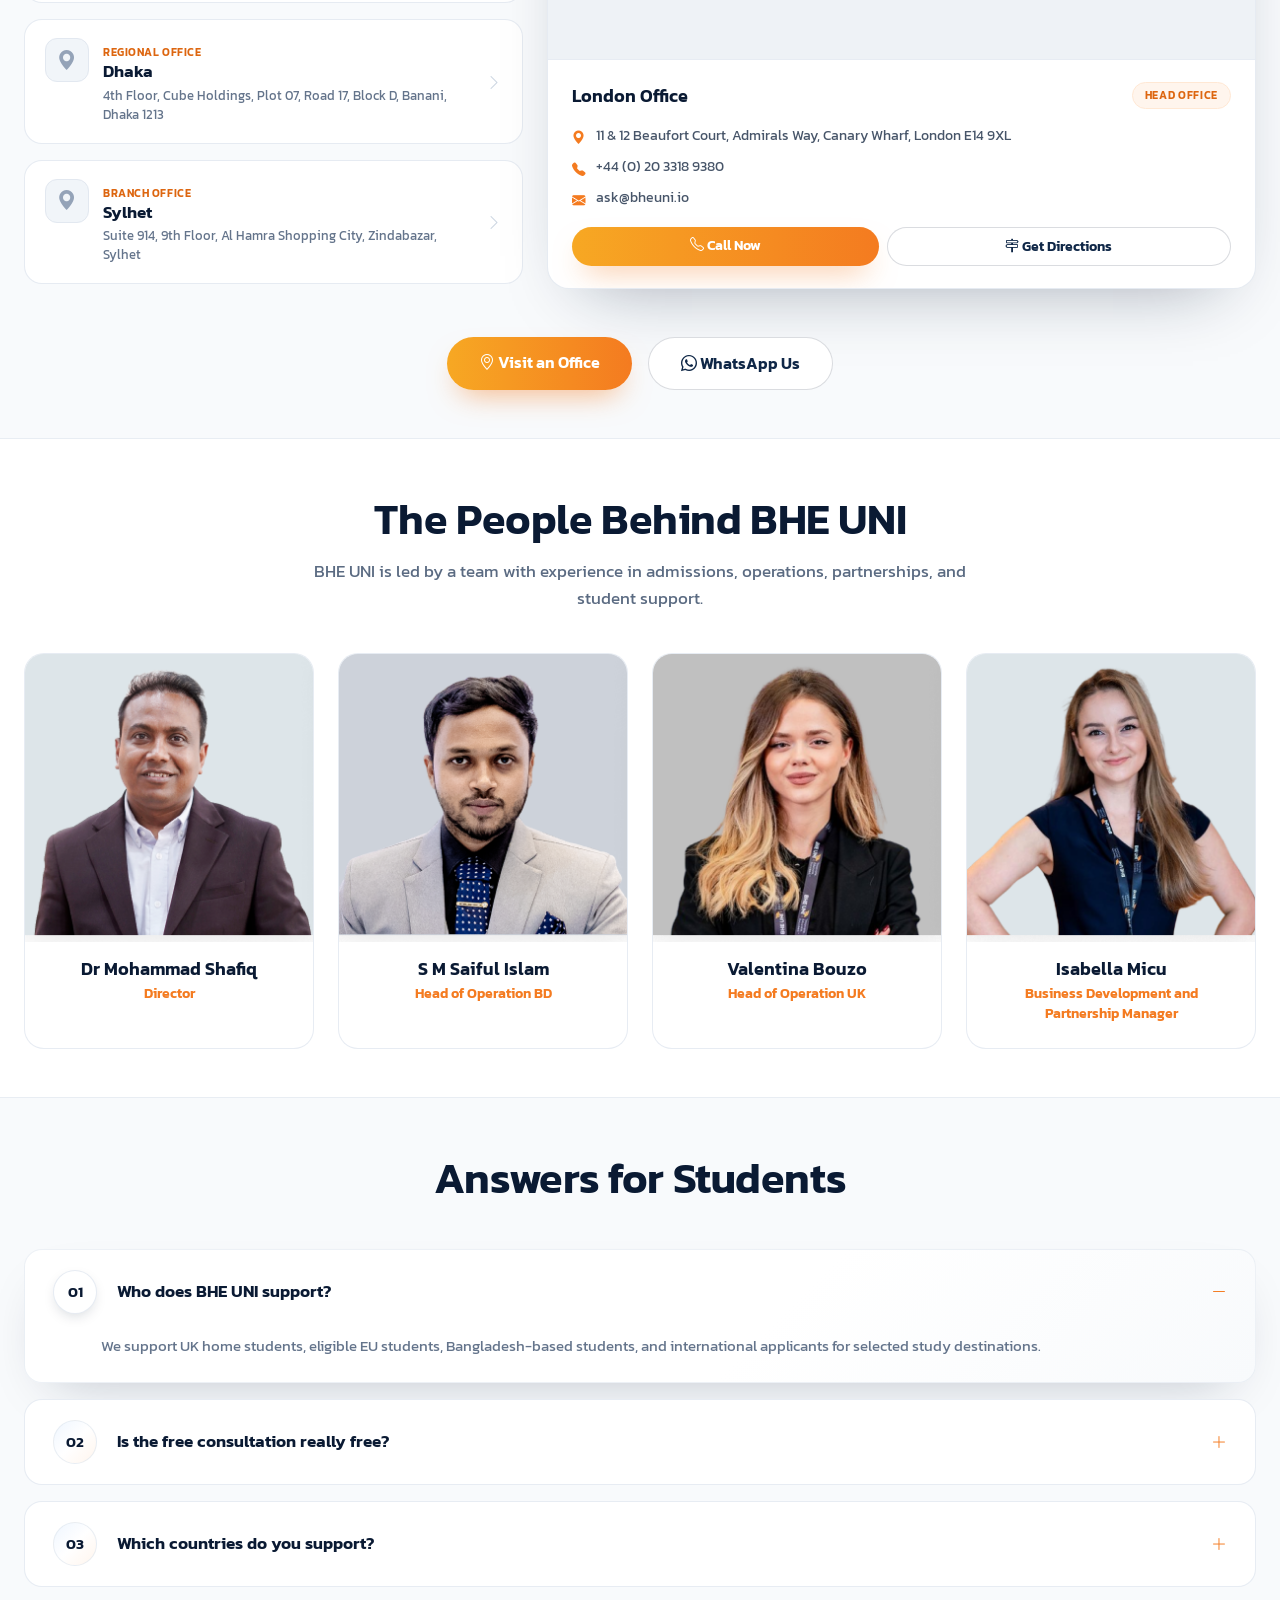
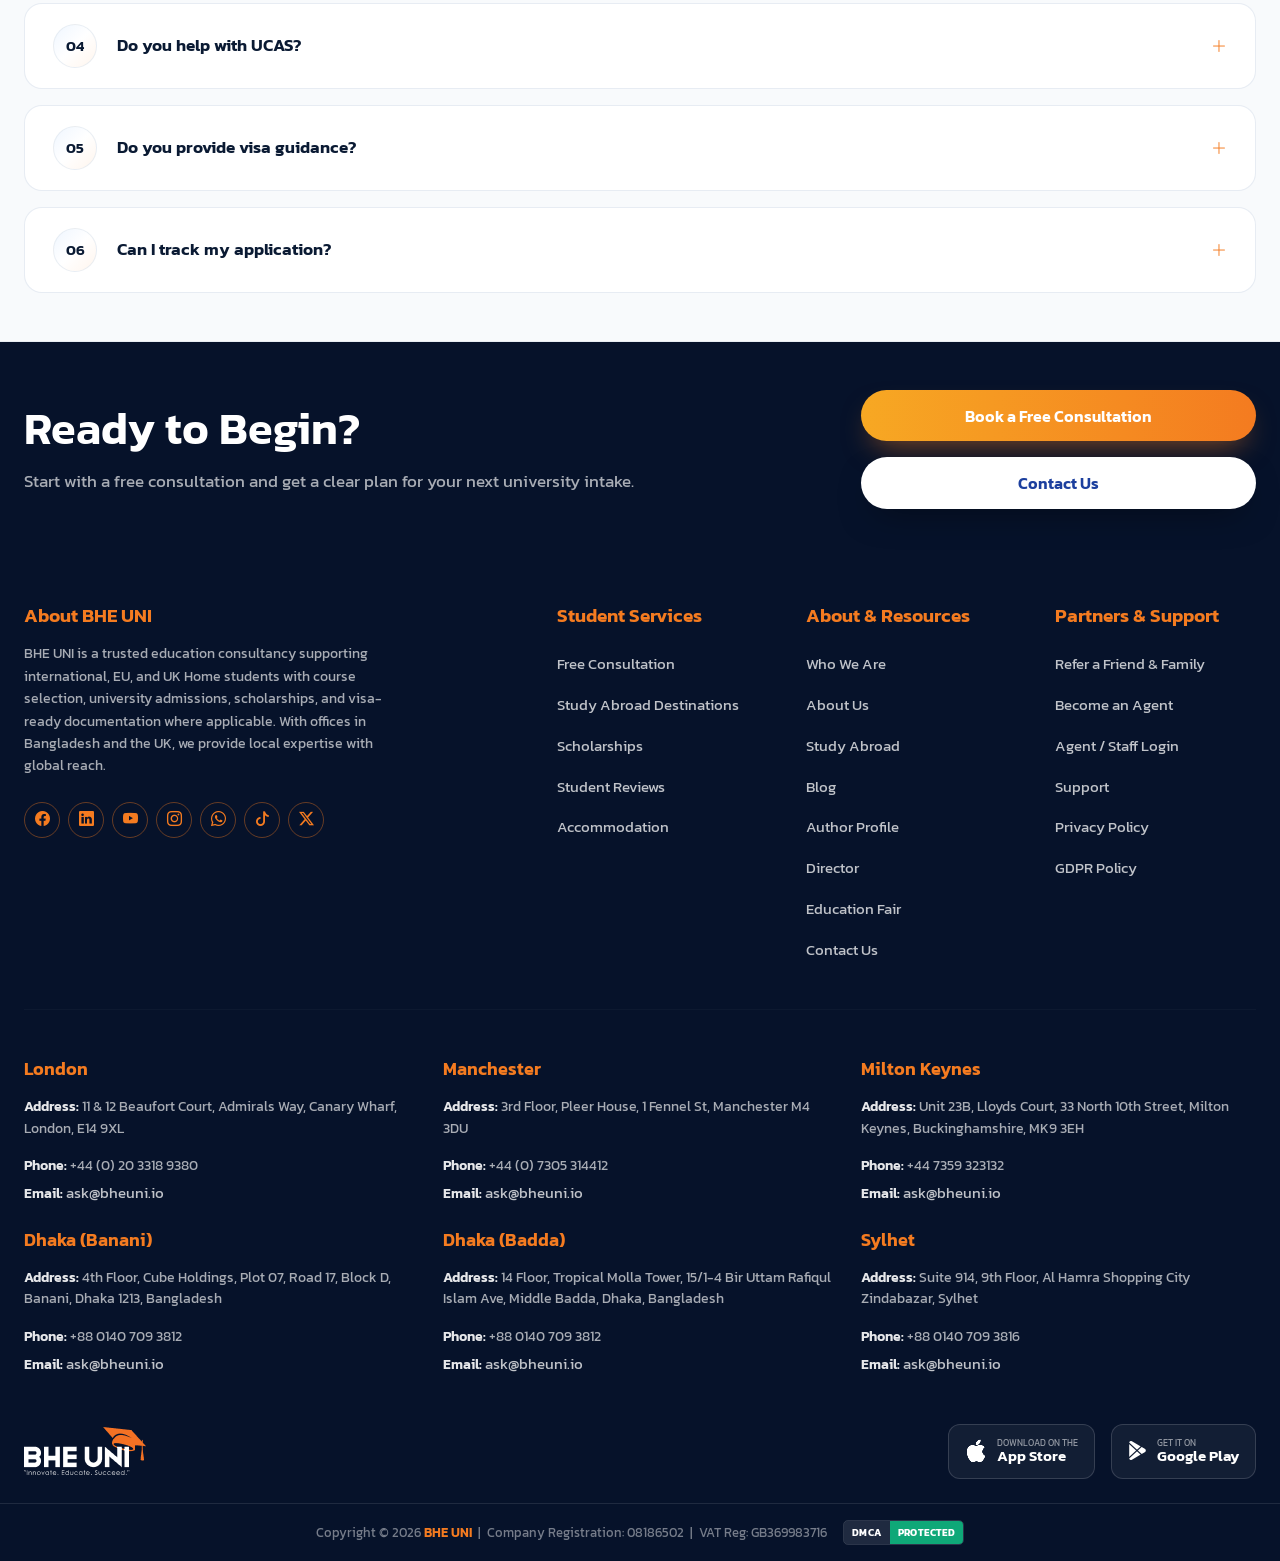
<file: bootstrap/We Are BHE UNI.html>
<!DOCTYPE html>
<html lang="en">
<head>
  <meta charset="UTF-8" />
  <meta name="viewport" content="width=device-width, initial-scale=1.0" />
  <title>BHE UNI — We Are BHE UNI</title>

  <link rel="preconnect" href="https://fonts.googleapis.com" />
  <link rel="preconnect" href="https://fonts.gstatic.com" crossorigin />
  <link href="https://fonts.googleapis.com/css2?family=Kanit:wght@300;400;500;600;700;800&display=swap" rel="stylesheet" />

  <link href="https://cdn.jsdelivr.net/npm/bootstrap@5.3.3/dist/css/bootstrap.min.css" rel="stylesheet" integrity="sha384-QWTKZyjpPEjISv5WaRU9OFeRpok6YctnYmDr5pNlyT2bRjXh0JMhjY6hW+ALEwIH" crossorigin="anonymous" />
  <link href="https://cdn.jsdelivr.net/npm/bootstrap-icons@1.11.3/font/bootstrap-icons.min.css" rel="stylesheet" />
  <link href="styles.css" rel="stylesheet" />
</head>
<body>

<!-- ===================== HEADER ===================== -->
<header class="site-header" id="siteHeader">
  <div class="container-xxl px-3 px-sm-4">
    <div class="d-flex align-items-center justify-content-between" style="height:76px;">
      <a href="https://bheuni.io/" target="_blank" rel="noopener" class="d-flex align-items-center flex-shrink-0">
        <img src="assets/bhe-uni-logo.png" alt="BHE UNI" style="height:36px;width:auto;" />
      </a>

      <nav class="d-none d-lg-flex align-items-center">
        <ul class="bhe-nav">
          <li><a href="https://bheuni.io/" target="_blank" rel="noopener" class="nav-link-bhe">Home</a></li>
          <li class="bhe-drop">
            <a href="We Are BHE UNI.html" class="nav-link-bhe active">About Us <i class="bi bi-chevron-down" style="font-size:13px;opacity:.7;"></i></a>
            <ul class="bhe-menu">
              <li><a href="We Are BHE UNI.html">Who We Are</a></li>
              <li><a href="https://bheuni.io/teams" target="_blank" rel="noopener">Our Team</a></li>
              <li><a href="https://bheuni.io/testimonial" target="_blank" rel="noopener">Testimonials</a></li>
              <li><a href="https://bheuni.io/career-with-us" target="_blank" rel="noopener">Careers</a></li>
              <li><a href="Author - Dr Mohammad Shafiq.html">Author</a></li>
              <li><a href="Director - Dr Mohammad Shafiq.html">Director</a></li>
            </ul>
          </li>
          <li class="bhe-drop">
            <a href="https://bheuni.io/study-abroad" target="_blank" rel="noopener" class="nav-link-bhe">Study Abroad <i class="bi bi-chevron-down" style="font-size:13px;opacity:.7;"></i></a>
            <ul class="bhe-menu">
              <li class="bhe-sub">
                <a href="https://bheuni.io/study-abroad" target="_blank" rel="noopener">Country <i class="bi bi-chevron-right"></i></a>
                <ul class="bhe-submenu">
                  <li><a href="https://bheuni.io/study-in-uk" target="_blank" rel="noopener">Study in UK</a></li>
                  <li><a href="https://bheuni.io/study-in-usa" target="_blank" rel="noopener">Study in USA</a></li>
                  <li><a href="https://bheuni.io/study-in-canada" target="_blank" rel="noopener">Study in Canada</a></li>
                  <li><a href="https://bheuni.io/study-in-australia" target="_blank" rel="noopener">Study in Australia</a></li>
                  <li><a href="https://bheuni.io/study-in-new-zealand" target="_blank" rel="noopener">Study in New Zealand</a></li>
                  <li><a href="https://bheuni.io/study-in-ireland" target="_blank" rel="noopener">Study in Ireland</a></li>
                  <li><a href="https://bheuni.io/study-in-china" target="_blank" rel="noopener">Study in China</a></li>
                </ul>
              </li>
              <li><a href="https://bheuni.io/universities" target="_blank" rel="noopener">University</a></li>
              <li class="bhe-sub">
                <a href="#">Courses <i class="bi bi-chevron-right"></i></a>
                <ul class="bhe-submenu">
                  <li><a href="https://bheuni.io/course-search?level_id=1&from_url=home" target="_blank" rel="noopener">Undergraduate</a></li>
                  <li><a href="https://bheuni.io/course-search?level_id=2&from_url=home" target="_blank" rel="noopener">Postgraduate</a></li>
                  <li><a href="https://bheuni.io/course-search?level_id=4&from_url=home" target="_blank" rel="noopener">PhD / Research</a></li>
                  <li><a href="https://bheuni.io/course-search?level_id=3&from_url=home" target="_blank" rel="noopener">Foundation</a></li>
                </ul>
              </li>
              <li class="bhe-sub">
                <a href="https://bheuni.io/scholarships" target="_blank" rel="noopener">Scholarships <i class="bi bi-chevron-right"></i></a>
                <ul class="bhe-submenu">
                  <li><a href="https://bheuni.io/scholarships-in-uk" target="_blank" rel="noopener">Scholarship in UK</a></li>
                  <li><a href="https://bheuni.io/scholarships-in-usa" target="_blank" rel="noopener">Scholarship in USA</a></li>
                  <li><a href="https://bheuni.io/scholarships-in-canada" target="_blank" rel="noopener">Scholarship in Canada</a></li>
                  <li><a href="https://bheuni.io/scholarships-in-australia" target="_blank" rel="noopener">Scholarship in Australia</a></li>
                  <li><a href="https://bheuni.io/scholarships-in-ireland" target="_blank" rel="noopener">Scholarship in Ireland</a></li>
                  <li><a href="https://bheuni.io/scholarships-in-new-zealand" target="_blank" rel="noopener">Scholarship in New Zealand</a></li>
                  <li><a href="https://bheuni.io/scholarships-in-china" target="_blank" rel="noopener">Scholarship in China</a></li>
                </ul>
              </li>
            </ul>
          </li>
          <li class="bhe-drop">
            <a href="https://bheuni.io/services" target="_blank" rel="noopener" class="nav-link-bhe">Services <i class="bi bi-chevron-down" style="font-size:13px;opacity:.7;"></i></a>
            <ul class="bhe-menu">
              <li><a href="Immigration and Visa Assistance.html">Visa &amp; Immigration Assistance</a></li>
              <li><a href="https://bheuni.io/accomodation" target="_blank" rel="noopener">Student Accommodation</a></li>
              <li><a href="International Student Support.html">International Student Support</a></li>
              <li class="bhe-sub">
                <a href="https://bheuni.io/eu-home-students" target="_blank" rel="noopener">EU &amp; Home Student Guidance <i class="bi bi-chevron-right"></i></a>
                <ul class="bhe-submenu">
                  <li><a href="https://bheuni.io/first-loan" target="_blank" rel="noopener">First Degree Loan</a></li>
                  <li><a href="https://bheuni.io/second-loan" target="_blank" rel="noopener">Second Degree Loan</a></li>
                </ul>
              </li>
              <li><a href="BHE UNI - Become an Agent.html">Become an Agent</a></li>
            </ul>
          </li>
          <li class="bhe-drop">
            <a href="https://bheuni.io/blogs" target="_blank" rel="noopener" class="nav-link-bhe">Resources <i class="bi bi-chevron-down" style="font-size:13px;opacity:.7;"></i></a>
            <ul class="bhe-menu">
              <li><a href="https://bheuni.io/blogs" target="_blank" rel="noopener">Blogs</a></li>
              <li><a href="https://bheuni.io/ielts" target="_blank" rel="noopener">IELTS</a></li>
              <li><a href="https://bheuni.io/duolingo" target="_blank" rel="noopener">Duolingo</a></li>
              <li><a href="https://bheuni.io/toefl" target="_blank" rel="noopener">TOEFL</a></li>
              <li><a href="https://bheuni.io/pte" target="_blank" rel="noopener">PTE</a></li>
              <li><a href="https://bheuni.io/oietc" target="_blank" rel="noopener">OIETC / Oxford ELLT</a></li>
              <li><a href="https://bheuni.io/moi" target="_blank" rel="noopener">MOI</a></li>
              <li><a href="https://bheuni.io/videos" target="_blank" rel="noopener">Videos</a></li>
              <li><a href="https://bheuni.io/news-event" target="_blank" rel="noopener">News &amp; Events</a></li>
              <li><a href="https://bheuni.io/study-guide-choosing-education-agent" target="_blank" rel="noopener">Student Guide</a></li>
            </ul>
          </li>
          <li class="bhe-drop">
            <a href="#" class="nav-link-bhe">Locations <i class="bi bi-chevron-down" style="font-size:13px;opacity:.7;"></i></a>
            <ul class="bhe-menu">
              <li class="bhe-sub">
                <a href="https://bheuni.io/bangladesh" target="_blank" rel="noopener">Bangladesh <i class="bi bi-chevron-right"></i></a>
                <ul class="bhe-submenu">
                  <li><a href="https://bheuni.io/study-abroad-consultants-in-dhaka" target="_blank" rel="noopener">Dhaka Office</a></li>
                  <li><a href="https://bheuni.io/study-abroad-consultants-in-sylhet" target="_blank" rel="noopener">Sylhet Office</a></li>
                </ul>
              </li>
              <li class="bhe-sub">
                <a href="https://bheuni.io/united-kingdom" target="_blank" rel="noopener">United Kingdom <i class="bi bi-chevron-right"></i></a>
                <ul class="bhe-submenu">
                  <li><a href="https://bheuni.io/london-office" target="_blank" rel="noopener">London Office (Head Office)</a></li>
                  <li><a href="https://bheuni.io/manchester-office" target="_blank" rel="noopener">Manchester Office</a></li>
                </ul>
              </li>
            </ul>
          </li>
          <li><a href="Contact Us.html" class="nav-link-bhe">Contact Us</a></li>
        </ul>
      </nav>

      <div class="d-flex align-items-center gap-3 flex-shrink-0">
        <div class="icon-pill d-none d-sm-inline-flex">
          <button class="icon-btn" aria-label="Search"><i class="bi bi-search" style="font-size:18px;"></i></button>
          <button class="icon-btn" aria-label="Consultation" data-scroll="#contact"><i class="bi bi-calendar-check" style="font-size:18px;"></i></button>
          <div class="position-relative">
            <button class="icon-btn" id="accountBtn" aria-label="Account"><i class="bi bi-person" style="font-size:19px;"></i></button>
            <div class="portal-pop" id="portalPop">
              <div class="portal-card">
                <div class="d-flex align-items-start gap-3">
                  <div class="flex-grow-1">
                    <h3 class="font-display fw-semi mb-1" style="font-size:21px;">Student Portal</h3>
                    <p class="mb-0" style="font-size:14.5px;line-height:1.5;color:#64748b;">Login or Sign up to access the <span class="fw-semi text-brand">BHE Uni</span> student portal</p>
                  </div>
                  <div class="portal-art">
                    <svg viewBox="0 0 64 64" width="58" height="58" fill="none">
                      <path d="M32 12 8 21l24 9 24-9-24-9z" fill="#1f3a8a"/>
                      <path d="M18 27v9c0 3 6.3 5.5 14 5.5S46 39 46 36v-9l-14 5.2L18 27z" fill="#2a55cf"/>
                      <path d="M56 21v10" stroke="#1f3a8a" stroke-width="2.2" stroke-linecap="round"/>
                      <circle cx="56" cy="33" r="2.4" fill="#f47b20"/>
                      <circle cx="32" cy="46" r="10" fill="#fcd9bd"/>
                      <path d="M22 56a10 10 0 0 1 20 0z" fill="#f47b20"/>
                    </svg>
                  </div>
                </div>
                <div class="d-flex gap-3 mt-4">
                  <button class="btn btn-ghost-navy flex-fill py-2" data-auth="signin">Sign in</button>
                  <button class="btn btn-brand flex-fill py-2" data-auth="signup">Sign up</button>
                </div>
              </div>
            </div>
          </div>
        </div>
        <button class="btn p-2 d-lg-none" id="menuToggle" aria-label="Menu"><i class="bi bi-list" style="font-size:26px;color:var(--navy-900);"></i></button>
      </div>
    </div>
  </div>
  <div class="d-lg-none border-top bg-white px-3 py-2" id="mobileMenu" style="display:none!important;">
    <a href="https://bheuni.io/" target="_blank" rel="noopener" class="d-block py-2 px-2 rounded nav-link-bhe">Home</a>
      <details class="m-grp">
        <summary>About Us <i class="bi bi-chevron-down"></i></summary>
        <div class="m-sub">
          <a href="We Are BHE UNI.html">Who We Are</a>
          <a href="https://bheuni.io/teams" target="_blank" rel="noopener">Our Team</a>
          <a href="https://bheuni.io/testimonial" target="_blank" rel="noopener">Testimonials</a>
          <a href="https://bheuni.io/career-with-us" target="_blank" rel="noopener">Careers</a>
          <a href="Author - Dr Mohammad Shafiq.html">Author</a>
          <a href="Director - Dr Mohammad Shafiq.html">Director</a>
        </div>
      </details>
      <details class="m-grp">
        <summary>Study Abroad <i class="bi bi-chevron-down"></i></summary>
        <div class="m-sub">
          <a href="https://bheuni.io/study-abroad" target="_blank" rel="noopener">All Study Abroad</a>
          <details class="m-grp"><summary>Country <i class="bi bi-chevron-down"></i></summary><div class="m-sub2">
            <a href="https://bheuni.io/study-in-uk" target="_blank" rel="noopener">Study in UK</a>
            <a href="https://bheuni.io/study-in-usa" target="_blank" rel="noopener">Study in USA</a>
            <a href="https://bheuni.io/study-in-canada" target="_blank" rel="noopener">Study in Canada</a>
            <a href="https://bheuni.io/study-in-australia" target="_blank" rel="noopener">Study in Australia</a>
            <a href="https://bheuni.io/study-in-new-zealand" target="_blank" rel="noopener">Study in New Zealand</a>
            <a href="https://bheuni.io/study-in-ireland" target="_blank" rel="noopener">Study in Ireland</a>
            <a href="https://bheuni.io/study-in-china" target="_blank" rel="noopener">Study in China</a>
          </div></details>
          <a href="https://bheuni.io/universities" target="_blank" rel="noopener">University</a>
          <details class="m-grp"><summary>Courses <i class="bi bi-chevron-down"></i></summary><div class="m-sub2">
            <a href="https://bheuni.io/course-search?level_id=1&from_url=home" target="_blank" rel="noopener">Undergraduate</a>
            <a href="https://bheuni.io/course-search?level_id=2&from_url=home" target="_blank" rel="noopener">Postgraduate</a>
            <a href="https://bheuni.io/course-search?level_id=4&from_url=home" target="_blank" rel="noopener">PhD / Research</a>
            <a href="https://bheuni.io/course-search?level_id=3&from_url=home" target="_blank" rel="noopener">Foundation</a>
          </div></details>
          <details class="m-grp"><summary>Scholarships <i class="bi bi-chevron-down"></i></summary><div class="m-sub2">
            <a href="https://bheuni.io/scholarships-in-uk" target="_blank" rel="noopener">Scholarship in UK</a>
            <a href="https://bheuni.io/scholarships-in-usa" target="_blank" rel="noopener">Scholarship in USA</a>
            <a href="https://bheuni.io/scholarships-in-canada" target="_blank" rel="noopener">Scholarship in Canada</a>
            <a href="https://bheuni.io/scholarships-in-australia" target="_blank" rel="noopener">Scholarship in Australia</a>
            <a href="https://bheuni.io/scholarships-in-ireland" target="_blank" rel="noopener">Scholarship in Ireland</a>
            <a href="https://bheuni.io/scholarships-in-new-zealand" target="_blank" rel="noopener">Scholarship in New Zealand</a>
            <a href="https://bheuni.io/scholarships-in-china" target="_blank" rel="noopener">Scholarship in China</a>
          </div></details>
        </div>
      </details>
      <details class="m-grp">
        <summary>Services <i class="bi bi-chevron-down"></i></summary>
        <div class="m-sub">
          <a href="https://bheuni.io/services" target="_blank" rel="noopener">All Services</a>
          <a href="Immigration and Visa Assistance.html">Visa & Immigration Assistance</a>
          <a href="https://bheuni.io/accomodation" target="_blank" rel="noopener">Student Accommodation</a>
          <a href="International Student Support.html">International Student Support</a>
          <details class="m-grp"><summary>EU & Home Student Guidance <i class="bi bi-chevron-down"></i></summary><div class="m-sub2">
            <a href="https://bheuni.io/first-loan" target="_blank" rel="noopener">First Degree Loan</a>
            <a href="https://bheuni.io/second-loan" target="_blank" rel="noopener">Second Degree Loan</a>
          </div></details>
          <a href="BHE UNI - Become an Agent.html">Become an Agent</a>
        </div>
      </details>
      <details class="m-grp">
        <summary>Resources <i class="bi bi-chevron-down"></i></summary>
        <div class="m-sub">
          <a href="https://bheuni.io/blogs" target="_blank" rel="noopener">Blogs</a>
          <a href="https://bheuni.io/ielts" target="_blank" rel="noopener">IELTS</a>
          <a href="https://bheuni.io/duolingo" target="_blank" rel="noopener">Duolingo</a>
          <a href="https://bheuni.io/toefl" target="_blank" rel="noopener">TOEFL</a>
          <a href="https://bheuni.io/pte" target="_blank" rel="noopener">PTE</a>
          <a href="https://bheuni.io/oietc" target="_blank" rel="noopener">OIETC / Oxford ELLT</a>
          <a href="https://bheuni.io/moi" target="_blank" rel="noopener">MOI</a>
          <a href="https://bheuni.io/videos" target="_blank" rel="noopener">Videos</a>
          <a href="https://bheuni.io/news-event" target="_blank" rel="noopener">News & Events</a>
          <a href="https://bheuni.io/study-guide-choosing-education-agent" target="_blank" rel="noopener">Student Guide</a>
        </div>
      </details>
      <details class="m-grp">
        <summary>Locations <i class="bi bi-chevron-down"></i></summary>
        <div class="m-sub">
          <details class="m-grp"><summary>Bangladesh <i class="bi bi-chevron-down"></i></summary><div class="m-sub2">
            <a href="https://bheuni.io/study-abroad-consultants-in-dhaka" target="_blank" rel="noopener">Dhaka Office</a>
            <a href="https://bheuni.io/study-abroad-consultants-in-sylhet" target="_blank" rel="noopener">Sylhet Office</a>
          </div></details>
          <details class="m-grp"><summary>United Kingdom <i class="bi bi-chevron-down"></i></summary><div class="m-sub2">
            <a href="https://bheuni.io/london-office" target="_blank" rel="noopener">London Office (Head Office)</a>
            <a href="https://bheuni.io/manchester-office" target="_blank" rel="noopener">Manchester Office</a>
          </div></details>
        </div>
      </details>
    <a href="Contact Us.html" class="d-block py-2 px-2 rounded nav-link-bhe">Contact Us</a>
    <div class="d-flex gap-2 pt-3 mt-2 border-top">
      <button class="btn btn-ghost-navy flex-fill py-2" data-auth="signin">Sign in</button>
      <button class="btn btn-brand flex-fill py-2" data-auth="signup">Sign up</button>
    </div>
  </div>
</header>

<main id="top">

  <!-- ===================== HERO ===================== -->
  <section class="hero page-hero hero-split">
    <div class="hero-grid"></div>
    <div class="hero-bloom" style="top:-120px;left:-90px;width:440px;height:440px;background:rgba(255,184,119,.16);"></div>
    <div class="hero-bloom" style="bottom:-140px;right:-60px;width:460px;height:460px;background:rgba(45,212,191,.16);"></div>
    <div class="hero-tick"></div>
    <div class="container-xxl px-3 px-sm-4 position-relative">
      <div class="row g-5 align-items-center">
        <!-- LEFT -->
        <div class="col-lg-6">
          <h1 class="mb-0">We Are <span class="text-brand">BHE UNI</span></h1>
          <p class="mt-4 mb-0" style="max-width: 540px; font-size: 18.5px; line-height: 1.6; color: rgb(2, 16, 35)">
            AI-powered education consultancy for UK admissions and study abroad.
          </p>
          <p class="mt-3 mb-0" style="max-width:540px;font-size:18.5px;line-height:1.6;color:#5b6b82;">
            BHE UNI helps students choose the right course, apply with clarity, and track their university admissions journey with adviser-led support.
          </p>
          <div class="d-flex flex-column flex-sm-row gap-3 mt-4">
            <button class="btn btn-brand btn-lg" data-scroll="#contact">Book a Free Consultation</button>
            <a href="#support" class="btn btn-navy-grad btn-lg" data-scroll="#support">Speak to an Adviser</a>
          </div>
          <div class="d-flex flex-wrap align-items-center gap-4 mt-5">
            <div><div class="font-display fw-semi text-navy" style="font-size:30px;line-height:1;">7</div><div style="font-size:13px;color:#64748b;">Study destinations</div></div>
            <div style="width:1px;height:38px;background:#e2e8f0;"></div>
            <div><div class="font-display fw-semi text-navy" style="font-size:30px;line-height:1;">14<span class="text-brand">+</span></div><div style="font-size:13px;color:#64748b;">Years of expertise</div></div>
            <div style="width:1px;height:38px;background:#e2e8f0;"></div>
            <div><div class="font-display fw-semi text-navy" style="font-size:30px;line-height:1;">1,000<span class="text-brand">+</span></div><div style="font-size:13px;color:#64748b;">Students / year</div></div>
          </div>
        </div>
        <!-- RIGHT — educational collage -->
        <div class="col-lg-6">
          <div class="edu-collage">
            <!-- main course-match card -->
            <div class="edu-card edu-main floaty">
              <div class="d-flex align-items-center justify-content-between">
                <span class="edu-tag"><i class="bi bi-cpu"></i> AI Course Match</span>
                <span class="edu-live"><span class="dot"></span> Live</span>
              </div>
              <h3 class="font-display fw-semi mt-3 mb-1" style="font-size:19px;color:var(--navy-900);">Your shortlist is ready</h3>
              <p class="mb-3" style="font-size:13px;color:#64748b;">Matched to your profile, goals &amp; budget</p>
              <div class="edu-course">
                <img src="assets/flags/gb.png" alt="UK" class="edu-course-flag" />
                <div class="flex-grow-1">
                  <div class="fw-semi" style="font-size:13.5px;color:var(--navy-900);">MSc Data Science</div>
                  <div style="font-size:11.5px;color:#94a3b8;">University of Manchester</div>
                </div>
                <span class="edu-match">96%</span>
              </div>
              <div class="edu-course">
                <img src="assets/flags/ca.png" alt="CA" class="edu-course-flag" />
                <div class="flex-grow-1">
                  <div class="fw-semi" style="font-size:13.5px;color:var(--navy-900);">MEng Computing</div>
                  <div style="font-size:11.5px;color:#94a3b8;">University of Toronto</div>
                </div>
                <span class="edu-match alt">91%</span>
              </div>
            </div>
            <!-- tracker chip -->
            <div class="edu-card edu-track floaty" style="animation-delay:-2s;">
              <div class="edu-tag mb-2"><i class="bi bi-clipboard-check"></i> Application tracker</div>
              <div class="edu-steps">
                <div class="edu-step done"><i class="bi bi-check"></i></div>
                <div class="edu-bar done"></div>
                <div class="edu-step done"><i class="bi bi-check"></i></div>
                <div class="edu-bar"></div>
                <div class="edu-step now">3</div>
                <div class="edu-bar"></div>
                <div class="edu-step">4</div>
              </div>
              <div class="mt-2 d-flex justify-content-between" style="font-size:11px;color:#94a3b8;"><span>Shortlist</span><span class="text-brand fw-semi">Review</span></div>
            </div>
            <!-- adviser badge -->
            <div class="edu-card edu-adviser floaty" style="animation-delay:-3.4s;">
              <span class="edu-adviser-ic"><i class="bi bi-patch-check-fill"></i></span>
              <div>
                <div class="fw-semi" style="font-size:13.5px;color:var(--navy-900);">Adviser-reviewed</div>
                <div style="font-size:11.5px;color:#64748b;">Every shortlist, checked by an expert</div>
              </div>
            </div>
          </div>
        </div>
      </div>
    </div>
  </section>

  <!-- ===================== ADMISSIONS MADE SIMPLE ===================== -->
  <section class="section bg-white">
    <div class="container-xxl px-3 px-sm-4">
      <div class="text-center mx-auto reveal">
        <h2 class="section-title mt-2">University Admissions Made Simple</h2>
        <p class="section-sub mt-3 mx-auto" style="max-width:920px;">We support students applying to universities in the UK, USA, Canada, Australia, Ireland, China, and New Zealand.</p>
        <p class="section-sub mt-3 mx-auto" style="max-width:920px;">Our process combines AI course matching, eligibility checks, adviser review, and step-by-step application support.</p>
      </div>
      <div class="d-flex flex-wrap justify-content-center gap-2 mt-4 reveal">
            <span class="dest-chip"><img src="assets/flags/gb.png" alt="United Kingdom" /> United Kingdom</span>
            <span class="dest-chip"><img src="assets/flags/us.png" alt="United States" /> United States</span>
            <span class="dest-chip"><img src="assets/flags/ca.png" alt="Canada" /> Canada</span>
            <span class="dest-chip"><img src="assets/flags/au.png" alt="Australia" /> Australia</span>
            <span class="dest-chip"><img src="assets/flags/ie.png" alt="Ireland" /> Ireland</span>
            <span class="dest-chip"><img src="assets/flags/cn.png" alt="China" /> China</span>
            <span class="dest-chip"><img src="assets/flags/nz.png" alt="New Zealand" /> New Zealand</span>
      </div>
      <div class="row g-4 mt-3">
        <div class="col-sm-6 col-lg-3 reveal"><div class="diff-card text-center h-100"><span class="diff-num mx-auto"><i class="bi bi-cpu"></i></span><h3 class="font-display fw-semi mt-3 mb-1" style="font-size:16.5px;">AI Course Matching</h3><p class="mb-0" style="font-size:13.5px;line-height:1.5;color:#64748b;">Shortlists built around your profile.</p></div></div>
        <div class="col-sm-6 col-lg-3 reveal"><div class="diff-card text-center h-100"><span class="diff-num mx-auto"><i class="bi bi-ui-checks"></i></span><h3 class="font-display fw-semi mt-3 mb-1" style="font-size:16.5px;">Eligibility Checks</h3><p class="mb-0" style="font-size:13.5px;line-height:1.5;color:#64748b;">Clear on requirements before you apply.</p></div></div>
        <div class="col-sm-6 col-lg-3 reveal"><div class="diff-card text-center h-100"><span class="diff-num mx-auto"><i class="bi bi-person-check"></i></span><h3 class="font-display fw-semi mt-3 mb-1" style="font-size:16.5px;">Adviser Review</h3><p class="mb-0" style="font-size:13.5px;line-height:1.5;color:#64748b;">Human checks on every shortlist.</p></div></div>
        <div class="col-sm-6 col-lg-3 reveal"><div class="diff-card text-center h-100"><span class="diff-num mx-auto"><i class="bi bi-signpost-2"></i></span><h3 class="font-display fw-semi mt-3 mb-1" style="font-size:16.5px;">Step-by-Step Support</h3><p class="mb-0" style="font-size:13.5px;line-height:1.5;color:#64748b;">Guidance from start to decision.</p></div></div>
      </div>
      <div class="text-center mt-5 reveal">
        <button class="btn btn-brand btn-lg" data-scroll="#contact">Speak to an Adviser <i class="bi bi-arrow-right"></i></button>
      </div>
    </div>
  </section>

  <!-- ===================== WHO WE SUPPORT ===================== -->
  <section class="section bg-soft-line">
    <div class="container-xxl px-3 px-sm-4">
      <div class="text-center mx-auto reveal" style="max-width:820px;">
        <h2 class="section-title mt-2 nowrap-md">Guidance for Every Type of Student</h2>
      </div>
      <div class="row g-4 mt-2">
        <div class="col-lg-6 reveal">
          <div class="support-card h-100">
            <span class="chip chip-brand" style="width:56px;height:56px;"><i class="bi bi-globe-americas" style="font-size:26px;"></i></span>
            <h3 class="font-display fw-semi mt-4" style="font-size:22px;color:var(--navy-900);">International Students</h3>
            <p class="mt-2 mb-4" style="font-size:14.5px;line-height:1.6;color:#5b6b82;">For Bangladesh-based students and international applicants planning to study abroad. We help with:</p>
            <div class="d-flex flex-column gap-3">
              <div class="support-li"><i class="bi bi-check-circle-fill"></i> Free consultation</div>
              <div class="support-li"><i class="bi bi-check-circle-fill"></i> Course and university selection</div>
              <div class="support-li"><i class="bi bi-check-circle-fill"></i> International student admissions</div>
              <div class="support-li"><i class="bi bi-check-circle-fill"></i> Scholarship guidance</div>
              <div class="support-li"><i class="bi bi-check-circle-fill"></i> CAS guidance where applicable</div>
              <div class="support-li"><i class="bi bi-check-circle-fill"></i> Student visa guidance where required</div>
            </div>
          </div>
        </div>
        <div class="col-lg-6 reveal">
          <div class="support-card dark h-100">
            <span class="chip chip-brand" style="width:56px;height:56px;"><i class="bi bi-mortarboard-fill" style="font-size:26px;"></i></span>
            <h3 class="font-display fw-semi mt-4" style="font-size:22px;">UK Home &amp; Eligible EU Students</h3>
            <p class="mt-2 mb-4" style="font-size:14.5px;line-height:1.6;color:rgba(255,255,255,.7);">For students applying to UK universities. We help with:</p>
            <div class="d-flex flex-column gap-3">
              <div class="support-li"><i class="bi bi-check-circle-fill"></i> UK university application support</div>
              <div class="support-li"><i class="bi bi-check-circle-fill"></i> UCAS support where applicable</div>
              <div class="support-li"><i class="bi bi-check-circle-fill"></i> Student finance guidance</div>
              <div class="support-li"><i class="bi bi-check-circle-fill"></i> Scholarship planning</div>
              <div class="support-li"><i class="bi bi-check-circle-fill"></i> Interview and English test preparation</div>
            </div>
          </div>
        </div>
      </div>
    </div>
  </section>

  <!-- ===================== STUDY DESTINATIONS ===================== -->
  <section class="section bg-white">
    <div class="container-xxl px-3 px-sm-4">
      <div class="text-center mx-auto reveal" style="max-width:640px;">
        <h2 class="section-title mt-2">Seven Destinations, One Team</h2>
        <p class="section-sub mt-3">BHE UNI supports applications across seven study destinations.</p>
      </div>
      <div class="row g-3 mt-2 justify-content-center">
          <div class="col-6 col-sm-4 col-lg-3 reveal">
            <div class="dest-mini">
              <img src="assets/flags/gb.png" alt="United Kingdom" class="dest-mini-flag" />
              <span class="dest-mini-name">United Kingdom</span>
            </div>
          </div>
          <div class="col-6 col-sm-4 col-lg-3 reveal">
            <div class="dest-mini">
              <img src="assets/flags/us.png" alt="United States" class="dest-mini-flag" />
              <span class="dest-mini-name">United States</span>
            </div>
          </div>
          <div class="col-6 col-sm-4 col-lg-3 reveal">
            <div class="dest-mini">
              <img src="assets/flags/ca.png" alt="Canada" class="dest-mini-flag" />
              <span class="dest-mini-name">Canada</span>
            </div>
          </div>
          <div class="col-6 col-sm-4 col-lg-3 reveal">
            <div class="dest-mini">
              <img src="assets/flags/au.png" alt="Australia" class="dest-mini-flag" />
              <span class="dest-mini-name">Australia</span>
            </div>
          </div>
          <div class="col-6 col-sm-4 col-lg-3 reveal">
            <div class="dest-mini">
              <img src="assets/flags/ie.png" alt="Ireland" class="dest-mini-flag" />
              <span class="dest-mini-name">Ireland</span>
            </div>
          </div>
          <div class="col-6 col-sm-4 col-lg-3 reveal">
            <div class="dest-mini">
              <img src="assets/flags/cn.png" alt="China" class="dest-mini-flag" />
              <span class="dest-mini-name">China</span>
            </div>
          </div>
          <div class="col-6 col-sm-4 col-lg-3 reveal">
            <div class="dest-mini">
              <img src="assets/flags/nz.png" alt="New Zealand" class="dest-mini-flag" />
              <span class="dest-mini-name">New Zealand</span>
            </div>
          </div>
      </div>
      <p class="text-center mt-4 mb-0 reveal" style="font-size:14px;color:#94a3b8;"><i class="bi bi-info-circle"></i> Having offices in Bangladesh and the UK does not limit our destination support.</p>
    </div>
  </section>

  <!-- ===================== WHAT MAKES US DIFFERENT ===================== -->
  <section class="section bg-soft-line">
    <div class="container-xxl px-3 px-sm-4">
      <div class="text-center mx-auto reveal" style="max-width:640px;">
        <h2 class="section-title mt-2">What Makes BHE UNI Different</h2>
      </div>
      <div class="row g-4 mt-2">
        <div class="col-md-6 col-lg-3 reveal"><div class="diff-card h-100"><span class="diff-num"><i class="bi bi-cpu"></i></span><h3 class="font-display fw-semi mt-4 mb-2" style="font-size:18px;color:var(--navy-900);">AI Course Matching</h3><p class="mb-0" style="font-size:14px;line-height:1.6;color:#5b6b82;">We shortlist courses based on your profile, goals, budget, and destination.</p></div></div>
        <div class="col-md-6 col-lg-3 reveal"><div class="diff-card h-100"><span class="diff-num"><i class="bi bi-person-check"></i></span><h3 class="font-display fw-semi mt-4 mb-2" style="font-size:18px;color:var(--navy-900);">Adviser-Led Review</h3><p class="mb-0" style="font-size:14px;line-height:1.6;color:#5b6b82;">Every shortlist is checked by an adviser for suitability and realistic options.</p></div></div>
        <div class="col-md-6 col-lg-3 reveal"><div class="diff-card h-100"><span class="diff-num"><i class="bi bi-graph-up-arrow"></i></span><h3 class="font-display fw-semi mt-4 mb-2" style="font-size:18px;color:var(--navy-900);">Trackable Process</h3><p class="mb-0" style="font-size:14px;line-height:1.6;color:#5b6b82;">Students follow stages, documents, and updates through our portal and mobile app.</p></div></div>
        <div class="col-md-6 col-lg-3 reveal"><div class="diff-card h-100"><span class="diff-num"><i class="bi bi-shield-check"></i></span><h3 class="font-display fw-semi mt-4 mb-2" style="font-size:18px;color:var(--navy-900);">Ethical Guidance</h3><p class="mb-0" style="font-size:14px;line-height:1.6;color:#5b6b82;">We explain requirements, timelines, and realistic routes clearly. We do not promise fixed outcomes.</p></div></div>
      </div>
    </div>
  </section>

  <!-- ===================== WHAT WE DO ===================== -->
  <section class="section bg-white">
    <div class="container-xxl px-3 px-sm-4">
      <div class="row g-5 align-items-center">
        <div class="col-lg-5 reveal">
          <h2 class="section-title mt-2">Structured Support, End to End</h2>
          <p class="section-sub mt-3">BHE UNI provides structured support across the full admissions journey — from first shortlist to final decision.</p>
          <button class="btn btn-brand btn-lg mt-3" data-scroll="#contact">Check Your Eligibility <i class="bi bi-arrow-right"></i></button>
        </div>
        <div class="col-lg-7 reveal">
          <div class="d-flex flex-wrap gap-2">
            <span class="do-pill"><i class="bi bi-search"></i> Course &amp; university selection</span>
            <span class="do-pill"><i class="bi bi-mortarboard"></i> UK university application support</span>
            <span class="do-pill"><i class="bi bi-globe2"></i> International student admissions</span>
            <span class="do-pill"><i class="bi bi-ui-checks-grid"></i> UCAS support</span>
            <span class="do-pill"><i class="bi bi-cash-coin"></i> Student finance guidance</span>
            <span class="do-pill"><i class="bi bi-award"></i> Scholarship guidance</span>
            <span class="do-pill"><i class="bi bi-passport"></i> Student visa guidance</span>
            <span class="do-pill"><i class="bi bi-file-earmark-check"></i> CAS guidance</span>
            <span class="do-pill"><i class="bi bi-chat-dots"></i> Interview preparation</span>
            <span class="do-pill"><i class="bi bi-people"></i> Agent and partner support</span>
          </div>
        </div>
      </div>
    </div>
  </section>

  <!-- ===================== SECURE, ORGANISED SUPPORT ===================== -->
  <section class="section bg-soft-line" id="support">
    <div class="container-xxl px-3 px-sm-4">
      <div class="support-card dark reveal">
        <div class="row g-4 g-lg-5 align-items-center">
          <div class="col-lg-5">
            <span class="chip chip-brand" style="width:56px;height:56px;"><i class="bi bi-shield-lock-fill" style="font-size:26px;"></i></span>
            <h2 class="font-display fw-semi mt-4" style="font-size:clamp(1.6rem,3vw,2.1rem);line-height:1.15;">Secure, Organised Admissions Support</h2>
            <p class="mt-3 mb-0" style="font-size:15px;line-height:1.6;color:rgba(255,255,255,.7);">Our platform helps reduce confusion, missed deadlines, and document errors. Technology improves speed. Expert review protects quality.</p>
          </div>
          <div class="col-lg-7">
            <div class="row g-3">
              <div class="col-sm-6"><div class="comp-cell"><i class="bi bi-check-circle-fill text-brand" style="margin-top:2px;"></i><span style="font-size:14px;color:rgba(255,255,255,.9);">Eligibility checks</span></div></div>
              <div class="col-sm-6"><div class="comp-cell"><i class="bi bi-check-circle-fill text-brand" style="margin-top:2px;"></i><span style="font-size:14px;color:rgba(255,255,255,.9);">Document organisation</span></div></div>
              <div class="col-sm-6"><div class="comp-cell"><i class="bi bi-check-circle-fill text-brand" style="margin-top:2px;"></i><span style="font-size:14px;color:rgba(255,255,255,.9);">Application tracking</span></div></div>
              <div class="col-sm-6"><div class="comp-cell"><i class="bi bi-check-circle-fill text-brand" style="margin-top:2px;"></i><span style="font-size:14px;color:rgba(255,255,255,.9);">Clear communication</span></div></div>
              <div class="col-sm-6"><div class="comp-cell"><i class="bi bi-check-circle-fill text-brand" style="margin-top:2px;"></i><span style="font-size:14px;color:rgba(255,255,255,.9);">Adviser-led quality checks</span></div></div>
            </div>
          </div>
        </div>
      </div>
    </div>
  </section>

  <!-- ===================== OUR IMPACT ===================== -->
  <section class="section impact-sec">
    <div class="bloom" style="top:-20%;left:10%;width:50%;height:60%;background:rgba(244,123,32,.16);"></div>
    <div class="bloom" style="bottom:-20%;right:0;width:50%;height:60%;background:rgba(20,184,166,.16);"></div>
    <div class="container-xxl px-3 px-sm-4 position-relative">
      <div class="text-center mx-auto reveal" style="max-width:640px;">
        <h2 class="font-display fw-semi mt-3" style="font-size:clamp(1.9rem,3.6vw,2.7rem);line-height:1.1;">Trusted by Students Worldwide</h2>
      </div>
      <div class="row g-4 mt-2" id="impactGrid"></div>
    </div>
  </section>

  <!-- ===================== MISSION & VALUES ===================== -->
  <section class="section bg-white">
    <div class="container-xxl px-3 px-sm-4">
      <div class="row g-4 align-items-stretch">
        <div class="col-lg-6 reveal">
          <div class="comp-dark p-4 p-lg-5 h-100">
            <div class="blob"></div>
            <span class="chip chip-brand position-relative" style="width:56px;height:56px;"><i class="bi bi-bullseye" style="font-size:26px;"></i></span>
            <h2 class="font-display fw-semi mt-4 position-relative" style="font-size:26px;">Mission &amp; Values</h2>
            <p class="mt-3 mb-0 position-relative" style="font-size:15.5px;line-height:1.7;color:rgba(255,255,255,.72);">Our mission is to simplify higher education admissions with ethical guidance, smart technology, and student-first support.</p>
          </div>
        </div>
        <div class="col-lg-6 reveal">
          <div class="bhe-card p-4 p-lg-5 h-100">
            <h3 class="font-display fw-semi" style="font-size:20px;color:var(--navy-900);">We value</h3>
            <div class="d-flex flex-wrap gap-2 mt-4">
              <span class="value-chip"><i class="bi bi-shield-check"></i> Integrity</span>
              <span class="value-chip"><i class="bi bi-brightness-high"></i> Clarity</span>
              <span class="value-chip"><i class="bi bi-gem"></i> Quality</span>
              <span class="value-chip"><i class="bi bi-people-fill"></i> Inclusion</span>
              <span class="value-chip"><i class="bi bi-compass"></i> Realistic guidance</span>
            </div>
          </div>
        </div>
      </div>
    </div>
  </section>

  <!-- ===================== OFFICES ===================== -->
  <section class="section bg-soft-line">
    <div class="container-xxl px-3 px-sm-4">
      <div class="text-center mx-auto reveal" style="max-width:640px;">
        <h2 class="section-title mt-2">Bangladesh and UK Offices</h2>
        <p class="section-sub mt-3">You can visit us or work with us online.</p>
      </div>
      <div class="row g-4 mt-2 align-items-stretch">
        <div class="col-lg-5">
          <div class="d-flex flex-column gap-3 reveal" id="officeList"></div>
        </div>
        <div class="col-lg-7">
          <div class="office-map-card reveal h-100">
            <div class="office-map-frame">
              <iframe id="officeMap" title="Office location map" loading="lazy" referrerpolicy="no-referrer-when-downgrade" allowfullscreen></iframe>
            </div>
            <div class="office-detail" id="officeDetail"></div>
          </div>
        </div>
      </div>
      <div class="d-flex flex-column flex-sm-row justify-content-center gap-3 mt-5 reveal">
        <a href="https://bheuni.io/contact" target="_blank" rel="noopener" class="btn btn-brand btn-lg"><i class="bi bi-geo-alt"></i> Visit an Office</a>
        <a href="https://wa.me/447305319797" target="_blank" rel="noopener" class="btn btn-ghost-navy btn-lg"><i class="bi bi-whatsapp"></i> WhatsApp Us</a>
      </div>
    </div>
  </section>

  <!-- ===================== LEADERSHIP ===================== -->
  <section class="section bg-white" id="team">
    <div class="container-xxl px-3 px-sm-4">
      <div class="text-center mx-auto reveal" style="max-width:680px;">
        <h2 class="section-title mt-2">The People Behind BHE UNI</h2>
        <p class="section-sub mt-3">BHE UNI is led by a team with experience in admissions, operations, partnerships, and student support.</p>
      </div>
      <div class="row g-4 mt-2 justify-content-center" id="leaderGrid"></div>
    </div>
  </section>

  <!-- ===================== FAQs ===================== -->
  <section class="section bg-soft-line">
    <div class="container-xxl px-3 px-sm-4">
      <div class="text-center mx-auto reveal" style="max-width:600px;">
        <h2 class="section-title mt-2">Answers for Students</h2>
      </div>
      <div class="d-flex flex-column gap-3 mt-5" id="faqList">
        <div class="faq-item open"><button class="faq-q"><span class="faq-badge">01</span><span class="faq-q-text">Who does BHE UNI support?</span><span class="faq-toggle"><i class="bi bi-dash-lg"></i></span></button><div class="faq-a"><div class="faq-a-inner"><p>We support UK home students, eligible EU students, Bangladesh-based students, and international applicants for selected study destinations.</p></div></div></div>
        <div class="faq-item"><button class="faq-q"><span class="faq-badge">02</span><span class="faq-q-text">Is the free consultation really free?</span><span class="faq-toggle"><i class="bi bi-plus-lg"></i></span></button><div class="faq-a"><div class="faq-a-inner"><p>Yes. Your first consultation covers eligibility, course options, and next steps.</p></div></div></div>
        <div class="faq-item"><button class="faq-q"><span class="faq-badge">03</span><span class="faq-q-text">Which countries do you support?</span><span class="faq-toggle"><i class="bi bi-plus-lg"></i></span></button><div class="faq-a"><div class="faq-a-inner"><p>We support the UK, USA, Canada, Australia, Ireland, China, and New Zealand.</p></div></div></div>
        <div class="faq-item"><button class="faq-q"><span class="faq-badge">04</span><span class="faq-q-text">Do you help with UCAS?</span><span class="faq-toggle"><i class="bi bi-plus-lg"></i></span></button><div class="faq-a"><div class="faq-a-inner"><p>Yes. Where applicable, we provide UCAS support for UK university applications.</p></div></div></div>
        <div class="faq-item"><button class="faq-q"><span class="faq-badge">05</span><span class="faq-q-text">Do you provide visa guidance?</span><span class="faq-toggle"><i class="bi bi-plus-lg"></i></span></button><div class="faq-a"><div class="faq-a-inner"><p>Yes. Where a student visa is required, we provide document and preparation guidance. Outcomes vary by case.</p></div></div></div>
        <div class="faq-item"><button class="faq-q"><span class="faq-badge">06</span><span class="faq-q-text">Can I track my application?</span><span class="faq-toggle"><i class="bi bi-plus-lg"></i></span></button><div class="faq-a"><div class="faq-a-inner"><p>Yes. Students can track application stages through the BHE UNI portal and mobile app.</p></div></div></div>
      </div>
    </div>
  </section>

  <!-- ===================== READY TO BEGIN (CTA) ===================== -->
  <section class="section bg-navy text-white" id="contact">
    <div class="container-xxl px-3 px-sm-4">
      <div class="row g-4 align-items-center">
        <div class="col-lg-8 reveal">
          <h2 class="font-display fw-semi" style="font-size:clamp(1.9rem,4vw,2.8rem);line-height:1.1;">Ready to Begin?</h2>
          <p class="mt-3 mb-0" style="max-width:40rem;font-size:16.5px;color:rgba(255,255,255,.65);">Start with a free consultation and get a clear plan for your next university intake.</p>
        </div>
        <div class="col-lg-4 d-flex flex-column flex-sm-row flex-lg-column gap-3 reveal">
          <a href="https://bheuni.io/free-consultation" target="_blank" rel="noopener" class="btn btn-brand btn-lg">Book a Free Consultation</a>
          <a href="https://bheuni.io/contact" target="_blank" rel="noopener" class="btn btn-white-pill btn-lg">Contact Us</a>
        </div>
      </div>
    </div>
  </section>
</main>

<!-- ===================== FOOTER ===================== -->
<footer class="site-footer">
  <div class="container-xxl px-3 px-sm-4 pt-5 pb-4">
    <div class="row g-4 g-lg-5">
      <div class="col-lg-5">
        <h4 class="footer-head">About BHE UNI</h4>
        <p class="mt-3" style="font-size:14px;line-height:1.6;color:rgba(255,255,255,.65);max-width:24rem;">BHE UNI is a trusted education consultancy supporting international, EU, and UK Home students with course selection, university admissions, scholarships, and visa-ready documentation where applicable. With offices in Bangladesh and the UK, we provide local expertise with global reach.</p>
        <div class="d-flex flex-wrap gap-2 mt-4" id="socialRow"></div>
      </div>
      <div class="col-6 col-lg">
        <h4 class="footer-head">Student Services</h4>
        <ul class="list-unstyled d-flex flex-column gap-3 mt-4 mb-0">
          <li><a class="footer-link" href="https://bheuni.io/free-consultation" target="_blank" rel="noopener">Free Consultation</a></li>
          <li><a class="footer-link" href="https://bheuni.io/study-abroad" target="_blank" rel="noopener">Study Abroad Destinations</a></li>
          <li><a class="footer-link" href="https://bheuni.io/scholarships" target="_blank" rel="noopener">Scholarships</a></li>
          <li><a class="footer-link" href="https://bheuni.io/testimonial" target="_blank" rel="noopener">Student Reviews</a></li>
          <li><a class="footer-link" href="https://bheuni.io/accomodation" target="_blank" rel="noopener">Accommodation</a></li>
        </ul>
      </div>
      <div class="col-6 col-lg">
        <h4 class="footer-head">About &amp; Resources</h4>
        <ul class="list-unstyled d-flex flex-column gap-3 mt-4 mb-0">
          <li><a class="footer-link" href="We Are BHE UNI.html">Who We Are</a></li>
          <li><a class="footer-link" href="We Are BHE UNI.html">About Us</a></li>
          <li><a class="footer-link" href="https://bheuni.io/study-abroad" target="_blank" rel="noopener">Study Abroad</a></li>
          <li><a class="footer-link" href="https://bheuni.io/blogs" target="_blank" rel="noopener">Blog</a></li>
          <li><a class="footer-link" href="Author - Dr Mohammad Shafiq.html">Author Profile</a></li>
          <li><a class="footer-link" href="Director - Dr Mohammad Shafiq.html">Director</a></li>
          <li><a class="footer-link" href="https://bheuni.io/education-fair" target="_blank" rel="noopener">Education Fair</a></li>
          <li><a class="footer-link" href="Contact Us.html">Contact Us</a></li>
        </ul>
      </div>
      <div class="col-6 col-lg">
        <h4 class="footer-head">Partners &amp; Support</h4>
        <ul class="list-unstyled d-flex flex-column gap-3 mt-4 mb-0">
          <li><a class="footer-link" href="https://bheuni.io/referral-program" target="_blank" rel="noopener">Refer a Friend &amp; Family</a></li>
          <li><a class="footer-link" href="BHE UNI - Become an Agent.html">Become an Agent</a></li>
          <li><a class="footer-link" href="https://bheuni.io/staff-login" target="_blank" rel="noopener">Agent / Staff Login</a></li>
          <li><a class="footer-link" href="https://bheuni.io/contact" target="_blank" rel="noopener">Support</a></li>
          <li><a class="footer-link" href="https://bheuni.io/Privacy-Policy" target="_blank" rel="noopener">Privacy Policy</a></li>
          <li><a class="footer-link" href="https://bheuni.io/GDPR-Policy" target="_blank" rel="noopener">GDPR Policy</a></li>
        </ul>
      </div>
    </div>

    <hr style="border-color:rgba(255,255,255,.1);margin:48px 0;" />

    <div class="row g-4" id="officeGrid"></div>

    <div class="d-flex flex-column flex-lg-row align-items-center justify-content-between gap-4 mt-5">
      <img src="assets/bhe-uni-logo-white.png" alt="BHE UNI" style="height:48px;width:auto;" />
      <div class="d-flex gap-3">
        <a href="https://apps.apple.com/us/app/bhe-uni/id6468664118" target="_blank" rel="noopener" class="store-badge">
          <i class="bi bi-apple" style="font-size:22px;"></i>
          <span class="text-start lh-1"><span class="d-block" style="font-size:9px;text-transform:uppercase;color:rgba(255,255,255,.55);">Download on the</span><span class="d-block fw-semi" style="font-size:15px;">App Store</span></span>
        </a>
        <a href="https://play.google.com/store/apps/details?id=com.bheglobal" target="_blank" rel="noopener" class="store-badge">
          <i class="bi bi-google-play" style="font-size:19px;"></i>
          <span class="text-start lh-1"><span class="d-block" style="font-size:9px;text-transform:uppercase;color:rgba(255,255,255,.55);">Get it on</span><span class="d-block fw-semi" style="font-size:15px;">Google Play</span></span>
        </a>
      </div>
    </div>
  </div>
  <div style="border-top:1px solid rgba(255,255,255,.1);">
    <div class="container-xxl px-3 px-sm-4 py-3 d-flex flex-column flex-sm-row align-items-center justify-content-center gap-2 gap-sm-3 text-center" style="font-size:13px;color:rgba(255,255,255,.45);">
      <span>Copyright © <span id="year"></span> <span class="text-brand fw-semi">BHE UNI</span> &nbsp;|&nbsp; Company Registration: 08186502 &nbsp;|&nbsp; VAT Reg: GB369983716</span>
      <span class="dmca"><span style="background:rgba(255,255,255,.1);color:#fff;padding:4px 8px;letter-spacing:.04em;">DMCA</span><span style="background:rgba(16,185,129,.9);color:#fff;padding:4px 8px;letter-spacing:.04em;">PROTECTED</span></span>
    </div>
  </div>
</footer>

<!-- ===================== AUTH MODAL ===================== -->
<div class="modal fade" id="authModal" tabindex="-1" aria-hidden="true">
  <div class="modal-dialog modal-dialog-centered" style="max-width:440px;">
    <div class="modal-content">
      <div class="auth-head">
        <div class="blob"></div>
        <button type="button" class="btn-close btn-close-white position-absolute" style="right:16px;top:16px;" data-bs-dismiss="modal" aria-label="Close"></button>
        <div class="d-flex align-items-center gap-2 position-relative" style="font-size:12px;font-weight:600;letter-spacing:.06em;text-transform:uppercase;color:rgba(255,255,255,.7);"><i class="bi bi-mortarboard-fill"></i> BHE UNI Student Portal</div>
        <h3 class="font-display fw-semi mt-3 mb-0 position-relative" id="authTitle" style="font-size:26px;line-height:1.2;">Sign in to your account</h3>
        <p class="mt-2 mb-0 position-relative" id="authSub" style="font-size:14px;color:rgba(255,255,255,.7);">Access applications, tracking and resources.</p>
      </div>
      <div class="p-4 p-sm-4" id="authBody">
        <button type="button" class="btn w-100 d-flex align-items-center justify-content-center gap-2 py-3" style="border:1px solid #e2e8f0;font-weight:600;font-size:14.5px;color:var(--navy-800);border-radius:12px;">
          <svg viewBox="0 0 24 24" width="18" height="18"><path fill="#4285F4" d="M22.56 12.25c0-.78-.07-1.53-.2-2.25H12v4.26h5.92a5.06 5.06 0 0 1-2.2 3.32v2.76h3.56c2.08-1.92 3.28-4.74 3.28-8.09z"/><path fill="#34A853" d="M12 23c2.97 0 5.46-.98 7.28-2.66l-3.56-2.76c-.98.66-2.23 1.06-3.72 1.06-2.86 0-5.29-1.93-6.16-4.53H2.18v2.84A11 11 0 0 0 12 23z"/><path fill="#FBBC05" d="M5.84 14.11a6.6 6.6 0 0 1 0-4.22V7.05H2.18a11 11 0 0 0 0 9.9z"/><path fill="#EA4335" d="M12 5.38c1.62 0 3.06.56 4.21 1.64l3.15-3.15A10.97 10.97 0 0 0 12 1 11 11 0 0 0 2.18 7.05l3.66 2.84C6.71 7.3 9.14 5.38 12 5.38z"/></svg>
          Continue with Google
        </button>
        <div class="d-flex align-items-center gap-3 my-4"><span class="flex-fill" style="height:1px;background:#e2e8f0;"></span><span style="font-size:12px;font-weight:500;color:#94a3b8;">or</span><span class="flex-fill" style="height:1px;background:#e2e8f0;"></span></div>
        <form id="authForm" novalidate>
          <label class="d-block mb-3" id="nameField" style="display:none!important;">
            <span class="d-block mb-1" style="font-size:13.5px;font-weight:600;color:var(--navy-800);">Full name</span>
            <span class="input-wrap"><i class="bi bi-person ic"></i><input class="bhe-input" name="name" placeholder="Jordan Ahmed" /></span>
          </label>
          <label class="d-block mb-3">
            <span class="d-block mb-1" style="font-size:13.5px;font-weight:600;color:var(--navy-800);">Email address</span>
            <span class="input-wrap"><i class="bi bi-envelope ic"></i><input class="bhe-input" name="email" type="email" placeholder="you@email.com" required /></span>
          </label>
          <label class="d-block">
            <span class="d-flex justify-content-between mb-1"><span style="font-size:13.5px;font-weight:600;color:var(--navy-800);">Password</span><a href="#" id="forgotLink" class="fw-semi text-brand text-decoration-none" style="font-size:13px;">Forgot?</a></span>
            <span class="input-wrap"><i class="bi bi-lock ic"></i><input class="bhe-input" name="password" type="password" placeholder="••••••••" required /></span>
          </label>
          <button type="submit" class="btn btn-brand w-100 mt-4 py-3" id="authSubmit" style="font-size:15.5px;">Sign in</button>
          <p class="text-center mt-3 mb-0" style="font-size:14px;color:#64748b;" id="authSwitchRow">
            <span id="authSwitchText">Don't have an account? </span>
            <button type="button" class="btn p-0 fw-semi text-brand align-baseline" id="authSwitch" style="font-size:14px;">Sign up</button>
          </p>
        </form>
      </div>
    </div>
  </div>
</div>

<script src="https://cdn.jsdelivr.net/npm/bootstrap@5.3.3/dist/js/bootstrap.bundle.min.js" integrity="sha384-YvpcrYf0tY3lHB60NNkmXc5s9fDVZLESaAA55NDzOxhy9GkcIdslK1eN7N6jIeHz" crossorigin="anonymous"></script>
<script src="about.js"></script>
</body>
</html>
</file>
<file: bootstrap/styles.css>
/* ===========================================================
   BHE UNI — Become an Agent  ·  Brand layer over Bootstrap 5
   =========================================================== */
:root {
  --navy-950: #06122a;
  --navy-900: #0a1a33;
  --navy-800: #0f2747;
  --navy-700: #16315a;
  --navy-600: #1d3f6f;

  --brand-50: #fff5ed;
  --brand-100: #ffe8d4;
  --brand-200: #ffd0a8;
  --brand-300: #ffb877;
  --brand-400: #ff9a47;
  --brand-500: #f47b20;
  --brand-600: #dd6610;
  --brand-700: #b34f0d;

  --teal-500: #14b8a6;
  --teal-600: #0d9488;

  --blue-grad: linear-gradient(135deg, #1c3f9e, #2a55cf 55%, #3f74e8);
  --orange-grad: linear-gradient(90deg, #f7a823, #f47b20);

  --bs-body-font-family: "Kanit", system-ui, -apple-system, sans-serif;
  --bs-body-color: var(--navy-900);
  --section-pad: 48px;
}

* { -webkit-font-smoothing: antialiased; }
html { scroll-behavior: smooth; }
body { font-family: var(--bs-body-font-family); color: var(--navy-900); background: #fff; }
::selection { background: var(--brand-200); color: var(--navy-900); }

.font-display { font-family: "Kanit", sans-serif; }
.fw-semi { font-weight: 600; }

/* ---- color helpers ---- */
.text-brand { color: var(--brand-500) !important; }
.text-brand-400 { color: var(--brand-400) !important; }
.text-navy { color: var(--navy-900) !important; }
.text-navy-soft { color: #5b6b82 !important; }
.bg-navy { background: var(--navy-950) !important; }
.bg-soft { background: #f8fafc !important; }
.bg-soft-line { background: #f8fafc; border-top: 1px solid #e8edf3; border-bottom: 1px solid #e8edf3; }

/* ---- section spacing: 48px top/bottom => 96px between ---- */
.section { padding-top: var(--section-pad); padding-bottom: var(--section-pad); }
.eyebrow {
  display: inline-block; font-size: 13px; font-weight: 600; letter-spacing: .14em;
  text-transform: uppercase; color: var(--brand-600);
}
.eyebrow.on-dark { color: var(--brand-400); }
.section-title {
  font-weight: 600; letter-spacing: -.01em; line-height: 1.1;
  font-size: clamp(1.9rem, 3.6vw, 2.7rem); color: var(--navy-900);
}
.section-sub { font-size: 17px; line-height: 1.6; color: #5b6b82; }

/* ---- buttons ---- */
.btn { border-radius: 999px; font-weight: 600; }
.btn-lg { padding: .85rem 2rem; font-size: 16px; }
.btn-brand {
  background: var(--orange-grad); color: #fff; border: none;
  box-shadow: 0 14px 30px -12px rgba(244,123,32,.6);
}
.btn-brand:hover { color: #fff; transform: translateY(-2px); box-shadow: 0 18px 40px -10px rgba(244,123,32,.85); }
.btn-navy-grad {
  background: var(--blue-grad); color: #fff; border: none;
  box-shadow: 0 14px 34px -14px rgba(28,63,158,.7);
}
.btn-navy-grad:hover { color: #fff; transform: translateY(-2px); }
.btn-ghost-navy { color: var(--navy-800); border: 1px solid rgba(10,26,51,.15); background: #fff; }
.btn-ghost-navy:hover { color: var(--brand-600); border-color: var(--brand-300); transform: translateY(-2px); }
.btn-white-pill { background:#fff; color:#1c3f9e; border:none; box-shadow:0 14px 34px -14px rgba(0,0,0,.5); }
.btn-white-pill:hover { color:#1c3f9e; transform: translateY(-2px); }
.transition { transition: all .3s cubic-bezier(.16,1,.3,1); }

/* ---- icon chips ---- */
.chip { display:grid; place-items:center; border-radius: 14px; }
.chip-brand { background: var(--brand-500); color:#fff; }
.chip-brand-soft { background: var(--brand-50); color: var(--brand-500); border:1px solid var(--brand-100); }

/* ---- nav ---- */
.site-header {
  position: fixed; inset: 0 0 auto 0; z-index: 1030;
  background: rgba(255,255,255,.72); backdrop-filter: blur(16px);
  border-bottom: 1px solid rgba(255,255,255,.4); transition: all .3s ease;
}
.site-header.scrolled { background: rgba(255,255,255,.92); border-bottom-color:#e8edf3; box-shadow: 0 4px 30px -12px rgba(10,26,51,.18); }
.nav-link-bhe { color: rgba(15,39,71,.85); font-weight: 500; font-size: 15px; padding: .5rem .9rem; border-radius:.6rem; white-space:nowrap; text-decoration:none; display:inline-flex; align-items:center; gap:.25rem; }
.nav-link-bhe:hover { color: var(--navy-900); }
.nav-link-bhe.active { color: var(--brand-600); font-weight: 600; position: relative; }
.nav-link-bhe.active::after { content:""; position:absolute; left:.9rem; right:.9rem; bottom:-19px; height:3px; border-radius:99px; background: var(--brand-500); }

/* ---- mega dropdown nav (desktop, CSS-hover) ---- */
.bhe-nav { display:flex; align-items:center; gap:2px; list-style:none; margin:0; padding:0; }
@media (min-width:992px) and (max-width:1199.98px){
  .bhe-nav { gap:0; }
  .bhe-nav > li > .nav-link-bhe { padding:.5rem .5rem; font-size:13.5px; }
}
.bhe-nav > li { position:relative; }
.bhe-nav > li > .nav-link-bhe { display:inline-flex; align-items:center; }
.bhe-drop::after { content:""; position:absolute; left:0; right:0; top:100%; height:16px; }
.bhe-menu, .bhe-submenu {
  position:absolute; min-width:236px; background:#fff; border:1px solid #eef1f5;
  border-radius:14px; box-shadow:0 24px 50px -20px rgba(10,26,51,.28);
  padding:8px; margin:0; list-style:none; z-index:1050;
  opacity:0; visibility:hidden; transform:translateY(8px); transition:opacity .18s ease, transform .18s ease, visibility .18s;
}
.bhe-menu { top:calc(100% + 14px); left:0; }
.bhe-drop:hover > .bhe-menu { opacity:1; visibility:visible; transform:translateY(0); }
.bhe-menu li { position:relative; }
.bhe-menu a, .bhe-submenu a {
  display:flex; align-items:center; justify-content:space-between; gap:12px;
  padding:9px 12px; border-radius:9px; font-size:14.5px; font-weight:500;
  color:var(--navy-800); text-decoration:none; white-space:nowrap; transition:background .15s, color .15s;
}
.bhe-menu a:hover, .bhe-submenu a:hover { background:var(--brand-50); color:var(--brand-600); }
.bhe-menu a .bi, .bhe-submenu a .bi { font-size:14px; opacity:.55; }
.bhe-submenu { top:-9px; left:100%; margin-left:6px; }
.bhe-sub::after { content:""; position:absolute; left:100%; top:0; width:10px; height:100%; }
.bhe-sub:hover > .bhe-submenu { opacity:1; visibility:visible; transform:translateY(0); }

/* ---- mobile menu (details accordion) ---- */
.m-grp { border-bottom:1px solid #f1f4f8; }
.m-grp > summary { list-style:none; cursor:pointer; display:flex; align-items:center; justify-content:space-between;
  padding:11px 8px; font-size:15.5px; font-weight:500; color:var(--navy-800); }
.m-grp > summary::-webkit-details-marker { display:none; }
.m-grp > summary .bi { transition:transform .2s; color:#94a3b8; }
.m-grp[open] > summary .bi { transform:rotate(180deg); }
.m-grp[open] > summary { color:var(--brand-600); }
.m-sub { padding:2px 0 8px 12px; display:flex; flex-direction:column; }
.m-sub a, .m-sub summary { padding:8px 8px; font-size:14px; font-weight:500; color:#5b6b82; text-decoration:none; border-radius:8px; }
.m-sub a:hover { color:var(--brand-600); background:var(--brand-50); }
.m-sub .m-grp { border-bottom:none; }
.m-sub2 { padding-left:14px; display:flex; flex-direction:column; }
.m-sub2 a { padding:7px 8px; font-size:13.5px; color:#64748b; text-decoration:none; border-radius:8px; }
.m-sub2 a:hover { color:var(--brand-600); background:var(--brand-50); }
.icon-pill { border:1px solid rgba(10,26,51,.15); border-radius:999px; padding:6px; display:inline-flex; gap:4px; }
.icon-btn { width:36px; height:36px; display:grid; place-items:center; border-radius:999px; border:none; background:transparent; color: var(--navy-800); transition: all .2s; }
.icon-btn:hover { background: rgba(10,26,51,.06); color: var(--brand-600); }
.icon-btn.active { background: var(--brand-500); color:#fff; }

/* ---- student portal popup ---- */
.portal-pop {
  position:absolute; right:0; top:calc(100% + 14px); width:380px; transform-origin: top right;
  opacity:0; transform: scale(.95); pointer-events:none; transition: all .2s ease; z-index: 1040;
}
.portal-pop.show { opacity:1; transform: scale(1); pointer-events:auto; }
.portal-card { position:relative; background:#fff; border:1px solid rgba(226,232,240,.7); border-radius:20px; box-shadow: 0 30px 70px -24px rgba(10,26,51,.4); padding:24px; }
.portal-card::before { content:""; position:absolute; top:-6px; right:28px; width:12px; height:12px; background:#fff; transform: rotate(45deg); border-left:1px solid rgba(226,232,240,.7); border-top:1px solid rgba(226,232,240,.7); }
.portal-art { width:88px; height:88px; border-radius:999px; background: linear-gradient(135deg,#eef2ff,#e0e7ff); border:1px solid #e0e7ff; display:grid; place-items:center; flex:none; }

/* ---- hero ---- */
.hero {
  position: relative; overflow:hidden; text-align:center;
  padding-top: 128px; padding-bottom: var(--section-pad);
  background: linear-gradient(125deg,#eaf2fb 0%,#f6f9fc 38%,#f4f9f1 72%,#edf6e8 100%);
}
.hero-grid { position:absolute; inset:0; opacity:.55;
  background-image: linear-gradient(rgba(15,39,71,.05) 1px,transparent 1px), linear-gradient(90deg,rgba(15,39,71,.05) 1px,transparent 1px);
  background-size: 60px 60px; -webkit-mask-image: radial-gradient(90% 80% at 50% 25%, #000, transparent); mask-image: radial-gradient(90% 80% at 50% 25%, #000, transparent); }
.hero-bloom { position:absolute; border-radius:999px; filter: blur(60px); }
.hero h1 { font-weight:600; letter-spacing:-.02em; line-height:1.1; font-size: clamp(2.4rem, 5.5vw, 56px); color: var(--navy-900); }
.hero-swirl { position:absolute; right:0; top:0; height:100%; width:42%; color: rgba(10,26,51,.07); pointer-events:none; }
.hero-tick { position:absolute; top:0; left:50%; transform:translateX(-50%); width:96px; height:4px; border-radius:0 0 99px 99px; background: var(--brand-500); }
.stat-card { background: rgba(255,255,255,.65); backdrop-filter: blur(16px); border:1px solid rgba(226,232,240,.8); border-radius:22px; box-shadow: 0 24px 60px -30px rgba(10,26,51,.25); }
.stat-num { font-weight:700; line-height:1; font-size: clamp(1.9rem,4vw,2.7rem); color: var(--navy-900); }

/* ---- generic card ---- */
.bhe-card { background:#fff; border:1px solid rgba(226,232,240,.8); border-radius:20px; transition: all .3s cubic-bezier(.16,1,.3,1); height:100%; }
.bhe-card.lift:hover { transform: translateY(-6px); border-color: rgba(255,184,119,.7); box-shadow: 0 24px 50px -26px rgba(244,123,32,.4); }

/* feature card (why partner) */
.feature-blue { position:relative; overflow:hidden; border-radius:22px; color:#fff;
  background: linear-gradient(135deg,#1c3f9e,#2a55cf 55%,#3f74e8); box-shadow: 0 30px 70px -30px rgba(31,77,200,.6); }
.feature-blue .blob { position:absolute; border-radius:999px; filter: blur(40px); }
.bars { display:flex; align-items:flex-end; gap:10px; height:112px; }
.bars .bar { flex:1; border-radius:6px 6px 0 0; background: linear-gradient(to top, rgba(255,255,255,.25), #fff); height:0; transition: height .9s cubic-bezier(.16,1,.3,1); }
.right-card { border-radius:22px; padding:28px; background:#f8fafc; border:1px solid rgba(226,232,240,.7); transition: all .3s; height:100%; }
.right-card:hover { background:#fff; border:2px solid var(--brand-500); transform: translateY(-4px); box-shadow: 0 26px 55px -26px rgba(244,123,32,.35); }
.right-card .learn { color: var(--brand-600); font-weight:600; font-size:14px; opacity:0; transform: translateX(-8px); transition: all .3s; }
.right-card:hover .learn { opacity:1; transform:none; }

/* what you get */
.wyg-card .chip { width:56px; height:56px; transition: all .3s; }
.wyg-card:hover .chip { background: var(--brand-500); color:#fff; transform: scale(1.05) rotate(-6deg); }

/* who for list */
.who-item { display:flex; gap:12px; align-items:flex-start; border-radius:16px; background: rgba(248,250,252,.8); border:1px solid rgba(226,232,240,.6); padding:16px; transition: all .3s; }
.who-item:hover { border-color: rgba(255,184,119,.7); background: rgba(255,245,237,.4); }
.who-check { width:28px; height:28px; border-radius:999px; background: var(--brand-500); color:#fff; display:grid; place-items:center; flex:none; margin-top:2px; }

/* step tracker */
.step-sec { position:relative; overflow:hidden; }
.step-sec .grid-bg { position:absolute; inset:0; opacity:.6;
  background-image: linear-gradient(rgba(15,39,71,.04) 1px,transparent 1px), linear-gradient(90deg,rgba(15,39,71,.04) 1px,transparent 1px);
  background-size: 54px 54px; -webkit-mask-image: radial-gradient(70% 60% at 50% 20%, #000, transparent); mask-image: radial-gradient(70% 60% at 50% 20%, #000, transparent); }
.step-rail { position:relative; }
.step-line-base { position:absolute; left:11.5%; right:11.5%; top:28px; height:3px; border-radius:99px; background:#e2e8f0; }
.step-line-fill { position:absolute; left:11.5%; right:11.5%; top:28px; height:3px; border-radius:99px; background: var(--orange-grad); transform:scaleX(0); transform-origin:left center; }
.step-rail { position:relative; }
.step-btn { background:none; border:none; display:flex; flex-direction:column; align-items:center; text-align:center; gap:12px; width:100%; }
.step-dot { width:56px; height:56px; border-radius:999px; display:grid; place-items:center; background:#fff; color:#94a3b8; border:1px solid #e2e8f0; transition: all .3s; position:relative; z-index:2; }
.step-btn.done .step-dot { background: var(--brand-500); color:#fff; border-color: var(--brand-500); }
.step-btn.active .step-dot { background: var(--brand-500); color:#fff; transform: scale(1.1); box-shadow: 0 12px 30px -8px rgba(244,123,32,.8); }
.step-kicker { font-size:12px; font-weight:600; letter-spacing:.08em; text-transform:uppercase; color:#94a3b8; }
.step-btn.active .step-kicker { color: var(--brand-600); }
.step-name { font-size:15px; font-weight:600; color:#64748b; line-height:1.2; }
.step-btn.active .step-name, .step-btn.done .step-name { color: var(--navy-900); }
.step-panel { background:#fff; border:1px solid rgba(226,232,240,.8); border-radius:24px; box-shadow: 0 30px 70px -40px rgba(10,26,51,.25); }
.meta-chip { display:inline-flex; align-items:center; gap:6px; border-radius:999px; background: var(--brand-50); border:1px solid var(--brand-100); padding:6px 14px; font-size:13px; font-weight:500; color: var(--navy-800); }

/* destinations */
.dest-card { position:relative; overflow:hidden; border-radius:16px; background:#fff; border:1px solid rgba(226,232,240,.8); padding:20px; transition: all .3s; height:100%; }
.dest-card:hover { transform: translateY(-6px); box-shadow: 0 24px 50px -26px rgba(244,123,32,.4); border-color: rgba(255,184,119,.7); }
.dest-card .topbar { position:absolute; top:0; left:0; right:0; height:6px; background: var(--orange-grad); }
.dest-flag { width:48px; height:48px; border-radius:12px; overflow:hidden; border:1px solid #e2e8f0; box-shadow: 0 4px 10px -4px rgba(10,26,51,.2); }
.dest-flag img { width:100%; height:100%; object-fit:cover; }

/* lead / apply */
.apply-sec { position:relative; overflow:hidden; background: var(--navy-950); color:#fff; }
.apply-sec .bloom { position:absolute; border-radius:999px; filter: blur(70px); }
.form-card { background:#fff; border-radius:24px; box-shadow: 0 50px 100px -40px rgba(0,0,0,.6); color: var(--navy-900); }
.bhe-input { width:100%; height:52px; border-radius:12px; background:#f8fafc; border:1px solid #e2e8f0; padding:0 14px 0 44px; font-size:15px; color:var(--navy-900); outline:none; transition: all .2s; }
.bhe-input:focus { background:#fff; border-color: var(--brand-400); box-shadow: 0 0 0 3px rgba(255,154,71,.25); }
.bhe-input.invalid { border-color:#fca5a5; }
.input-wrap { position:relative; }
.input-wrap .ic { position:absolute; left:14px; top:50%; transform:translateY(-50%); color:#94a3b8; }
.input-wrap .ic-end { left:auto; right:14px; }

/* compliance */
.comp-dark { position:relative; overflow:hidden; background: var(--navy-950); color:#fff; border-radius:22px; }
.comp-dark .blob { position:absolute; right:-48px; top:-48px; width:192px; height:192px; border-radius:999px; background: rgba(244,123,32,.2); filter: blur(40px); transition: transform .7s; }
.comp-dark:hover .blob { transform: scale(1.25); }
.comp-cell { display:flex; gap:10px; align-items:flex-start; border-radius:12px; background: rgba(255,255,255,.05); border:1px solid rgba(255,255,255,.1); padding:12px 16px; }

/* cta band */
.cta-card { background: rgba(255,255,255,.04); border:1px solid rgba(255,255,255,.1); border-radius:22px; }

/* faq */
.faq-item { border-radius:18px; background:#fff; border:1px solid rgba(226,232,240,.8); transition: all .3s; }
.faq-item.open { background: linear-gradient(135deg,#fff,#fff 60%, #f8fafc); border-color: rgba(226,232,240,.6); box-shadow: 0 22px 55px -28px rgba(10,26,51,.28); }
.faq-q { width:100%; display:flex; align-items:center; gap:20px; text-align:left; background:none; border:none; padding:20px 28px; }
.faq-badge { width:44px; height:44px; border-radius:999px; display:grid; place-items:center; font-weight:600; font-size:15px; color:var(--navy-900); flex:none;
  background: linear-gradient(135deg,#eff6ff,#fff 50%,#fff5ed); border:1px solid rgba(226,232,240,.7); }
.faq-item.open .faq-badge { background:#fff; border:1px solid rgba(226,232,240,.8); box-shadow: 0 5px 14px -4px rgba(10,26,51,.18); }
.faq-q-text { flex:1; font-weight:600; font-size:17px; color:var(--navy-900); }
.faq-toggle { color: var(--brand-500); flex:none; transition: transform .3s; }
.faq-a { display:grid; grid-template-rows:0fr; transition: grid-template-rows .3s ease; }
.faq-item.open .faq-a { grid-template-rows:1fr; }
.faq-a-inner { overflow:hidden; }
.faq-a p { padding: 0 64px 24px 76px; margin:0; font-size:15px; line-height:1.6; color:#64748b; }

/* next step pills */
.ns-pill { display:inline-flex; align-items:center; justify-content:center; gap:8px; border-radius:999px; padding:12px 20px; font-size:14.5px; font-weight:600; white-space:nowrap; transition: all .3s; text-decoration:none; }
.ns-pill.primary { background: var(--orange-grad); color:#fff; box-shadow: 0 14px 30px -12px rgba(244,123,32,.6); }
.ns-pill.primary:hover { transform: translateY(-2px); }
.ns-pill.ghost { background:#fff; color: var(--navy-800); border:1px solid #e2e8f0; }
.ns-pill.ghost:hover { color: var(--brand-600); border-color: rgba(255,184,119,.7); transform: translateY(-2px); }

/* footer */
.site-footer { background: var(--navy-950); color:#fff; }
.footer-head { font-weight:600; font-size:19px; color: var(--brand-500); }
.footer-link { color: rgba(255,255,255,.75); text-decoration:none; font-size:14.5px; transition: all .2s; }
.footer-link:hover { color: var(--brand-400); padding-left:4px; }
.social-btn { width:36px; height:36px; border-radius:999px; display:grid; place-items:center; border:1px solid rgba(244,123,32,.4); color: var(--brand-500); transition: all .2s; }
.social-btn:hover { background: var(--brand-500); color:#fff; border-color: var(--brand-500); }
.office-city { font-weight:600; font-size:18px; color: var(--brand-500); }
.store-badge { display:inline-flex; align-items:center; gap:10px; border-radius:12px; background: rgba(255,255,255,.05); border:1px solid rgba(255,255,255,.15); padding:10px 16px; text-decoration:none; color:#fff; }
.store-badge:hover { background: rgba(255,255,255,.1); color:#fff; }
.dmca { display:inline-flex; overflow:hidden; border-radius:5px; border:1px solid rgba(255,255,255,.15); font-size:10px; font-weight:700; }

/* auth modal */
.auth-head { position:relative; overflow:hidden; background: var(--blue-grad); color:#fff; padding:28px; }
.auth-head .blob { position:absolute; right:-40px; top:-40px; width:160px; height:160px; border-radius:999px; background: rgba(255,255,255,.1); filter: blur(40px); }
.modal-content { border:none; border-radius:24px; overflow:hidden; box-shadow: 0 40px 100px -30px rgba(0,0,0,.6); }

/* ===== About page helpers ===== */
.page-hero { padding-top: 150px; padding-bottom: var(--section-pad); }
.hero-badge { display:inline-flex; align-items:center; gap:8px; border-radius:999px; background:#fff; border:1px solid rgba(226,232,240,.9);
  padding:7px 16px; font-size:13px; font-weight:600; color: var(--brand-600); box-shadow: 0 8px 24px -14px rgba(10,26,51,.25); }
.support-card { position:relative; overflow:hidden; border-radius:22px; padding:32px; height:100%; background:#fff; border:1px solid rgba(226,232,240,.8); transition: all .3s; }
.support-card:hover { transform: translateY(-4px); box-shadow: 0 26px 55px -26px rgba(244,123,32,.3); border-color: rgba(255,184,119,.7); }
.support-card.dark { background: linear-gradient(135deg,#0a1a33,#0f2747); border:none; color:#fff; }
.support-card.dark .support-li { color: rgba(255,255,255,.82); }
.support-li { display:flex; align-items:flex-start; gap:10px; font-size:15px; line-height:1.4; color: var(--navy-800); font-weight:500; }
.support-li .bi { color: var(--brand-500); margin-top:2px; flex:none; }
.diff-card { border-radius:20px; padding:28px; height:100%; background:#fff; border:1px solid rgba(226,232,240,.8); transition: all .3s; }
.diff-card:hover { transform: translateY(-6px); box-shadow: 0 24px 50px -26px rgba(244,123,32,.4); border-color: rgba(255,184,119,.7); }
.diff-num { font-family:"Kanit",sans-serif; font-weight:700; font-size:15px; color:#fff; width:40px; height:40px; border-radius:12px; display:grid; place-items:center; background: var(--orange-grad); }
.impact-sec { position:relative; overflow:hidden; background: var(--navy-950); color:#fff; }
.impact-sec .bloom { position:absolute; border-radius:999px; filter: blur(70px); }
.impact-cell { border-radius:18px; background: rgba(255,255,255,.04); border:1px solid rgba(255,255,255,.08); padding:28px 16px; height:100%; transition: all .3s; }
.impact-cell:hover { background: rgba(255,255,255,.07); transform: translateY(-4px); }
.value-chip { display:inline-flex; align-items:center; gap:10px; border-radius:14px; background:#fff; border:1px solid rgba(226,232,240,.8); padding:14px 20px; font-size:15.5px; font-weight:600; color: var(--navy-900); transition: all .3s; }
.value-chip:hover { border-color: rgba(255,184,119,.7); box-shadow: 0 12px 30px -18px rgba(244,123,32,.5); transform: translateY(-2px); }
.value-chip .bi { color: var(--brand-500); }
.leader-avatar { width:80px; height:80px; border-radius:999px; display:grid; place-items:center; font-family:"Kanit",sans-serif; font-weight:600; font-size:26px; color:#fff; background: var(--blue-grad); box-shadow: 0 14px 30px -12px rgba(28,63,158,.6); }
.leader-photo { width:100%; aspect-ratio:1/1; overflow:hidden; background:#eef2f6; }
.leader-photo img { width:100%; height:100%; object-fit:cover; object-position:center top; display:block; transition: transform .4s ease; }
.bhe-card.lift:hover .leader-photo img { transform: scale(1.04); }
.badge-tag { font-size:11px; font-weight:600; text-transform:uppercase; letter-spacing:.06em; color: var(--brand-600); background: var(--brand-50); border:1px solid var(--brand-100); border-radius:999px; padding:4px 12px; white-space:nowrap; }
.do-pill { display:inline-flex; align-items:center; gap:10px; border-radius:999px; background:#f8fafc; border:1px solid rgba(226,232,240,.8); padding:12px 20px; font-size:14.5px; font-weight:500; color: var(--navy-800); transition: all .3s; }
.do-pill:hover { background:#fff; border-color: rgba(255,184,119,.7); color: var(--brand-600); transform: translateY(-2px); box-shadow: 0 12px 28px -18px rgba(244,123,32,.5); }
.do-pill .bi { color: var(--brand-500); }

/* reveal on scroll */
.reveal { opacity:0; transform: translateY(26px); transition: opacity .7s cubic-bezier(.16,1,.3,1), transform .7s cubic-bezier(.16,1,.3,1); }
.reveal.in { opacity:1; transform:none; }

@keyframes floaty { 0%,100%{ transform: translateY(0);} 50%{ transform: translateY(-10px);} }
.floaty { animation: floaty 5s ease-in-out infinite; }

/* ===== We Are hero — educational collage ===== */
.hero-split { overflow:hidden; text-align:left; }
.hero-split h1 { font-size: clamp(2.5rem, 5vw, 60px); }
.edu-collage { position:relative; min-height:440px; }
.edu-card { position:absolute; background:#fff; border:1px solid rgba(226,232,240,.85); border-radius:20px;
  box-shadow: 0 30px 70px -34px rgba(10,26,51,.4); padding:20px; }
.edu-main { top:30px; left:6%; width:330px; z-index:2; }
.edu-tag { display:inline-flex; align-items:center; gap:6px; font-size:12px; font-weight:600; color: var(--brand-600);
  background: var(--brand-50); border:1px solid var(--brand-100); border-radius:999px; padding:5px 12px; }
.edu-live { display:inline-flex; align-items:center; gap:6px; font-size:11.5px; font-weight:600; color:#0d9488; }
.edu-live .dot { width:7px; height:7px; border-radius:999px; background:#14b8a6; box-shadow:0 0 0 0 rgba(20,184,166,.5); animation:pulse 1.8s infinite; }
@keyframes pulse { 0%{box-shadow:0 0 0 0 rgba(20,184,166,.5);} 70%{box-shadow:0 0 0 7px rgba(20,184,166,0);} 100%{box-shadow:0 0 0 0 rgba(20,184,166,0);} }
.edu-course { display:flex; align-items:center; gap:10px; padding:10px; border-radius:12px; background:#f8fafc; border:1px solid rgba(226,232,240,.7); margin-top:8px; }
.edu-course-flag { width:26px; height:26px; border-radius:6px; object-fit:cover; border:1px solid #e2e8f0; }
.edu-match { font-family:"Kanit",sans-serif; font-weight:700; font-size:14px; color:#0d9488; background:#ecfdf5; border-radius:8px; padding:4px 8px; }
.edu-match.alt { color: var(--brand-600); background: var(--brand-50); }
.edu-track { bottom:46px; left:0; width:248px; z-index:3; }
.edu-steps { display:flex; align-items:center; }
.edu-step { width:26px; height:26px; border-radius:999px; display:grid; place-items:center; font-size:12px; font-weight:600; flex:none;
  background:#f1f5f9; color:#94a3b8; border:1px solid #e2e8f0; }
.edu-step.done { background:#14b8a6; color:#fff; border-color:#14b8a6; }
.edu-step.now { background: var(--brand-500); color:#fff; border-color: var(--brand-500); }
.edu-bar { height:3px; flex:1; background:#e2e8f0; }
.edu-bar.done { background:#14b8a6; }
.edu-adviser { top:18px; right:4%; width:248px; z-index:3; display:flex; align-items:center; gap:12px; }
.edu-adviser-ic { width:42px; height:42px; border-radius:12px; display:grid; place-items:center; flex:none; font-size:20px; color:#fff; background: var(--blue-grad); }
.edu-collage::before { content:""; position:absolute; inset:8% 10%; border-radius:40px;
  background: radial-gradient(circle at 60% 40%, rgba(45,212,191,.14), transparent 60%); filter: blur(20px); }

/* ===== destination chips / minis ===== */
.dest-chip { display:inline-flex; align-items:center; gap:8px; font-size:14px; font-weight:600; color: var(--navy-800);
  background:#fff; border:1px solid rgba(226,232,240,.85); border-radius:999px; padding:8px 16px 8px 8px; transition: all .3s; }
.dest-chip:hover { border-color: rgba(255,184,119,.7); transform: translateY(-2px); box-shadow:0 12px 26px -16px rgba(244,123,32,.5); }
.dest-chip img { width:30px; height:21px; border-radius:4px; object-fit:contain; background:#f1f5f9; border:1px solid #e2e8f0; }
.dest-mini { display:flex; flex-direction:column; align-items:center; gap:10px; text-align:center; padding:22px 12px; border-radius:18px;
  background:#fff; border:1px solid rgba(226,232,240,.8); transition: all .3s; height:100%; }
.dest-mini:hover { transform: translateY(-5px); border-color: rgba(255,184,119,.7); box-shadow:0 22px 46px -26px rgba(244,123,32,.4); }
.dest-mini-flag { width:64px; height:44px; border-radius:8px; object-fit:contain; background:#f1f5f9; border:1px solid #e2e8f0; box-shadow:0 6px 14px -6px rgba(10,26,51,.25); }
.dest-mini-name { font-size:14px; font-weight:600; color: var(--navy-900); }
.footer-link-dark { color:#475569; text-decoration:none; font-size:13px; transition: color .2s; }
.footer-link-dark:hover { color: var(--brand-600); }
@media (min-width: 768px){ .nowrap-md { white-space: nowrap; } }

/* ===== contact form ===== */
.contact-form-wrap { background:#fff; border:1px solid rgba(226,232,240,.85); border-radius:24px; padding:30px 30px 32px; box-shadow:0 34px 70px -40px rgba(10,26,51,.4); }
.cf-label { display:block; font-size:13px; font-weight:600; color:var(--navy-800); margin-bottom:7px; }
.cf-input { width:100%; border:1px solid #dbe3ee; background:#f8fafc; border-radius:12px; padding:12px 14px; font-size:14.5px; color:var(--navy-900); transition: border-color .2s, box-shadow .2s, background .2s; font-family:inherit; }
.cf-input::placeholder { color:#9fb0c4; }
.cf-input:focus { outline:none; border-color: var(--brand-400, #ffb877); background:#fff; box-shadow:0 0 0 4px rgba(244,123,32,.12); }
textarea.cf-input { resize:vertical; min-height:120px; }
select.cf-input { appearance:none; background-image:url("data:image/svg+xml,%3Csvg xmlns='http://www.w3.org/2000/svg' width='14' height='14' fill='%2364748b' viewBox='0 0 16 16'%3E%3Cpath d='M4 6l4 4 4-4'/%3E%3C/svg%3E"); background-repeat:no-repeat; background-position:right 14px center; padding-right:38px; }
.cf-check { width:18px; height:18px; accent-color: var(--brand-500); flex:none; }
.was-validated .cf-input:invalid { border-color:#e8836b; box-shadow:0 0 0 4px rgba(220,80,50,.1); }
.w-sm-auto { width:100%; }
@media(min-width:576px){ .w-sm-auto{ width:auto; } }
.contact-hours { background:#f8fafc; border:1px solid rgba(226,232,240,.85); border-radius:16px; padding:18px 20px; }

/* ===== Our Locations grid ===== */
.loc-card { display:flex; flex-direction:column; height:100%; background:#fff; border:1px solid rgba(226,232,240,.9); border-radius:18px; overflow:hidden; box-shadow:0 18px 40px -28px rgba(10,26,51,.32); transition: transform .3s cubic-bezier(.16,1,.3,1), box-shadow .3s; }
.loc-card:hover { transform:translateY(-5px); box-shadow:0 30px 58px -28px rgba(10,26,51,.42); }
.loc-photo { position:relative; height:158px; background:#0f2747; }
.loc-photo image-slot { display:block; width:100%; height:100%; }
.loc-photo::after { content:""; position:absolute; inset:0; background:linear-gradient(to top, rgba(8,18,38,.82), rgba(8,18,38,.18) 55%, rgba(8,18,38,0) 80%); pointer-events:none; z-index:1; }
.loc-cap { position:absolute; left:16px; bottom:13px; z-index:2; pointer-events:none; }
.loc-cap .lc-k { font-size:12px; font-weight:500; color:rgba(255,255,255,.82); line-height:1; }
.loc-cap .lc-c { font-family:"Kanit",sans-serif; font-weight:600; font-size:18.5px; color:#fff; line-height:1.2; margin-top:4px; }
.loc-body { display:flex; flex-direction:column; gap:11px; padding:18px 18px 20px; flex:1; }
.loc-row { display:flex; gap:10px; align-items:flex-start; font-size:13px; line-height:1.5; color:#5b6b82; }
.loc-row i { color:#1c3f9e; margin-top:2px; flex:none; font-size:14.5px; }
.loc-row a { color:#5b6b82; text-decoration:none; transition:color .2s; }
.loc-row a:hover { color:var(--brand-600); }
.loc-map { height:142px; border-radius:12px; overflow:hidden; border:1px solid #e8edf3; margin-top:4px; }
.loc-map iframe { width:100%; height:100%; border:0; display:block; }
.loc-dir { display:flex; align-items:center; justify-content:center; gap:8px; margin-top:auto; border:1px solid #dbe3ee; border-radius:11px; padding:11px; font-size:13.5px; font-weight:600; color:var(--navy-900); text-decoration:none; transition: all .2s; }
.loc-dir:hover { border-color:var(--brand-400); color:var(--brand-600); background:var(--brand-50); }
.loc-dir i { font-size:14px; }
/* location card social icons */
.loc-socials { display:flex; flex-wrap:wrap; gap:8px; padding-top:4px; }
.loc-social-ic { width:36px; height:36px; border-radius:50%; border:1.5px solid var(--brand-500); display:grid; place-items:center; color:var(--brand-500); font-size:14px; text-decoration:none; transition: background .2s, color .2s, transform .2s; flex-shrink:0; }
.loc-social-ic:hover { background:var(--brand-500); color:#fff; transform:translateY(-2px); }

/* ===== contact hero (world map) ===== */
.contact-hero { position:relative; overflow:hidden; padding-top:118px; padding-bottom:0; background:#fff; }
.contact-hero .ch-eyebrow { font-family:"Kanit",sans-serif; font-weight:600; font-size:17px; color:var(--navy-900); }
.contact-hero h1 { font-family:"Kanit",sans-serif; font-weight:700; font-size:clamp(2.1rem,4.6vw,3.3rem); line-height:1.14; color:var(--navy-900); }
.social-ring { width:46px; height:46px; border-radius:50%; border:1.5px solid #cdd8e6; display:grid; place-items:center; color:#2bb3c0; font-size:18px; transition:all .25s; text-decoration:none; }
.social-ring:hover { border-color:var(--brand-400); color:var(--brand-500); transform:translateY(-3px); box-shadow:0 12px 24px -12px rgba(244,123,32,.5); }
.world-map { position:relative; width:100%; }
.world-map svg { width:100%; height:auto; display:block; }
.cm-chip { position:absolute; transform:translate(-50%,-50%); display:flex; align-items:center; gap:9px; background:#fff; border-radius:12px; padding:7px 14px 7px 8px; box-shadow:0 16px 34px -14px rgba(10,26,51,.34); white-space:nowrap; animation: floaty 5s ease-in-out infinite; }
.cm-chip:nth-child(2){ animation-duration:6s; } .cm-chip:nth-child(3){ animation-duration:5.5s; }
.cm-flag { width:27px; height:27px; border-radius:50%; flex:none; overflow:hidden; box-shadow:0 0 0 1px rgba(0,0,0,.06); position:relative; }
.cm-flag img { width:100%; height:100%; object-fit:cover; }
.cm-chip span { font-family:"Kanit",sans-serif; font-weight:600; font-size:14.5px; color:var(--navy-900); }

/* contact band */
.contact-band { background:#f5f7fa; border-top:1px solid #edf1f6; padding:46px 0; }
.contact-band .cb-ic { width:58px; height:58px; border-radius:50%; display:grid; place-items:center; margin:0 auto 14px; color:#fff; font-size:23px; background:linear-gradient(150deg,#3f74e8,#1c3f9e); box-shadow:0 16px 28px -10px rgba(28,63,158,.5); transition: transform .25s; }
.contact-band a.cb-item:hover .cb-ic { transform: translateY(-3px); }
.contact-band .cb-item { text-align:center; text-decoration:none; display:block; }
.contact-band .cb-label { font-family:"Kanit",sans-serif; font-weight:600; font-size:16px; color:var(--navy-900); }
.contact-band .cb-val { font-size:14px; color:#64748b; margin-top:4px; }
@media(max-width:991px){ .world-map{ margin-top:30px; } }

/* ===== Author profile page ===== */
.author-stage { position:relative; display:flex; justify-content:center; align-items:center; min-height:430px; }
.author-ring { position:absolute; width:380px; height:380px; border-radius:50%; border:1.5px dashed rgba(244,123,32,.35); animation: spin 36s linear infinite; }
.author-ring.two { width:320px; height:320px; border-color:rgba(20,184,166,.3); animation-duration:28s; animation-direction:reverse; }
@keyframes spin { to { transform: rotate(360deg); } }
.author-photo { position:relative; width:300px; height:300px; border-radius:50%; padding:8px; background: conic-gradient(from 140deg, var(--brand-500), #2dd4bf, #2a55cf, var(--brand-500)); box-shadow: 0 40px 80px -34px rgba(10,26,51,.5); }
.author-photo img { width:100%; height:100%; border-radius:50%; object-fit:cover; background:#eef2f6; border:5px solid #fff; }
.author-chip { position:absolute; background:#fff; border:1px solid rgba(226,232,240,.9); border-radius:14px; padding:11px 15px; box-shadow:0 20px 44px -22px rgba(10,26,51,.4); display:flex; align-items:center; gap:10px; }
.author-chip .ac-ic { width:34px; height:34px; border-radius:10px; display:grid; place-items:center; flex:none; font-size:16px; }
.author-chip .ac-k { font-size:11px; color:#94a3b8; font-weight:500; line-height:1; }
.author-chip .ac-v { font-family:"Kanit",sans-serif; font-weight:600; font-size:14px; color:var(--navy-900); line-height:1.2; }
.author-chip.c1 { top:6%; left:-4%; animation: floaty 5s ease-in-out infinite; }
.author-chip.c2 { bottom:14%; right:-6%; animation: floaty 6s ease-in-out infinite; }
.author-chip.c3 { bottom:2%; left:8%; animation: floaty 5.5s ease-in-out infinite; }
@media (max-width: 991px){ .author-stage{ min-height:0; margin-top:24px; } .author-chip.c1{ left:2%; } .author-chip.c2{ right:0; } }
@media (max-width: 420px){ .author-photo{ width:240px; height:240px; } .author-ring{ width:300px; height:300px; } .author-ring.two{ width:260px; height:260px; } .author-chip.c3{ display:none; } }

.role-pill { display:inline-flex; align-items:center; gap:8px; border-radius:999px; background: var(--navy-950); color:#fff; padding:7px 16px; font-size:13.5px; font-weight:600; }
.role-pill .dot { width:7px; height:7px; border-radius:50%; background: var(--brand-400); }

.qual-card { display:flex; gap:16px; align-items:center; background:#fff; border:1px solid rgba(226,232,240,.85); border-radius:16px; padding:18px 20px; transition: all .25s; height:100%; }
.qual-card:hover { transform: translateY(-3px); border-color: rgba(255,184,119,.7); box-shadow:0 20px 42px -24px rgba(244,123,32,.4); }
.qual-badge { width:54px; height:54px; border-radius:14px; flex:none; display:grid; place-items:center; font-family:"Kanit",sans-serif; font-weight:700; font-size:15px; color:#fff; background: var(--orange-grad); }
.qual-deg { font-family:"Kanit",sans-serif; font-weight:600; font-size:17px; color:var(--navy-900); line-height:1.1; }
.qual-inst { font-size:13px; color:#64748b; margin-top:3px; }

.expertise-tile { position:relative; display:flex; flex-direction:column; align-items:center; text-align:center; gap:16px; background:#fff; border:1px solid rgba(226,232,240,.8); border-radius:18px; padding:28px 20px; transition: transform .3s cubic-bezier(.16,1,.3,1), box-shadow .3s, border-color .3s; height:100%; overflow:hidden; }
.expertise-tile::after { content:""; position:absolute; inset:0; border-radius:18px; background: linear-gradient(135deg, rgba(42,85,207,.06), transparent 55%); opacity:0; transition: opacity .3s; pointer-events:none; }
.expertise-tile:hover { transform: translateY(-6px); border-color: rgba(42,85,207,.45); box-shadow:0 26px 50px -24px rgba(15,39,71,.5); }
.expertise-tile:hover::after { opacity:1; }
.expertise-tile .et-ic { position:relative; width:58px; height:58px; border-radius:16px; flex:none; display:grid; place-items:center; font-size:25px; color:#1c3f9e; background:#eef3fc; border:1px solid #dde6f7; transition: background .3s, color .3s, transform .3s; }
.expertise-tile:hover .et-ic { background:#1c3f9e; color:#fff; transform: scale(1.05); }
.expertise-tile .et-t { position:relative; font-family:"Kanit",sans-serif; font-weight:600; font-size:15.5px; color:var(--navy-900); transition: color .3s; }
.expertise-tile:hover .et-t { color:#1c3f9e; }

.topic-card { position:relative; overflow:hidden; display:block; background:#fff; border:1px solid rgba(226,232,240,.8); border-radius:18px; padding:22px; text-decoration:none; transition: all .3s; height:100%; }
.topic-card:hover { transform: translateY(-4px); border-color: rgba(255,184,119,.7); box-shadow:0 24px 50px -28px rgba(244,123,32,.4); }
.topic-card .tc-ic { width:48px; height:48px; border-radius:13px; display:grid; place-items:center; font-size:22px; background: var(--brand-50); color: var(--brand-600); }
.topic-card .tc-arrow { position:absolute; top:22px; right:22px; color:#cbd5e1; transition: all .3s; }
.topic-card:hover .tc-arrow { color: var(--brand-500); transform: translate(2px,-2px); }

/* ===== Director page ===== */
/* Director hero v2 — editorial split (image left, content right) */
.dir-photo2 { position:relative; border-radius:30px; overflow:hidden; background:#eef2f6; border:1px solid rgba(226,232,240,.9); box-shadow:0 44px 88px -44px rgba(10,26,51,.5); max-width:480px; }
.dir-photo2 img { width:100%; aspect-ratio:1/1.06; height:auto; object-fit:cover; object-position:center top; display:block; transition: transform .7s cubic-bezier(.16,1,.3,1); }
.dir-photo2:hover img { transform: scale(1.04); }
.dir-photo2 .dp2-badge { position:absolute; left:18px; bottom:18px; display:inline-flex; align-items:center; gap:8px; background:rgba(8,18,38,.55); backdrop-filter:blur(10px); border:1px solid rgba(255,255,255,.18); border-radius:999px; padding:8px 15px 8px 10px; }
.dir-photo2 .dp2-badge .dp2-dot { width:8px; height:8px; border-radius:50%; background:#2dd4bf; box-shadow:0 0 0 4px rgba(45,212,191,.22); }
.dir-photo2 .dp2-badge span { color:#fff; font-size:13px; font-weight:600; }
.dir-h1 .lead-muted { color:#aeb8c6; }
.dir-stat .ds-num { font-family:"Kanit",sans-serif; font-weight:700; font-size:clamp(2.1rem,3.6vw,2.9rem); color:var(--navy-900); line-height:1; }
.dir-stat .ds-line { width:34px; height:3px; border-radius:9px; background:var(--orange-grad); margin:11px 0 8px; }
.dir-stat .ds-k { font-size:13.5px; color:#64748b; font-weight:500; }

.dir-portrait { position:relative; border-radius:26px; overflow:hidden; background: linear-gradient(160deg,#0f2747,#06122a); padding:30px; box-shadow:0 50px 90px -40px rgba(6,18,42,.7); }
.dir-portrait::before { content:""; position:absolute; right:-60px; top:-60px; width:230px; height:230px; border-radius:50%; background: radial-gradient(circle, rgba(244,123,32,.4), transparent 70%); }
.dir-portrait::after { content:""; position:absolute; left:-40px; bottom:-40px; width:200px; height:200px; border-radius:50%; background: radial-gradient(circle, rgba(45,212,191,.3), transparent 70%); }
.dir-portrait .dp-frame { position:relative; border-radius:20px; overflow:hidden; aspect-ratio:1/1; background:#0a1a33; border:1px solid rgba(255,255,255,.1); }
.dir-portrait .dp-frame img { width:100%; height:100%; object-fit:cover; object-position:center top; }
.dir-portrait .dp-bar { position:absolute; left:14px; right:14px; bottom:14px; display:flex; align-items:center; gap:12px; background:rgba(8,18,38,.62); backdrop-filter:blur(10px); border:1px solid rgba(255,255,255,.14); border-radius:16px; padding:12px 16px; }
.dir-portrait .dp-bar .dp-dot { width:9px; height:9px; border-radius:50%; background:#2dd4bf; box-shadow:0 0 0 4px rgba(45,212,191,.2); }
.dir-chip { position:absolute; z-index:3; background:#fff; border-radius:14px; padding:10px 14px; box-shadow:0 20px 44px -20px rgba(6,18,42,.6); display:flex; align-items:center; gap:10px; }
.dir-chip .dc-ic { width:32px; height:32px; border-radius:9px; display:grid; place-items:center; flex:none; font-size:15px; color:#fff; background: linear-gradient(150deg,#3f74e8,#1c3f9e); }
.dir-chip .dc-k { font-size:10.5px; color:#94a3b8; font-weight:500; line-height:1; }
.dir-chip .dc-v { font-family:"Kanit",sans-serif; font-weight:600; font-size:13.5px; color:var(--navy-900); line-height:1.2; }
.dir-chip.dc1 { top:18%; left:-22px; animation: floaty 5.5s ease-in-out infinite; }
.dir-chip.dc2 { bottom:16%; right:-20px; animation: floaty 6.5s ease-in-out infinite; }
@media(max-width:991px){ .dir-chip.dc1{left:-6px;} .dir-chip.dc2{right:-6px;} }
@media(max-width:420px){ .dir-chip{display:none;} }

.office-tile { position:relative; overflow:hidden; background:#fff; border:1px solid rgba(226,232,240,.85); border-radius:18px; padding:22px; transition: transform .3s cubic-bezier(.16,1,.3,1), box-shadow .3s, border-color .3s; height:100%; }
.office-tile:hover { transform: translateY(-5px); border-color: rgba(42,85,207,.4); box-shadow:0 26px 50px -26px rgba(15,39,71,.45); }
.office-tile .ot-ic { width:52px; height:52px; border-radius:14px; display:grid; place-items:center; background:#f1f6fe; border:1px solid #e2ebfa; transition: transform .3s; }
.office-tile .ot-ic img { width:30px; height:30px; display:block; }
.office-tile:hover .ot-ic { transform: scale(1.06); }
.office-tile .ot-city { font-family:"Kanit",sans-serif; font-weight:600; font-size:18px; color:var(--navy-900); margin-top:16px; }
.office-tile .ot-tag { font-size:12px; font-weight:600; color: var(--brand-600); text-transform:uppercase; letter-spacing:.04em; margin-top:3px; }
.office-tile .ot-num { position:absolute; top:16px; right:20px; font-family:"Kanit",sans-serif; font-weight:700; font-size:34px; color:#eef2f6; line-height:1; }

/* ===== Immigration & Visa page ===== */
.visa-card { position:relative; background:#fff; border:1px solid rgba(226,232,240,.85); border-radius:24px; padding:26px; box-shadow:0 44px 90px -42px rgba(10,26,51,.45); }
.visa-card .vc-head { display:flex; align-items:center; justify-content:space-between; margin-bottom:18px; }
.visa-doc { display:flex; align-items:center; gap:12px; padding:12px 14px; border-radius:13px; border:1px solid #eef1f5; background:#fbfcfe; margin-bottom:9px; }
.visa-doc .vd-check { width:26px; height:26px; border-radius:8px; flex:none; display:grid; place-items:center; font-size:14px; color:#fff; background:#14b8a6; }
.visa-doc.pending .vd-check { background:#e2e8f0; color:#94a3b8; }
.visa-doc .vd-t { font-size:13.5px; font-weight:500; color:var(--navy-900); }
.visa-doc.pending .vd-t { color:#94a3b8; }
.visa-progress { height:7px; border-radius:99px; background:#eef2f6; overflow:hidden; margin-top:4px; }
.visa-progress span { display:block; height:100%; border-radius:99px; background: var(--orange-grad); width:70%; }
.visa-float { position:absolute; right:-16px; bottom:-18px; background: var(--navy-950); color:#fff; border-radius:16px; padding:13px 18px; box-shadow:0 26px 50px -22px rgba(0,0,0,.6); }

.issue-card { position:relative; overflow:hidden; height:100%; background:#fff; border:1px solid rgba(226,232,240,.85); border-radius:18px; padding:24px; transition: transform .3s cubic-bezier(.16,1,.3,1), box-shadow .3s, border-color .3s; }
.issue-card:hover { transform: translateY(-5px); border-color: rgba(244,123,32,.4); box-shadow:0 26px 50px -26px rgba(244,123,32,.35); }
.issue-card .ic-ic { width:48px; height:48px; border-radius:13px; display:grid; place-items:center; font-size:22px; color:#dd6610; background:#fff4ea; border:1px solid #ffe3c9; }
.issue-card .ic-fix { display:flex; align-items:flex-start; gap:9px; margin-top:14px; padding-top:14px; border-top:1px dashed #e8edf3; font-size:13.5px; line-height:1.55; color:#5b6b82; }
.issue-card .ic-fix i { color:#0d9488; margin-top:3px; flex:none; }

.country-card { height:100%; background:#fff; border:1px solid rgba(226,232,240,.85); border-radius:20px; padding:26px; transition: transform .3s, box-shadow .3s, border-color .3s; }
.country-card:hover { transform: translateY(-5px); border-color: rgba(42,85,207,.35); box-shadow:0 26px 52px -28px rgba(15,39,71,.4); }
.country-card .cc-flag { width:54px; height:38px; object-fit:contain; border-radius:7px; border:1px solid #e2e8f0; background:#f1f5f9; }
.country-card .cc-src { font-size:11.5px; color:#94a3b8; margin-top:14px; padding-top:12px; border-top:1px solid #f1f4f8; }
.country-card .cc-src a { color:#64748b; }

/* ===== hero stage icons (ISS) ===== */
.edu-stage-ic { width:26px; height:26px; border-radius:999px; display:grid; place-items:center; font-size:12px; font-weight:600; flex:none; background:#f1f5f9; color:#94a3b8; border:1px solid #e2e8f0; }
.edu-stage-ic.done { background:#14b8a6; color:#fff; border-color:#14b8a6; }
.edu-stage-ic.now { background: var(--brand-500); color:#fff; border-color: var(--brand-500); }

/* ===== how it works (ISS) ===== */
.how-step { position:relative; height:100%; padding:26px 20px; border-radius:18px; text-align:center;
  background: rgba(255,255,255,.05); border:1px solid rgba(255,255,255,.1); transition: all .3s; }
.how-step:hover { background: rgba(255,255,255,.08); transform: translateY(-4px); }
.how-num { display:grid; place-items:center; width:48px; height:48px; margin:0 auto; border-radius:14px;
  font-family:"Kanit",sans-serif; font-weight:700; font-size:20px; color:#fff; background: var(--orange-grad); box-shadow:0 12px 26px -10px rgba(244,123,32,.7); }
.how-title { font-family:"Kanit",sans-serif; font-weight:600; font-size:16.5px; color:#fff; margin:18px 0 8px; }
.how-text { font-size:13.5px; line-height:1.55; color:rgba(255,255,255,.65); margin:0; }

/* ===== contact tiles (ISS) ===== */
.contact-tile { display:flex; align-items:center; gap:14px; height:100%; padding:18px 20px; border-radius:16px;
  background:#fff; border:1px solid rgba(226,232,240,.85); text-decoration:none; transition: all .25s; }
.contact-tile:hover { border-color: rgba(255,184,119,.7); transform: translateY(-3px); box-shadow:0 18px 40px -24px rgba(244,123,32,.45); }
.contact-tile .ct-label { font-size:12px; font-weight:600; text-transform:uppercase; letter-spacing:.05em; color:#94a3b8; }
.contact-tile .ct-value { font-family:"Kanit",sans-serif; font-weight:600; font-size:16px; color: var(--navy-900); }

/* ===== ISS — distinct layouts ===== */
/* hero journey panel */
.iss-journey { position:relative; background:#fff; border:1px solid rgba(226,232,240,.85); border-radius:24px; padding:26px 28px; box-shadow:0 44px 90px -44px rgba(10,26,51,.45); }
.iss-journey .jh { display:flex; align-items:center; justify-content:space-between; margin-bottom:18px; }
.iss-jrow { display:flex; gap:16px; align-items:flex-start; position:relative; padding-bottom:20px; }
.iss-jrow:last-child { padding-bottom:0; }
.iss-jline { position:absolute; left:18px; top:40px; bottom:-2px; width:2px; background:#e8edf3; }
.iss-jrow:last-child .iss-jline { display:none; }
.iss-jnode { width:38px; height:38px; border-radius:12px; display:grid; place-items:center; flex:none; font-family:"Kanit",sans-serif; font-weight:700; font-size:14px; z-index:1; }
.iss-jnode.done { background:#14b8a6; color:#fff; }
.iss-jnode.now { background: var(--orange-grad); color:#fff; box-shadow:0 0 0 5px rgba(244,123,32,.15); }
.iss-jnode.todo { background:#f1f5f9; color:#94a3b8; border:1px solid #e2e8f0; }
.iss-jttl { font-family:"Kanit",sans-serif; font-weight:600; font-size:15px; color:var(--navy-900); line-height:1.2; }
.iss-jsub { font-size:12.5px; color:#94a3b8; margin-top:2px; }
.iss-jstat { font-size:11px; font-weight:600; padding:3px 9px; border-radius:999px; align-self:center; }
.iss-jstat.done { color:#0d9488; background:#ecfdf5; }
.iss-jstat.now { color:var(--brand-600); background:var(--brand-50); }
.iss-float { position:absolute; right:-14px; bottom:-18px; background: var(--navy-950); color:#fff; border-radius:18px; padding:14px 18px; box-shadow:0 24px 50px -22px rgba(0,0,0,.6); }

/* bento grid */
.bento { display:grid; grid-template-columns:repeat(3,1fr); gap:18px; }
.bento .b-feat { grid-row:span 2; }
.bento-card { position:relative; overflow:hidden; border-radius:20px; background:#fff; border:1px solid rgba(226,232,240,.8); padding:26px; transition:all .3s; height:100%; }
.bento-card:hover { transform:translateY(-5px); border-color:rgba(255,184,119,.7); box-shadow:0 26px 54px -28px rgba(244,123,32,.4); }
.bento-card.dark { background: linear-gradient(150deg,#0a1a33,#0f2747); border:none; color:#fff; }
.bento-ic { width:50px; height:50px; border-radius:14px; display:grid; place-items:center; background: var(--brand-50); color: var(--brand-600); font-size:23px; }
.bento-card.dark .bento-ic { background: rgba(255,255,255,.1); color: var(--brand-400); }
@media(max-width:991px){ .bento{ grid-template-columns:repeat(2,1fr);} .bento .b-feat{ grid-row:auto; grid-column:span 2;} }
@media(max-width:575px){ .bento{ grid-template-columns:1fr;} .bento .b-feat{ grid-column:auto;} }

/* destinations bar */
.dest-bar { display:flex; flex-wrap:wrap; align-items:center; gap:14px 26px; justify-content:center; background:#fff; border:1px solid rgba(226,232,240,.85); border-radius:20px; padding:26px 30px; box-shadow:0 24px 54px -34px rgba(10,26,51,.3); }
.dest-bar-item { display:flex; align-items:center; gap:10px; font-family:"Kanit",sans-serif; font-weight:600; font-size:15.5px; color:var(--navy-900); }
.dest-bar-item img { width:34px; height:23px; object-fit:contain; border-radius:4px; border:1px solid #e2e8f0; background:#f1f5f9; }
.dest-bar-sep { width:1px; height:26px; background:#e8edf3; }

/* editorial service rows */
.svc-row { display:grid; grid-template-columns:64px 1fr; gap:28px; padding:34px 0; border-top:1px solid #e8edf3; align-items:start; }
.svc-row:first-of-type { border-top:none; }
.svc-no { font-family:"Kanit",sans-serif; font-weight:700; font-size:30px; color:#fff; width:64px; height:64px; border-radius:18px; display:grid; place-items:center; background: var(--orange-grad); box-shadow:0 16px 32px -14px rgba(244,123,32,.6); }
.svc-row.alt .svc-no { background: linear-gradient(135deg,#0f2747,#16315a); box-shadow:0 16px 32px -14px rgba(15,39,71,.5); }
.svc-li { display:flex; gap:10px; align-items:flex-start; font-size:14.5px; line-height:1.5; color:#5b6b82; }
.svc-li .bi { color: var(--brand-500); margin-top:3px; flex:none; }

/* horizontal timeline */
.tl-wrap { position:relative; margin-top:48px; }
.tl-line { position:absolute; left:8%; right:8%; top:28px; height:3px; background:#e8edf3; border-radius:9px; }
.tl-line-fill { position:absolute; left:8%; top:28px; height:3px; border-radius:9px; background: var(--orange-grad); width:0; transition: width 1.1s cubic-bezier(.16,1,.3,1); }
.tl-node { width:58px; height:58px; border-radius:18px; display:grid; place-items:center; margin:0 auto; font-family:"Kanit",sans-serif; font-weight:700; font-size:22px; color:#fff; background: var(--orange-grad); box-shadow:0 14px 30px -10px rgba(244,123,32,.65); position:relative; z-index:1; }
.tl-step .tl-t { font-family:"Kanit",sans-serif; font-weight:600; font-size:15.5px; color:var(--navy-900); margin-top:16px; }
.tl-step .tl-d { font-size:13px; line-height:1.5; color:#64748b; margin-top:6px; }
@media(max-width:767px){ .tl-line, .tl-line-fill { display:none; } }

/* ===== offices / location panel ===== */
.office-item { display:flex; gap:14px; align-items:flex-start; text-align:left; width:100%; cursor:pointer;
  background:#fff; border:1px solid rgba(226,232,240,.85); border-radius:18px; padding:18px 20px; transition: all .25s; }
.office-item:hover { border-color: rgba(255,184,119,.7); transform: translateY(-2px); box-shadow:0 16px 36px -24px rgba(244,123,32,.45); }
.office-item.active { border-color: var(--brand-500); box-shadow:0 18px 40px -22px rgba(244,123,32,.5); background: linear-gradient(135deg,#fff,#fff 70%, #fff8f2); }
.office-item .pin { width:44px; height:44px; border-radius:12px; flex:none; display:grid; place-items:center; font-size:20px; color:#94a3b8;
  background:#f1f5f9; border:1px solid #e2e8f0; transition: all .25s; }
.office-item.active .pin { background: var(--orange-grad); color:#fff; border-color: transparent; }
.office-item .o-city { font-family:"Kanit",sans-serif; font-weight:600; font-size:17px; color: var(--navy-900); line-height:1.1; }
.office-item .o-tag { font-size:11px; font-weight:600; text-transform:uppercase; letter-spacing:.05em; color: var(--brand-600); }
.office-item .o-addr { font-size:12.5px; line-height:1.5; color:#64748b; margin-top:6px; }
.office-item .o-chev { color:#cbd5e1; align-self:center; transition: all .25s; }
.office-item.active .o-chev { color: var(--brand-500); transform: translateX(2px); }
.office-map-card { background:#fff; border:1px solid rgba(226,232,240,.85); border-radius:22px; overflow:hidden; box-shadow:0 30px 70px -38px rgba(10,26,51,.4); display:flex; flex-direction:column; }
.office-map-frame { position:relative; width:100%; min-height:300px; flex:1; background:#eef2f6; }
.office-map-frame iframe { position:absolute; inset:0; width:100%; height:100%; border:0; }
.office-detail { padding:22px 24px; border-top:1px solid rgba(226,232,240,.8); }
.office-detail .d-row { display:flex; align-items:flex-start; gap:10px; font-size:13.5px; color:#475569; line-height:1.5; }
.office-detail .d-row i { color: var(--brand-500); margin-top:3px; flex:none; }
.office-detail .d-row a { color:#475569; text-decoration:none; }
.office-detail .d-row a:hover { color: var(--brand-600); }

@media (max-width: 991px){
  .nav-link-bhe.active::after { display:none; }
  .faq-a p { padding: 0 24px 20px 24px; }
  .hero { padding-top: 110px; }
  .edu-collage { min-height:0; margin-top:24px; height:430px; }
  .edu-main { left:50%; transform:translateX(-50%); top:0; }
  .edu-track { left:0; bottom:10px; }
  .edu-adviser { right:0; top:6px; }
}
@media (max-width: 420px){
  .edu-main { width:290px; }
  .edu-adviser, .edu-track { display:none; }
  .edu-collage { height:300px; }
}
</file>
